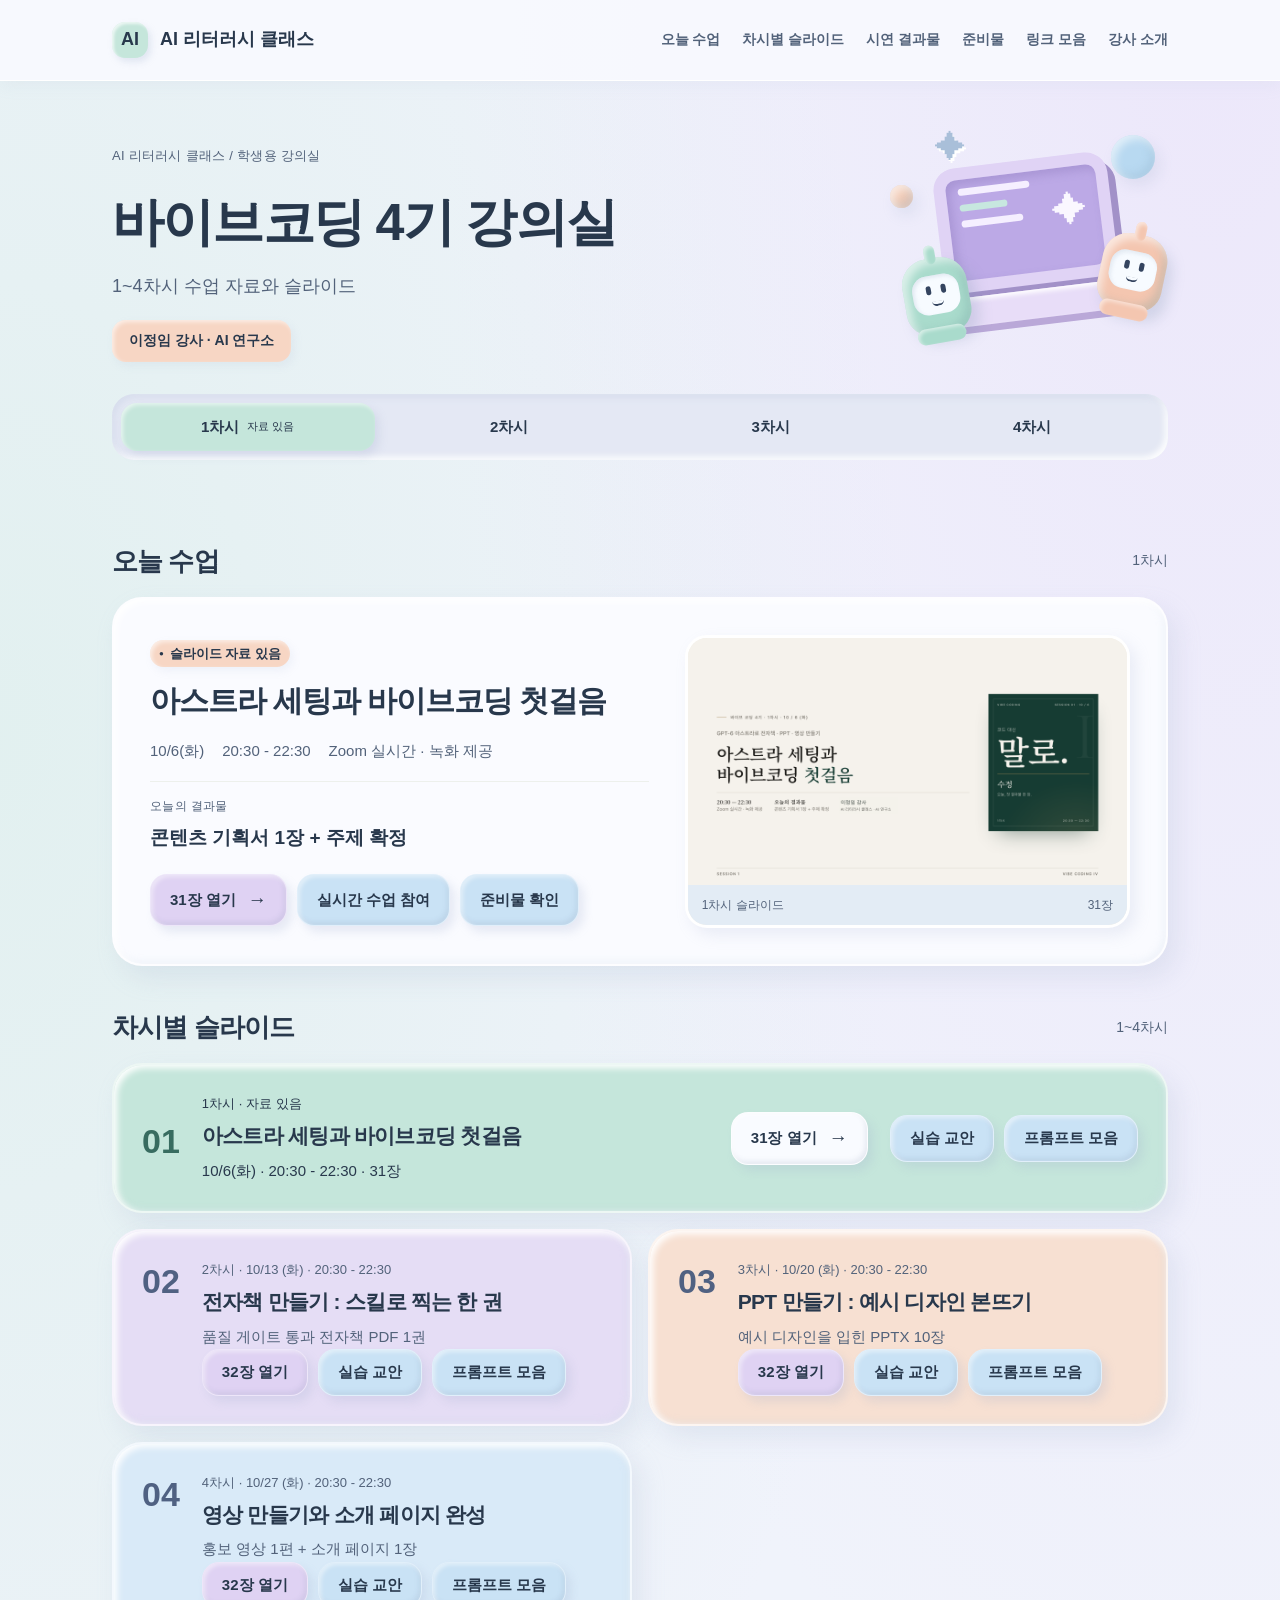
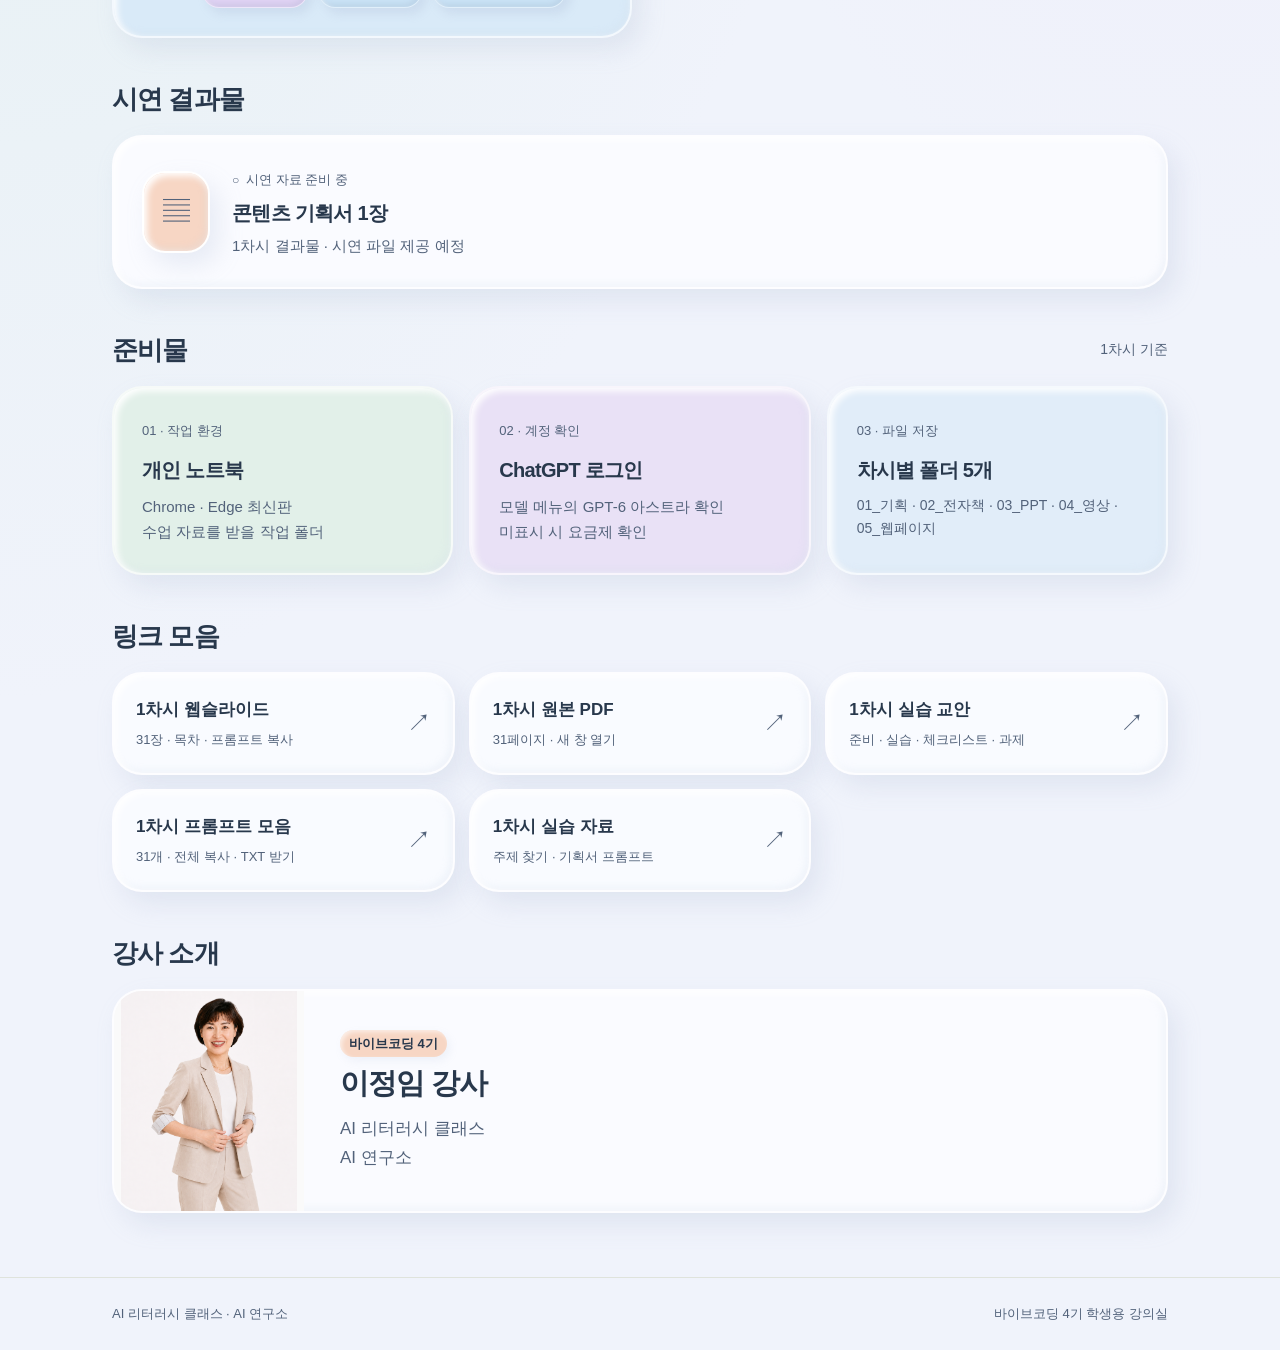
<file: index.html>
<!doctype html>
<html lang="ko">
<head>
<meta charset="utf-8">
<meta name="viewport" content="width=device-width,initial-scale=1">
<title>바이브코딩 4기 강의실 · 이정임 강사</title>
<meta name="description" content="바이브코딩 4기 학생용 강의실. 1차시 아스트라 세팅과 바이브코딩 첫걸음 31장과 수업 자료. 이정임 강사 · AI 리터러시 클래스 · AI 연구소.">
<meta property="og:title" content="바이브코딩 4기 강의실">
<meta property="og:description" content="1차시 31장 슬라이드와 수업 자료 · 이정임 강사 · AI 리터러시 클래스 · AI 연구소">
<meta property="og:type" content="website">
<meta name="theme-color" content="#173c33">
<style>
:root{--ink:#173c33;--body:#303c37;--muted:#61716a;--paper:#f5f3ee;--white:#fff;--soft:#e8eee9;--gold:#c4a56c;--radius:18px;--shadow:0 7px 30px #173c3308}
*{box-sizing:border-box}html{scroll-behavior:smooth;scroll-padding-top:100px}body{margin:0;color:var(--body);background:var(--paper);font:17px/1.7 'Pretendard Variable',Pretendard,'Malgun Gothic',sans-serif;word-break:keep-all;overflow-wrap:anywhere}h1,h2,h3,p,figure{margin:0}h1,h2,h3{color:var(--ink);line-height:1.35;letter-spacing:-.045em;text-wrap:balance}p,li{text-wrap:pretty}a{color:inherit;text-decoration:none}button{font:inherit;cursor:pointer}a:focus-visible,button:focus-visible{outline:3px solid #a37a35;outline-offset:4px}img{display:block;max-width:100%;height:auto}button,a.btn{min-height:44px}button[hidden],[hidden]{display:none!important}.wrap{max-width:1120px;margin:auto;padding:0 32px}.topbar{position:sticky;top:0;z-index:20;background:#ffffffed;backdrop-filter:blur(16px);border-bottom:1px solid #dde3de}.nav-wrap{display:flex;align-items:center;gap:24px;min-height:80px}.brand{font-size:18px;line-height:1.3;font-weight:800;color:var(--ink);display:flex;align-items:center;gap:12px;white-space:nowrap}.brand-mark{width:36px;height:36px;display:grid;place-items:center;background:var(--ink);color:white;border-radius:10px;font-size:18px}.nav{margin-left:auto;display:flex;align-items:center;gap:22px}.nav a{display:flex;align-items:center;min-height:44px;font-size:14px;font-weight:700;color:var(--muted)}.nav a:hover{color:var(--ink)}.menu-toggle{display:none;background:none;border:1px solid #cad5ce;border-radius:8px;color:var(--ink);padding:6px 12px;margin-left:auto}.hero{padding:64px 0 40px}.breadcrumb{font-size:13px;color:var(--muted);letter-spacing:.02em;margin-bottom:20px}.hero-line{display:flex;align-items:flex-end;justify-content:space-between;gap:24px}h1{font-size:clamp(32px,4.3vw,52px);font-weight:800}.hero-sub{margin-top:14px;color:var(--muted);font-size:18px}.course-tag{background:var(--soft);color:var(--ink);padding:9px 17px;border-radius:100px;font-size:14px;font-weight:700;white-space:nowrap}.session-strip{display:flex;align-items:center;gap:0;margin-top:32px;background:#e9e8e1;padding:7px;border-radius:12px}.session-strip a{flex:1;text-align:center;min-height:48px;display:flex;align-items:center;justify-content:center;gap:8px;font-weight:700;font-size:15px;color:#627269;border-radius:8px}.session-strip a.current{background:white;color:var(--ink);box-shadow:0 3px 10px #00000009}.session-strip small{font-size:11px;font-weight:500}.content{padding-bottom:64px}.section{margin-top:44px}.section-head{display:flex;align-items:center;justify-content:space-between;gap:20px;margin-bottom:18px}.section-head h2{font-size:26px;font-weight:800}.section-head p{color:var(--muted);font-size:14px}.card{background:var(--white);border-radius:var(--radius);box-shadow:var(--shadow);padding:28px}.today{display:grid;grid-template-columns:minmax(0,1.12fr) minmax(0,1fr);gap:36px;align-items:center;padding:36px}.badge{display:inline-flex;align-items:center;gap:6px;line-height:1.5;border-radius:5px;background:var(--soft);color:var(--ink);padding:4px 9px;font-size:13px;font-weight:700}.badge.ready::before{content:'●';font-size:8px}.today h3{margin-top:14px;font-size:30px}.meta{display:flex;gap:8px 18px;flex-wrap:wrap;margin:16px 0;font-size:15px;color:var(--muted)}.meta span{display:inline-flex;align-items:center;gap:7px}.goal{padding:14px 0 20px;border-top:1px solid #edf0ec;margin-top:18px}.goal small{display:block;font-size:12px;letter-spacing:.025em;color:var(--muted);margin-bottom:5px}.goal strong{font-size:19px;color:var(--ink)}.actions{display:flex;gap:10px;flex-wrap:wrap}.btn{display:inline-flex;align-items:center;justify-content:center;gap:12px;padding:11px 19px;line-height:1.5;background:var(--ink);color:white;border-radius:9px;font-weight:700;font-size:15px}.btn.secondary{background:var(--soft);color:var(--ink)}.btn .arrow{font-size:19px}.slide-preview{border-radius:10px;overflow:hidden;background:#f4f1e9;box-shadow:0 8px 30px #173c3310}.slide-preview figcaption{padding:10px 14px;background:#e8eee9;font-size:12px;color:var(--muted);display:flex;justify-content:space-between}.lesson-grid{display:grid;grid-template-columns:repeat(2,minmax(0,1fr));gap:16px}.lesson{display:flex;gap:22px;align-items:flex-start}.lesson.available{grid-column:1/-1;align-items:center;background:var(--ink);color:#e6ede8}.lesson.available h3{color:white}.lesson-number{flex:none;font-size:34px;line-height:1;font-weight:700;color:#b7c9bd;padding-top:5px}.lesson.available .lesson-number{color:var(--gold)}.lesson-copy{flex:1;min-width:0}.lesson h3{font-size:21px;margin:7px 0}.lesson .lesson-label{font-size:13px;color:var(--muted)}.lesson.available .lesson-label,.lesson.available .lesson-description{color:#c7d5cd}.lesson-description{font-size:15px;color:var(--muted)}.lesson.available .btn{background:#fff;color:var(--ink);flex:none}.pending{display:inline-flex;align-items:center;gap:7px;font-size:13px;color:var(--muted)}.pending::before{content:'○';font-size:12px}.pending-card .placeholder{margin-top:20px;height:3px;background:#edf0ec;width:45%;border-radius:10px}.two-cols{display:grid;grid-template-columns:repeat(2,minmax(0,1fr));gap:18px}.demo-card{display:flex;align-items:center;gap:22px}.demo-symbol{flex:none;width:68px;height:82px;border:1px solid #d9e1d9;border-radius:8px;background:var(--paper);display:grid;place-items:center;font-size:27px;color:var(--muted)}.demo-card h3{font-size:20px;margin:6px 0}.demo-card p{color:var(--muted);font-size:15px}.prep-grid{display:grid;grid-template-columns:repeat(3,minmax(0,1fr));gap:16px}.prep h3{font-size:20px;margin:12px 0 10px}.prep .prep-num{font-size:13px;color:var(--muted)}.prep p{font-size:15px;color:var(--muted)}.folder-list{font-size:14px!important}.link-list{display:grid;grid-template-columns:repeat(3,minmax(0,1fr));gap:14px}.resource-link{display:flex;align-items:center;justify-content:space-between;gap:14px;padding:22px}.resource-link strong{display:block;font-size:17px;color:var(--ink)}.resource-link small{display:block;color:var(--muted);font-size:13px;margin-top:4px}.resource-link .arrow{font-size:24px;color:var(--muted)}.resource-link:hover{box-shadow:0 5px 22px #173c3315}.instructor{display:grid;grid-template-columns:190px 1fr;gap:36px;align-items:center;padding:0;overflow:hidden}.instructor-photo{height:220px;background:#fafafa}.instructor-photo img{width:100%;height:100%;object-fit:contain}.instructor-copy{padding:28px 28px 28px 0}.instructor h3{font-size:29px;margin:6px 0 12px}.instructor-copy p{font-size:17px;color:var(--muted)}footer{border-top:1px solid #dfe3dc;padding:25px 0;color:var(--muted);font-size:13px}.footer-inner{display:flex;justify-content:space-between;gap:20px}.skip{position:absolute;left:10px;top:-100px;padding:10px;background:white;z-index:99}.skip:focus{top:8px}
@media(max-width:1050px){.nav{gap:12px}.nav a{font-size:12px}.nav-wrap{gap:14px}.brand{font-size:15px}.wrap{padding:0 24px}}
@media(max-width:760px){html{scroll-padding-top:85px}.wrap{padding:0 20px}.nav-wrap{min-height:68px;flex-wrap:wrap;gap:0}.brand{font-size:16px}.menu-toggle{display:block}.nav{display:none;order:3;flex-basis:100%;margin:0;padding:8px 0 16px;flex-wrap:wrap;gap:2px 20px}.nav.open{display:flex}.nav a{font-size:15px}.hero{padding:36px 0 28px}.hero-line{display:block}.hero-sub{font-size:16px}.course-tag{display:inline-block;margin-top:18px}.session-strip{margin-top:24px}.session-strip a{font-size:13px;gap:0}.session-strip small{display:none}.section{margin-top:30px}.section-head{align-items:flex-start}.section-head h2{font-size:23px}.section-head p{font-size:12px}.card{padding:22px}.today{grid-template-columns:1fr;padding:24px;gap:24px}.today h3{font-size:26px}.meta{font-size:14px;gap:6px 14px}.lesson-grid,.two-cols,.prep-grid,.link-list{grid-template-columns:1fr}.lesson.available{grid-column:auto;flex-wrap:wrap;gap:16px}.lesson-number{font-size:28px}.lesson h3{font-size:20px}.lesson.available .lesson-copy{flex-basis:calc(100% - 44px)}.lesson.available .btn{margin-left:44px}.lesson{gap:16px}.instructor{grid-template-columns:115px 1fr;gap:18px;padding:0}.instructor-photo{height:190px}.instructor-copy{padding:20px 16px 20px 0}.instructor h3{font-size:23px}.instructor-copy p{font-size:14px}.footer-inner{display:block}.footer-inner p+p{margin-top:5px}}
@media(prefers-reduced-motion:reduce){html{scroll-behavior:auto}.topbar{backdrop-filter:none}}
</style>
<link rel="stylesheet" href="clay-theme.css"></head>
<body>
<a class="skip" href="#main">본문 바로가기</a>
<header class="topbar"><div class="wrap nav-wrap">
<a class="brand" href="#classroom"><span class="brand-mark" aria-hidden="true">AI</span>AI 리터러시 클래스</a>
<button class="menu-toggle" type="button" aria-expanded="false" aria-controls="topnav">메뉴</button>
<nav class="nav" id="topnav" aria-label="강의실 메뉴"><a href="#today">오늘 수업</a><a href="#lessons">차시별 슬라이드</a><a href="#demo">시연 결과물</a><a href="#prepare">준비물</a><a href="#links">링크 모음</a><a href="#instructor">강사 소개</a></nav>
</div></header>
<main id="main"><div class="wrap">
<section class="hero" id="classroom" aria-labelledby="classroomTitle">
<p class="breadcrumb">AI 리터러시 클래스 / 학생용 강의실</p>
<div class="hero-line"><div><h1 id="classroomTitle">바이브코딩 4기 강의실</h1><p class="hero-sub">1~4차시 수업 자료와 슬라이드</p></div><span class="course-tag">이정임 강사 · AI 연구소</span></div>
<div class="clay-scene" aria-hidden="true"><div class="clay-orbit orbit-one"></div><div class="clay-orbit orbit-two"></div><div class="clay-laptop"><div class="clay-screen"><span class="clay-code">✦</span><i></i><i></i><i></i></div><div class="clay-keyboard"></div></div><div class="clay-bot bot-mint"><div class="clay-face"><i></i><i></i><b></b></div></div><div class="clay-bot bot-peach"><div class="clay-face"><i></i><i></i><b></b></div></div><div class="clay-star">✦</div></div><nav class="session-strip" aria-label="차시 바로가기"><a class="current" href="#lesson-1" aria-label="1차시 자료 있음">1차시 <small>자료 있음</small></a><a href="#lesson-2" aria-label="2차시 자료 있음">2차시</a><a href="#lesson-3" aria-label="3차시 자료 있음">3차시</a><a href="#lesson-4" aria-label="4차시 자료 있음">4차시</a></nav>
</section>
<div class="content">
<section class="section" id="today" aria-labelledby="todayTitle"><div class="section-head"><h2 id="todayTitle">오늘 수업</h2><p>1차시</p></div>
<div class="card today"><div><span class="badge ready">슬라이드 자료 있음</span><h3>아스트라 세팅과 바이브코딩 첫걸음</h3><div class="meta"><span>10/6(화)</span><span>20:30 - 22:30</span><span>Zoom 실시간 · 녹화 제공</span></div><div class="goal"><small>오늘의 결과물</small><strong>콘텐츠 기획서 1장 + 주제 확정</strong></div><div class="actions"><a class="btn" href="lessons/01/slides.html?slide=1&mode=study">31장 열기 <span class="arrow" aria-hidden="true">→</span></a><a class="btn secondary" href="lessons/01/slides.html?slide=1" aria-label="강사 화면을 따라가는 실시간 수업 참여">실시간 수업 참여</a><a class="btn secondary" href="#prepare">준비물 확인</a></div></div>
<figure class="slide-preview"><img src="lessons/01/assets/page-01.png" alt="1차시 아스트라 세팅과 바이브코딩 첫걸음 표지" width="1920" height="1080"><figcaption><span>1차시 슬라이드</span><span>31장</span></figcaption></figure></div></section>
<section class="section" id="lessons" aria-labelledby="lessonsTitle"><div class="section-head"><h2 id="lessonsTitle">차시별 슬라이드</h2><p>1~4차시</p></div><div class="lesson-grid">
<article class="card lesson available" id="lesson-1"><span class="lesson-number" aria-hidden="true">01</span><div class="lesson-copy"><p class="lesson-label">1차시 · 자료 있음</p><h3>아스트라 세팅과 바이브코딩 첫걸음</h3><p class="lesson-description">10/6(화) · 20:30 - 22:30 · 31장</p></div><a class="btn" href="lessons/01/slides.html?slide=1&mode=study" aria-label="1차시 슬라이드 31장 열기">31장 열기 <span class="arrow" aria-hidden="true">→</span></a><div class="actions"><a class="btn secondary" href="lessons/01/practice.html">실습 교안</a><a class="btn secondary" href="lessons/01/prompts.html">프롬프트 모음</a></div></article>
<article class="card lesson" id="lesson-2"><span class="lesson-number">02</span><div class="lesson-copy"><p class="lesson-label">2차시 · 10/13 (화) · 20:30 - 22:30</p><h3>전자책 만들기 : 스킬로 찍는 한 권</h3><p class="lesson-description">품질 게이트 통과 전자책 PDF 1권</p><div class="actions"><a class="btn" href="lessons/02/slides.html?slide=1&mode=study">32장 열기</a><a class="btn secondary" href="lessons/02/practice.html">실습 교안</a><a class="btn secondary" href="lessons/02/prompts.html">프롬프트 모음</a></div></div></article>
<article class="card lesson" id="lesson-3"><span class="lesson-number">03</span><div class="lesson-copy"><p class="lesson-label">3차시 · 10/20 (화) · 20:30 - 22:30</p><h3>PPT 만들기 : 예시 디자인 본뜨기</h3><p class="lesson-description">예시 디자인을 입힌 PPTX 10장</p><div class="actions"><a class="btn" href="lessons/03/slides.html?slide=1&mode=study">32장 열기</a><a class="btn secondary" href="lessons/03/practice.html">실습 교안</a><a class="btn secondary" href="lessons/03/prompts.html">프롬프트 모음</a></div></div></article>
<article class="card lesson" id="lesson-4"><span class="lesson-number">04</span><div class="lesson-copy"><p class="lesson-label">4차시 · 10/27 (화) · 20:30 - 22:30</p><h3>영상 만들기와 소개 페이지 완성</h3><p class="lesson-description">홍보 영상 1편 + 소개 페이지 1장</p><div class="actions"><a class="btn" href="lessons/04/slides.html?slide=1&mode=study">32장 열기</a><a class="btn secondary" href="lessons/04/practice.html">실습 교안</a><a class="btn secondary" href="lessons/04/prompts.html">프롬프트 모음</a></div></div></article>

</div></section>
<section class="section" id="demo" aria-labelledby="demoTitle"><div class="section-head"><h2 id="demoTitle">시연 결과물</h2></div><div class="card demo-card"><div class="demo-symbol" aria-hidden="true">▤</div><div><span class="pending">시연 자료 준비 중</span><h3>콘텐츠 기획서 1장</h3><p>1차시 결과물 · 시연 파일 제공 예정</p></div></div></section>
<section class="section" id="prepare" aria-labelledby="prepareTitle"><div class="section-head"><h2 id="prepareTitle">준비물</h2><p>1차시 기준</p></div><div class="prep-grid">
<article class="card prep"><span class="prep-num">01 · 작업 환경</span><h3>개인 노트북</h3><p>Chrome · Edge 최신판</p><p>수업 자료를 받을 작업 폴더</p></article>
<article class="card prep"><span class="prep-num">02 · 계정 확인</span><h3>ChatGPT 로그인</h3><p>모델 메뉴의 GPT-6 아스트라 확인</p><p>미표시 시 요금제 확인</p></article>
<article class="card prep"><span class="prep-num">03 · 파일 저장</span><h3>차시별 폴더 5개</h3><p class="folder-list">01_기획 · 02_전자책 · 03_PPT · 04_영상 · 05_웹페이지</p></article>
</div></section>
<section class="section" id="links" aria-labelledby="linksTitle"><div class="section-head"><h2 id="linksTitle">링크 모음</h2></div><div class="link-list">
<a class="card resource-link" href="lessons/01/slides.html?slide=1&mode=study"><span><strong>1차시 웹슬라이드</strong><small>31장 · 목차 · 프롬프트 복사</small></span><span class="arrow" aria-hidden="true">↗</span></a>
<a class="card resource-link" href="pdf/lesson01.pdf" target="_blank" rel="noopener"><span><strong>1차시 원본 PDF</strong><small>31페이지 · 새 창 열기</small></span><span class="arrow" aria-hidden="true">↗</span></a>
<a class="card resource-link" href="lessons/01/practice.html"><span><strong>1차시 실습 교안</strong><small>준비 · 실습 · 체크리스트 · 과제</small></span><span class="arrow" aria-hidden="true">↗</span></a>
<a class="card resource-link" href="lessons/01/prompts.html"><span><strong>1차시 프롬프트 모음</strong><small>31개 · 전체 복사 · TXT 받기</small></span><span class="arrow" aria-hidden="true">↗</span></a>
<a class="card resource-link" href="lessons/01/slides.html?slide=23&mode=study"><span><strong>1차시 실습 자료</strong><small>주제 찾기 · 기획서 프롬프트</small></span><span class="arrow" aria-hidden="true">↗</span></a>
</div></section>
<section class="section" id="instructor" aria-labelledby="instructorTitle"><div class="section-head"><h2 id="instructorTitle">강사 소개</h2></div><div class="card instructor"><figure class="instructor-photo"><img src="assets/instructor.png" alt="이정임 강사" width="1122" height="1402" loading="lazy"></figure><div class="instructor-copy"><span class="badge">바이브코딩 4기</span><h3>이정임 강사</h3><p>AI 리터러시 클래스</p><p>AI 연구소</p></div></div></section>
</div></div></main>
<footer><div class="wrap footer-inner"><p>AI 리터러시 클래스 · AI 연구소</p><p>바이브코딩 4기 학생용 강의실</p></div></footer>
<script>
const menu=document.querySelector('.menu-toggle'),nav=document.getElementById('topnav');
menu.addEventListener('click',()=>{const open=menu.getAttribute('aria-expanded')!=='true';menu.setAttribute('aria-expanded',String(open));nav.classList.toggle('open',open);menu.textContent=open?'닫기':'메뉴';});
nav.querySelectorAll('a').forEach(a=>a.addEventListener('click',()=>{nav.classList.remove('open');menu.setAttribute('aria-expanded','false');menu.textContent='메뉴';}));
document.addEventListener('keydown',e=>{if(e.key==='Escape'&&menu.getAttribute('aria-expanded')==='true'){nav.classList.remove('open');menu.setAttribute('aria-expanded','false');menu.textContent='메뉴';menu.focus();}});
</script>
</body></html>
</file>
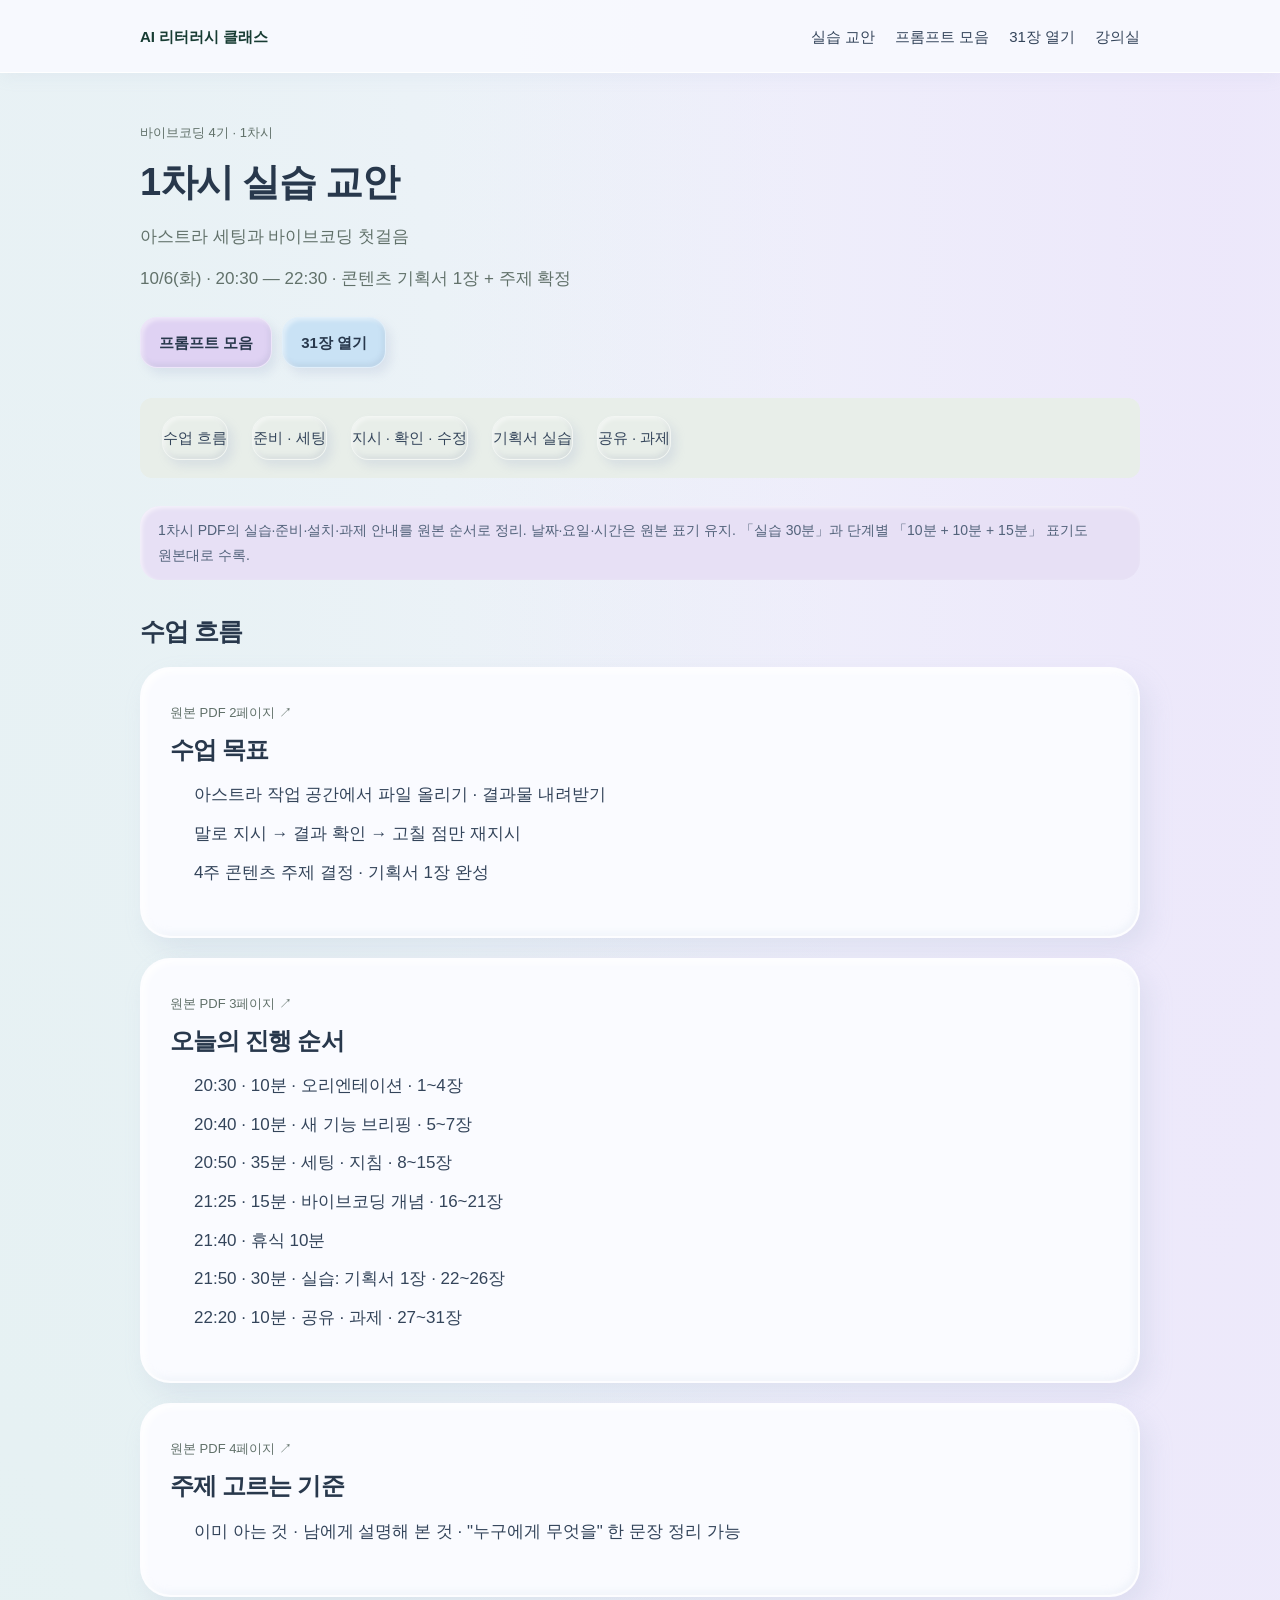
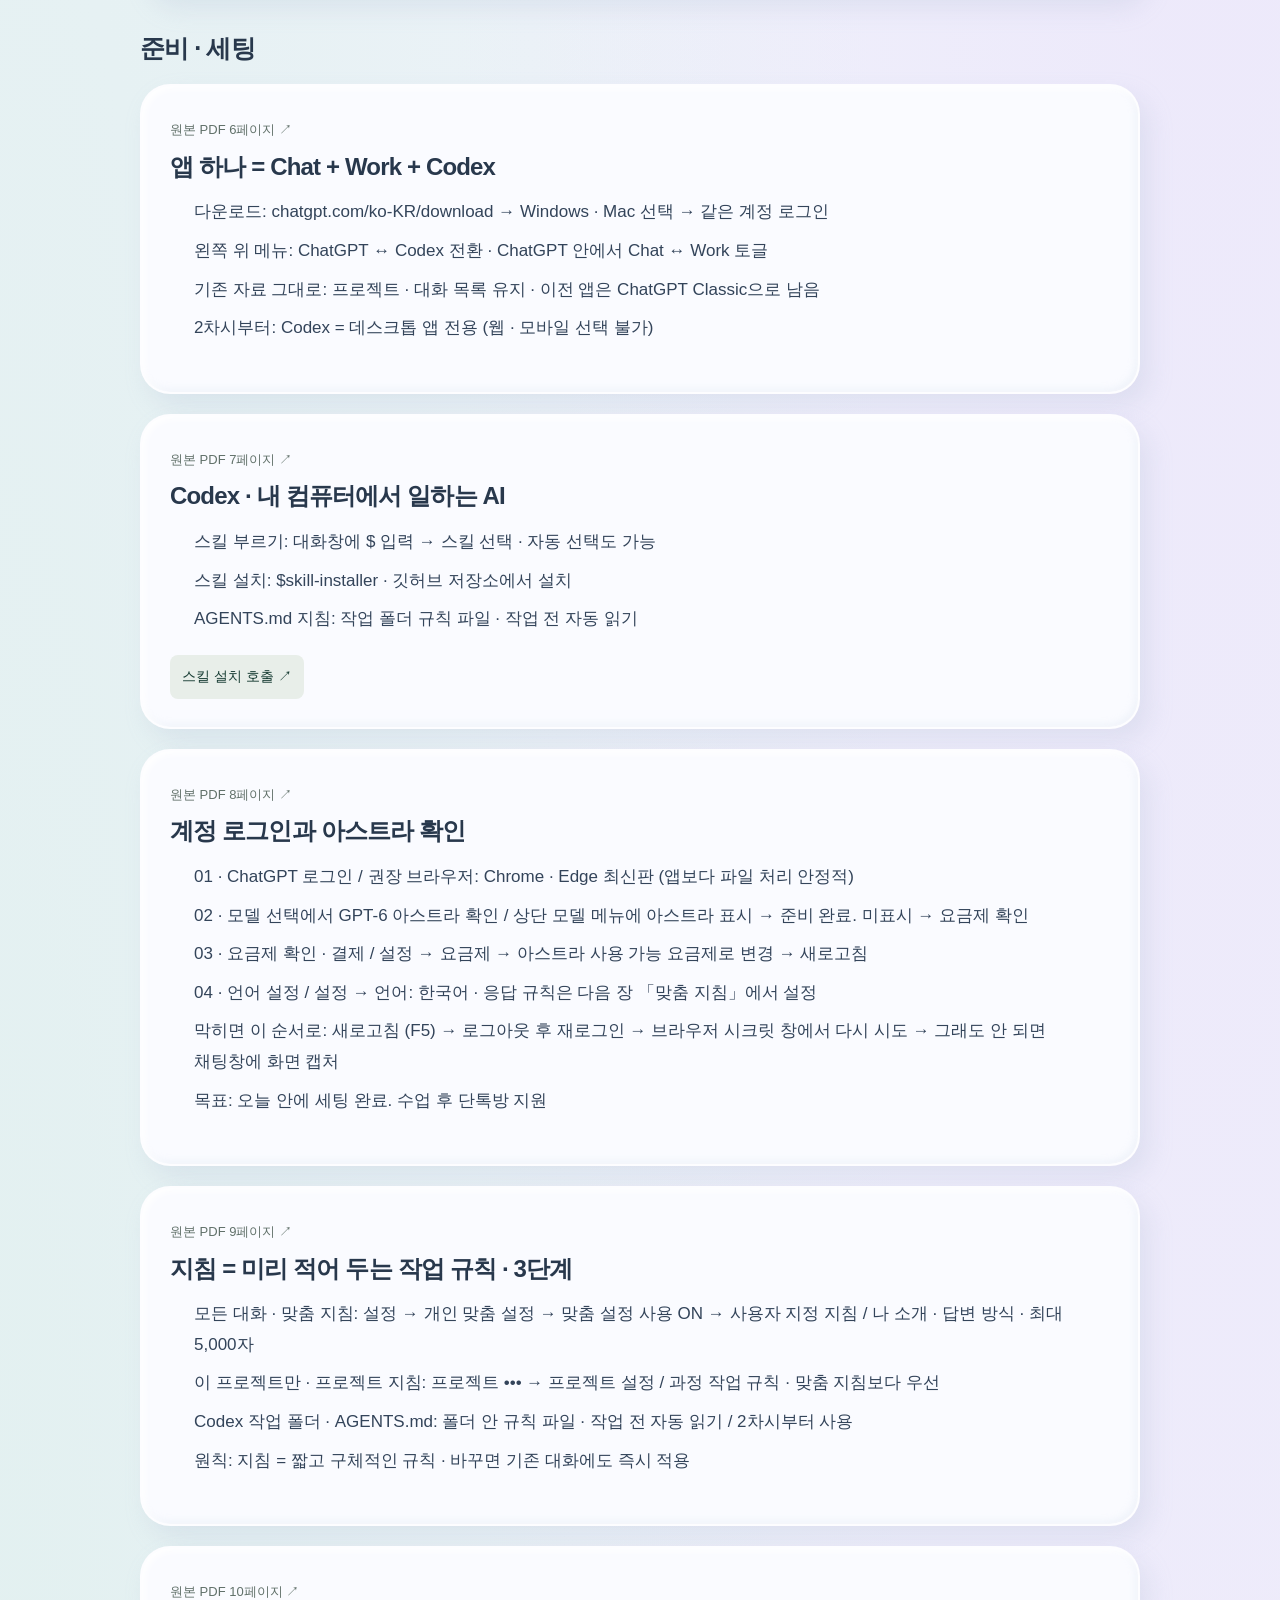
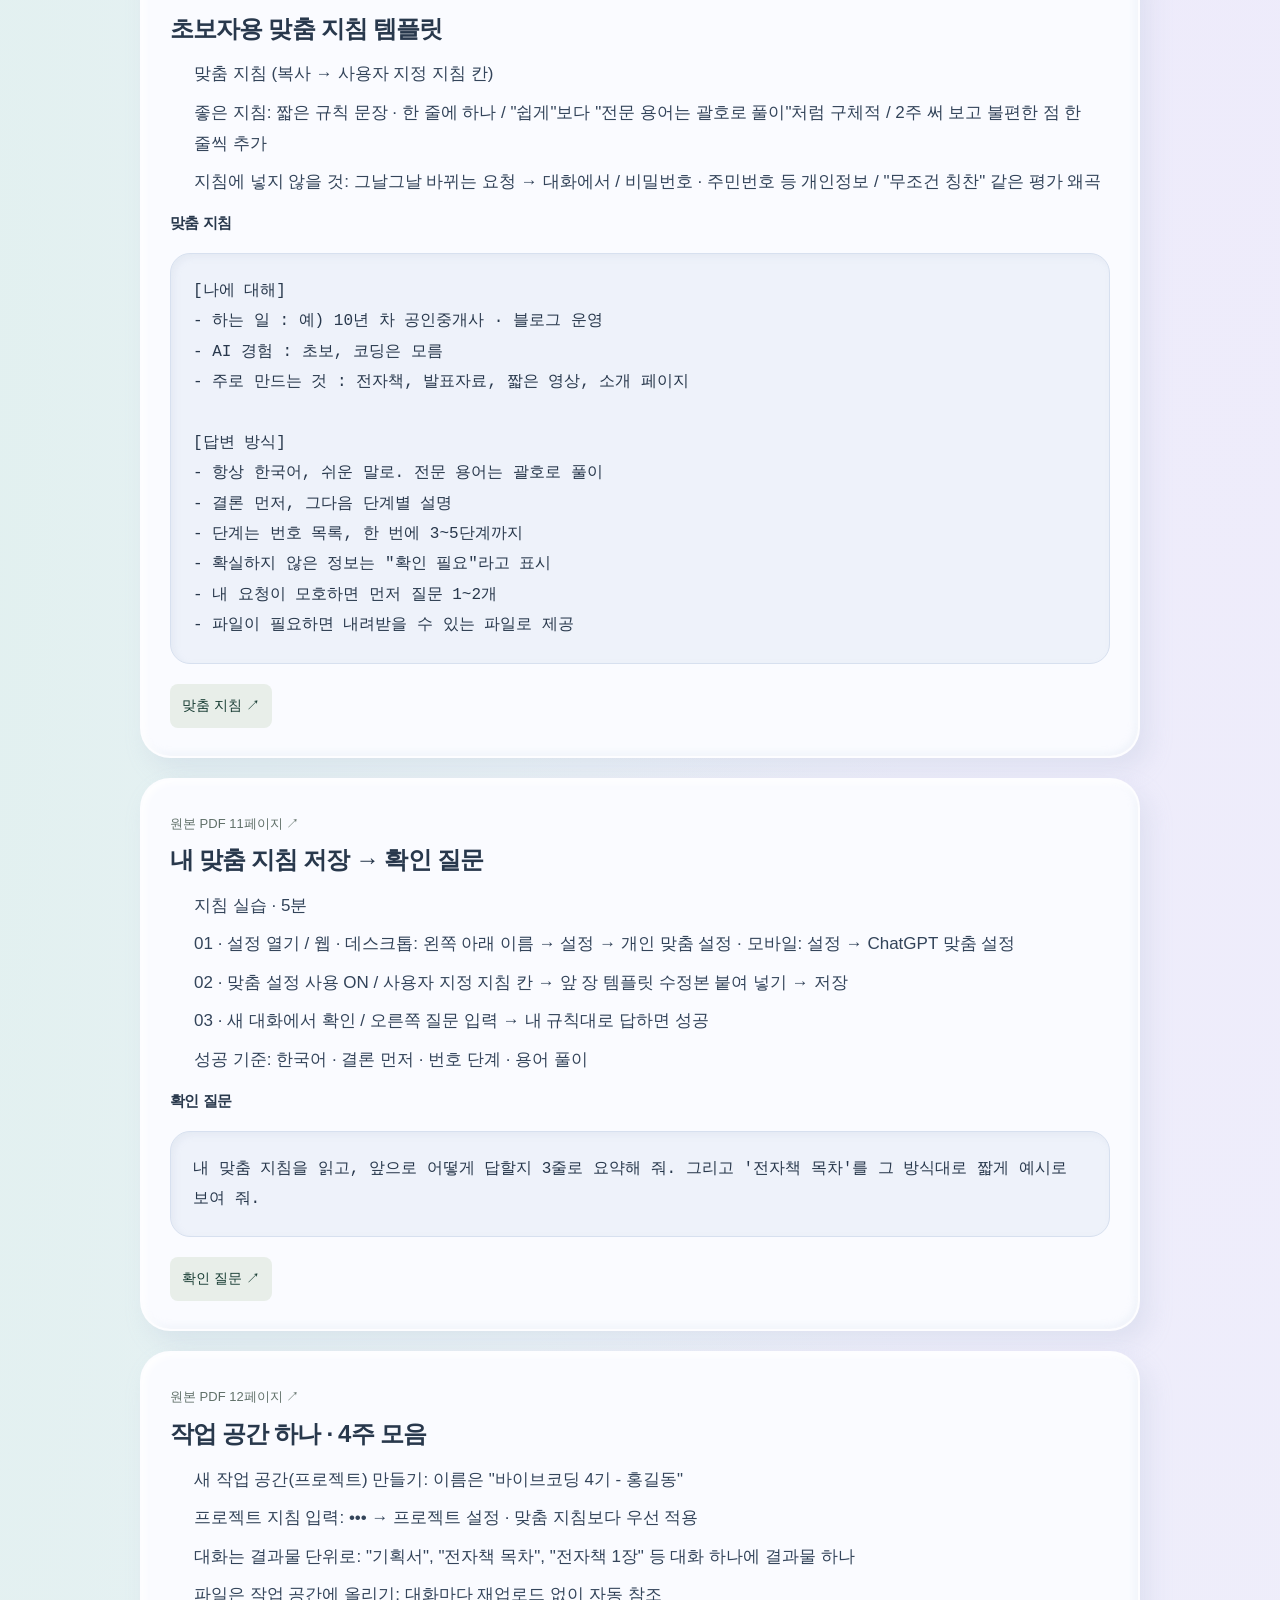
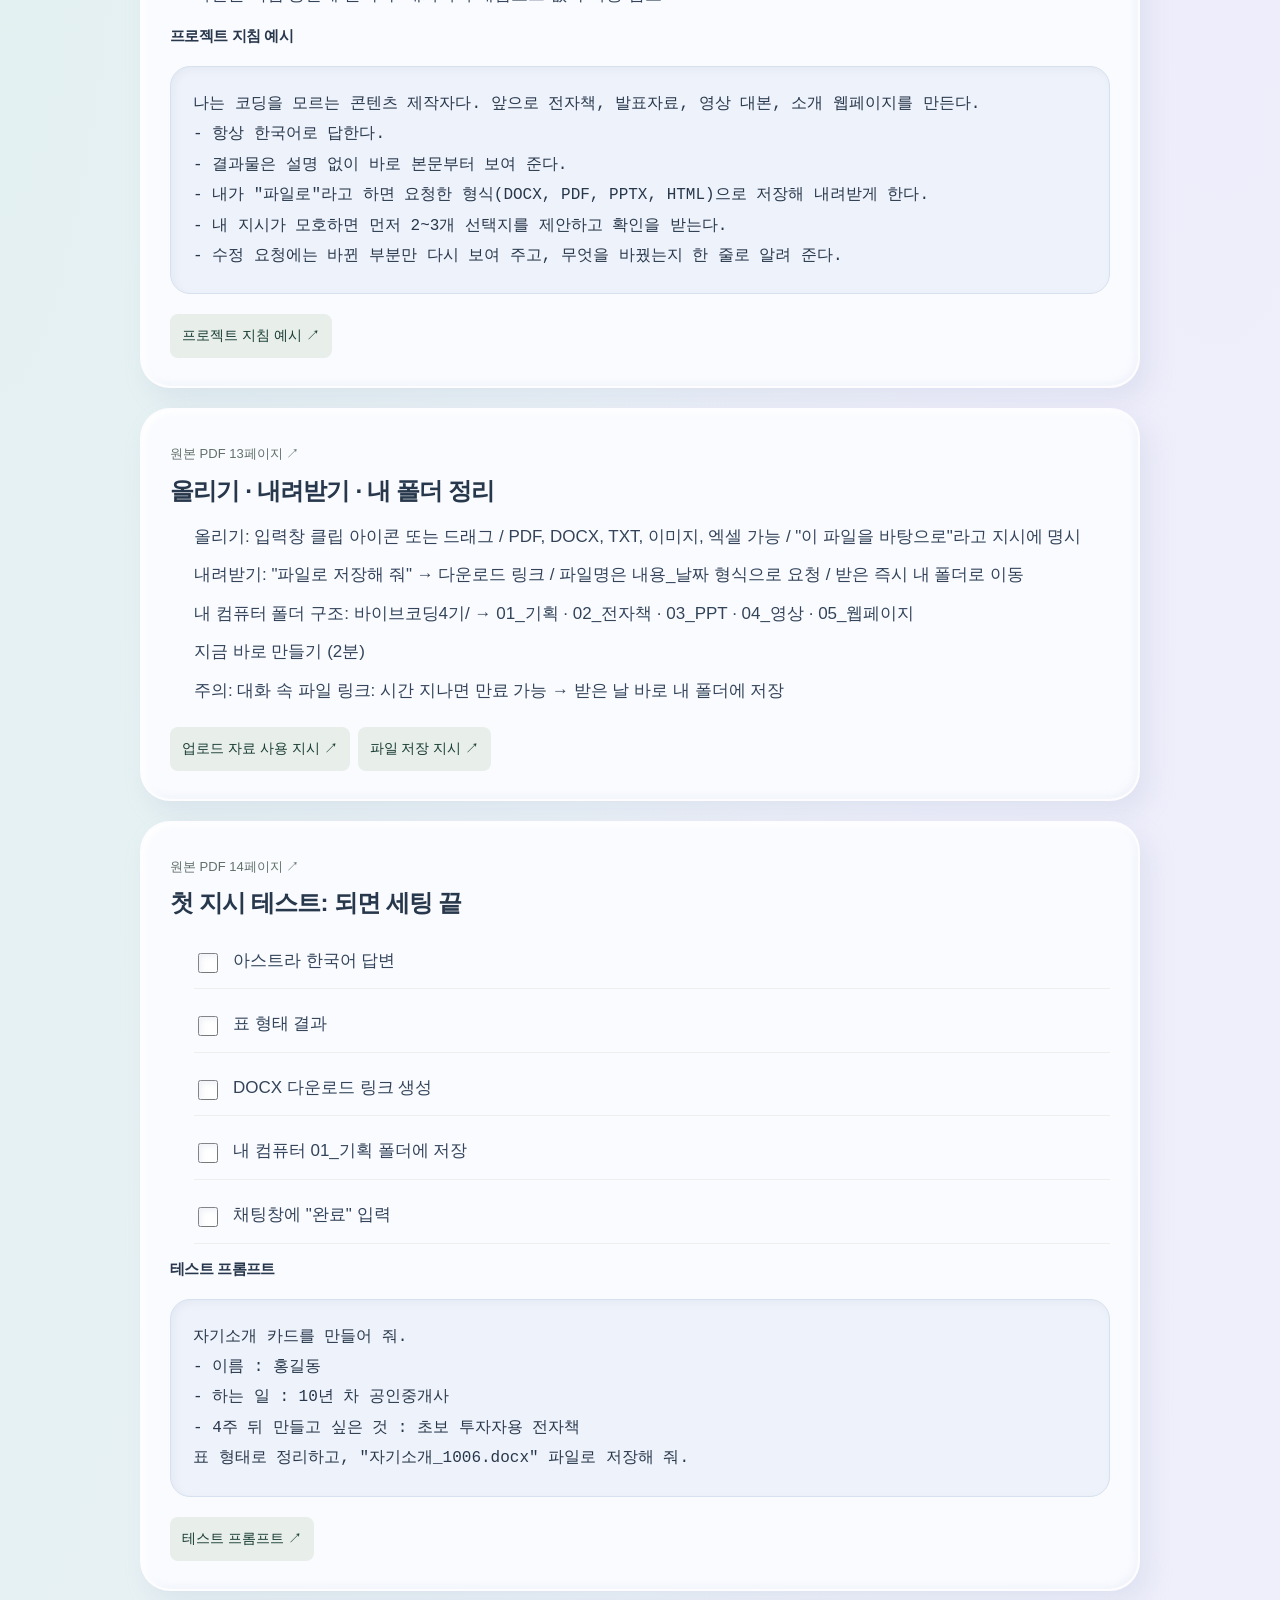
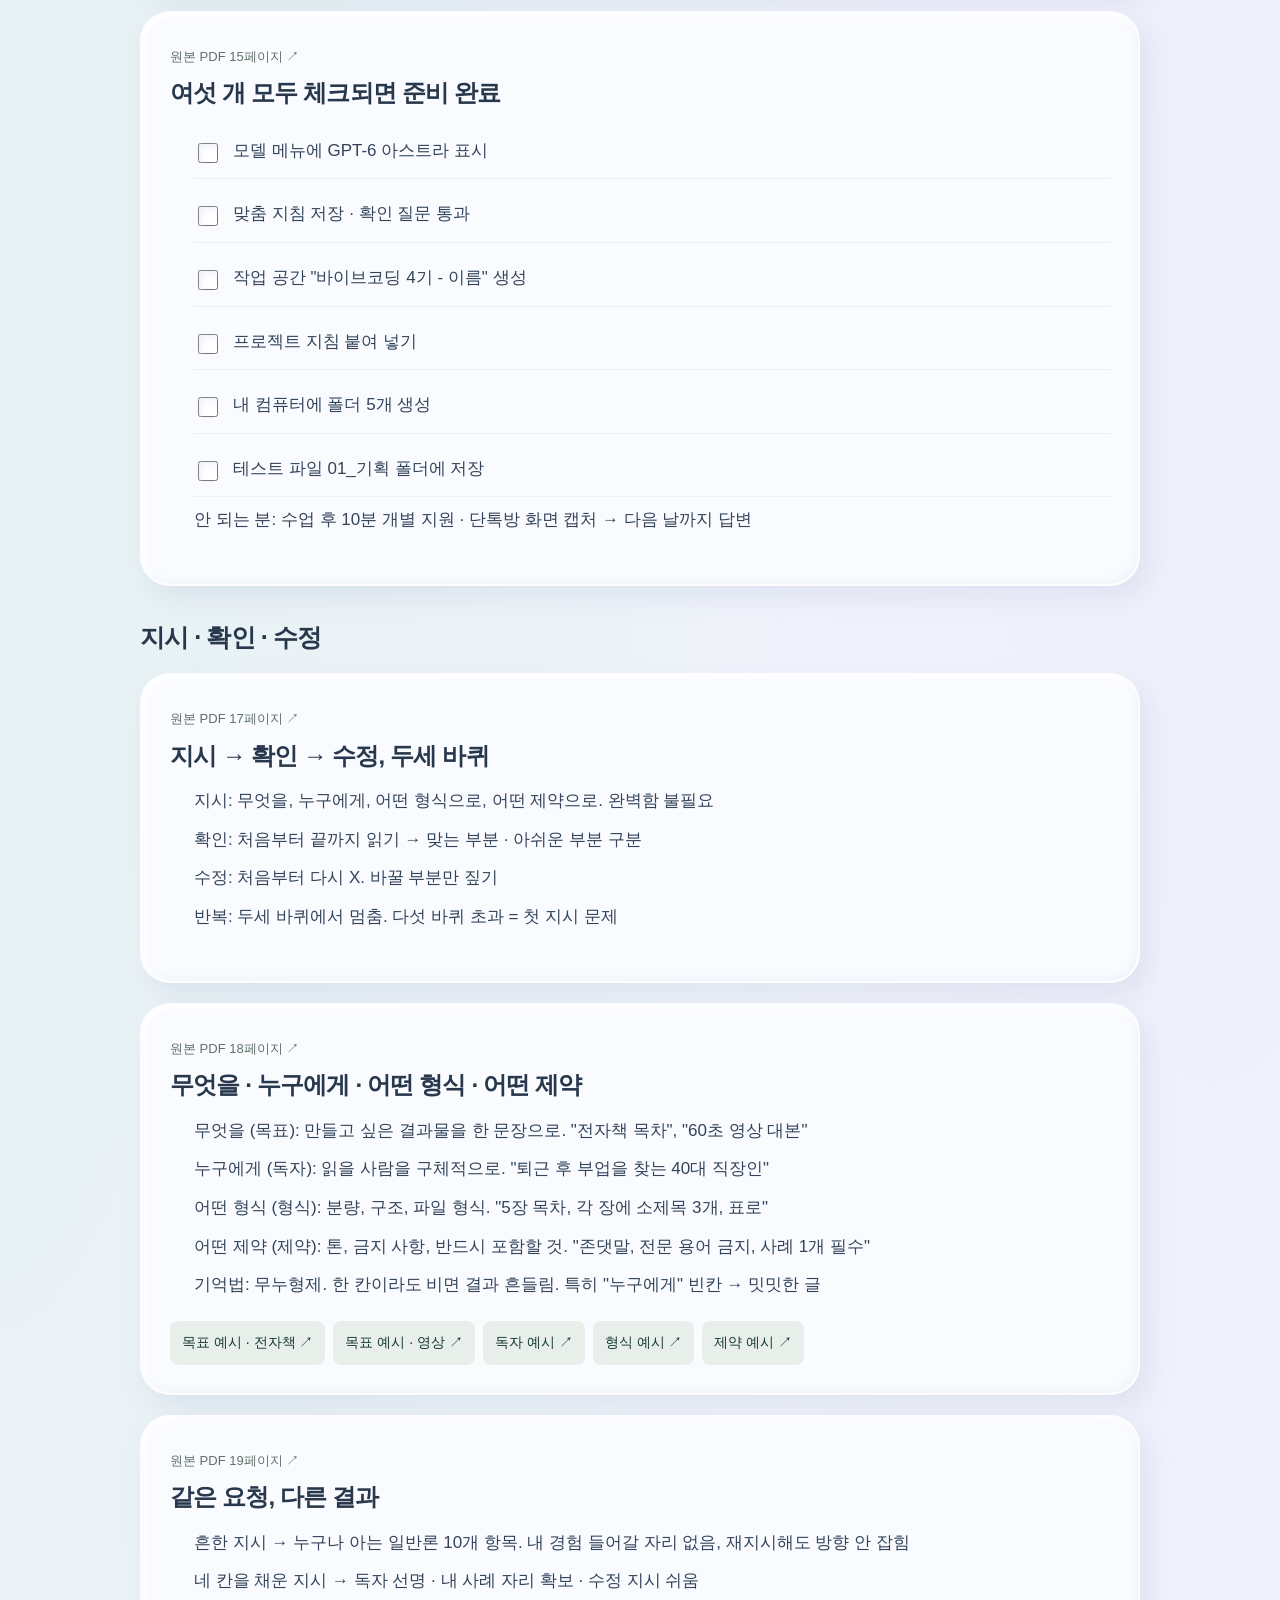
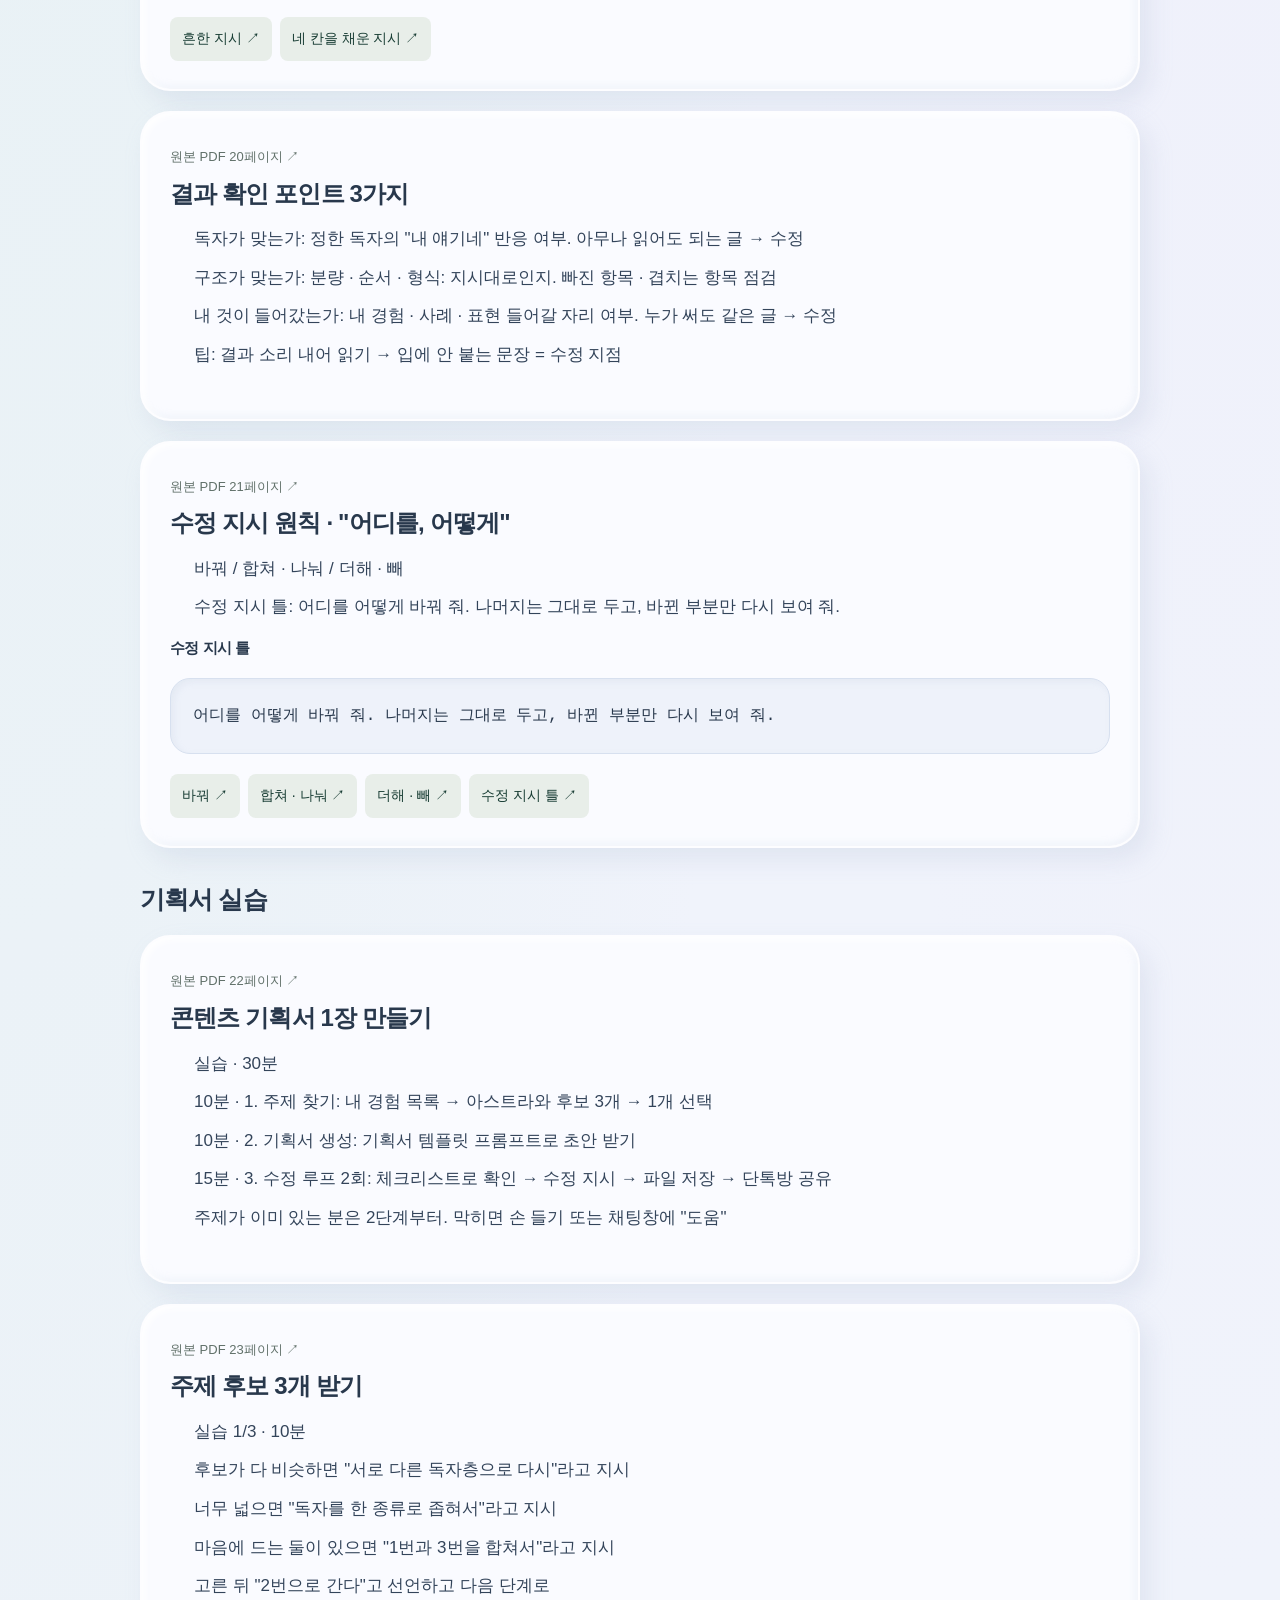
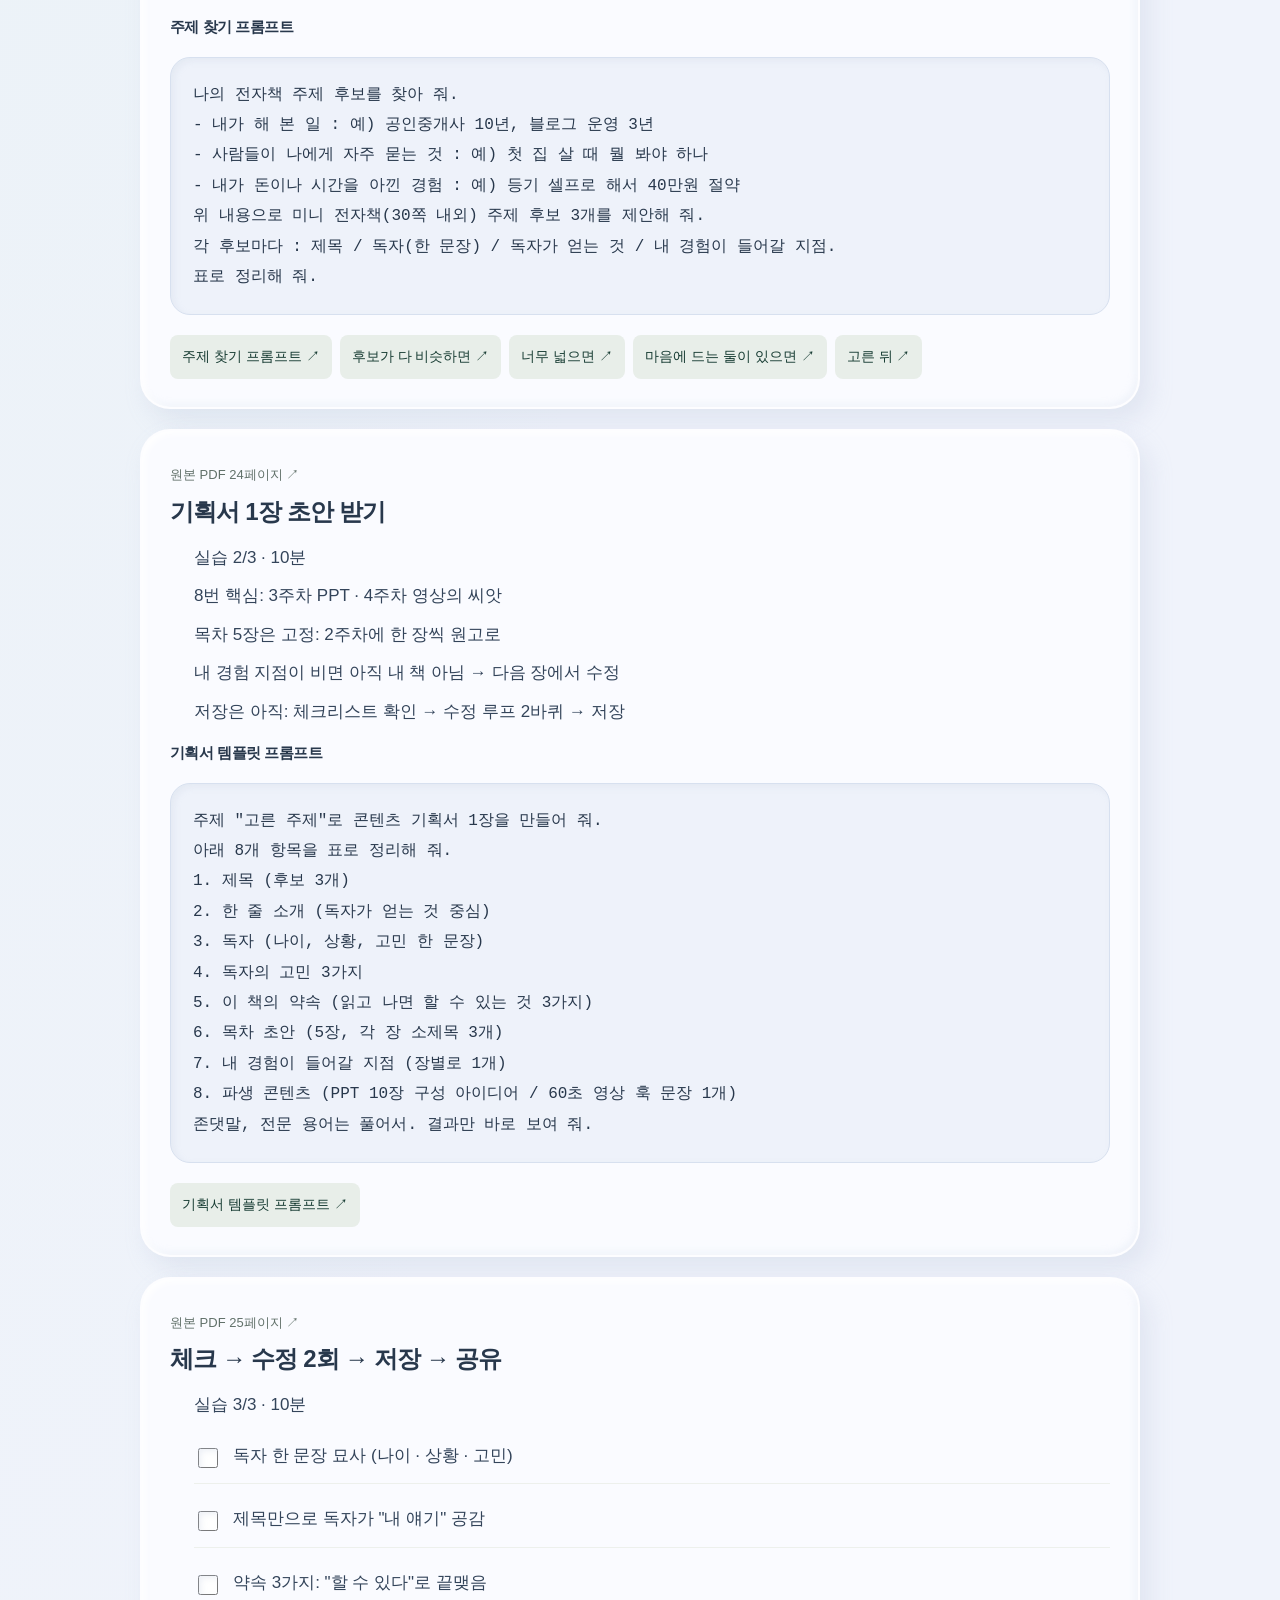
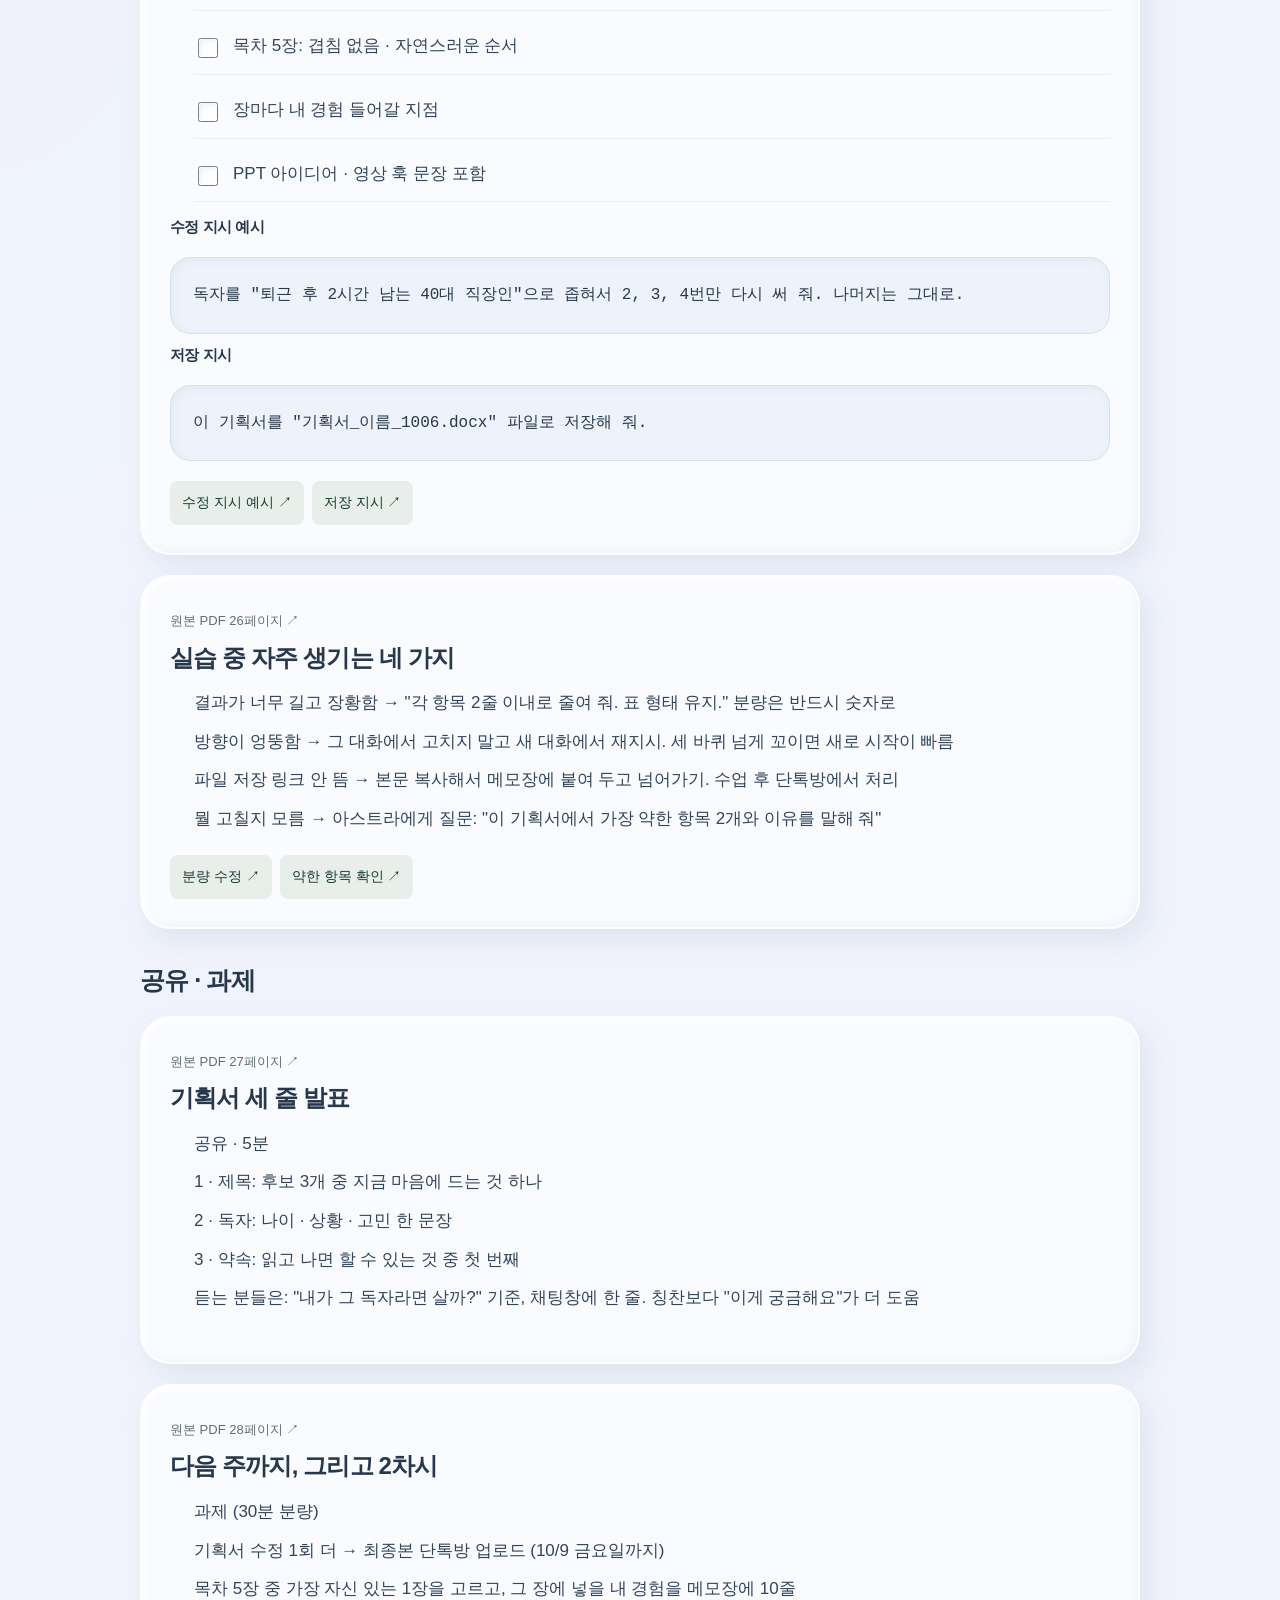
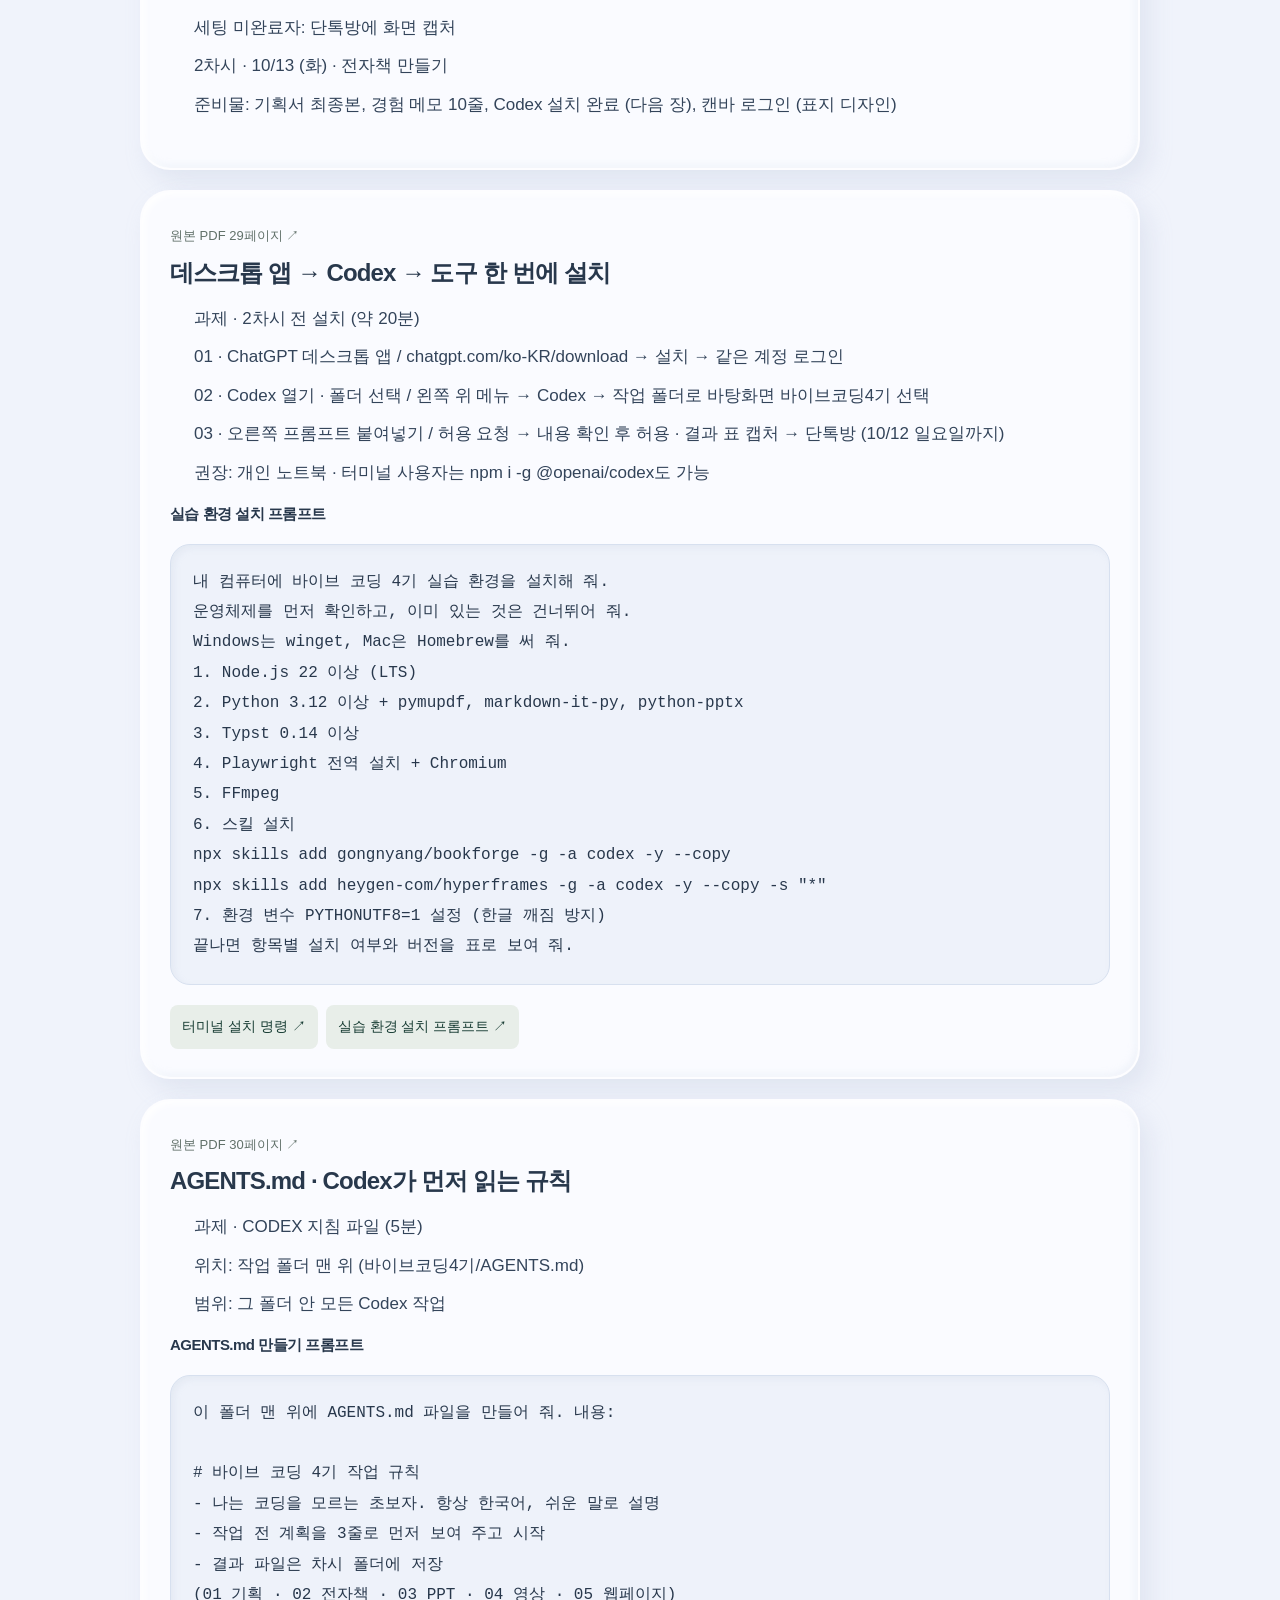
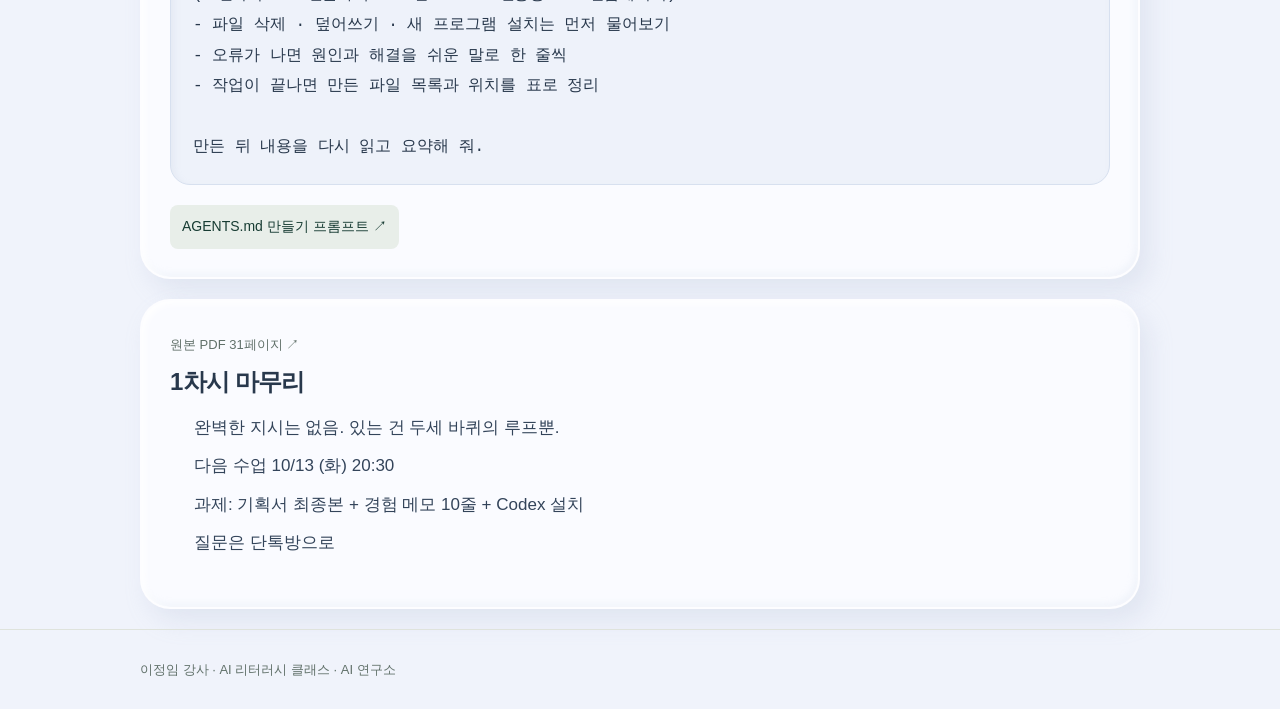
<file: lessons/01/practice.html>
<!doctype html><html lang="ko"><head><meta charset="utf-8"><meta name="viewport" content="width=device-width,initial-scale=1"><title>1차시 실습 교안 · 바이브코딩 4기</title><style>*{box-sizing:border-box}html{scroll-behavior:smooth;scroll-padding-top:90px}body{margin:0;background:#f5f3ee;color:#303c37;font:17px/1.8 Pretendard,"Malgun Gothic",sans-serif;word-break:keep-all;overflow-wrap:anywhere}a{color:inherit;text-decoration:none}button{font:inherit;cursor:pointer}a:focus-visible,button:focus-visible,input:focus-visible{outline:3px solid #a37a35;outline-offset:4px}h1,h2,h3,p{margin:0}h1,h2,h3{line-height:1.4;letter-spacing:-.04em;color:#173c33}header{background:#ffffffed;border-bottom:1px solid #dde3de;position:sticky;top:0;z-index:10}.wrap{max-width:1060px;margin:auto;padding:0 30px}.top{min-height:72px;display:flex;align-items:center;justify-content:space-between;gap:20px}.brand{font-weight:800;color:#173c33}.top nav{display:flex;gap:20px;flex-wrap:wrap}.top a{min-height:44px;display:inline-flex;align-items:center;font-size:15px}.hero{padding:48px 0 30px}.eyebrow,.source{font-size:13px;color:#61716a}.eyebrow{margin-bottom:12px}h1{font-size:38px}.lead{margin-top:12px;color:#61716a}.toolbar{display:flex;gap:10px;flex-wrap:wrap;margin-top:22px}.btn{border:0;border-radius:9px;background:#173c33;color:white;padding:11px 18px;min-height:44px;font-weight:700;font-size:15px;display:inline-flex;align-items:center;justify-content:center}.btn.secondary{background:#e8eee9;color:#173c33}.index{background:#e8eee9;border-radius:12px;padding:18px 22px;display:flex;gap:10px 24px;flex-wrap:wrap;margin:0 0 28px}.index a{font-size:15px;min-height:44px;display:inline-flex;align-items:center}.card{background:white;border-radius:18px;padding:28px;margin-bottom:20px;box-shadow:0 7px 30px #173c3308}.card-head{display:flex;align-items:flex-start;justify-content:space-between;gap:16px}.card h2{font-size:24px;margin-top:5px}.purpose{color:#61716a;font-size:15px;margin-top:10px}.prompt-text{white-space:pre-wrap;overflow-wrap:anywhere;word-break:normal;font:16px/1.9 Pretendard,"Malgun Gothic",sans-serif;margin:20px 0 0;background:#f5f3ee;border:1px solid #e4e7df;border-radius:10px;padding:22px;user-select:text}.number{font-size:13px;font-weight:700;color:#61716a}.guide-text p{margin:13px 0}.guide-text ul,.guide-text ol{padding-left:24px;margin:14px 0}.guide-text li{margin:8px 0}.checklist{padding:0;list-style:none}.checklist label{display:flex;align-items:flex-start;gap:12px;padding:12px 0;border-bottom:1px solid #edf0ec;cursor:pointer}.checklist input{margin-top:7px;width:20px;height:20px;flex:none;accent-color:#173c33}.inline-prompts{display:flex;flex-wrap:wrap;gap:8px;margin-top:20px}.inline-prompts a{padding:9px 12px;border-radius:8px;background:#e8eee9;font-size:14px;min-height:44px;color:#173c33}.notice{border-left:3px solid #c4a56c;padding:12px 18px;background:#ecebe2;color:#61716a;font-size:14px;margin:16px 0 26px}.step-heading{margin:34px 0 18px;font-size:25px}footer{padding:28px 0;border-top:1px solid #dfe3dc;color:#61716a;font-size:13px}.status{font-size:14px;color:#173c33;margin-top:12px;min-height:24px}details{margin-bottom:24px}summary{cursor:pointer;min-height:44px;color:#173c33;font-weight:700}.toc-list{display:grid;grid-template-columns:1fr 1fr;gap:8px 20px;list-style:none;padding:0}.toc-list a{display:block;padding:7px 0;font-size:14px;min-height:44px}.skip{position:absolute;top:-100px;background:white;padding:10px;z-index:99}.skip:focus{top:0}@media(max-width:760px){.wrap{padding:0 20px}.top{align-items:flex-start;flex-direction:column;gap:0;padding:12px 0}.top nav{gap:14px}.top a{font-size:13px;min-height:36px}.hero{padding:30px 0 22px}h1{font-size:30px}.card{padding:22px}.card h2{font-size:22px}.card-head{gap:10px}.card-head .btn{flex:none;padding:9px 12px;font-size:13px}.prompt-text{padding:16px;font-size:15px}.toc-list{grid-template-columns:1fr}.index{padding:12px 16px;gap:2px 15px}html{scroll-padding-top:125px}}@media(prefers-reduced-motion:reduce){html{scroll-behavior:auto}}</style><link rel="stylesheet" href="../../clay-theme.css"></head><body><a class="skip" href="#main">본문 바로가기</a><header><div class="wrap top"><a class="brand" href="../../index.html">AI 리터러시 클래스</a><nav aria-label="수업 자료"><a href="practice.html">실습 교안</a><a href="prompts.html">프롬프트 모음</a><a href="slides.html?slide=1&mode=study">31장 열기</a><a href="../../index.html">강의실</a></nav></div></header><main class="wrap" id="main"><section class="hero"><p class="eyebrow">바이브코딩 4기 · 1차시</p><h1>1차시 실습 교안</h1><p class="lead">아스트라 세팅과 바이브코딩 첫걸음</p><p class="lead">10/6(화) · 20:30 — 22:30 · 콘텐츠 기획서 1장 + 주제 확정</p><div class="toolbar"><a class="btn" href="prompts.html">프롬프트 모음</a><a class="btn secondary" href="slides.html?slide=1&mode=study">31장 열기</a></div></section><nav class="index" aria-label="실습 교안 목차"><a href="#overview">수업 흐름</a><a href="#setup">준비 · 세팅</a><a href="#loop">지시 · 확인 · 수정</a><a href="#practice">기획서 실습</a><a href="#share">공유 · 과제</a></nav><p class="notice">1차시 PDF의 실습·준비·설치·과제 안내를 원본 순서로 정리. 날짜·요일·시간은 원본 표기 유지. 「실습 30분」과 단계별 「10분 + 10분 + 15분」 표기도 원본대로 수록.</p><h2 class="step-heading" id="overview">수업 흐름</h2><article class="card guide-text" id="page-2"><a class="source" href="slides.html?slide=2&mode=study">원본 PDF 2페이지 ↗</a><h2>수업 목표</h2><ul class="checklist"><li>아스트라 작업 공간에서 파일 올리기 · 결과물 내려받기</li><li>말로 지시 → 결과 확인 → 고칠 점만 재지시</li><li>4주 콘텐츠 주제 결정 · 기획서 1장 완성</li></ul><div class="inline-prompts"></div></article><article class="card guide-text" id="page-3"><a class="source" href="slides.html?slide=3&mode=study">원본 PDF 3페이지 ↗</a><h2>오늘의 진행 순서</h2><ul class="checklist"><li>20:30 · 10분 · 오리엔테이션 · 1~4장</li><li>20:40 · 10분 · 새 기능 브리핑 · 5~7장</li><li>20:50 · 35분 · 세팅 · 지침 · 8~15장</li><li>21:25 · 15분 · 바이브코딩 개념 · 16~21장</li><li>21:40 · 휴식 10분</li><li>21:50 · 30분 · 실습: 기획서 1장 · 22~26장</li><li>22:20 · 10분 · 공유 · 과제 · 27~31장</li></ul><div class="inline-prompts"></div></article><article class="card guide-text" id="page-4"><a class="source" href="slides.html?slide=4&mode=study">원본 PDF 4페이지 ↗</a><h2>주제 고르는 기준</h2><ul class="checklist"><li>이미 아는 것 · 남에게 설명해 본 것 · &quot;누구에게 무엇을&quot; 한 문장 정리 가능</li></ul><div class="inline-prompts"></div></article><h2 class="step-heading" id="setup">준비 · 세팅</h2><article class="card guide-text" id="page-6"><a class="source" href="slides.html?slide=6&mode=study">원본 PDF 6페이지 ↗</a><h2>앱 하나 = Chat + Work + Codex</h2><ul class="checklist"><li>다운로드: chatgpt.com/ko-KR/download → Windows · Mac 선택 → 같은 계정 로그인</li><li>왼쪽 위 메뉴: ChatGPT ↔ Codex 전환 · ChatGPT 안에서 Chat ↔ Work 토글</li><li>기존 자료 그대로: 프로젝트 · 대화 목록 유지 · 이전 앱은 ChatGPT Classic으로 남음</li><li>2차시부터: Codex = 데스크톱 앱 전용 (웹 · 모바일 선택 불가)</li></ul><div class="inline-prompts"></div></article><article class="card guide-text" id="page-7"><a class="source" href="slides.html?slide=7&mode=study">원본 PDF 7페이지 ↗</a><h2>Codex · 내 컴퓨터에서 일하는 AI</h2><ul class="checklist"><li>스킬 부르기: 대화창에 $ 입력 → 스킬 선택 · 자동 선택도 가능</li><li>스킬 설치: $skill-installer · 깃허브 저장소에서 설치</li><li>AGENTS.md 지침: 작업 폴더 규칙 파일 · 작업 전 자동 읽기</li></ul><div class="inline-prompts"><a href="prompts.html#prompt-01">스킬 설치 호출 ↗</a></div></article><article class="card guide-text" id="page-8"><a class="source" href="slides.html?slide=8&mode=study">원본 PDF 8페이지 ↗</a><h2>계정 로그인과 아스트라 확인</h2><ul class="checklist"><li>01 · ChatGPT 로그인 / 권장 브라우저: Chrome · Edge 최신판 (앱보다 파일 처리 안정적)</li><li>02 · 모델 선택에서 GPT-6 아스트라 확인 / 상단 모델 메뉴에 아스트라 표시 → 준비 완료. 미표시 → 요금제 확인</li><li>03 · 요금제 확인 · 결제 / 설정 → 요금제 → 아스트라 사용 가능 요금제로 변경 → 새로고침</li><li>04 · 언어 설정 / 설정 → 언어: 한국어 · 응답 규칙은 다음 장 「맞춤 지침」에서 설정</li><li>막히면 이 순서로: 새로고침 (F5) → 로그아웃 후 재로그인 → 브라우저 시크릿 창에서 다시 시도 → 그래도 안 되면 채팅창에 화면 캡처</li><li>목표: 오늘 안에 세팅 완료. 수업 후 단톡방 지원</li></ul><div class="inline-prompts"></div></article><article class="card guide-text" id="page-9"><a class="source" href="slides.html?slide=9&mode=study">원본 PDF 9페이지 ↗</a><h2>지침 = 미리 적어 두는 작업 규칙 · 3단계</h2><ul class="checklist"><li>모든 대화 · 맞춤 지침: 설정 → 개인 맞춤 설정 → 맞춤 설정 사용 ON → 사용자 지정 지침 / 나 소개 · 답변 방식 · 최대 5,000자</li><li>이 프로젝트만 · 프로젝트 지침: 프로젝트 ••• → 프로젝트 설정 / 과정 작업 규칙 · 맞춤 지침보다 우선</li><li>Codex 작업 폴더 · AGENTS.md: 폴더 안 규칙 파일 · 작업 전 자동 읽기 / 2차시부터 사용</li><li>원칙: 지침 = 짧고 구체적인 규칙 · 바꾸면 기존 대화에도 즉시 적용</li></ul><div class="inline-prompts"></div></article><article class="card guide-text" id="page-10"><a class="source" href="slides.html?slide=10&mode=study">원본 PDF 10페이지 ↗</a><h2>초보자용 맞춤 지침 템플릿</h2><ul class="checklist"><li>맞춤 지침 (복사 → 사용자 지정 지침 칸)</li><li>좋은 지침: 짧은 규칙 문장 · 한 줄에 하나 / &quot;쉽게&quot;보다 &quot;전문 용어는 괄호로 풀이&quot;처럼 구체적 / 2주 써 보고 불편한 점 한 줄씩 추가</li><li>지침에 넣지 않을 것: 그날그날 바뀌는 요청 → 대화에서 / 비밀번호 · 주민번호 등 개인정보 / &quot;무조건 칭찬&quot; 같은 평가 왜곡</li></ul><h3 class="purpose">맞춤 지침</h3><pre class="prompt-text">[나에 대해]
- 하는 일 : 예) 10년 차 공인중개사 · 블로그 운영
- AI 경험 : 초보, 코딩은 모름
- 주로 만드는 것 : 전자책, 발표자료, 짧은 영상, 소개 페이지

[답변 방식]
- 항상 한국어, 쉬운 말로. 전문 용어는 괄호로 풀이
- 결론 먼저, 그다음 단계별 설명
- 단계는 번호 목록, 한 번에 3~5단계까지
- 확실하지 않은 정보는 &quot;확인 필요&quot;라고 표시
- 내 요청이 모호하면 먼저 질문 1~2개
- 파일이 필요하면 내려받을 수 있는 파일로 제공</pre><div class="inline-prompts"><a href="prompts.html#prompt-02">맞춤 지침 ↗</a></div></article><article class="card guide-text" id="page-11"><a class="source" href="slides.html?slide=11&mode=study">원본 PDF 11페이지 ↗</a><h2>내 맞춤 지침 저장 → 확인 질문</h2><ul class="checklist"><li>지침 실습 · 5분</li><li>01 · 설정 열기 / 웹 · 데스크톱: 왼쪽 아래 이름 → 설정 → 개인 맞춤 설정 · 모바일: 설정 → ChatGPT 맞춤 설정</li><li>02 · 맞춤 설정 사용 ON / 사용자 지정 지침 칸 → 앞 장 템플릿 수정본 붙여 넣기 → 저장</li><li>03 · 새 대화에서 확인 / 오른쪽 질문 입력 → 내 규칙대로 답하면 성공</li><li>성공 기준: 한국어 · 결론 먼저 · 번호 단계 · 용어 풀이</li></ul><h3 class="purpose">확인 질문</h3><pre class="prompt-text">내 맞춤 지침을 읽고, 앞으로 어떻게 답할지 3줄로 요약해 줘. 그리고 &#x27;전자책 목차&#x27;를 그 방식대로 짧게 예시로 보여 줘.</pre><div class="inline-prompts"><a href="prompts.html#prompt-03">확인 질문 ↗</a></div></article><article class="card guide-text" id="page-12"><a class="source" href="slides.html?slide=12&mode=study">원본 PDF 12페이지 ↗</a><h2>작업 공간 하나 · 4주 모음</h2><ul class="checklist"><li>새 작업 공간(프로젝트) 만들기: 이름은 &quot;바이브코딩 4기 - 홍길동&quot;</li><li>프로젝트 지침 입력: ••• → 프로젝트 설정 · 맞춤 지침보다 우선 적용</li><li>대화는 결과물 단위로: &quot;기획서&quot;, &quot;전자책 목차&quot;, &quot;전자책 1장&quot; 등 대화 하나에 결과물 하나</li><li>파일은 작업 공간에 올리기: 대화마다 재업로드 없이 자동 참조</li></ul><h3 class="purpose">프로젝트 지침 예시</h3><pre class="prompt-text">나는 코딩을 모르는 콘텐츠 제작자다. 앞으로 전자책, 발표자료, 영상 대본, 소개 웹페이지를 만든다.
- 항상 한국어로 답한다.
- 결과물은 설명 없이 바로 본문부터 보여 준다.
- 내가 &quot;파일로&quot;라고 하면 요청한 형식(DOCX, PDF, PPTX, HTML)으로 저장해 내려받게 한다.
- 내 지시가 모호하면 먼저 2~3개 선택지를 제안하고 확인을 받는다.
- 수정 요청에는 바뀐 부분만 다시 보여 주고, 무엇을 바꿨는지 한 줄로 알려 준다.</pre><div class="inline-prompts"><a href="prompts.html#prompt-04">프로젝트 지침 예시 ↗</a></div></article><article class="card guide-text" id="page-13"><a class="source" href="slides.html?slide=13&mode=study">원본 PDF 13페이지 ↗</a><h2>올리기 · 내려받기 · 내 폴더 정리</h2><ul class="checklist"><li>올리기: 입력창 클립 아이콘 또는 드래그 / PDF, DOCX, TXT, 이미지, 엑셀 가능 / &quot;이 파일을 바탕으로&quot;라고 지시에 명시</li><li>내려받기: &quot;파일로 저장해 줘&quot; → 다운로드 링크 / 파일명은 내용_날짜 형식으로 요청 / 받은 즉시 내 폴더로 이동</li><li>내 컴퓨터 폴더 구조: 바이브코딩4기/ → 01_기획 · 02_전자책 · 03_PPT · 04_영상 · 05_웹페이지</li><li>지금 바로 만들기 (2분)</li><li>주의: 대화 속 파일 링크: 시간 지나면 만료 가능 → 받은 날 바로 내 폴더에 저장</li></ul><div class="inline-prompts"><a href="prompts.html#prompt-05">업로드 자료 사용 지시 ↗</a><a href="prompts.html#prompt-06">파일 저장 지시 ↗</a></div></article><article class="card guide-text" id="page-14"><a class="source" href="slides.html?slide=14&mode=study">원본 PDF 14페이지 ↗</a><h2>첫 지시 테스트: 되면 세팅 끝</h2><ul class="checklist"><li><label><input type="checkbox"><span>아스트라 한국어 답변</span></label></li><li><label><input type="checkbox"><span>표 형태 결과</span></label></li><li><label><input type="checkbox"><span>DOCX 다운로드 링크 생성</span></label></li><li><label><input type="checkbox"><span>내 컴퓨터 01_기획 폴더에 저장</span></label></li><li><label><input type="checkbox"><span>채팅창에 &quot;완료&quot; 입력</span></label></li></ul><h3 class="purpose">테스트 프롬프트</h3><pre class="prompt-text">자기소개 카드를 만들어 줘.
- 이름 : 홍길동
- 하는 일 : 10년 차 공인중개사
- 4주 뒤 만들고 싶은 것 : 초보 투자자용 전자책
표 형태로 정리하고, &quot;자기소개_1006.docx&quot; 파일로 저장해 줘.</pre><div class="inline-prompts"><a href="prompts.html#prompt-07">테스트 프롬프트 ↗</a></div></article><article class="card guide-text" id="page-15"><a class="source" href="slides.html?slide=15&mode=study">원본 PDF 15페이지 ↗</a><h2>여섯 개 모두 체크되면 준비 완료</h2><ul class="checklist"><li><label><input type="checkbox"><span>모델 메뉴에 GPT-6 아스트라 표시</span></label></li><li><label><input type="checkbox"><span>맞춤 지침 저장 · 확인 질문 통과</span></label></li><li><label><input type="checkbox"><span>작업 공간 &quot;바이브코딩 4기 - 이름&quot; 생성</span></label></li><li><label><input type="checkbox"><span>프로젝트 지침 붙여 넣기</span></label></li><li><label><input type="checkbox"><span>내 컴퓨터에 폴더 5개 생성</span></label></li><li><label><input type="checkbox"><span>테스트 파일 01_기획 폴더에 저장</span></label></li><li>안 되는 분: 수업 후 10분 개별 지원 · 단톡방 화면 캡처 → 다음 날까지 답변</li></ul><div class="inline-prompts"></div></article><h2 class="step-heading" id="loop">지시 · 확인 · 수정</h2><article class="card guide-text" id="page-17"><a class="source" href="slides.html?slide=17&mode=study">원본 PDF 17페이지 ↗</a><h2>지시 → 확인 → 수정, 두세 바퀴</h2><ul class="checklist"><li>지시: 무엇을, 누구에게, 어떤 형식으로, 어떤 제약으로. 완벽함 불필요</li><li>확인: 처음부터 끝까지 읽기 → 맞는 부분 · 아쉬운 부분 구분</li><li>수정: 처음부터 다시 X. 바꿀 부분만 짚기</li><li>반복: 두세 바퀴에서 멈춤. 다섯 바퀴 초과 = 첫 지시 문제</li></ul><div class="inline-prompts"></div></article><article class="card guide-text" id="page-18"><a class="source" href="slides.html?slide=18&mode=study">원본 PDF 18페이지 ↗</a><h2>무엇을 · 누구에게 · 어떤 형식 · 어떤 제약</h2><ul class="checklist"><li>무엇을 (목표): 만들고 싶은 결과물을 한 문장으로. &quot;전자책 목차&quot;, &quot;60초 영상 대본&quot;</li><li>누구에게 (독자): 읽을 사람을 구체적으로. &quot;퇴근 후 부업을 찾는 40대 직장인&quot;</li><li>어떤 형식 (형식): 분량, 구조, 파일 형식. &quot;5장 목차, 각 장에 소제목 3개, 표로&quot;</li><li>어떤 제약 (제약): 톤, 금지 사항, 반드시 포함할 것. &quot;존댓말, 전문 용어 금지, 사례 1개 필수&quot;</li><li>기억법: 무누형제. 한 칸이라도 비면 결과 흔들림. 특히 &quot;누구에게&quot; 빈칸 → 밋밋한 글</li></ul><div class="inline-prompts"><a href="prompts.html#prompt-08">목표 예시 · 전자책 ↗</a><a href="prompts.html#prompt-09">목표 예시 · 영상 ↗</a><a href="prompts.html#prompt-10">독자 예시 ↗</a><a href="prompts.html#prompt-11">형식 예시 ↗</a><a href="prompts.html#prompt-12">제약 예시 ↗</a></div></article><article class="card guide-text" id="page-19"><a class="source" href="slides.html?slide=19&mode=study">원본 PDF 19페이지 ↗</a><h2>같은 요청, 다른 결과</h2><ul class="checklist"><li>흔한 지시 → 누구나 아는 일반론 10개 항목. 내 경험 들어갈 자리 없음, 재지시해도 방향 안 잡힘</li><li>네 칸을 채운 지시 → 독자 선명 · 내 사례 자리 확보 · 수정 지시 쉬움</li></ul><div class="inline-prompts"><a href="prompts.html#prompt-13">흔한 지시 ↗</a><a href="prompts.html#prompt-14">네 칸을 채운 지시 ↗</a></div></article><article class="card guide-text" id="page-20"><a class="source" href="slides.html?slide=20&mode=study">원본 PDF 20페이지 ↗</a><h2>결과 확인 포인트 3가지</h2><ul class="checklist"><li>독자가 맞는가: 정한 독자의 &quot;내 얘기네&quot; 반응 여부. 아무나 읽어도 되는 글 → 수정</li><li>구조가 맞는가: 분량 · 순서 · 형식: 지시대로인지. 빠진 항목 · 겹치는 항목 점검</li><li>내 것이 들어갔는가: 내 경험 · 사례 · 표현 들어갈 자리 여부. 누가 써도 같은 글 → 수정</li><li>팁: 결과 소리 내어 읽기 → 입에 안 붙는 문장 = 수정 지점</li></ul><div class="inline-prompts"></div></article><article class="card guide-text" id="page-21"><a class="source" href="slides.html?slide=21&mode=study">원본 PDF 21페이지 ↗</a><h2>수정 지시 원칙 · &quot;어디를, 어떻게&quot;</h2><ul class="checklist"><li>바꿔 / 합쳐 · 나눠 / 더해 · 빼</li><li>수정 지시 틀: 어디를 어떻게 바꿔 줘. 나머지는 그대로 두고, 바뀐 부분만 다시 보여 줘.</li></ul><h3 class="purpose">수정 지시 틀</h3><pre class="prompt-text">어디를 어떻게 바꿔 줘. 나머지는 그대로 두고, 바뀐 부분만 다시 보여 줘.</pre><div class="inline-prompts"><a href="prompts.html#prompt-15">바꿔 ↗</a><a href="prompts.html#prompt-16">합쳐 · 나눠 ↗</a><a href="prompts.html#prompt-17">더해 · 빼 ↗</a><a href="prompts.html#prompt-18">수정 지시 틀 ↗</a></div></article><h2 class="step-heading" id="practice">기획서 실습</h2><article class="card guide-text" id="page-22"><a class="source" href="slides.html?slide=22&mode=study">원본 PDF 22페이지 ↗</a><h2>콘텐츠 기획서 1장 만들기</h2><ul class="checklist"><li>실습 · 30분</li><li>10분 · 1. 주제 찾기: 내 경험 목록 → 아스트라와 후보 3개 → 1개 선택</li><li>10분 · 2. 기획서 생성: 기획서 템플릿 프롬프트로 초안 받기</li><li>15분 · 3. 수정 루프 2회: 체크리스트로 확인 → 수정 지시 → 파일 저장 → 단톡방 공유</li><li>주제가 이미 있는 분은 2단계부터. 막히면 손 들기 또는 채팅창에 &quot;도움&quot;</li></ul><div class="inline-prompts"></div></article><article class="card guide-text" id="page-23"><a class="source" href="slides.html?slide=23&mode=study">원본 PDF 23페이지 ↗</a><h2>주제 후보 3개 받기</h2><ul class="checklist"><li>실습 1/3 · 10분</li><li>후보가 다 비슷하면 &quot;서로 다른 독자층으로 다시&quot;라고 지시</li><li>너무 넓으면 &quot;독자를 한 종류로 좁혀서&quot;라고 지시</li><li>마음에 드는 둘이 있으면 &quot;1번과 3번을 합쳐서&quot;라고 지시</li><li>고른 뒤 &quot;2번으로 간다&quot;고 선언하고 다음 단계로</li></ul><h3 class="purpose">주제 찾기 프롬프트</h3><pre class="prompt-text">나의 전자책 주제 후보를 찾아 줘.
- 내가 해 본 일 : 예) 공인중개사 10년, 블로그 운영 3년
- 사람들이 나에게 자주 묻는 것 : 예) 첫 집 살 때 뭘 봐야 하나
- 내가 돈이나 시간을 아낀 경험 : 예) 등기 셀프로 해서 40만원 절약
위 내용으로 미니 전자책(30쪽 내외) 주제 후보 3개를 제안해 줘.
각 후보마다 : 제목 / 독자(한 문장) / 독자가 얻는 것 / 내 경험이 들어갈 지점.
표로 정리해 줘.</pre><div class="inline-prompts"><a href="prompts.html#prompt-19">주제 찾기 프롬프트 ↗</a><a href="prompts.html#prompt-20">후보가 다 비슷하면 ↗</a><a href="prompts.html#prompt-21">너무 넓으면 ↗</a><a href="prompts.html#prompt-22">마음에 드는 둘이 있으면 ↗</a><a href="prompts.html#prompt-23">고른 뒤 ↗</a></div></article><article class="card guide-text" id="page-24"><a class="source" href="slides.html?slide=24&mode=study">원본 PDF 24페이지 ↗</a><h2>기획서 1장 초안 받기</h2><ul class="checklist"><li>실습 2/3 · 10분</li><li>8번 핵심: 3주차 PPT · 4주차 영상의 씨앗</li><li>목차 5장은 고정: 2주차에 한 장씩 원고로</li><li>내 경험 지점이 비면 아직 내 책 아님 → 다음 장에서 수정</li><li>저장은 아직: 체크리스트 확인 → 수정 루프 2바퀴 → 저장</li></ul><h3 class="purpose">기획서 템플릿 프롬프트</h3><pre class="prompt-text">주제 &quot;고른 주제&quot;로 콘텐츠 기획서 1장을 만들어 줘.
아래 8개 항목을 표로 정리해 줘.
1. 제목 (후보 3개)
2. 한 줄 소개 (독자가 얻는 것 중심)
3. 독자 (나이, 상황, 고민 한 문장)
4. 독자의 고민 3가지
5. 이 책의 약속 (읽고 나면 할 수 있는 것 3가지)
6. 목차 초안 (5장, 각 장 소제목 3개)
7. 내 경험이 들어갈 지점 (장별로 1개)
8. 파생 콘텐츠 (PPT 10장 구성 아이디어 / 60초 영상 훅 문장 1개)
존댓말, 전문 용어는 풀어서. 결과만 바로 보여 줘.</pre><div class="inline-prompts"><a href="prompts.html#prompt-24">기획서 템플릿 프롬프트 ↗</a></div></article><article class="card guide-text" id="page-25"><a class="source" href="slides.html?slide=25&mode=study">원본 PDF 25페이지 ↗</a><h2>체크 → 수정 2회 → 저장 → 공유</h2><ul class="checklist"><li>실습 3/3 · 10분</li><li><label><input type="checkbox"><span>독자 한 문장 묘사 (나이 · 상황 · 고민)</span></label></li><li><label><input type="checkbox"><span>제목만으로 독자가 &quot;내 얘기&quot; 공감</span></label></li><li><label><input type="checkbox"><span>약속 3가지: &quot;할 수 있다&quot;로 끝맺음</span></label></li><li><label><input type="checkbox"><span>목차 5장: 겹침 없음 · 자연스러운 순서</span></label></li><li><label><input type="checkbox"><span>장마다 내 경험 들어갈 지점</span></label></li><li><label><input type="checkbox"><span>PPT 아이디어 · 영상 훅 문장 포함</span></label></li></ul><h3 class="purpose">수정 지시 예시</h3><pre class="prompt-text">독자를 &quot;퇴근 후 2시간 남는 40대 직장인&quot;으로 좁혀서 2, 3, 4번만 다시 써 줘. 나머지는 그대로.</pre><h3 class="purpose">저장 지시</h3><pre class="prompt-text">이 기획서를 &quot;기획서_이름_1006.docx&quot; 파일로 저장해 줘.</pre><div class="inline-prompts"><a href="prompts.html#prompt-25">수정 지시 예시 ↗</a><a href="prompts.html#prompt-26">저장 지시 ↗</a></div></article><article class="card guide-text" id="page-26"><a class="source" href="slides.html?slide=26&mode=study">원본 PDF 26페이지 ↗</a><h2>실습 중 자주 생기는 네 가지</h2><ul class="checklist"><li>결과가 너무 길고 장황함 → &quot;각 항목 2줄 이내로 줄여 줘. 표 형태 유지.&quot; 분량은 반드시 숫자로</li><li>방향이 엉뚱함 → 그 대화에서 고치지 말고 새 대화에서 재지시. 세 바퀴 넘게 꼬이면 새로 시작이 빠름</li><li>파일 저장 링크 안 뜸 → 본문 복사해서 메모장에 붙여 두고 넘어가기. 수업 후 단톡방에서 처리</li><li>뭘 고칠지 모름 → 아스트라에게 질문: &quot;이 기획서에서 가장 약한 항목 2개와 이유를 말해 줘&quot;</li></ul><div class="inline-prompts"><a href="prompts.html#prompt-27">분량 수정 ↗</a><a href="prompts.html#prompt-28">약한 항목 확인 ↗</a></div></article><h2 class="step-heading" id="share">공유 · 과제</h2><article class="card guide-text" id="page-27"><a class="source" href="slides.html?slide=27&mode=study">원본 PDF 27페이지 ↗</a><h2>기획서 세 줄 발표</h2><ul class="checklist"><li>공유 · 5분</li><li>1 · 제목: 후보 3개 중 지금 마음에 드는 것 하나</li><li>2 · 독자: 나이 · 상황 · 고민 한 문장</li><li>3 · 약속: 읽고 나면 할 수 있는 것 중 첫 번째</li><li>듣는 분들은: &quot;내가 그 독자라면 살까?&quot; 기준, 채팅창에 한 줄. 칭찬보다 &quot;이게 궁금해요&quot;가 더 도움</li></ul><div class="inline-prompts"></div></article><article class="card guide-text" id="page-28"><a class="source" href="slides.html?slide=28&mode=study">원본 PDF 28페이지 ↗</a><h2>다음 주까지, 그리고 2차시</h2><ul class="checklist"><li>과제 (30분 분량)</li><li>기획서 수정 1회 더 → 최종본 단톡방 업로드 (10/9 금요일까지)</li><li>목차 5장 중 가장 자신 있는 1장을 고르고, 그 장에 넣을 내 경험을 메모장에 10줄</li><li>세팅 미완료자: 단톡방에 화면 캡처</li><li>2차시 · 10/13 (화) · 전자책 만들기</li><li>준비물: 기획서 최종본, 경험 메모 10줄, Codex 설치 완료 (다음 장), 캔바 로그인 (표지 디자인)</li></ul><div class="inline-prompts"></div></article><article class="card guide-text" id="page-29"><a class="source" href="slides.html?slide=29&mode=study">원본 PDF 29페이지 ↗</a><h2>데스크톱 앱 → Codex → 도구 한 번에 설치</h2><ul class="checklist"><li>과제 · 2차시 전 설치 (약 20분)</li><li>01 · ChatGPT 데스크톱 앱 / chatgpt.com/ko-KR/download → 설치 → 같은 계정 로그인</li><li>02 · Codex 열기 · 폴더 선택 / 왼쪽 위 메뉴 → Codex → 작업 폴더로 바탕화면 바이브코딩4기 선택</li><li>03 · 오른쪽 프롬프트 붙여넣기 / 허용 요청 → 내용 확인 후 허용 · 결과 표 캡처 → 단톡방 (10/12 일요일까지)</li><li>권장: 개인 노트북 · 터미널 사용자는 npm i -g @openai/codex도 가능</li></ul><h3 class="purpose">실습 환경 설치 프롬프트</h3><pre class="prompt-text">내 컴퓨터에 바이브 코딩 4기 실습 환경을 설치해 줘.
운영체제를 먼저 확인하고, 이미 있는 것은 건너뛰어 줘.
Windows는 winget, Mac은 Homebrew를 써 줘.
1. Node.js 22 이상 (LTS)
2. Python 3.12 이상 + pymupdf, markdown-it-py, python-pptx
3. Typst 0.14 이상
4. Playwright 전역 설치 + Chromium
5. FFmpeg
6. 스킬 설치
npx skills add gongnyang/bookforge -g -a codex -y --copy
npx skills add heygen-com/hyperframes -g -a codex -y --copy -s &quot;*&quot;
7. 환경 변수 PYTHONUTF8=1 설정 (한글 깨짐 방지)
끝나면 항목별 설치 여부와 버전을 표로 보여 줘.</pre><div class="inline-prompts"><a href="prompts.html#prompt-29">터미널 설치 명령 ↗</a><a href="prompts.html#prompt-30">실습 환경 설치 프롬프트 ↗</a></div></article><article class="card guide-text" id="page-30"><a class="source" href="slides.html?slide=30&mode=study">원본 PDF 30페이지 ↗</a><h2>AGENTS.md · Codex가 먼저 읽는 규칙</h2><ul class="checklist"><li>과제 · CODEX 지침 파일 (5분)</li><li>위치: 작업 폴더 맨 위 (바이브코딩4기/AGENTS.md)</li><li>범위: 그 폴더 안 모든 Codex 작업</li></ul><h3 class="purpose">AGENTS.md 만들기 프롬프트</h3><pre class="prompt-text">이 폴더 맨 위에 AGENTS.md 파일을 만들어 줘. 내용:

# 바이브 코딩 4기 작업 규칙
- 나는 코딩을 모르는 초보자. 항상 한국어, 쉬운 말로 설명
- 작업 전 계획을 3줄로 먼저 보여 주고 시작
- 결과 파일은 차시 폴더에 저장
(01_기획 · 02_전자책 · 03_PPT · 04_영상 · 05_웹페이지)
- 파일 삭제 · 덮어쓰기 · 새 프로그램 설치는 먼저 물어보기
- 오류가 나면 원인과 해결을 쉬운 말로 한 줄씩
- 작업이 끝나면 만든 파일 목록과 위치를 표로 정리

만든 뒤 내용을 다시 읽고 요약해 줘.</pre><div class="inline-prompts"><a href="prompts.html#prompt-31">AGENTS.md 만들기 프롬프트 ↗</a></div></article><article class="card guide-text" id="page-31"><a class="source" href="slides.html?slide=31&mode=study">원본 PDF 31페이지 ↗</a><h2>1차시 마무리</h2><ul class="checklist"><li>완벽한 지시는 없음. 있는 건 두세 바퀴의 루프뿐.</li><li>다음 수업 10/13 (화) 20:30</li><li>과제: 기획서 최종본 + 경험 메모 10줄 + Codex 설치</li><li>질문은 단톡방으로</li></ul><div class="inline-prompts"></div></article></main><footer><div class="wrap">이정임 강사 · AI 리터러시 클래스 · AI 연구소</div></footer></body></html>
</file>
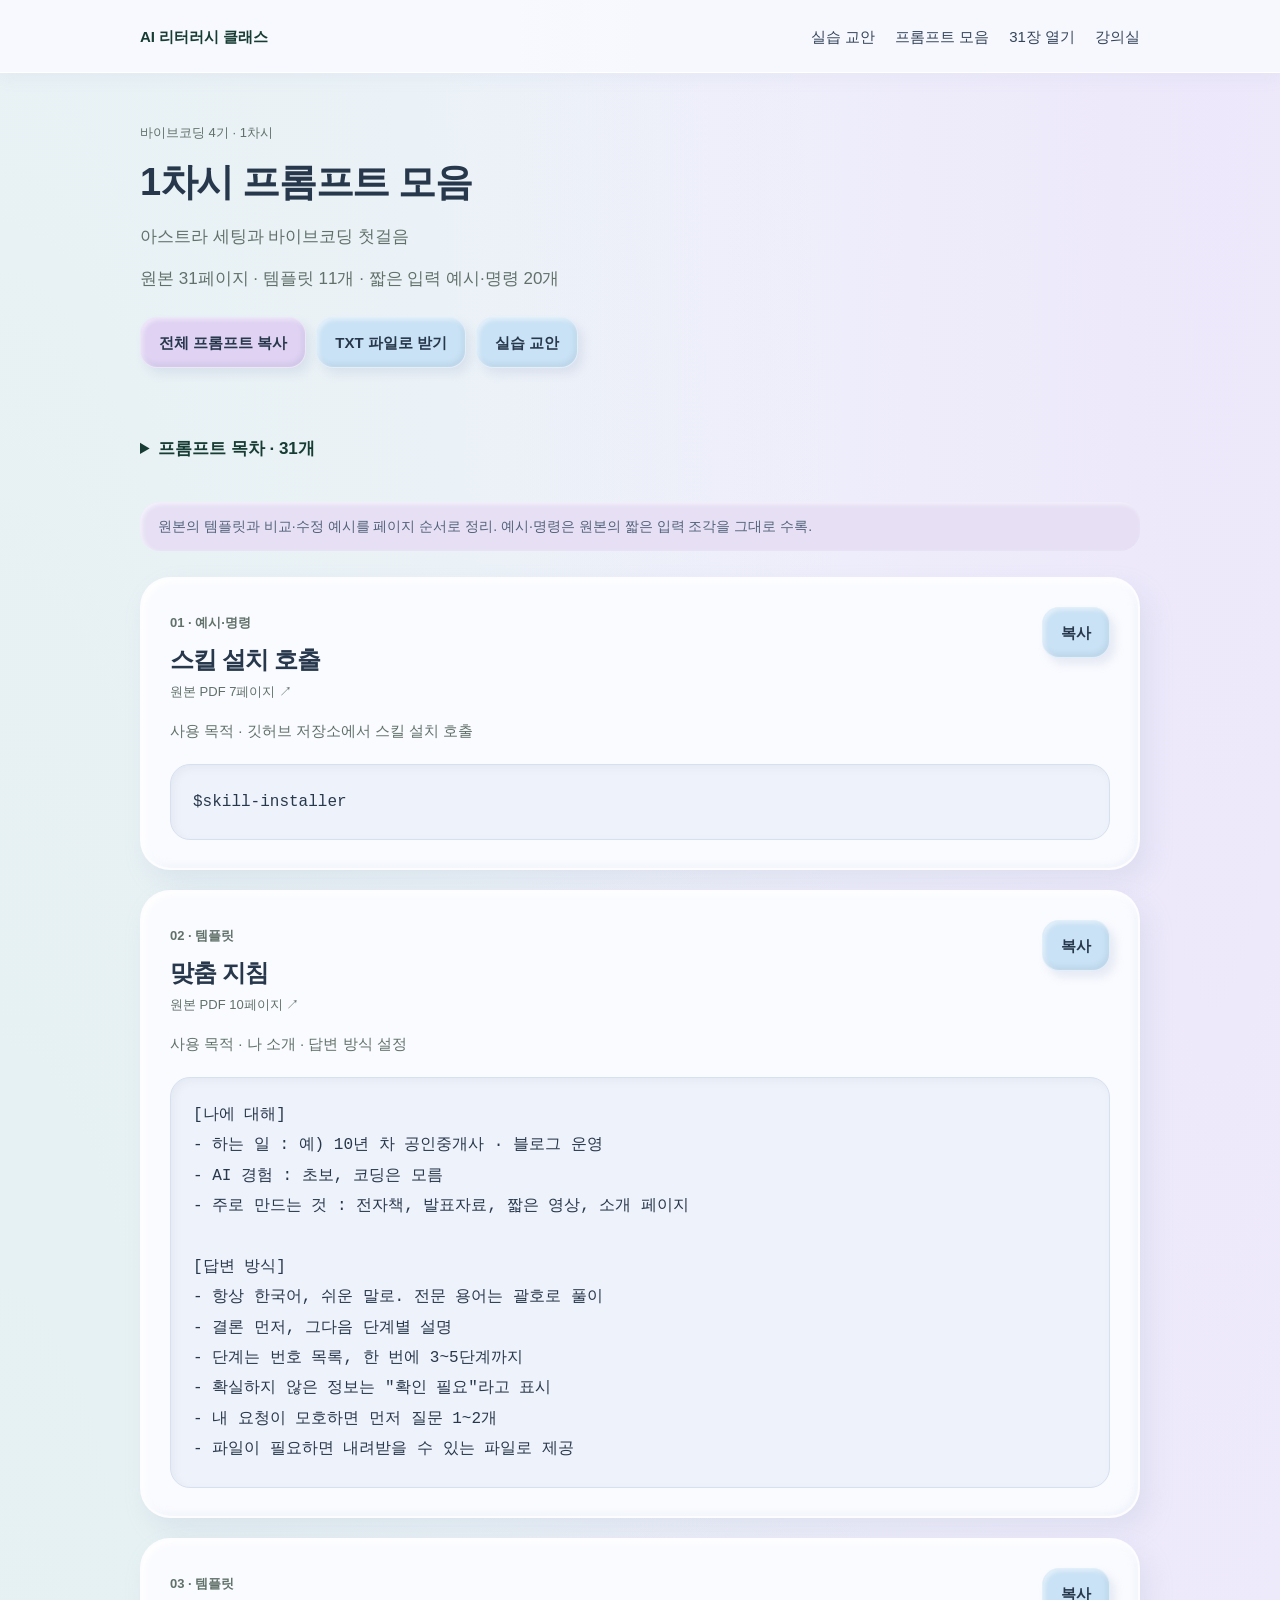
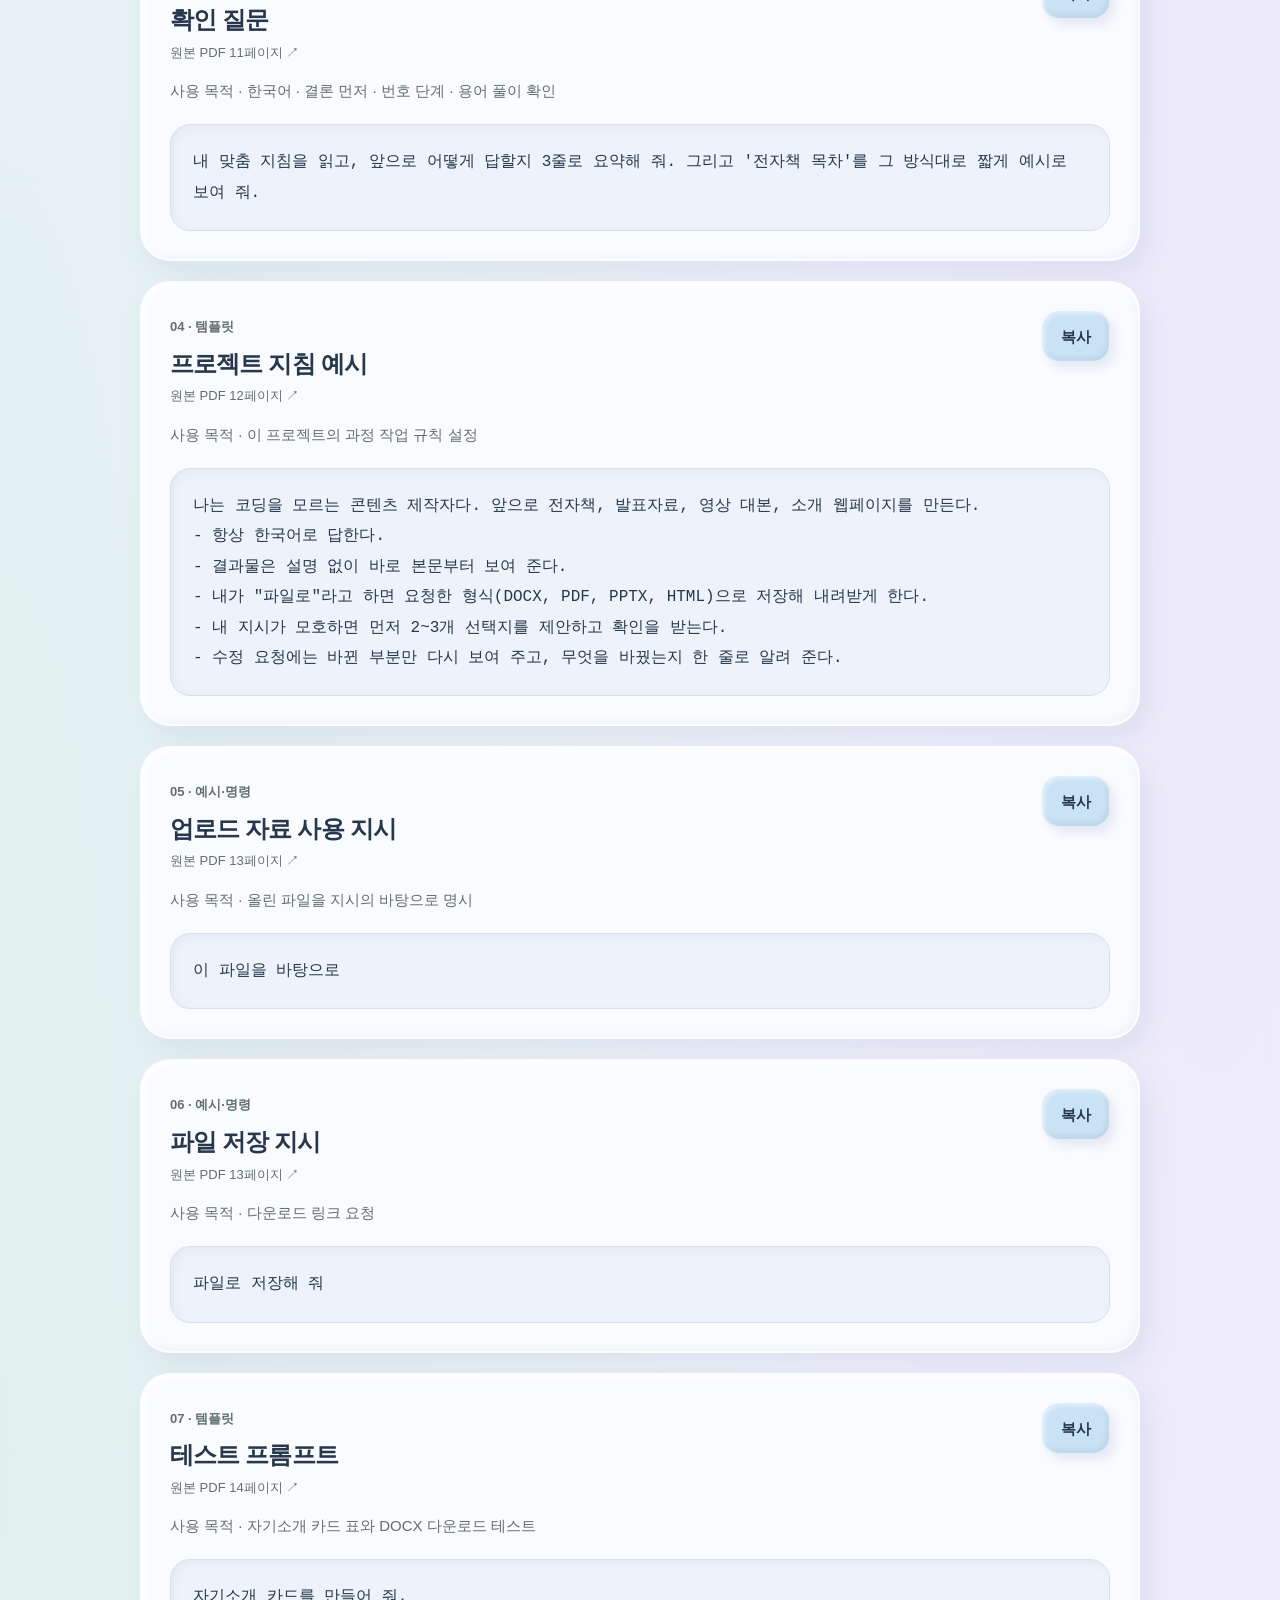
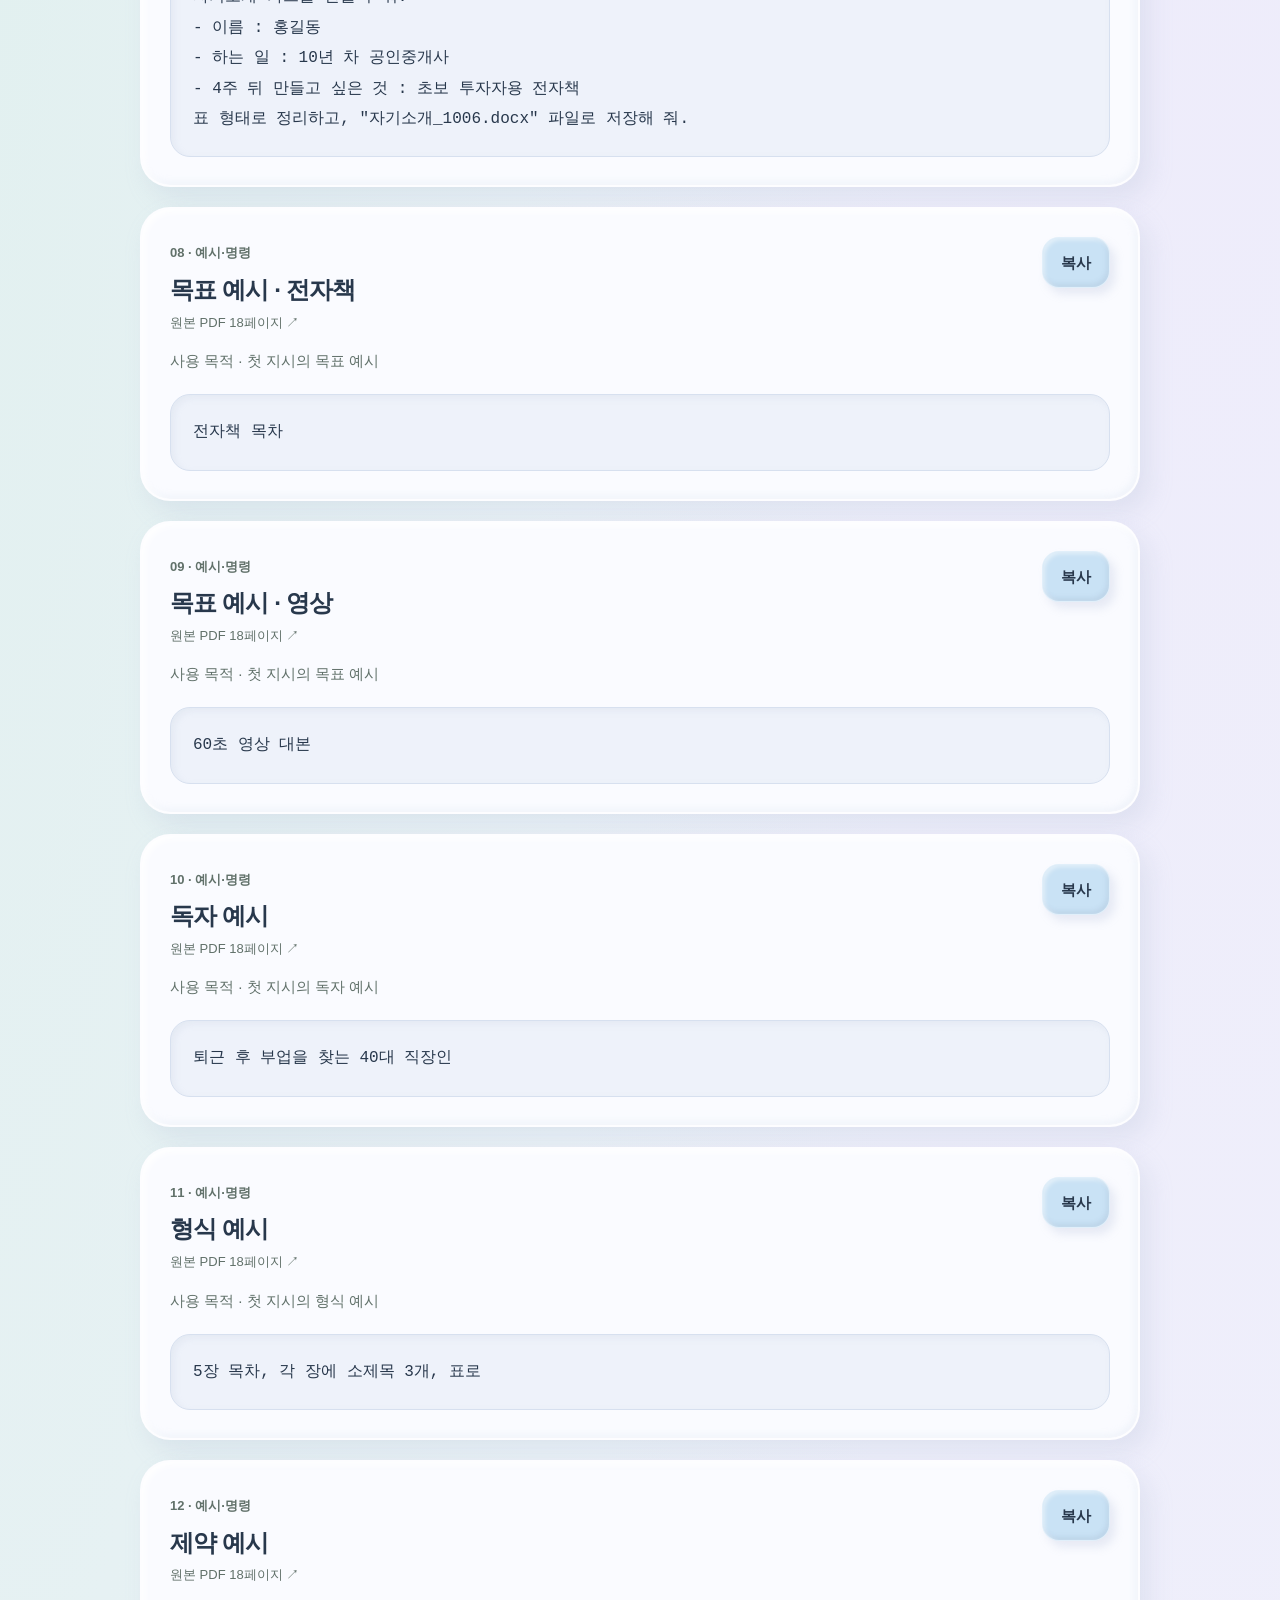
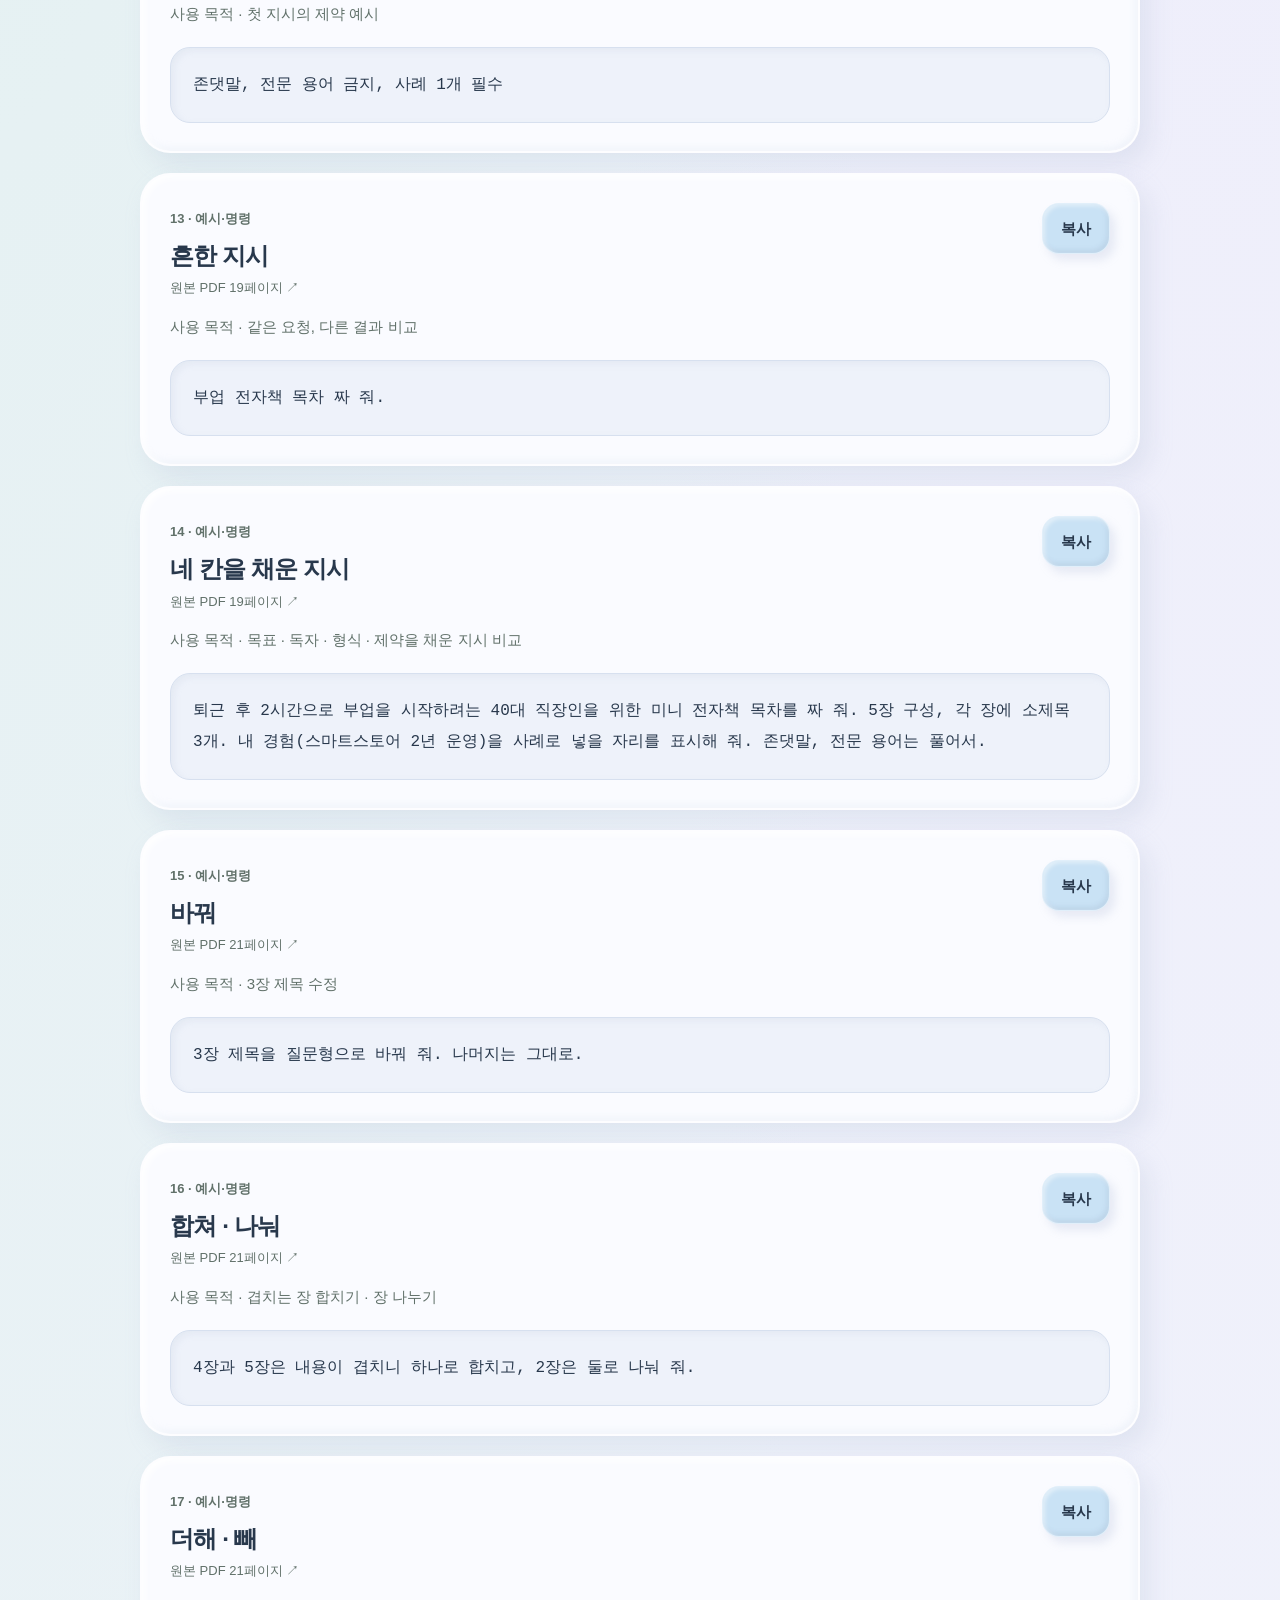
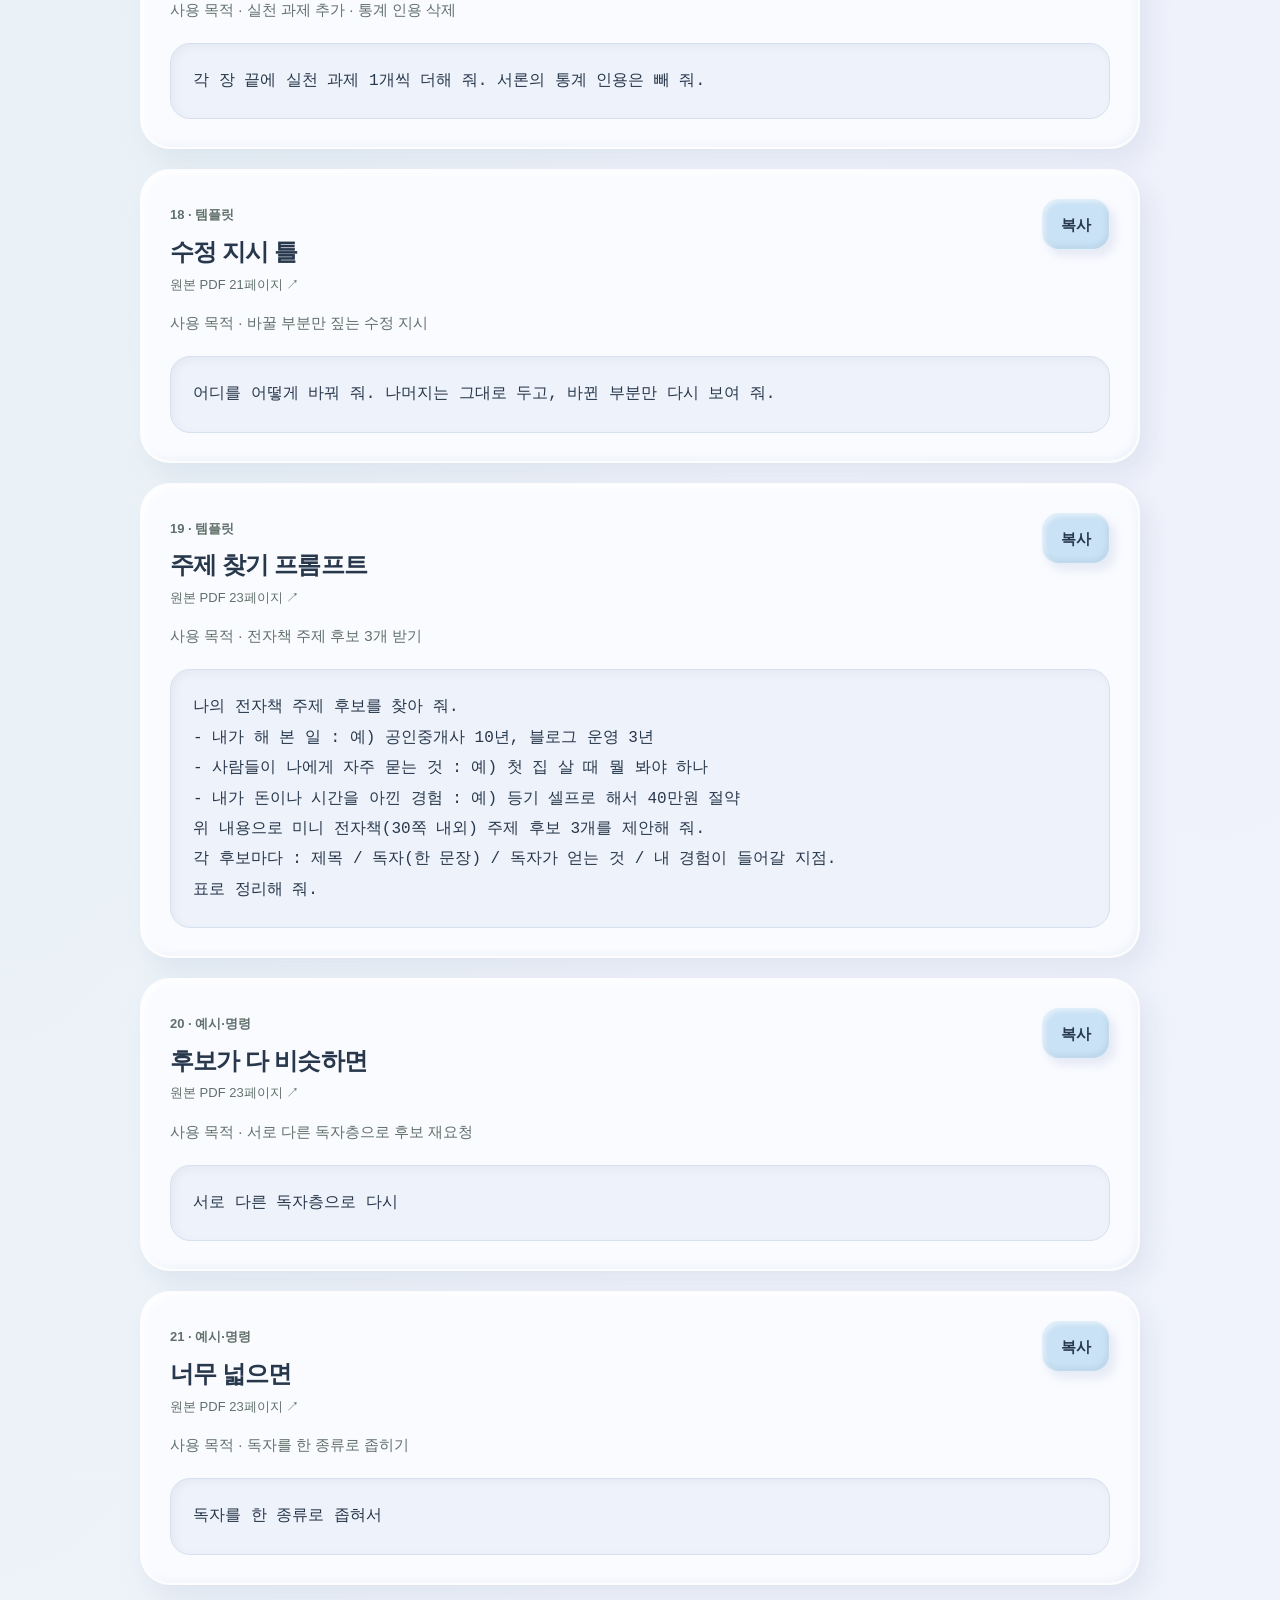
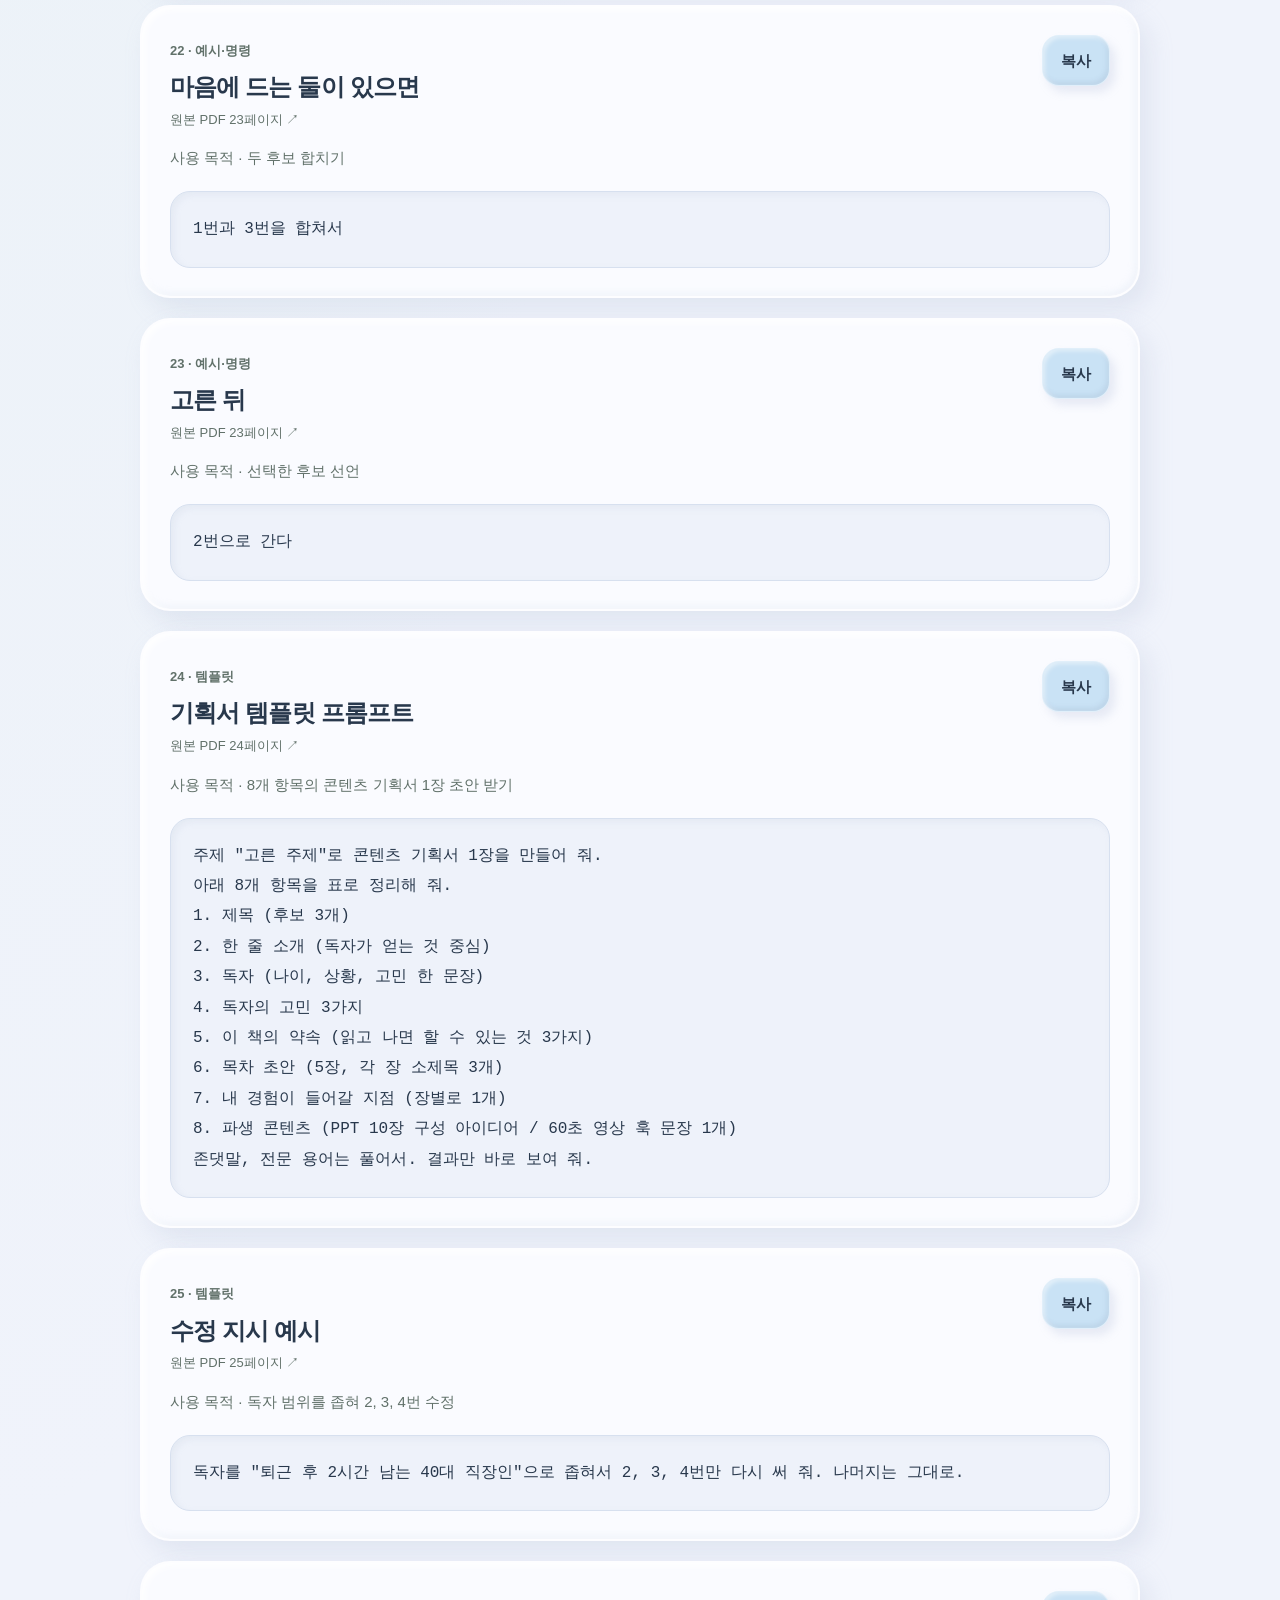
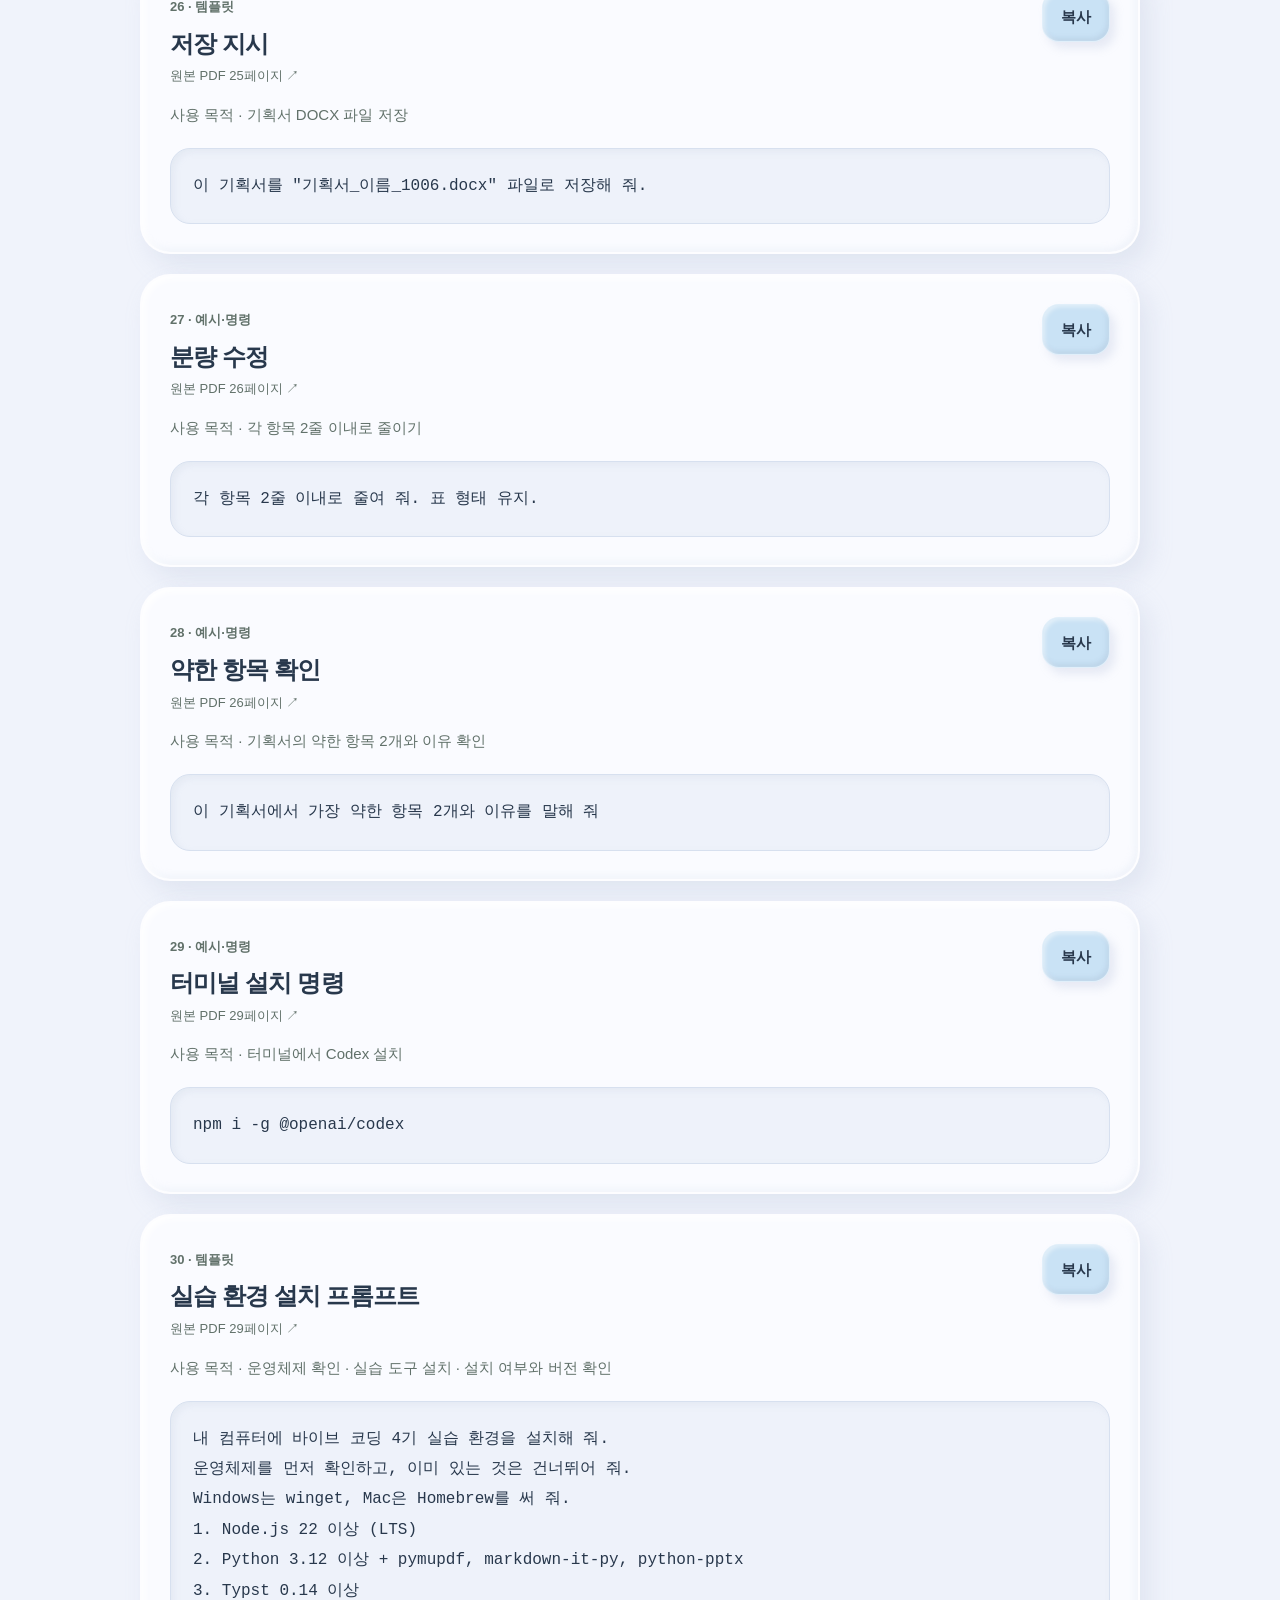
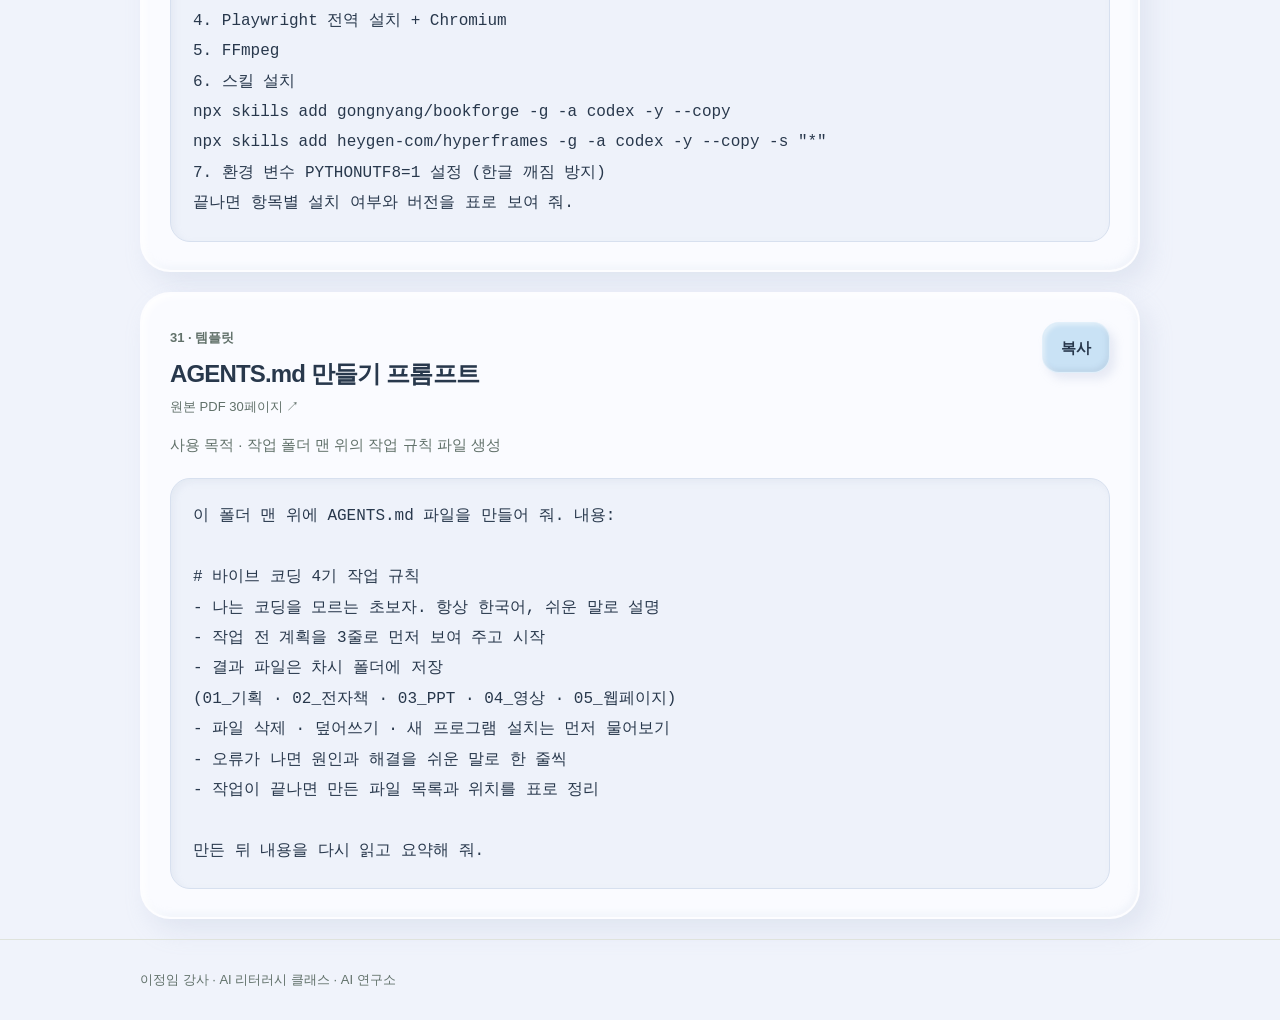
<file: lessons/01/prompts.html>
<!doctype html><html lang="ko"><head><meta charset="utf-8"><meta name="viewport" content="width=device-width,initial-scale=1"><title>1차시 프롬프트 모음 · 바이브코딩 4기</title><style>*{box-sizing:border-box}html{scroll-behavior:smooth;scroll-padding-top:90px}body{margin:0;background:#f5f3ee;color:#303c37;font:17px/1.8 Pretendard,"Malgun Gothic",sans-serif;word-break:keep-all;overflow-wrap:anywhere}a{color:inherit;text-decoration:none}button{font:inherit;cursor:pointer}a:focus-visible,button:focus-visible,input:focus-visible{outline:3px solid #a37a35;outline-offset:4px}h1,h2,h3,p{margin:0}h1,h2,h3{line-height:1.4;letter-spacing:-.04em;color:#173c33}header{background:#ffffffed;border-bottom:1px solid #dde3de;position:sticky;top:0;z-index:10}.wrap{max-width:1060px;margin:auto;padding:0 30px}.top{min-height:72px;display:flex;align-items:center;justify-content:space-between;gap:20px}.brand{font-weight:800;color:#173c33}.top nav{display:flex;gap:20px;flex-wrap:wrap}.top a{min-height:44px;display:inline-flex;align-items:center;font-size:15px}.hero{padding:48px 0 30px}.eyebrow,.source{font-size:13px;color:#61716a}.eyebrow{margin-bottom:12px}h1{font-size:38px}.lead{margin-top:12px;color:#61716a}.toolbar{display:flex;gap:10px;flex-wrap:wrap;margin-top:22px}.btn{border:0;border-radius:9px;background:#173c33;color:white;padding:11px 18px;min-height:44px;font-weight:700;font-size:15px;display:inline-flex;align-items:center;justify-content:center}.btn.secondary{background:#e8eee9;color:#173c33}.index{background:#e8eee9;border-radius:12px;padding:18px 22px;display:flex;gap:10px 24px;flex-wrap:wrap;margin:0 0 28px}.index a{font-size:15px;min-height:44px;display:inline-flex;align-items:center}.card{background:white;border-radius:18px;padding:28px;margin-bottom:20px;box-shadow:0 7px 30px #173c3308}.card-head{display:flex;align-items:flex-start;justify-content:space-between;gap:16px}.card h2{font-size:24px;margin-top:5px}.purpose{color:#61716a;font-size:15px;margin-top:10px}.prompt-text{white-space:pre-wrap;overflow-wrap:anywhere;word-break:normal;font:16px/1.9 Pretendard,"Malgun Gothic",sans-serif;margin:20px 0 0;background:#f5f3ee;border:1px solid #e4e7df;border-radius:10px;padding:22px;user-select:text}.number{font-size:13px;font-weight:700;color:#61716a}.guide-text p{margin:13px 0}.guide-text ul,.guide-text ol{padding-left:24px;margin:14px 0}.guide-text li{margin:8px 0}.checklist{padding:0;list-style:none}.checklist label{display:flex;align-items:flex-start;gap:12px;padding:12px 0;border-bottom:1px solid #edf0ec;cursor:pointer}.checklist input{margin-top:7px;width:20px;height:20px;flex:none;accent-color:#173c33}.inline-prompts{display:flex;flex-wrap:wrap;gap:8px;margin-top:20px}.inline-prompts a{padding:9px 12px;border-radius:8px;background:#e8eee9;font-size:14px;min-height:44px;color:#173c33}.notice{border-left:3px solid #c4a56c;padding:12px 18px;background:#ecebe2;color:#61716a;font-size:14px;margin:16px 0 26px}.step-heading{margin:34px 0 18px;font-size:25px}footer{padding:28px 0;border-top:1px solid #dfe3dc;color:#61716a;font-size:13px}.status{font-size:14px;color:#173c33;margin-top:12px;min-height:24px}details{margin-bottom:24px}summary{cursor:pointer;min-height:44px;color:#173c33;font-weight:700}.toc-list{display:grid;grid-template-columns:1fr 1fr;gap:8px 20px;list-style:none;padding:0}.toc-list a{display:block;padding:7px 0;font-size:14px;min-height:44px}.skip{position:absolute;top:-100px;background:white;padding:10px;z-index:99}.skip:focus{top:0}@media(max-width:760px){.wrap{padding:0 20px}.top{align-items:flex-start;flex-direction:column;gap:0;padding:12px 0}.top nav{gap:14px}.top a{font-size:13px;min-height:36px}.hero{padding:30px 0 22px}h1{font-size:30px}.card{padding:22px}.card h2{font-size:22px}.card-head{gap:10px}.card-head .btn{flex:none;padding:9px 12px;font-size:13px}.prompt-text{padding:16px;font-size:15px}.toc-list{grid-template-columns:1fr}.index{padding:12px 16px;gap:2px 15px}html{scroll-padding-top:125px}}@media(prefers-reduced-motion:reduce){html{scroll-behavior:auto}}</style><link rel="stylesheet" href="../../clay-theme.css"></head><body><a class="skip" href="#main">본문 바로가기</a><header><div class="wrap top"><a class="brand" href="../../index.html">AI 리터러시 클래스</a><nav aria-label="수업 자료"><a href="practice.html">실습 교안</a><a href="prompts.html">프롬프트 모음</a><a href="slides.html?slide=1&mode=study">31장 열기</a><a href="../../index.html">강의실</a></nav></div></header><main class="wrap" id="main"><section class="hero"><p class="eyebrow">바이브코딩 4기 · 1차시</p><h1>1차시 프롬프트 모음</h1><p class="lead">아스트라 세팅과 바이브코딩 첫걸음</p><p class="lead">원본 31페이지 · 템플릿 11개 · 짧은 입력 예시·명령 20개</p><div class="toolbar"><button class="btn" id="copyAll">전체 프롬프트 복사</button><button class="btn secondary" id="downloadTxt">TXT 파일로 받기</button><a class="btn secondary" href="practice.html">실습 교안</a></div><p class="status" id="copyStatus" role="status" aria-live="polite"></p></section><details><summary>프롬프트 목차 · 31개</summary><ol class="toc-list"><li><a href="#prompt-01">01 · 스킬 설치 호출 <span class="source">p.7</span></a></li><li><a href="#prompt-02">02 · 맞춤 지침 <span class="source">p.10</span></a></li><li><a href="#prompt-03">03 · 확인 질문 <span class="source">p.11</span></a></li><li><a href="#prompt-04">04 · 프로젝트 지침 예시 <span class="source">p.12</span></a></li><li><a href="#prompt-05">05 · 업로드 자료 사용 지시 <span class="source">p.13</span></a></li><li><a href="#prompt-06">06 · 파일 저장 지시 <span class="source">p.13</span></a></li><li><a href="#prompt-07">07 · 테스트 프롬프트 <span class="source">p.14</span></a></li><li><a href="#prompt-08">08 · 목표 예시 · 전자책 <span class="source">p.18</span></a></li><li><a href="#prompt-09">09 · 목표 예시 · 영상 <span class="source">p.18</span></a></li><li><a href="#prompt-10">10 · 독자 예시 <span class="source">p.18</span></a></li><li><a href="#prompt-11">11 · 형식 예시 <span class="source">p.18</span></a></li><li><a href="#prompt-12">12 · 제약 예시 <span class="source">p.18</span></a></li><li><a href="#prompt-13">13 · 흔한 지시 <span class="source">p.19</span></a></li><li><a href="#prompt-14">14 · 네 칸을 채운 지시 <span class="source">p.19</span></a></li><li><a href="#prompt-15">15 · 바꿔 <span class="source">p.21</span></a></li><li><a href="#prompt-16">16 · 합쳐 · 나눠 <span class="source">p.21</span></a></li><li><a href="#prompt-17">17 · 더해 · 빼 <span class="source">p.21</span></a></li><li><a href="#prompt-18">18 · 수정 지시 틀 <span class="source">p.21</span></a></li><li><a href="#prompt-19">19 · 주제 찾기 프롬프트 <span class="source">p.23</span></a></li><li><a href="#prompt-20">20 · 후보가 다 비슷하면 <span class="source">p.23</span></a></li><li><a href="#prompt-21">21 · 너무 넓으면 <span class="source">p.23</span></a></li><li><a href="#prompt-22">22 · 마음에 드는 둘이 있으면 <span class="source">p.23</span></a></li><li><a href="#prompt-23">23 · 고른 뒤 <span class="source">p.23</span></a></li><li><a href="#prompt-24">24 · 기획서 템플릿 프롬프트 <span class="source">p.24</span></a></li><li><a href="#prompt-25">25 · 수정 지시 예시 <span class="source">p.25</span></a></li><li><a href="#prompt-26">26 · 저장 지시 <span class="source">p.25</span></a></li><li><a href="#prompt-27">27 · 분량 수정 <span class="source">p.26</span></a></li><li><a href="#prompt-28">28 · 약한 항목 확인 <span class="source">p.26</span></a></li><li><a href="#prompt-29">29 · 터미널 설치 명령 <span class="source">p.29</span></a></li><li><a href="#prompt-30">30 · 실습 환경 설치 프롬프트 <span class="source">p.29</span></a></li><li><a href="#prompt-31">31 · AGENTS.md 만들기 프롬프트 <span class="source">p.30</span></a></li></ol></details><p class="notice">원본의 템플릿과 비교·수정 예시를 페이지 순서로 정리. 예시·명령은 원본의 짧은 입력 조각을 그대로 수록.</p><article class="card" id="prompt-01"><div class="card-head"><div><span class="number">01 · 예시·명령</span><h2>스킬 설치 호출</h2><a class="source" href="slides.html?slide=7&mode=study">원본 PDF 7페이지 ↗</a></div><button class="btn secondary" type="button" data-copy="prompt-01" aria-label="01 스킬 설치 호출 복사">복사</button></div><p class="purpose">사용 목적 · 깃허브 저장소에서 스킬 설치 호출</p><pre class="prompt-text">$skill-installer</pre></article><article class="card" id="prompt-02"><div class="card-head"><div><span class="number">02 · 템플릿</span><h2>맞춤 지침</h2><a class="source" href="slides.html?slide=10&mode=study">원본 PDF 10페이지 ↗</a></div><button class="btn secondary" type="button" data-copy="prompt-02" aria-label="02 맞춤 지침 복사">복사</button></div><p class="purpose">사용 목적 · 나 소개 · 답변 방식 설정</p><pre class="prompt-text">[나에 대해]
- 하는 일 : 예) 10년 차 공인중개사 · 블로그 운영
- AI 경험 : 초보, 코딩은 모름
- 주로 만드는 것 : 전자책, 발표자료, 짧은 영상, 소개 페이지

[답변 방식]
- 항상 한국어, 쉬운 말로. 전문 용어는 괄호로 풀이
- 결론 먼저, 그다음 단계별 설명
- 단계는 번호 목록, 한 번에 3~5단계까지
- 확실하지 않은 정보는 &quot;확인 필요&quot;라고 표시
- 내 요청이 모호하면 먼저 질문 1~2개
- 파일이 필요하면 내려받을 수 있는 파일로 제공</pre></article><article class="card" id="prompt-03"><div class="card-head"><div><span class="number">03 · 템플릿</span><h2>확인 질문</h2><a class="source" href="slides.html?slide=11&mode=study">원본 PDF 11페이지 ↗</a></div><button class="btn secondary" type="button" data-copy="prompt-03" aria-label="03 확인 질문 복사">복사</button></div><p class="purpose">사용 목적 · 한국어 · 결론 먼저 · 번호 단계 · 용어 풀이 확인</p><pre class="prompt-text">내 맞춤 지침을 읽고, 앞으로 어떻게 답할지 3줄로 요약해 줘. 그리고 &#x27;전자책 목차&#x27;를 그 방식대로 짧게 예시로 보여 줘.</pre></article><article class="card" id="prompt-04"><div class="card-head"><div><span class="number">04 · 템플릿</span><h2>프로젝트 지침 예시</h2><a class="source" href="slides.html?slide=12&mode=study">원본 PDF 12페이지 ↗</a></div><button class="btn secondary" type="button" data-copy="prompt-04" aria-label="04 프로젝트 지침 예시 복사">복사</button></div><p class="purpose">사용 목적 · 이 프로젝트의 과정 작업 규칙 설정</p><pre class="prompt-text">나는 코딩을 모르는 콘텐츠 제작자다. 앞으로 전자책, 발표자료, 영상 대본, 소개 웹페이지를 만든다.
- 항상 한국어로 답한다.
- 결과물은 설명 없이 바로 본문부터 보여 준다.
- 내가 &quot;파일로&quot;라고 하면 요청한 형식(DOCX, PDF, PPTX, HTML)으로 저장해 내려받게 한다.
- 내 지시가 모호하면 먼저 2~3개 선택지를 제안하고 확인을 받는다.
- 수정 요청에는 바뀐 부분만 다시 보여 주고, 무엇을 바꿨는지 한 줄로 알려 준다.</pre></article><article class="card" id="prompt-05"><div class="card-head"><div><span class="number">05 · 예시·명령</span><h2>업로드 자료 사용 지시</h2><a class="source" href="slides.html?slide=13&mode=study">원본 PDF 13페이지 ↗</a></div><button class="btn secondary" type="button" data-copy="prompt-05" aria-label="05 업로드 자료 사용 지시 복사">복사</button></div><p class="purpose">사용 목적 · 올린 파일을 지시의 바탕으로 명시</p><pre class="prompt-text">이 파일을 바탕으로</pre></article><article class="card" id="prompt-06"><div class="card-head"><div><span class="number">06 · 예시·명령</span><h2>파일 저장 지시</h2><a class="source" href="slides.html?slide=13&mode=study">원본 PDF 13페이지 ↗</a></div><button class="btn secondary" type="button" data-copy="prompt-06" aria-label="06 파일 저장 지시 복사">복사</button></div><p class="purpose">사용 목적 · 다운로드 링크 요청</p><pre class="prompt-text">파일로 저장해 줘</pre></article><article class="card" id="prompt-07"><div class="card-head"><div><span class="number">07 · 템플릿</span><h2>테스트 프롬프트</h2><a class="source" href="slides.html?slide=14&mode=study">원본 PDF 14페이지 ↗</a></div><button class="btn secondary" type="button" data-copy="prompt-07" aria-label="07 테스트 프롬프트 복사">복사</button></div><p class="purpose">사용 목적 · 자기소개 카드 표와 DOCX 다운로드 테스트</p><pre class="prompt-text">자기소개 카드를 만들어 줘.
- 이름 : 홍길동
- 하는 일 : 10년 차 공인중개사
- 4주 뒤 만들고 싶은 것 : 초보 투자자용 전자책
표 형태로 정리하고, &quot;자기소개_1006.docx&quot; 파일로 저장해 줘.</pre></article><article class="card" id="prompt-08"><div class="card-head"><div><span class="number">08 · 예시·명령</span><h2>목표 예시 · 전자책</h2><a class="source" href="slides.html?slide=18&mode=study">원본 PDF 18페이지 ↗</a></div><button class="btn secondary" type="button" data-copy="prompt-08" aria-label="08 목표 예시 · 전자책 복사">복사</button></div><p class="purpose">사용 목적 · 첫 지시의 목표 예시</p><pre class="prompt-text">전자책 목차</pre></article><article class="card" id="prompt-09"><div class="card-head"><div><span class="number">09 · 예시·명령</span><h2>목표 예시 · 영상</h2><a class="source" href="slides.html?slide=18&mode=study">원본 PDF 18페이지 ↗</a></div><button class="btn secondary" type="button" data-copy="prompt-09" aria-label="09 목표 예시 · 영상 복사">복사</button></div><p class="purpose">사용 목적 · 첫 지시의 목표 예시</p><pre class="prompt-text">60초 영상 대본</pre></article><article class="card" id="prompt-10"><div class="card-head"><div><span class="number">10 · 예시·명령</span><h2>독자 예시</h2><a class="source" href="slides.html?slide=18&mode=study">원본 PDF 18페이지 ↗</a></div><button class="btn secondary" type="button" data-copy="prompt-10" aria-label="10 독자 예시 복사">복사</button></div><p class="purpose">사용 목적 · 첫 지시의 독자 예시</p><pre class="prompt-text">퇴근 후 부업을 찾는 40대 직장인</pre></article><article class="card" id="prompt-11"><div class="card-head"><div><span class="number">11 · 예시·명령</span><h2>형식 예시</h2><a class="source" href="slides.html?slide=18&mode=study">원본 PDF 18페이지 ↗</a></div><button class="btn secondary" type="button" data-copy="prompt-11" aria-label="11 형식 예시 복사">복사</button></div><p class="purpose">사용 목적 · 첫 지시의 형식 예시</p><pre class="prompt-text">5장 목차, 각 장에 소제목 3개, 표로</pre></article><article class="card" id="prompt-12"><div class="card-head"><div><span class="number">12 · 예시·명령</span><h2>제약 예시</h2><a class="source" href="slides.html?slide=18&mode=study">원본 PDF 18페이지 ↗</a></div><button class="btn secondary" type="button" data-copy="prompt-12" aria-label="12 제약 예시 복사">복사</button></div><p class="purpose">사용 목적 · 첫 지시의 제약 예시</p><pre class="prompt-text">존댓말, 전문 용어 금지, 사례 1개 필수</pre></article><article class="card" id="prompt-13"><div class="card-head"><div><span class="number">13 · 예시·명령</span><h2>흔한 지시</h2><a class="source" href="slides.html?slide=19&mode=study">원본 PDF 19페이지 ↗</a></div><button class="btn secondary" type="button" data-copy="prompt-13" aria-label="13 흔한 지시 복사">복사</button></div><p class="purpose">사용 목적 · 같은 요청, 다른 결과 비교</p><pre class="prompt-text">부업 전자책 목차 짜 줘.</pre></article><article class="card" id="prompt-14"><div class="card-head"><div><span class="number">14 · 예시·명령</span><h2>네 칸을 채운 지시</h2><a class="source" href="slides.html?slide=19&mode=study">원본 PDF 19페이지 ↗</a></div><button class="btn secondary" type="button" data-copy="prompt-14" aria-label="14 네 칸을 채운 지시 복사">복사</button></div><p class="purpose">사용 목적 · 목표 · 독자 · 형식 · 제약을 채운 지시 비교</p><pre class="prompt-text">퇴근 후 2시간으로 부업을 시작하려는 40대 직장인을 위한 미니 전자책 목차를 짜 줘. 5장 구성, 각 장에 소제목 3개. 내 경험(스마트스토어 2년 운영)을 사례로 넣을 자리를 표시해 줘. 존댓말, 전문 용어는 풀어서.</pre></article><article class="card" id="prompt-15"><div class="card-head"><div><span class="number">15 · 예시·명령</span><h2>바꿔</h2><a class="source" href="slides.html?slide=21&mode=study">원본 PDF 21페이지 ↗</a></div><button class="btn secondary" type="button" data-copy="prompt-15" aria-label="15 바꿔 복사">복사</button></div><p class="purpose">사용 목적 · 3장 제목 수정</p><pre class="prompt-text">3장 제목을 질문형으로 바꿔 줘. 나머지는 그대로.</pre></article><article class="card" id="prompt-16"><div class="card-head"><div><span class="number">16 · 예시·명령</span><h2>합쳐 · 나눠</h2><a class="source" href="slides.html?slide=21&mode=study">원본 PDF 21페이지 ↗</a></div><button class="btn secondary" type="button" data-copy="prompt-16" aria-label="16 합쳐 · 나눠 복사">복사</button></div><p class="purpose">사용 목적 · 겹치는 장 합치기 · 장 나누기</p><pre class="prompt-text">4장과 5장은 내용이 겹치니 하나로 합치고, 2장은 둘로 나눠 줘.</pre></article><article class="card" id="prompt-17"><div class="card-head"><div><span class="number">17 · 예시·명령</span><h2>더해 · 빼</h2><a class="source" href="slides.html?slide=21&mode=study">원본 PDF 21페이지 ↗</a></div><button class="btn secondary" type="button" data-copy="prompt-17" aria-label="17 더해 · 빼 복사">복사</button></div><p class="purpose">사용 목적 · 실천 과제 추가 · 통계 인용 삭제</p><pre class="prompt-text">각 장 끝에 실천 과제 1개씩 더해 줘. 서론의 통계 인용은 빼 줘.</pre></article><article class="card" id="prompt-18"><div class="card-head"><div><span class="number">18 · 템플릿</span><h2>수정 지시 틀</h2><a class="source" href="slides.html?slide=21&mode=study">원본 PDF 21페이지 ↗</a></div><button class="btn secondary" type="button" data-copy="prompt-18" aria-label="18 수정 지시 틀 복사">복사</button></div><p class="purpose">사용 목적 · 바꿀 부분만 짚는 수정 지시</p><pre class="prompt-text">어디를 어떻게 바꿔 줘. 나머지는 그대로 두고, 바뀐 부분만 다시 보여 줘.</pre></article><article class="card" id="prompt-19"><div class="card-head"><div><span class="number">19 · 템플릿</span><h2>주제 찾기 프롬프트</h2><a class="source" href="slides.html?slide=23&mode=study">원본 PDF 23페이지 ↗</a></div><button class="btn secondary" type="button" data-copy="prompt-19" aria-label="19 주제 찾기 프롬프트 복사">복사</button></div><p class="purpose">사용 목적 · 전자책 주제 후보 3개 받기</p><pre class="prompt-text">나의 전자책 주제 후보를 찾아 줘.
- 내가 해 본 일 : 예) 공인중개사 10년, 블로그 운영 3년
- 사람들이 나에게 자주 묻는 것 : 예) 첫 집 살 때 뭘 봐야 하나
- 내가 돈이나 시간을 아낀 경험 : 예) 등기 셀프로 해서 40만원 절약
위 내용으로 미니 전자책(30쪽 내외) 주제 후보 3개를 제안해 줘.
각 후보마다 : 제목 / 독자(한 문장) / 독자가 얻는 것 / 내 경험이 들어갈 지점.
표로 정리해 줘.</pre></article><article class="card" id="prompt-20"><div class="card-head"><div><span class="number">20 · 예시·명령</span><h2>후보가 다 비슷하면</h2><a class="source" href="slides.html?slide=23&mode=study">원본 PDF 23페이지 ↗</a></div><button class="btn secondary" type="button" data-copy="prompt-20" aria-label="20 후보가 다 비슷하면 복사">복사</button></div><p class="purpose">사용 목적 · 서로 다른 독자층으로 후보 재요청</p><pre class="prompt-text">서로 다른 독자층으로 다시</pre></article><article class="card" id="prompt-21"><div class="card-head"><div><span class="number">21 · 예시·명령</span><h2>너무 넓으면</h2><a class="source" href="slides.html?slide=23&mode=study">원본 PDF 23페이지 ↗</a></div><button class="btn secondary" type="button" data-copy="prompt-21" aria-label="21 너무 넓으면 복사">복사</button></div><p class="purpose">사용 목적 · 독자를 한 종류로 좁히기</p><pre class="prompt-text">독자를 한 종류로 좁혀서</pre></article><article class="card" id="prompt-22"><div class="card-head"><div><span class="number">22 · 예시·명령</span><h2>마음에 드는 둘이 있으면</h2><a class="source" href="slides.html?slide=23&mode=study">원본 PDF 23페이지 ↗</a></div><button class="btn secondary" type="button" data-copy="prompt-22" aria-label="22 마음에 드는 둘이 있으면 복사">복사</button></div><p class="purpose">사용 목적 · 두 후보 합치기</p><pre class="prompt-text">1번과 3번을 합쳐서</pre></article><article class="card" id="prompt-23"><div class="card-head"><div><span class="number">23 · 예시·명령</span><h2>고른 뒤</h2><a class="source" href="slides.html?slide=23&mode=study">원본 PDF 23페이지 ↗</a></div><button class="btn secondary" type="button" data-copy="prompt-23" aria-label="23 고른 뒤 복사">복사</button></div><p class="purpose">사용 목적 · 선택한 후보 선언</p><pre class="prompt-text">2번으로 간다</pre></article><article class="card" id="prompt-24"><div class="card-head"><div><span class="number">24 · 템플릿</span><h2>기획서 템플릿 프롬프트</h2><a class="source" href="slides.html?slide=24&mode=study">원본 PDF 24페이지 ↗</a></div><button class="btn secondary" type="button" data-copy="prompt-24" aria-label="24 기획서 템플릿 프롬프트 복사">복사</button></div><p class="purpose">사용 목적 · 8개 항목의 콘텐츠 기획서 1장 초안 받기</p><pre class="prompt-text">주제 &quot;고른 주제&quot;로 콘텐츠 기획서 1장을 만들어 줘.
아래 8개 항목을 표로 정리해 줘.
1. 제목 (후보 3개)
2. 한 줄 소개 (독자가 얻는 것 중심)
3. 독자 (나이, 상황, 고민 한 문장)
4. 독자의 고민 3가지
5. 이 책의 약속 (읽고 나면 할 수 있는 것 3가지)
6. 목차 초안 (5장, 각 장 소제목 3개)
7. 내 경험이 들어갈 지점 (장별로 1개)
8. 파생 콘텐츠 (PPT 10장 구성 아이디어 / 60초 영상 훅 문장 1개)
존댓말, 전문 용어는 풀어서. 결과만 바로 보여 줘.</pre></article><article class="card" id="prompt-25"><div class="card-head"><div><span class="number">25 · 템플릿</span><h2>수정 지시 예시</h2><a class="source" href="slides.html?slide=25&mode=study">원본 PDF 25페이지 ↗</a></div><button class="btn secondary" type="button" data-copy="prompt-25" aria-label="25 수정 지시 예시 복사">복사</button></div><p class="purpose">사용 목적 · 독자 범위를 좁혀 2, 3, 4번 수정</p><pre class="prompt-text">독자를 &quot;퇴근 후 2시간 남는 40대 직장인&quot;으로 좁혀서 2, 3, 4번만 다시 써 줘. 나머지는 그대로.</pre></article><article class="card" id="prompt-26"><div class="card-head"><div><span class="number">26 · 템플릿</span><h2>저장 지시</h2><a class="source" href="slides.html?slide=25&mode=study">원본 PDF 25페이지 ↗</a></div><button class="btn secondary" type="button" data-copy="prompt-26" aria-label="26 저장 지시 복사">복사</button></div><p class="purpose">사용 목적 · 기획서 DOCX 파일 저장</p><pre class="prompt-text">이 기획서를 &quot;기획서_이름_1006.docx&quot; 파일로 저장해 줘.</pre></article><article class="card" id="prompt-27"><div class="card-head"><div><span class="number">27 · 예시·명령</span><h2>분량 수정</h2><a class="source" href="slides.html?slide=26&mode=study">원본 PDF 26페이지 ↗</a></div><button class="btn secondary" type="button" data-copy="prompt-27" aria-label="27 분량 수정 복사">복사</button></div><p class="purpose">사용 목적 · 각 항목 2줄 이내로 줄이기</p><pre class="prompt-text">각 항목 2줄 이내로 줄여 줘. 표 형태 유지.</pre></article><article class="card" id="prompt-28"><div class="card-head"><div><span class="number">28 · 예시·명령</span><h2>약한 항목 확인</h2><a class="source" href="slides.html?slide=26&mode=study">원본 PDF 26페이지 ↗</a></div><button class="btn secondary" type="button" data-copy="prompt-28" aria-label="28 약한 항목 확인 복사">복사</button></div><p class="purpose">사용 목적 · 기획서의 약한 항목 2개와 이유 확인</p><pre class="prompt-text">이 기획서에서 가장 약한 항목 2개와 이유를 말해 줘</pre></article><article class="card" id="prompt-29"><div class="card-head"><div><span class="number">29 · 예시·명령</span><h2>터미널 설치 명령</h2><a class="source" href="slides.html?slide=29&mode=study">원본 PDF 29페이지 ↗</a></div><button class="btn secondary" type="button" data-copy="prompt-29" aria-label="29 터미널 설치 명령 복사">복사</button></div><p class="purpose">사용 목적 · 터미널에서 Codex 설치</p><pre class="prompt-text">npm i -g @openai/codex</pre></article><article class="card" id="prompt-30"><div class="card-head"><div><span class="number">30 · 템플릿</span><h2>실습 환경 설치 프롬프트</h2><a class="source" href="slides.html?slide=29&mode=study">원본 PDF 29페이지 ↗</a></div><button class="btn secondary" type="button" data-copy="prompt-30" aria-label="30 실습 환경 설치 프롬프트 복사">복사</button></div><p class="purpose">사용 목적 · 운영체제 확인 · 실습 도구 설치 · 설치 여부와 버전 확인</p><pre class="prompt-text">내 컴퓨터에 바이브 코딩 4기 실습 환경을 설치해 줘.
운영체제를 먼저 확인하고, 이미 있는 것은 건너뛰어 줘.
Windows는 winget, Mac은 Homebrew를 써 줘.
1. Node.js 22 이상 (LTS)
2. Python 3.12 이상 + pymupdf, markdown-it-py, python-pptx
3. Typst 0.14 이상
4. Playwright 전역 설치 + Chromium
5. FFmpeg
6. 스킬 설치
npx skills add gongnyang/bookforge -g -a codex -y --copy
npx skills add heygen-com/hyperframes -g -a codex -y --copy -s &quot;*&quot;
7. 환경 변수 PYTHONUTF8=1 설정 (한글 깨짐 방지)
끝나면 항목별 설치 여부와 버전을 표로 보여 줘.</pre></article><article class="card" id="prompt-31"><div class="card-head"><div><span class="number">31 · 템플릿</span><h2>AGENTS.md 만들기 프롬프트</h2><a class="source" href="slides.html?slide=30&mode=study">원본 PDF 30페이지 ↗</a></div><button class="btn secondary" type="button" data-copy="prompt-31" aria-label="31 AGENTS.md 만들기 프롬프트 복사">복사</button></div><p class="purpose">사용 목적 · 작업 폴더 맨 위의 작업 규칙 파일 생성</p><pre class="prompt-text">이 폴더 맨 위에 AGENTS.md 파일을 만들어 줘. 내용:

# 바이브 코딩 4기 작업 규칙
- 나는 코딩을 모르는 초보자. 항상 한국어, 쉬운 말로 설명
- 작업 전 계획을 3줄로 먼저 보여 주고 시작
- 결과 파일은 차시 폴더에 저장
(01_기획 · 02_전자책 · 03_PPT · 04_영상 · 05_웹페이지)
- 파일 삭제 · 덮어쓰기 · 새 프로그램 설치는 먼저 물어보기
- 오류가 나면 원인과 해결을 쉬운 말로 한 줄씩
- 작업이 끝나면 만든 파일 목록과 위치를 표로 정리

만든 뒤 내용을 다시 읽고 요약해 줘.</pre></article></main><footer><div class="wrap">이정임 강사 · AI 리터러시 클래스 · AI 연구소</div></footer><script>
const articles=[...document.querySelectorAll('article.card')];
const allText=()=>articles.map((a,i)=>`${String(i+1).padStart(2,'0')}. ${a.querySelector('h2').textContent}\n사용 목적: ${a.querySelector('.purpose').textContent.replace('사용 목적 · ','')}\n${a.querySelector('.source').textContent.replace(' ↗','')} · ${a.querySelector('.number').textContent.split(' · ').slice(1).join(' · ')}\n\n${a.querySelector('pre').textContent}`).join('\n\n')+'\n';
async function copy(text,button){try{if(navigator.clipboard&&window.isSecureContext){await navigator.clipboard.writeText(text)}else{const t=document.createElement('textarea');t.value=text;t.style.position='fixed';t.style.left='-9999px';document.body.append(t);t.select();const ok=document.execCommand('copy');t.remove();if(!ok)throw Error('copy failed')}button.textContent='✓ 복사 완료';document.getElementById('copyStatus').textContent='✓ 복사 완료'}catch(e){document.getElementById('copyStatus').textContent='복사 실패 · 원문을 선택해 복사해 주세요'}}
document.querySelectorAll('[data-copy]').forEach(b=>b.addEventListener('click',()=>copy(document.getElementById(b.dataset.copy).querySelector('pre').textContent,b)));
document.getElementById('copyAll').addEventListener('click',e=>copy(allText(),e.currentTarget));
document.getElementById('downloadTxt').addEventListener('click',()=>{const url=URL.createObjectURL(new Blob([allText()],{type:'text/plain;charset=utf-8'}));const a=document.createElement('a');a.href=url;a.download='lesson01-prompts-v2.txt';a.click();setTimeout(()=>URL.revokeObjectURL(url),1000)});
</script></body></html>
</file>
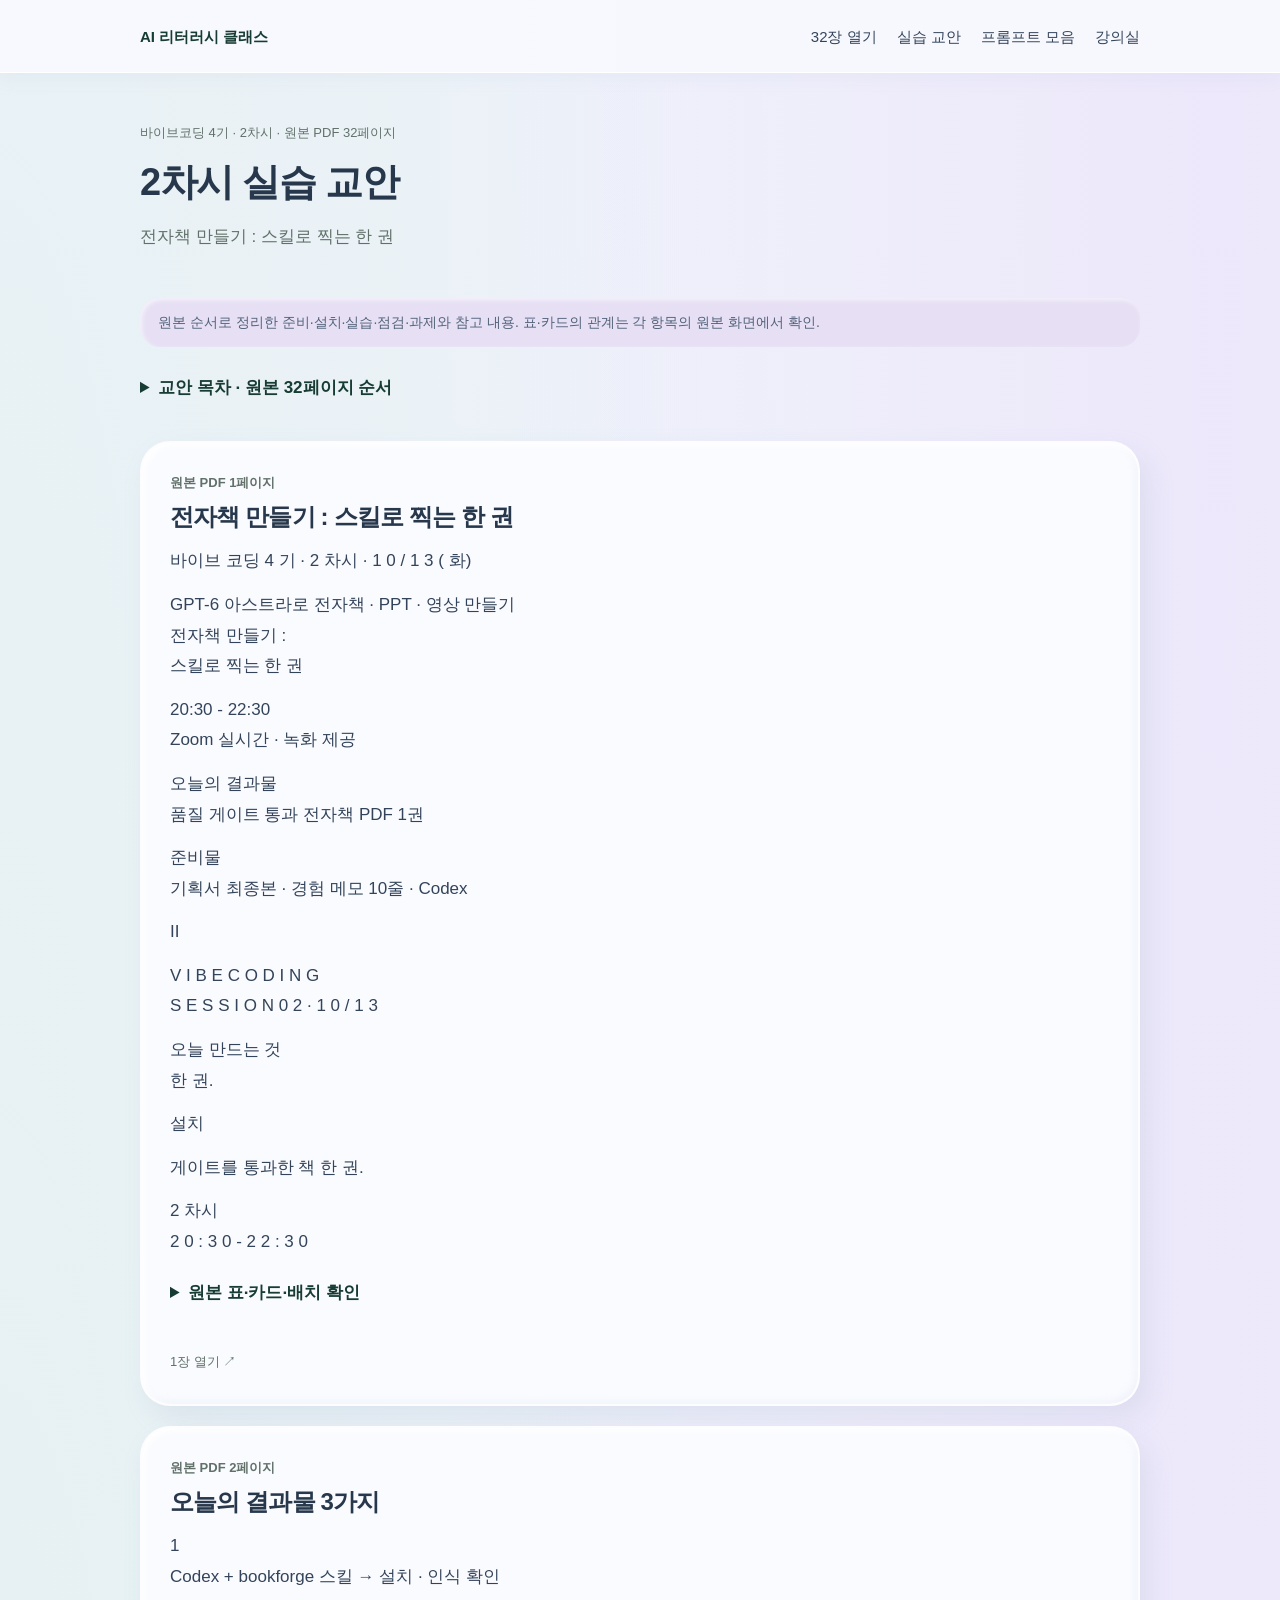
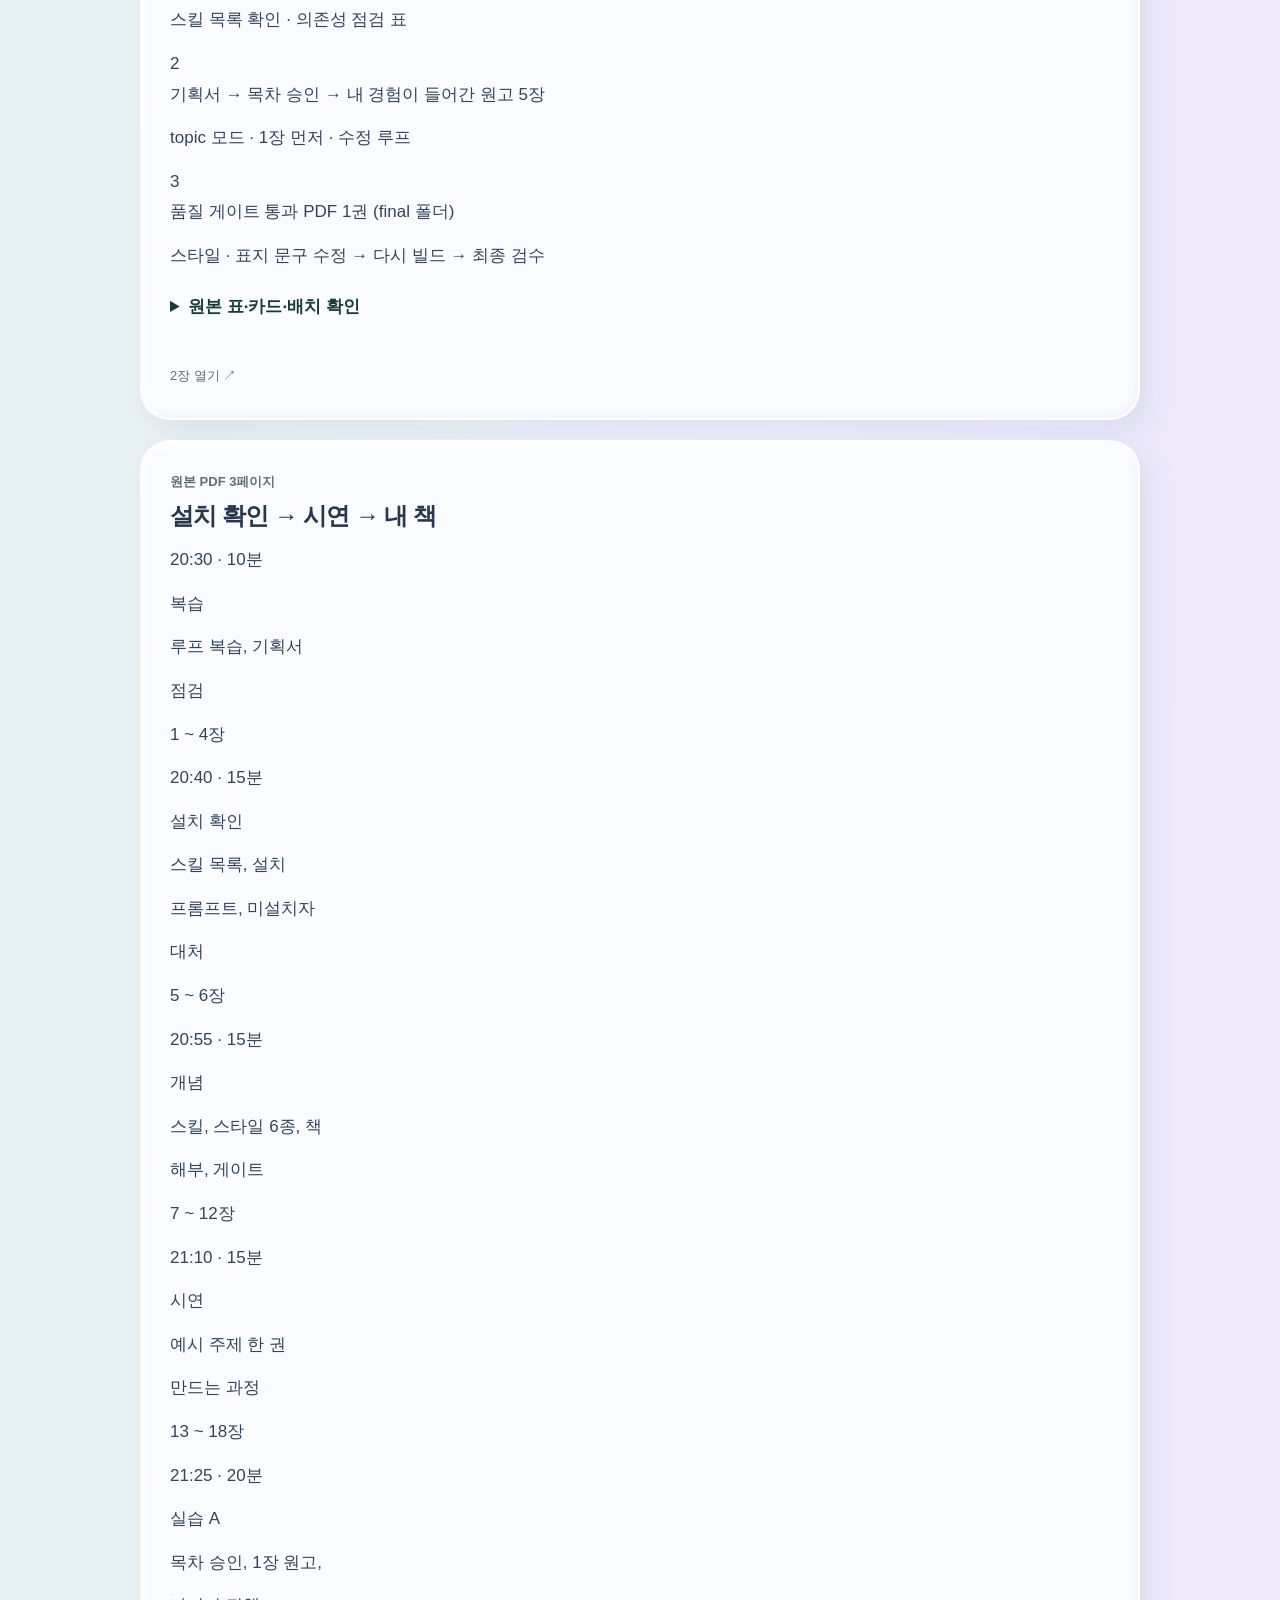
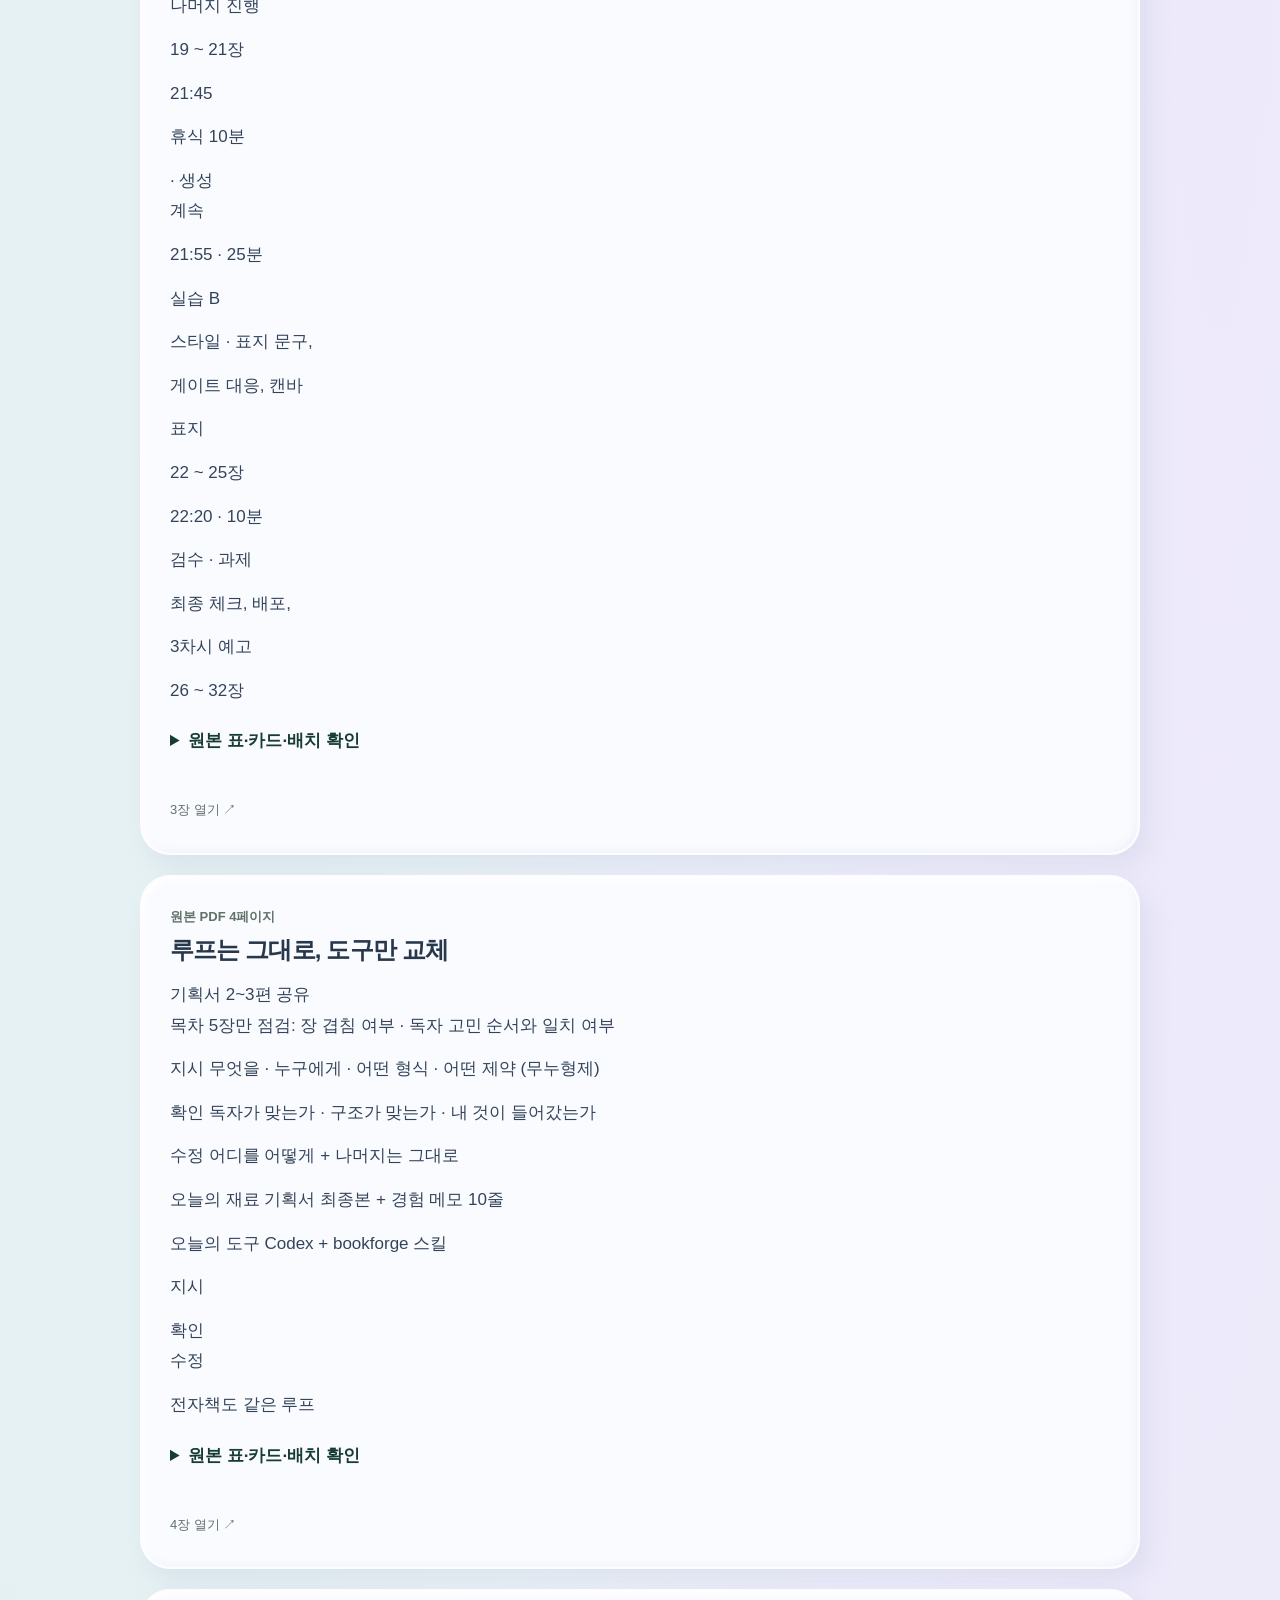
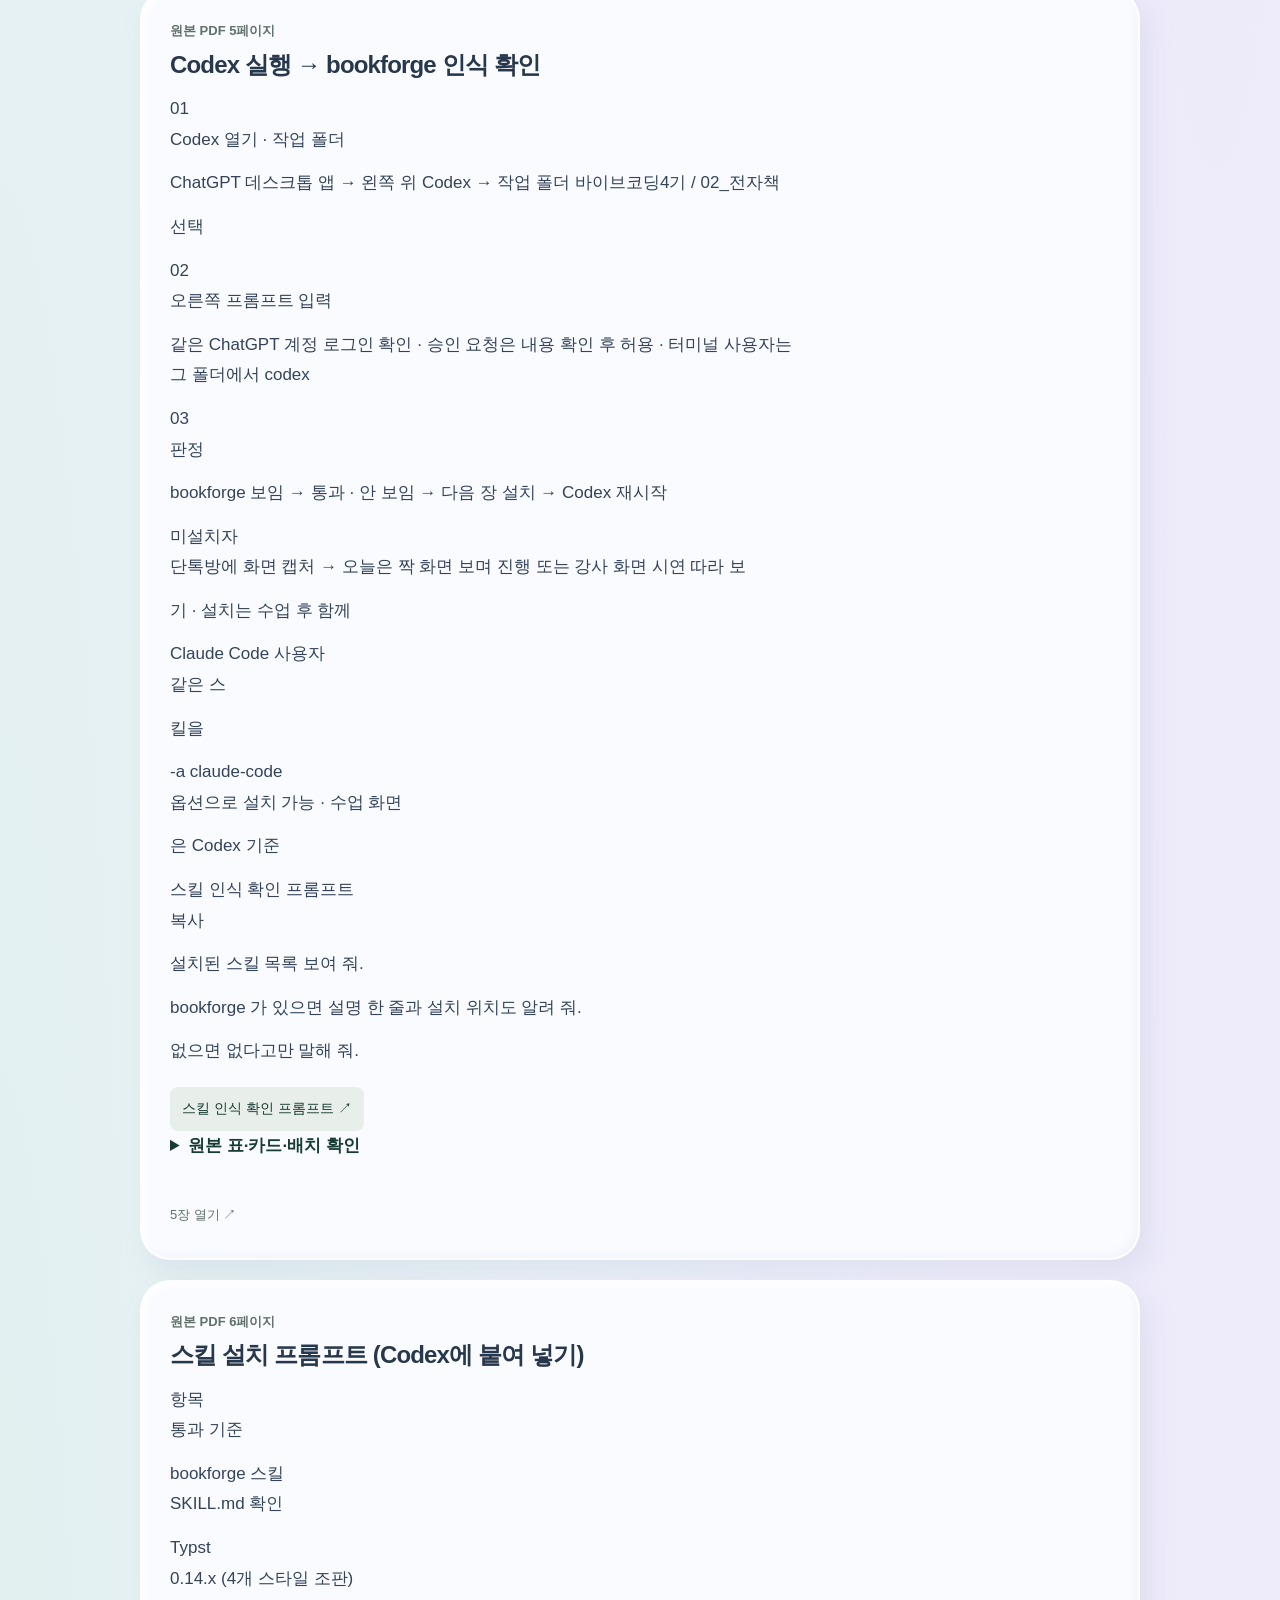
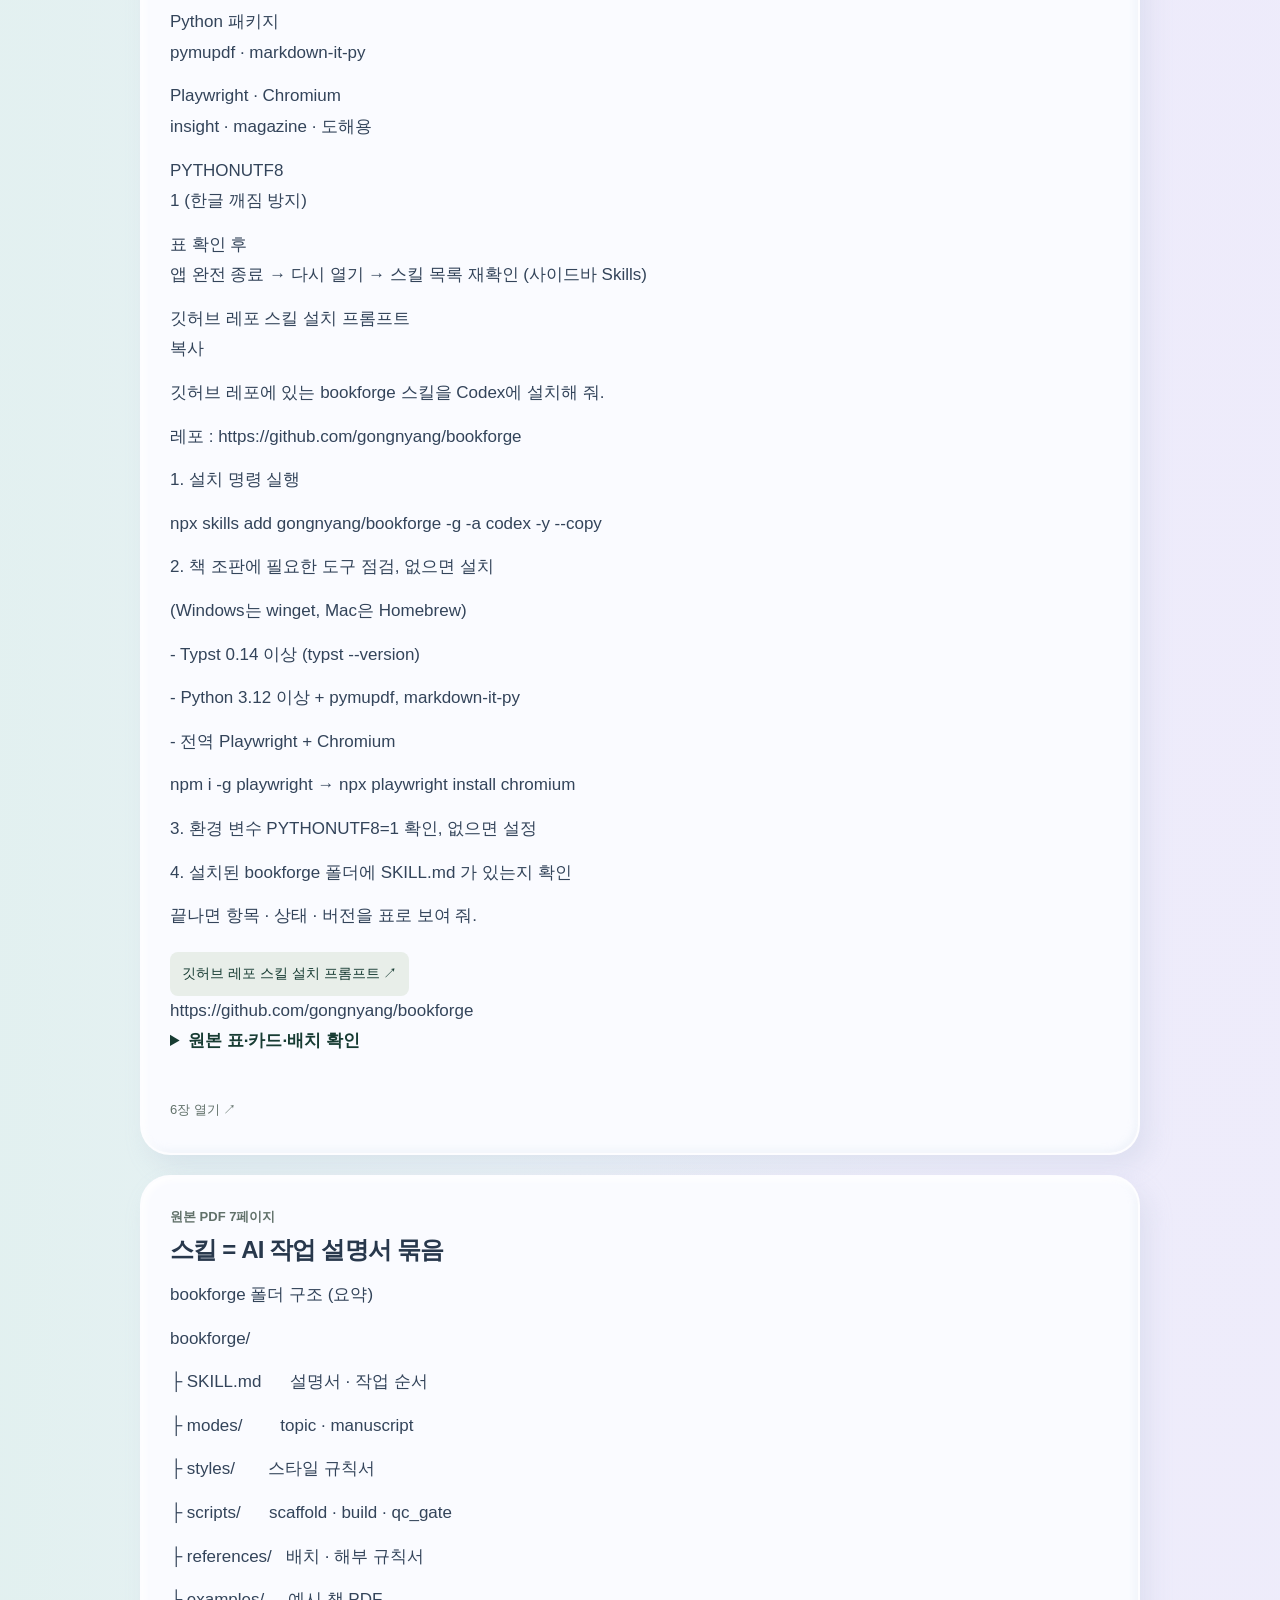
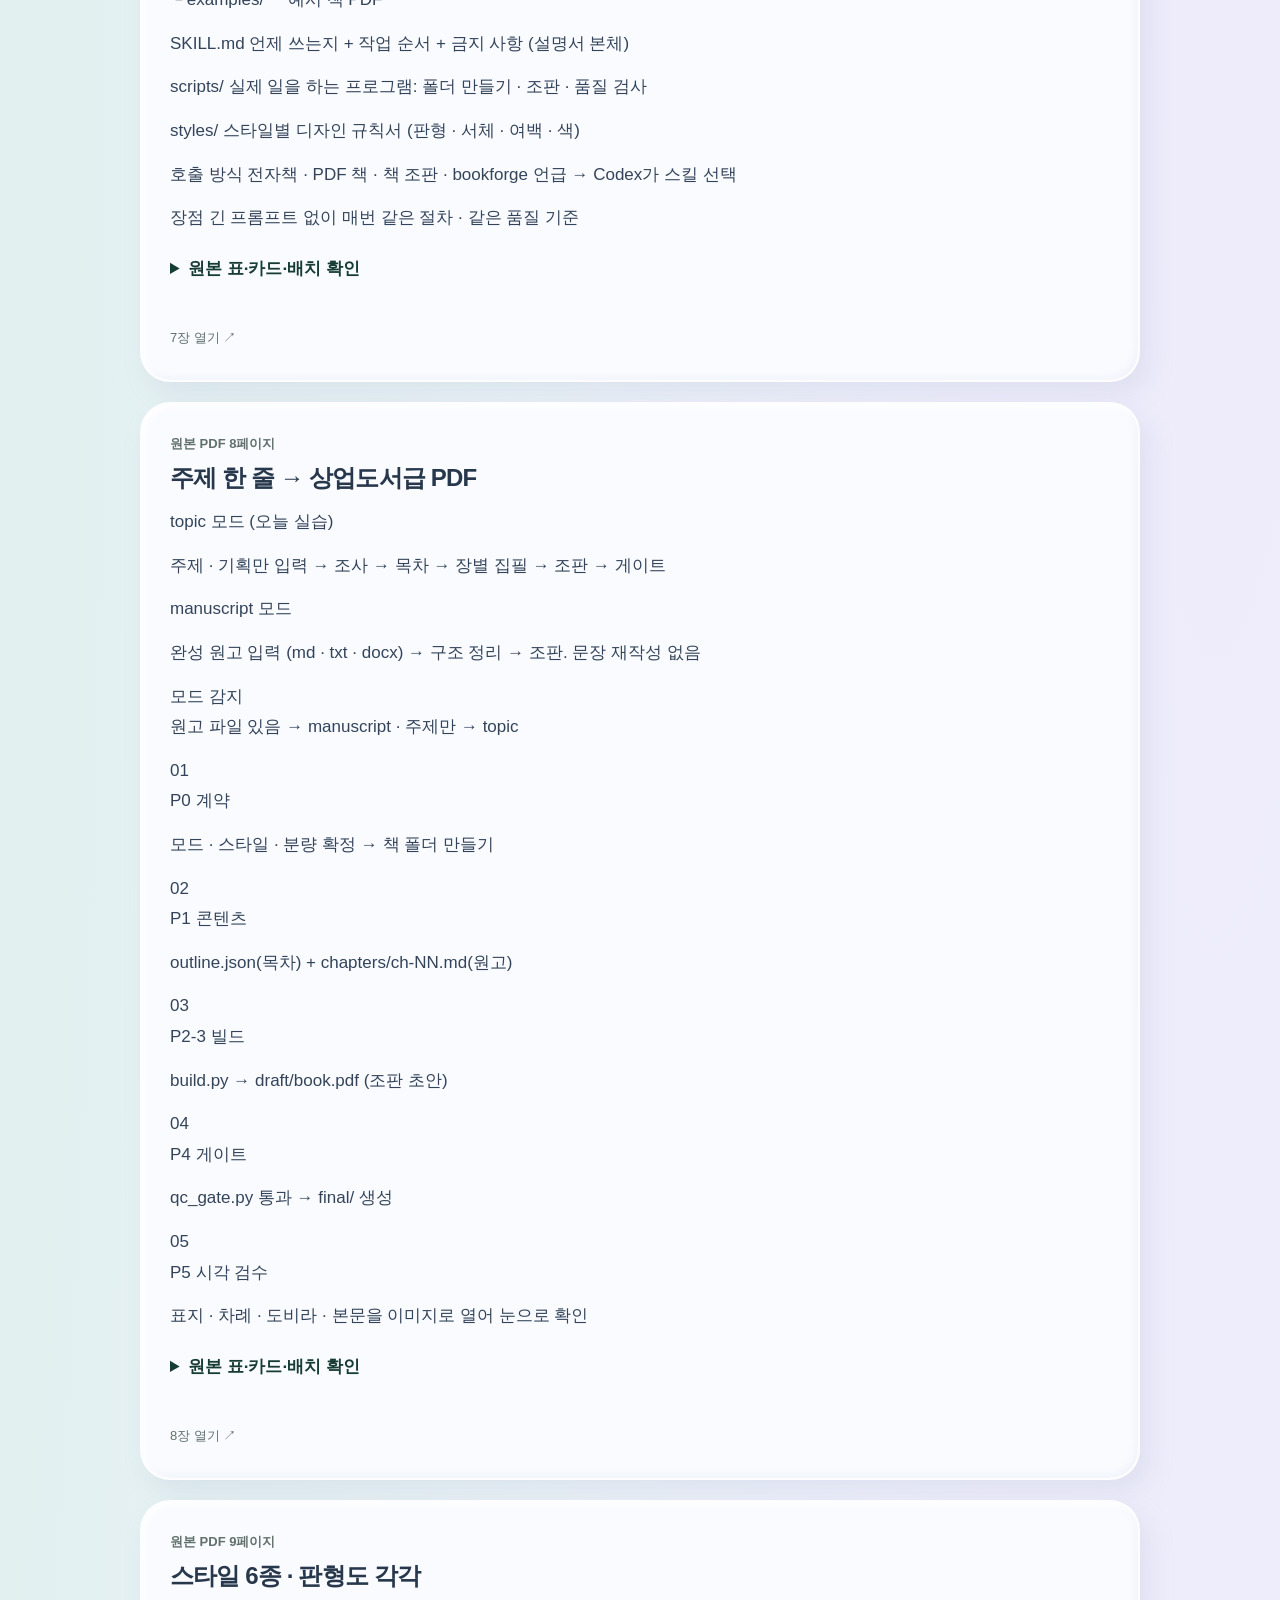
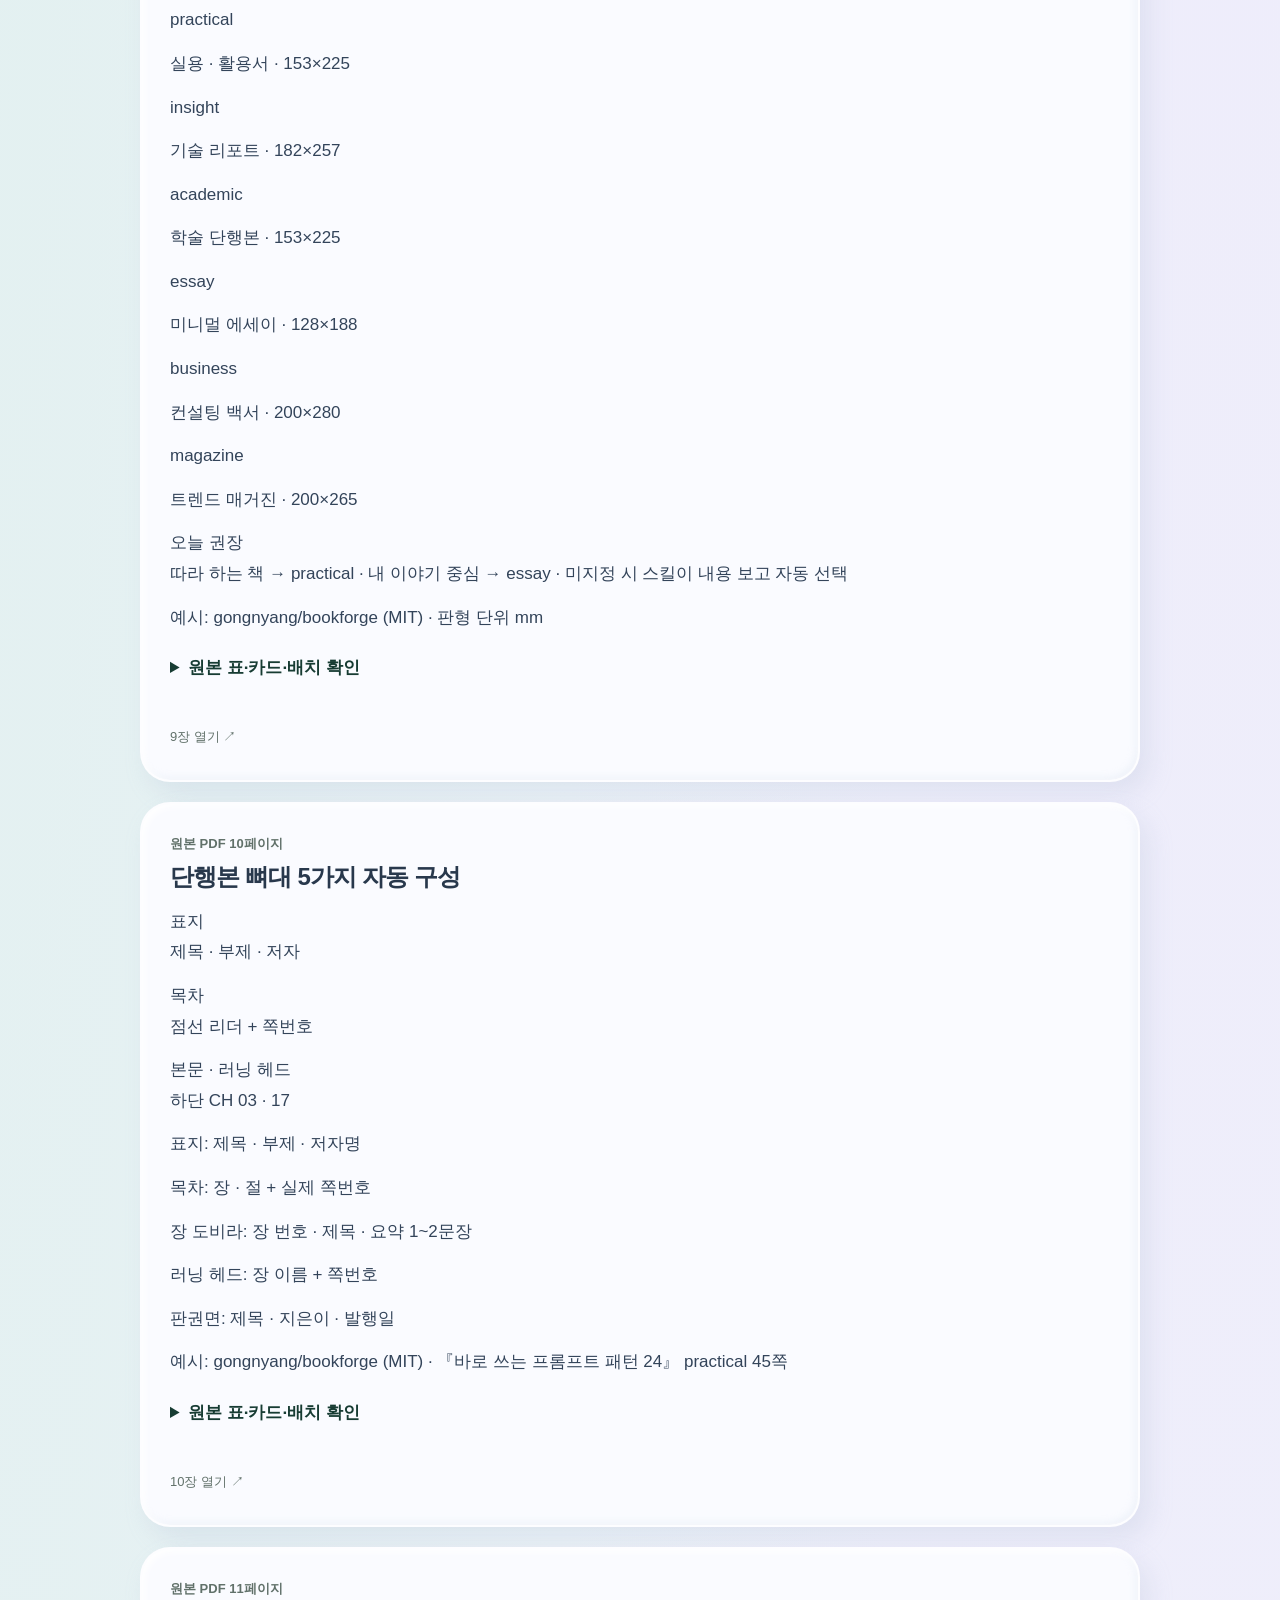
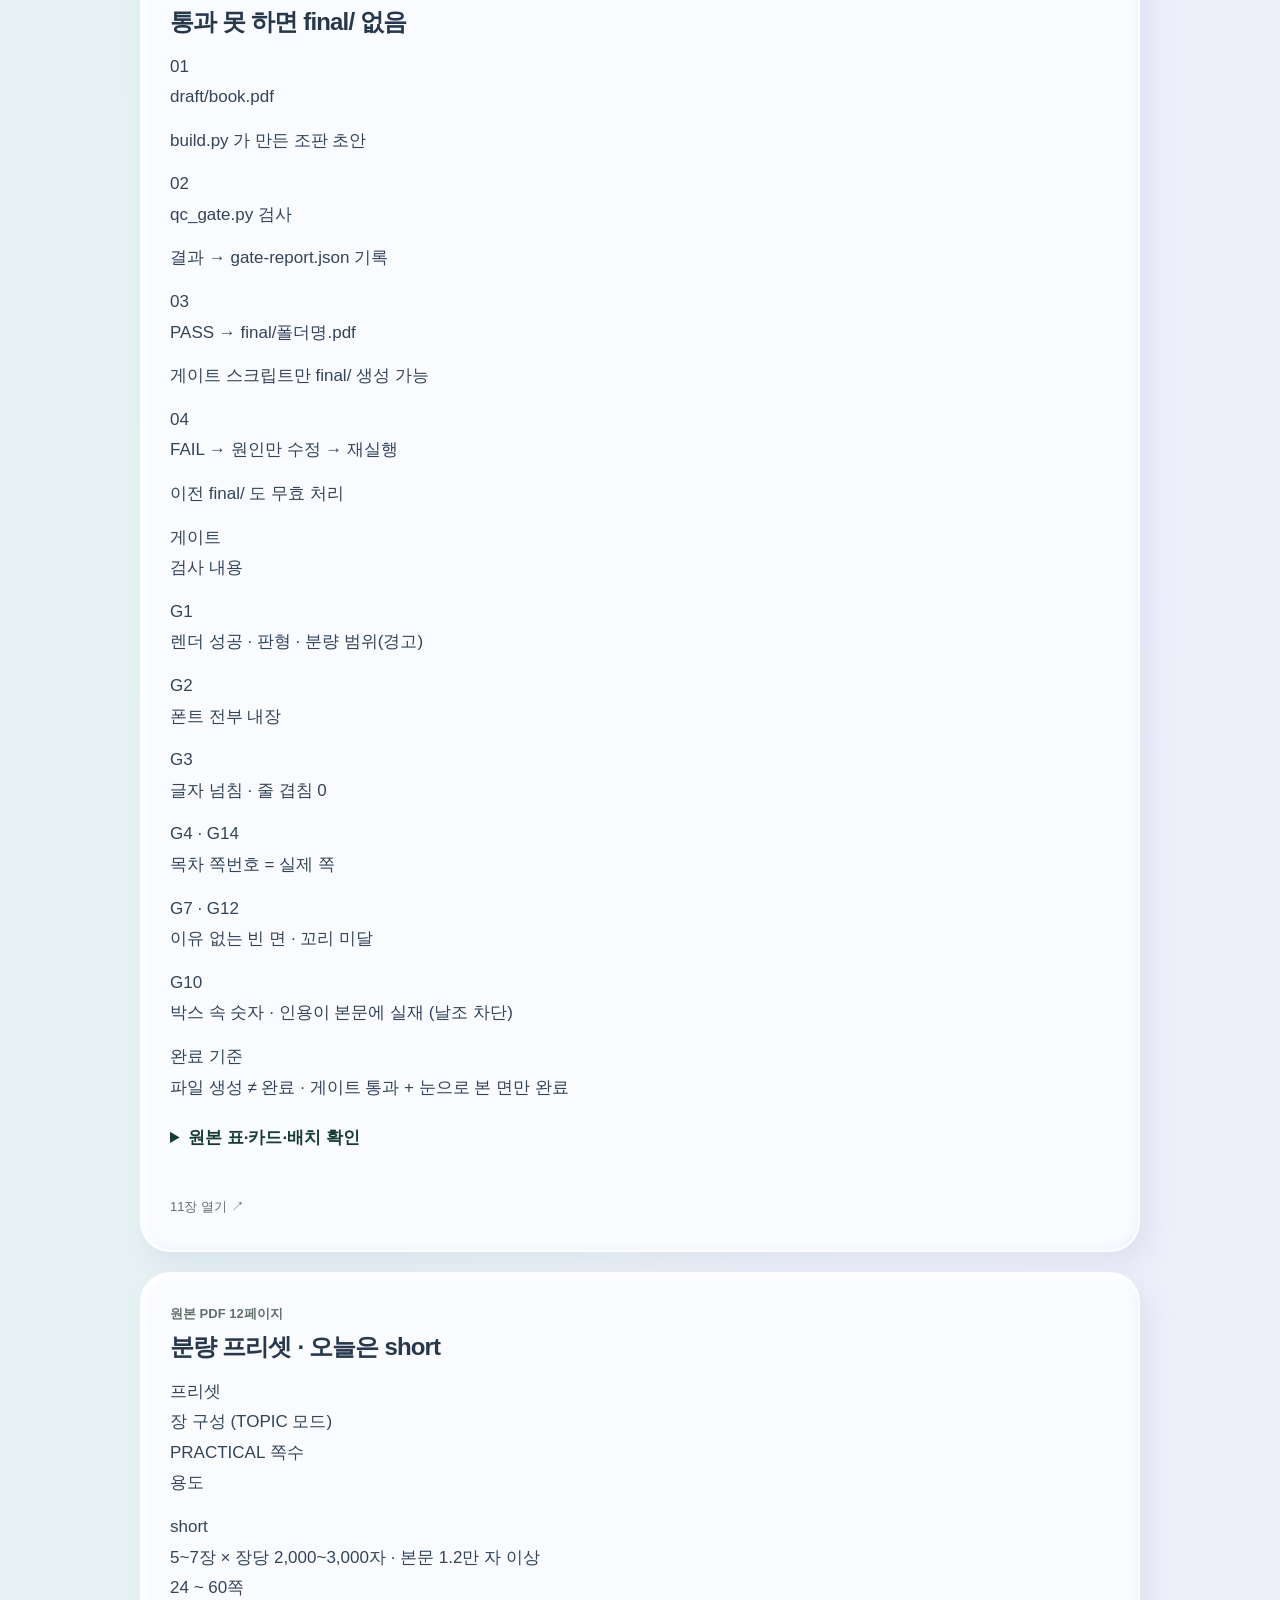
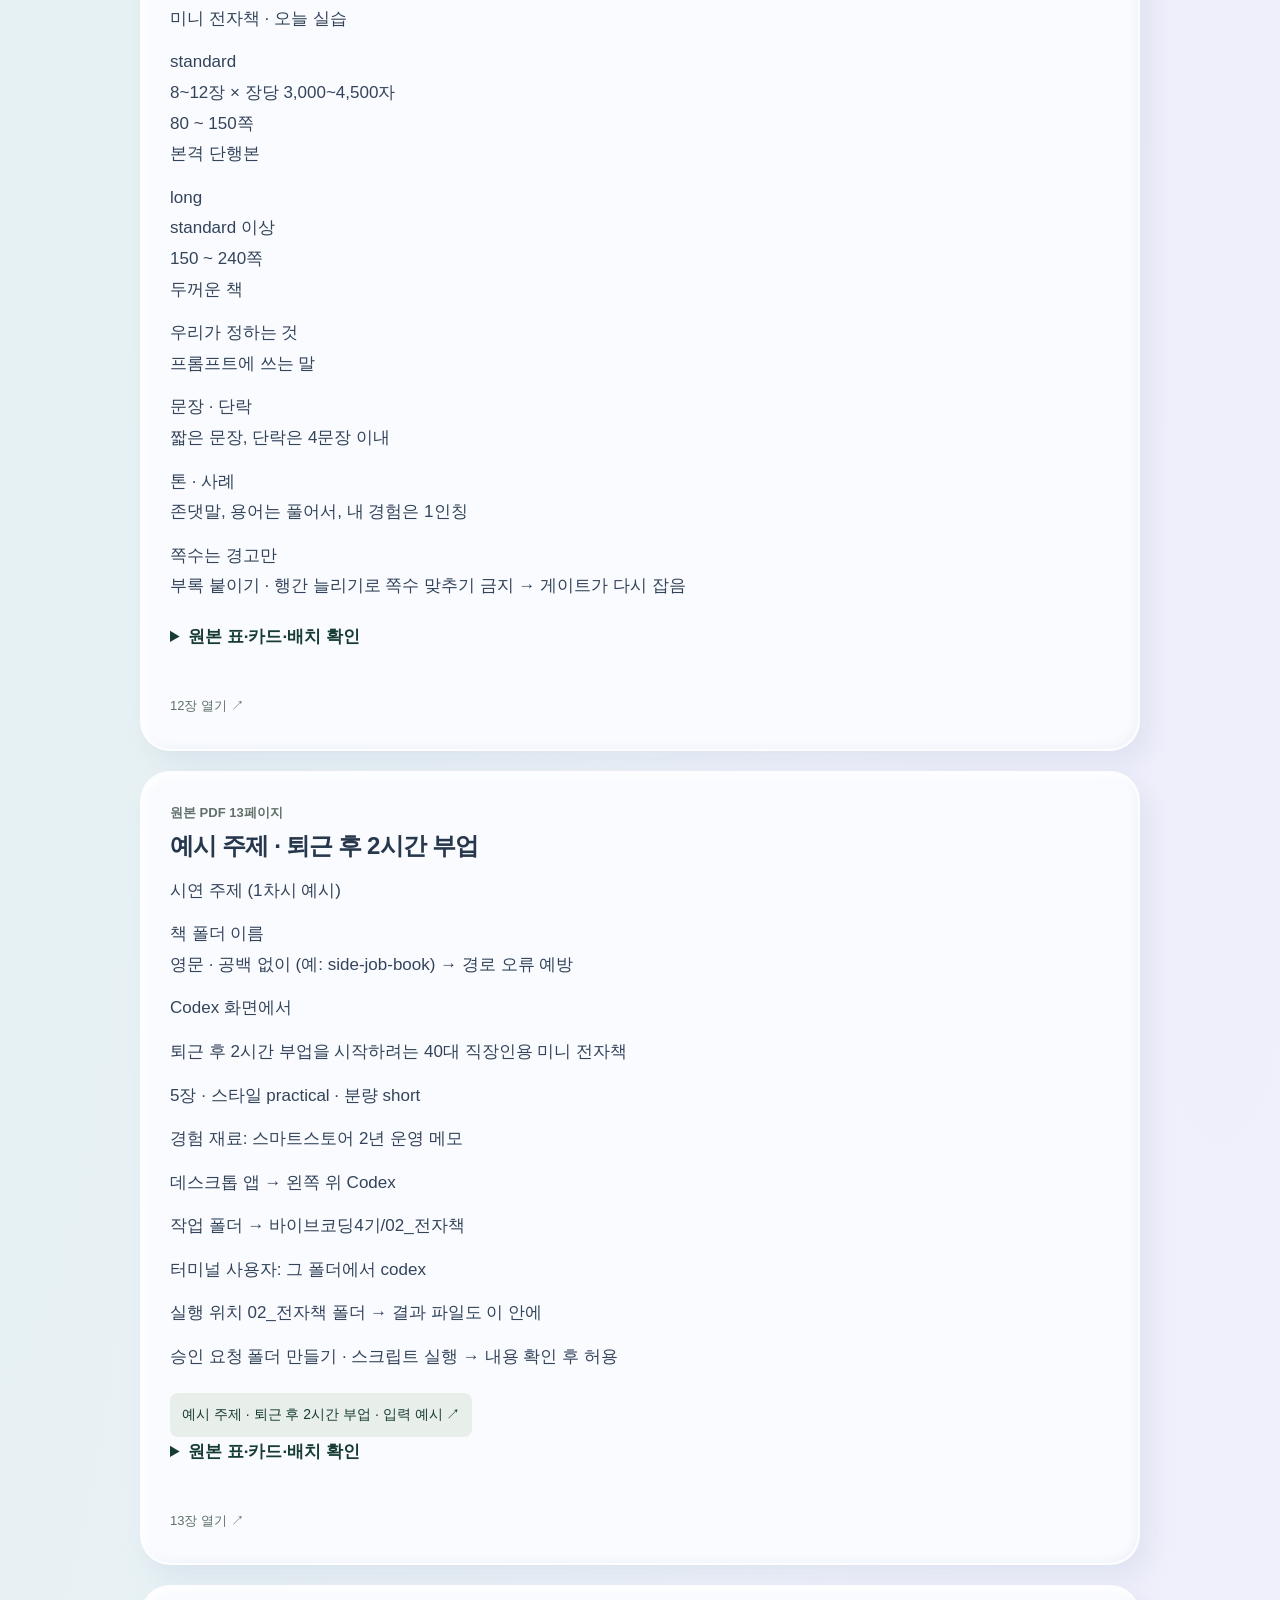
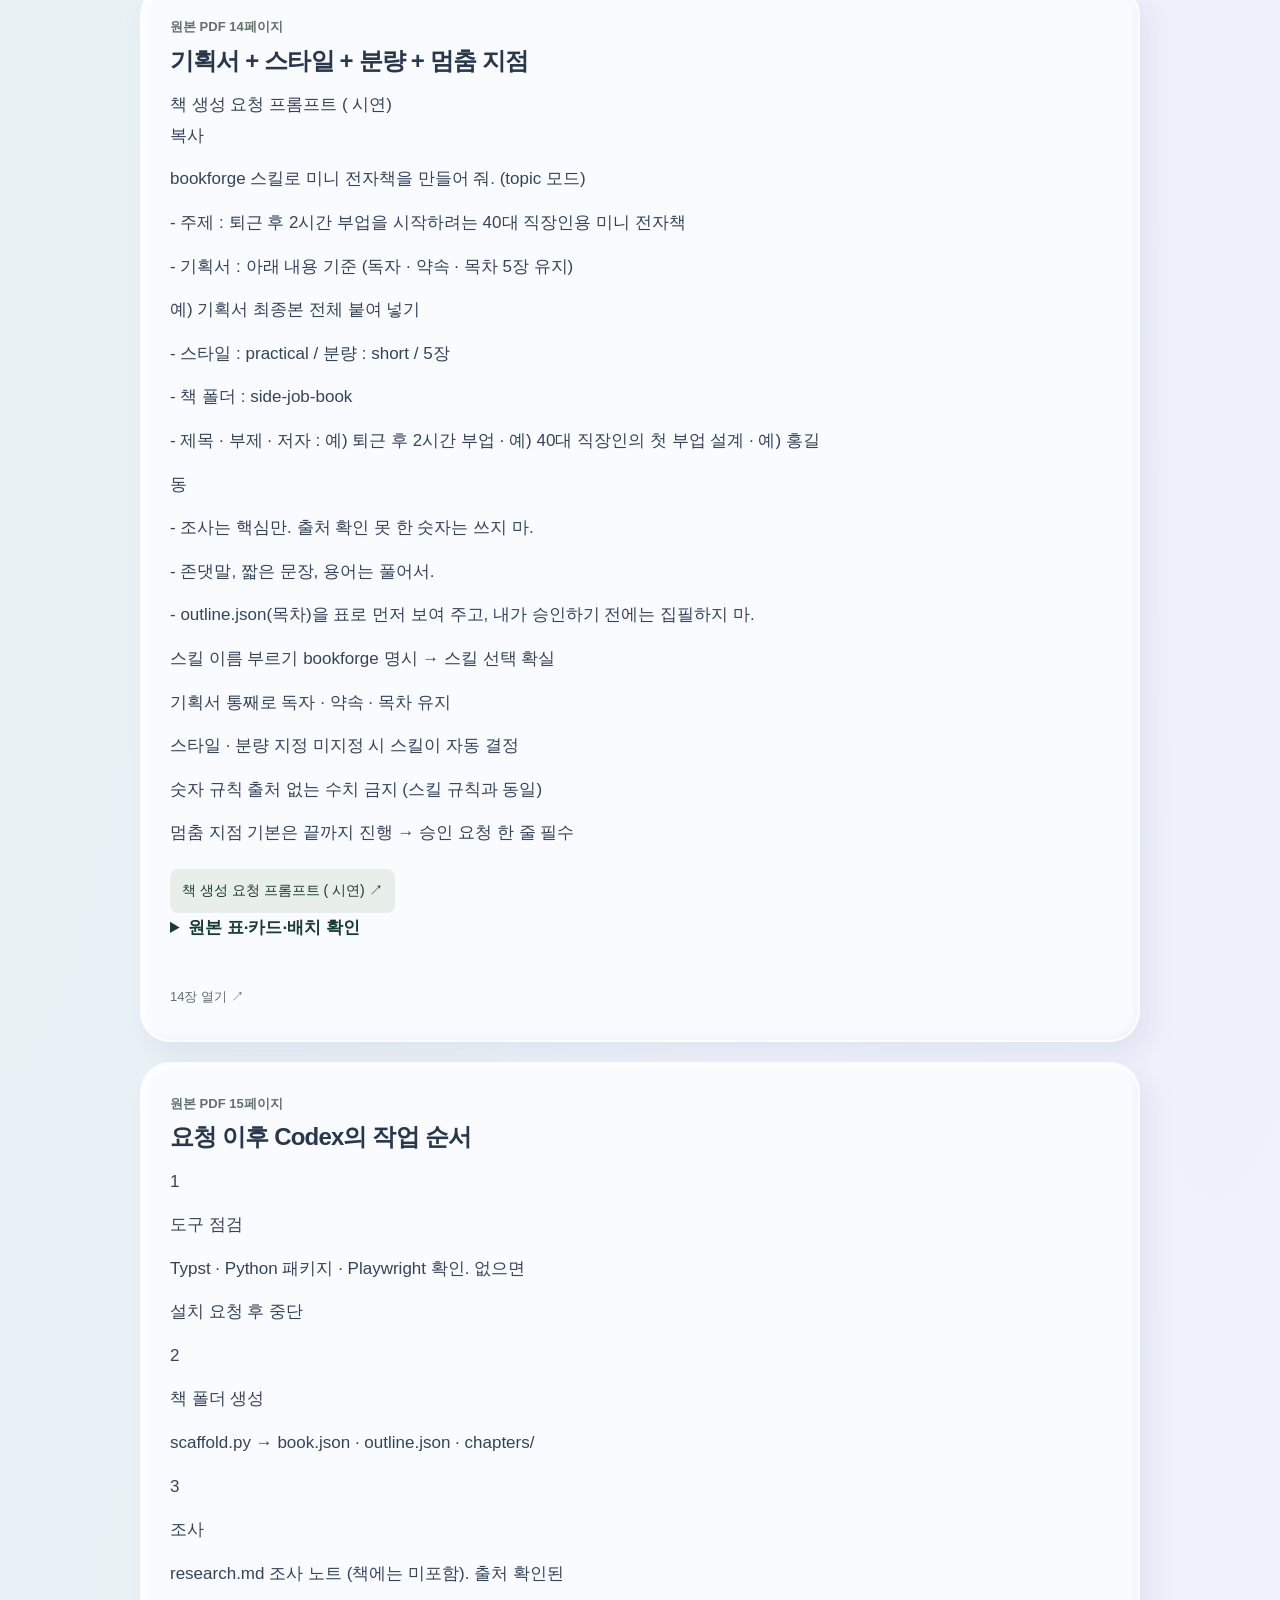
<file: lessons/02/practice.html>
<!doctype html><html lang="ko"><head><meta charset="utf-8"><meta name="viewport" content="width=device-width,initial-scale=1"><title>2차시 실습 교안 · 바이브코딩 4기</title><style>*{box-sizing:border-box}html{scroll-behavior:smooth;scroll-padding-top:90px}body{margin:0;background:#f5f3ee;color:#303c37;font:17px/1.8 Pretendard,"Malgun Gothic",sans-serif;word-break:keep-all;overflow-wrap:anywhere}a{color:inherit;text-decoration:none}button{font:inherit;cursor:pointer}a:focus-visible,button:focus-visible,input:focus-visible{outline:3px solid #a37a35;outline-offset:4px}h1,h2,h3,p{margin:0}h1,h2,h3{line-height:1.4;letter-spacing:-.04em;color:#173c33}header{background:#ffffffed;border-bottom:1px solid #dde3de;position:sticky;top:0;z-index:10}.wrap{max-width:1060px;margin:auto;padding:0 30px}.top{min-height:72px;display:flex;align-items:center;justify-content:space-between;gap:20px}.brand{font-weight:800;color:#173c33}.top nav{display:flex;gap:20px;flex-wrap:wrap}.top a{min-height:44px;display:inline-flex;align-items:center;font-size:15px}.hero{padding:48px 0 30px}.eyebrow,.source{font-size:13px;color:#61716a}.eyebrow{margin-bottom:12px}h1{font-size:38px}.lead{margin-top:12px;color:#61716a}.toolbar{display:flex;gap:10px;flex-wrap:wrap;margin-top:22px}.btn{border:0;border-radius:9px;background:#173c33;color:white;padding:11px 18px;min-height:44px;font-weight:700;font-size:15px;display:inline-flex;align-items:center;justify-content:center}.btn.secondary{background:#e8eee9;color:#173c33}.index{background:#e8eee9;border-radius:12px;padding:18px 22px;display:flex;gap:10px 24px;flex-wrap:wrap;margin:0 0 28px}.index a{font-size:15px;min-height:44px;display:inline-flex;align-items:center}.card{background:white;border-radius:18px;padding:28px;margin-bottom:20px;box-shadow:0 7px 30px #173c3308}.card-head{display:flex;align-items:flex-start;justify-content:space-between;gap:16px}.card h2{font-size:24px;margin-top:5px}.purpose{color:#61716a;font-size:15px;margin-top:10px}.prompt-text{white-space:pre-wrap;overflow-wrap:anywhere;word-break:normal;font:16px/1.9 Pretendard,"Malgun Gothic",sans-serif;margin:20px 0 0;background:#f5f3ee;border:1px solid #e4e7df;border-radius:10px;padding:22px;user-select:text}.number{font-size:13px;font-weight:700;color:#61716a}.guide-text p{margin:13px 0}.guide-text ul,.guide-text ol{padding-left:24px;margin:14px 0}.guide-text li{margin:8px 0}.checklist{padding:0;list-style:none}.checklist label{display:flex;align-items:flex-start;gap:12px;padding:12px 0;border-bottom:1px solid #edf0ec;cursor:pointer}.checklist input{margin-top:7px;width:20px;height:20px;flex:none;accent-color:#173c33}.inline-prompts{display:flex;flex-wrap:wrap;gap:8px;margin-top:20px}.inline-prompts a{padding:9px 12px;border-radius:8px;background:#e8eee9;font-size:14px;min-height:44px;color:#173c33}.notice{border-left:3px solid #c4a56c;padding:12px 18px;background:#ecebe2;color:#61716a;font-size:14px;margin:16px 0 26px}.step-heading{margin:34px 0 18px;font-size:25px}footer{padding:28px 0;border-top:1px solid #dfe3dc;color:#61716a;font-size:13px}.status{font-size:14px;color:#173c33;margin-top:12px;min-height:24px}details{margin-bottom:24px}summary{cursor:pointer;min-height:44px;color:#173c33;font-weight:700}.toc-list{display:grid;grid-template-columns:1fr 1fr;gap:8px 20px;list-style:none;padding:0}.toc-list a{display:block;padding:7px 0;font-size:14px;min-height:44px}.skip{position:absolute;top:-100px;background:white;padding:10px;z-index:99}.skip:focus{top:0}@media(max-width:760px){.wrap{padding:0 20px}.top{align-items:flex-start;flex-direction:column;gap:0;padding:12px 0}.top nav{gap:14px}.top a{font-size:13px;min-height:36px}.hero{padding:30px 0 22px}h1{font-size:30px}.card{padding:22px}.card h2{font-size:22px}.card-head{gap:10px}.card-head .btn{flex:none;padding:9px 12px;font-size:13px}.prompt-text{padding:16px;font-size:15px}.toc-list{grid-template-columns:1fr}.index{padding:12px 16px;gap:2px 15px}html{scroll-padding-top:125px}}@media(prefers-reduced-motion:reduce){html{scroll-behavior:auto}}details img{max-width:100%;height:auto}.source-block{white-space:pre-wrap;margin:12px 0}.source-table{width:100%;border-collapse:collapse}.source-table td{vertical-align:top;padding:10px;border-bottom:1px solid #eee}</style><link rel="stylesheet" href="../../clay-theme.css"></head><body><header><div class="wrap top"><a class="brand" href="../../index.html">AI 리터러시 클래스</a><nav><a href="slides.html?slide=1&mode=study">32장 열기</a><a href="practice.html">실습 교안</a><a href="prompts.html">프롬프트 모음</a><a href="../../index.html">강의실</a></nav></div></header><main class="wrap"><section class="hero"><p class="eyebrow">바이브코딩 4기 · 2차시 · 원본 PDF 32페이지</p><h1>2차시 실습 교안</h1><p class="lead">전자책 만들기 : 스킬로 찍는 한 권</p></section><p class="notice">원본 순서로 정리한 준비·설치·실습·점검·과제와 참고 내용. 표·카드의 관계는 각 항목의 원본 화면에서 확인.</p><details><summary>교안 목차 · 원본 32페이지 순서</summary><ol class="toc-list"><li><a href="#page-1">1. 전자책 만들기 : 스킬로 찍는 한 권</a></li><li><a href="#page-2">2. 오늘의 결과물 3가지</a></li><li><a href="#page-3">3. 설치 확인 → 시연 → 내 책</a></li><li><a href="#page-4">4. 루프는 그대로, 도구만 교체</a></li><li><a href="#page-5">5. Codex 실행 → bookforge 인식 확인</a></li><li><a href="#page-6">6. 스킬 설치 프롬프트 (Codex에 붙여 넣기)</a></li><li><a href="#page-7">7. 스킬 = AI 작업 설명서 묶음</a></li><li><a href="#page-8">8. 주제 한 줄 → 상업도서급 PDF</a></li><li><a href="#page-9">9. 스타일 6종 · 판형도 각각</a></li><li><a href="#page-10">10. 단행본 뼈대 5가지 자동 구성</a></li><li><a href="#page-11">11. 통과 못 하면 final/ 없음</a></li><li><a href="#page-12">12. 분량 프리셋 · 오늘은 short</a></li><li><a href="#page-13">13. 예시 주제 · 퇴근 후 2시간 부업</a></li><li><a href="#page-14">14. 기획서 + 스타일 + 분량 + 멈춤 지점</a></li><li><a href="#page-15">15. 요청 이후 Codex의 작업 순서</a></li><li><a href="#page-16">16. 목차 승인 = 가장 싼 수정 시점</a></li><li><a href="#page-17">17. 책 폴더 안 · 고칠 곳과 볼 곳</a></li><li><a href="#page-18">18. 결과 PDF · practical 본문 예시</a></li><li><a href="#page-19">19. 내 기획서 → 목차 표</a></li><li><a href="#page-20">20. 목차 승인 + 1장만 먼저</a></li><li><a href="#page-21">21. 1장 확정 → 나머지 걸어 두고 휴식</a></li><li><a href="#page-22">22. final PDF 확인 → 스타일 바꿔 보기</a></li><li><a href="#page-23">23. 표지 문구 · 저자 소개 → 다시 빌드</a></li><li><a href="#page-24">24. FAIL → 보고서 읽기 → 원인만 고치기</a></li><li><a href="#page-25">25. 캔바로 표지 디자인 → 판매용 PDF</a></li><li><a href="#page-26">26. 판매 전 여덟 가지</a></li><li><a href="#page-27">27. 이미 쓴 원고 → 조판만</a></li><li><a href="#page-28">28. 배포 채널 3갈래 중 택 1</a></li><li><a href="#page-29">29. 자주 생기는 문제 6가지</a></li><li><a href="#page-30">30. 공유 범위: 표지 · 차례</a></li><li><a href="#page-31">31. 다음 주까지, 그리고 3차시</a></li><li><a href="#page-32">32. 게이트를 통과한 한 권, 미완성 백 쪽보다 우선.</a></li></ol></details><article class="card" id="page-1"><p class="number">원본 PDF 1페이지</p><h2>전자책 만들기 : 스킬로 찍는 한 권</h2><div class="guide-text"><p class="source-block">바이브 코딩 4 기 · 2 차시 · 1 0 / 1 3 ( 화)</p><p class="source-block">GPT-6 아스트라로 전자책 · PPT · 영상 만들기
전자책 만들기 :
스킬로 찍는 한 권</p><p class="source-block">20:30 - 22:30
Zoom 실시간 · 녹화 제공</p><p class="source-block">오늘의 결과물
품질 게이트 통과 전자책 PDF 1권</p><p class="source-block">준비물
기획서 최종본 · 경험 메모 10줄 · Codex</p><p class="source-block">II</p><p class="source-block">V I B E C O D I N G
S E S S I O N 0 2 · 1 0 / 1 3</p><p class="source-block">오늘 만드는 것
한 권.</p><p class="source-block">설치</p><p class="source-block">게이트를 통과한 책 한 권.</p><p class="source-block">2 차시
2 0 : 3 0 - 2 2 : 3 0</p></div><div class="inline-prompts"></div><details><summary>원본 표·카드·배치 확인</summary><img loading="lazy" src="assets/page-01.png" alt="원본 1페이지"></details><a class="source" href="slides.html?slide=1&mode=study">1장 열기 ↗</a></article><article class="card" id="page-2"><p class="number">원본 PDF 2페이지</p><h2>오늘의 결과물 3가지</h2><div class="guide-text"><p class="source-block">1
Codex + bookforge 스킬 → 설치 · 인식 확인</p><p class="source-block">스킬 목록 확인 · 의존성 점검 표</p><p class="source-block">2
기획서 → 목차 승인 → 내 경험이 들어간 원고 5장</p><p class="source-block">topic 모드 · 1장 먼저 · 수정 루프</p><p class="source-block">3
품질 게이트 통과 PDF 1권 (final 폴더)</p><p class="source-block">스타일 · 표지 문구 수정 → 다시 빌드 → 최종 검수</p></div><div class="inline-prompts"></div><details><summary>원본 표·카드·배치 확인</summary><img loading="lazy" src="assets/page-02.png" alt="원본 2페이지"></details><a class="source" href="slides.html?slide=2&mode=study">2장 열기 ↗</a></article><article class="card" id="page-3"><p class="number">원본 PDF 3페이지</p><h2>설치 확인 → 시연 → 내 책</h2><div class="guide-text"><p class="source-block">20:30 · 10분</p><p class="source-block">복습</p><p class="source-block">루프 복습, 기획서</p><p class="source-block">점검</p><p class="source-block">1 ~ 4장</p><p class="source-block">20:40 · 15분</p><p class="source-block">설치 확인</p><p class="source-block">스킬 목록, 설치</p><p class="source-block">프롬프트, 미설치자</p><p class="source-block">대처</p><p class="source-block">5 ~ 6장</p><p class="source-block">20:55 · 15분</p><p class="source-block">개념</p><p class="source-block">스킬, 스타일 6종, 책</p><p class="source-block">해부, 게이트</p><p class="source-block">7 ~ 12장</p><p class="source-block">21:10 · 15분</p><p class="source-block">시연</p><p class="source-block">예시 주제 한 권</p><p class="source-block">만드는 과정</p><p class="source-block">13 ~ 18장</p><p class="source-block">21:25 · 20분</p><p class="source-block">실습 A</p><p class="source-block">목차 승인, 1장 원고,</p><p class="source-block">나머지 진행</p><p class="source-block">19 ~ 21장</p><p class="source-block">21:45</p><p class="source-block">휴식 10분</p><p class="source-block">· 생성
계속</p><p class="source-block">21:55 · 25분</p><p class="source-block">실습 B</p><p class="source-block">스타일 · 표지 문구,</p><p class="source-block">게이트 대응, 캔바</p><p class="source-block">표지</p><p class="source-block">22 ~ 25장</p><p class="source-block">22:20 · 10분</p><p class="source-block">검수 · 과제</p><p class="source-block">최종 체크, 배포,</p><p class="source-block">3차시 예고</p><p class="source-block">26 ~ 32장</p></div><div class="inline-prompts"></div><details><summary>원본 표·카드·배치 확인</summary><img loading="lazy" src="assets/page-03.png" alt="원본 3페이지"></details><a class="source" href="slides.html?slide=3&mode=study">3장 열기 ↗</a></article><article class="card" id="page-4"><p class="number">원본 PDF 4페이지</p><h2>루프는 그대로, 도구만 교체</h2><div class="guide-text"><p class="source-block">기획서 2~3편 공유
목차 5장만 점검: 장 겹침 여부 · 독자 고민 순서와 일치 여부</p><p class="source-block">지시 무엇을 · 누구에게 · 어떤 형식 · 어떤 제약 (무누형제)</p><p class="source-block">확인 독자가 맞는가 · 구조가 맞는가 · 내 것이 들어갔는가</p><p class="source-block">수정 어디를 어떻게 + 나머지는 그대로</p><p class="source-block">오늘의 재료 기획서 최종본 + 경험 메모 10줄</p><p class="source-block">오늘의 도구 Codex + bookforge 스킬</p><p class="source-block">지시</p><p class="source-block">확인
수정</p><p class="source-block">전자책도 같은 루프</p></div><div class="inline-prompts"></div><details><summary>원본 표·카드·배치 확인</summary><img loading="lazy" src="assets/page-04.png" alt="원본 4페이지"></details><a class="source" href="slides.html?slide=4&mode=study">4장 열기 ↗</a></article><article class="card" id="page-5"><p class="number">원본 PDF 5페이지</p><h2>Codex 실행 → bookforge 인식 확인</h2><div class="guide-text"><p class="source-block">01
Codex 열기 · 작업 폴더</p><p class="source-block">ChatGPT 데스크톱 앱 → 왼쪽 위 Codex → 작업 폴더 바이브코딩4기 / 02_전자책</p><p class="source-block">선택</p><p class="source-block">02
오른쪽 프롬프트 입력</p><p class="source-block">같은 ChatGPT 계정 로그인 확인 · 승인 요청은 내용 확인 후 허용 · 터미널 사용자는
그 폴더에서 codex</p><p class="source-block">03
판정</p><p class="source-block">bookforge 보임 → 통과 · 안 보임 → 다음 장 설치 → Codex 재시작</p><p class="source-block">미설치자
단톡방에 화면 캡처 → 오늘은 짝 화면 보며 진행 또는 강사 화면 시연 따라 보</p><p class="source-block">기 · 설치는 수업 후 함께</p><p class="source-block">Claude Code 사용자
같은 스</p><p class="source-block">킬을</p><p class="source-block">-a claude-code
옵션으로 설치 가능 · 수업 화면</p><p class="source-block">은 Codex 기준</p><p class="source-block">스킬 인식 확인 프롬프트
복사</p><p class="source-block">설치된 스킬 목록 보여 줘.</p><p class="source-block">bookforge 가 있으면 설명 한 줄과 설치 위치도 알려 줘.</p><p class="source-block">없으면 없다고만 말해 줘.</p></div><div class="inline-prompts"><a href="prompts.html#prompt-1">스킬 인식 확인 프롬프트 ↗</a></div><details><summary>원본 표·카드·배치 확인</summary><img loading="lazy" src="assets/page-05.png" alt="원본 5페이지"></details><a class="source" href="slides.html?slide=5&mode=study">5장 열기 ↗</a></article><article class="card" id="page-6"><p class="number">원본 PDF 6페이지</p><h2>스킬 설치 프롬프트 (Codex에 붙여 넣기)</h2><div class="guide-text"><p class="source-block">항목
통과 기준</p><p class="source-block">bookforge 스킬
SKILL.md 확인</p><p class="source-block">Typst
0.14.x (4개 스타일 조판)</p><p class="source-block">Python 패키지
pymupdf · markdown-it-py</p><p class="source-block">Playwright · Chromium
insight · magazine · 도해용</p><p class="source-block">PYTHONUTF8
1 (한글 깨짐 방지)</p><p class="source-block">표 확인 후
앱 완전 종료 → 다시 열기 → 스킬 목록 재확인 (사이드바 Skills)</p><p class="source-block">깃허브 레포 스킬 설치 프롬프트
복사</p><p class="source-block">깃허브 레포에 있는 bookforge 스킬을 Codex에 설치해 줘.</p><p class="source-block">레포 : https://github.com/gongnyang/bookforge</p><p class="source-block">1. 설치 명령 실행</p><p class="source-block">npx skills add gongnyang/bookforge -g -a codex -y --copy</p><p class="source-block">2. 책 조판에 필요한 도구 점검, 없으면 설치</p><p class="source-block">(Windows는 winget, Mac은 Homebrew)</p><p class="source-block">- Typst 0.14 이상 (typst --version)</p><p class="source-block">- Python 3.12 이상 + pymupdf, markdown-it-py</p><p class="source-block">- 전역 Playwright + Chromium</p><p class="source-block">npm i -g playwright → npx playwright install chromium</p><p class="source-block">3. 환경 변수 PYTHONUTF8=1 확인, 없으면 설정</p><p class="source-block">4. 설치된 bookforge 폴더에 SKILL.md 가 있는지 확인</p><p class="source-block">끝나면 항목 · 상태 · 버전을 표로 보여 줘.</p></div><div class="inline-prompts"><a href="prompts.html#prompt-2">깃허브 레포 스킬 설치 프롬프트 ↗</a></div><p><a href="https://github.com/gongnyang/bookforge" target="_blank" rel="noopener">https://github.com/gongnyang/bookforge</a></p><details><summary>원본 표·카드·배치 확인</summary><img loading="lazy" src="assets/page-06.png" alt="원본 6페이지"></details><a class="source" href="slides.html?slide=6&mode=study">6장 열기 ↗</a></article><article class="card" id="page-7"><p class="number">원본 PDF 7페이지</p><h2>스킬 = AI 작업 설명서 묶음</h2><div class="guide-text"><p class="source-block">bookforge 폴더 구조 (요약)</p><p class="source-block">bookforge/</p><p class="source-block">├ SKILL.md      설명서 · 작업 순서</p><p class="source-block">├ modes/        topic · manuscript</p><p class="source-block">├ styles/       스타일 규칙서</p><p class="source-block">├ scripts/      scaffold · build · qc_gate</p><p class="source-block">├ references/   배치 · 해부 규칙서</p><p class="source-block">└ examples/     예시 책 PDF</p><p class="source-block">SKILL.md 언제 쓰는지 + 작업 순서 + 금지 사항 (설명서 본체)</p><p class="source-block">scripts/ 실제 일을 하는 프로그램: 폴더 만들기 · 조판 · 품질 검사</p><p class="source-block">styles/ 스타일별 디자인 규칙서 (판형 · 서체 · 여백 · 색)</p><p class="source-block">호출 방식 전자책 · PDF 책 · 책 조판 · bookforge 언급 → Codex가 스킬 선택</p><p class="source-block">장점 긴 프롬프트 없이 매번 같은 절차 · 같은 품질 기준</p></div><div class="inline-prompts"></div><details><summary>원본 표·카드·배치 확인</summary><img loading="lazy" src="assets/page-07.png" alt="원본 7페이지"></details><a class="source" href="slides.html?slide=7&mode=study">7장 열기 ↗</a></article><article class="card" id="page-8"><p class="number">원본 PDF 8페이지</p><h2>주제 한 줄 → 상업도서급 PDF</h2><div class="guide-text"><p class="source-block">topic 모드 (오늘 실습)</p><p class="source-block">주제 · 기획만 입력 → 조사 → 목차 → 장별 집필 → 조판 → 게이트</p><p class="source-block">manuscript 모드</p><p class="source-block">완성 원고 입력 (md · txt · docx) → 구조 정리 → 조판. 문장 재작성 없음</p><p class="source-block">모드 감지
원고 파일 있음 → manuscript · 주제만 → topic</p><p class="source-block">01
P0 계약</p><p class="source-block">모드 · 스타일 · 분량 확정 → 책 폴더 만들기</p><p class="source-block">02
P1 콘텐츠</p><p class="source-block">outline.json(목차) + chapters/ch-NN.md(원고)</p><p class="source-block">03
P2-3 빌드</p><p class="source-block">build.py → draft/book.pdf (조판 초안)</p><p class="source-block">04
P4 게이트</p><p class="source-block">qc_gate.py 통과 → final/ 생성</p><p class="source-block">05
P5 시각 검수</p><p class="source-block">표지 · 차례 · 도비라 · 본문을 이미지로 열어 눈으로 확인</p></div><div class="inline-prompts"></div><details><summary>원본 표·카드·배치 확인</summary><img loading="lazy" src="assets/page-08.png" alt="원본 8페이지"></details><a class="source" href="slides.html?slide=8&mode=study">8장 열기 ↗</a></article><article class="card" id="page-9"><p class="number">원본 PDF 9페이지</p><h2>스타일 6종 · 판형도 각각</h2><div class="guide-text"><p class="source-block">practical</p><p class="source-block">실용 · 활용서 · 153×225</p><p class="source-block">insight</p><p class="source-block">기술 리포트 · 182×257</p><p class="source-block">academic</p><p class="source-block">학술 단행본 · 153×225</p><p class="source-block">essay</p><p class="source-block">미니멀 에세이 · 128×188</p><p class="source-block">business</p><p class="source-block">컨설팅 백서 · 200×280</p><p class="source-block">magazine</p><p class="source-block">트렌드 매거진 · 200×265</p><p class="source-block">오늘 권장
따라 하는 책 → practical · 내 이야기 중심 → essay · 미지정 시 스킬이 내용 보고 자동 선택</p><p class="source-block">예시: gongnyang/bookforge (MIT) · 판형 단위 mm</p></div><div class="inline-prompts"></div><details><summary>원본 표·카드·배치 확인</summary><img loading="lazy" src="assets/page-09.png" alt="원본 9페이지"></details><a class="source" href="slides.html?slide=9&mode=study">9장 열기 ↗</a></article><article class="card" id="page-10"><p class="number">원본 PDF 10페이지</p><h2>단행본 뼈대 5가지 자동 구성</h2><div class="guide-text"><p class="source-block">표지
제목 · 부제 · 저자</p><p class="source-block">목차
점선 리더 + 쪽번호</p><p class="source-block">본문 · 러닝 헤드
하단 CH 03 · 17</p><p class="source-block">표지: 제목 · 부제 · 저자명</p><p class="source-block">목차: 장 · 절 + 실제 쪽번호</p><p class="source-block">장 도비라: 장 번호 · 제목 · 요약 1~2문장</p><p class="source-block">러닝 헤드: 장 이름 + 쪽번호</p><p class="source-block">판권면: 제목 · 지은이 · 발행일</p><p class="source-block">예시: gongnyang/bookforge (MIT) · 『바로 쓰는 프롬프트 패턴 24』 practical 45쪽</p></div><div class="inline-prompts"></div><details><summary>원본 표·카드·배치 확인</summary><img loading="lazy" src="assets/page-10.png" alt="원본 10페이지"></details><a class="source" href="slides.html?slide=10&mode=study">10장 열기 ↗</a></article><article class="card" id="page-11"><p class="number">원본 PDF 11페이지</p><h2>통과 못 하면 final/ 없음</h2><div class="guide-text"><p class="source-block">01
draft/book.pdf</p><p class="source-block">build.py 가 만든 조판 초안</p><p class="source-block">02
qc_gate.py 검사</p><p class="source-block">결과 → gate-report.json 기록</p><p class="source-block">03
PASS → final/폴더명.pdf</p><p class="source-block">게이트 스크립트만 final/ 생성 가능</p><p class="source-block">04
FAIL → 원인만 수정 → 재실행</p><p class="source-block">이전 final/ 도 무효 처리</p><p class="source-block">게이트
검사 내용</p><p class="source-block">G1
렌더 성공 · 판형 · 분량 범위(경고)</p><p class="source-block">G2
폰트 전부 내장</p><p class="source-block">G3
글자 넘침 · 줄 겹침 0</p><p class="source-block">G4 · G14
목차 쪽번호 = 실제 쪽</p><p class="source-block">G7 · G12
이유 없는 빈 면 · 꼬리 미달</p><p class="source-block">G10
박스 속 숫자 · 인용이 본문에 실재 (날조 차단)</p><p class="source-block">완료 기준
파일 생성 ≠ 완료 · 게이트 통과 + 눈으로 본 면만 완료</p></div><div class="inline-prompts"></div><details><summary>원본 표·카드·배치 확인</summary><img loading="lazy" src="assets/page-11.png" alt="원본 11페이지"></details><a class="source" href="slides.html?slide=11&mode=study">11장 열기 ↗</a></article><article class="card" id="page-12"><p class="number">원본 PDF 12페이지</p><h2>분량 프리셋 · 오늘은 short</h2><div class="guide-text"><p class="source-block">프리셋
장 구성 (TOPIC 모드)
PRACTICAL 쪽수
용도</p><p class="source-block">short
5~7장 × 장당 2,000~3,000자 · 본문 1.2만 자 이상
24 ~ 60쪽
미니 전자책 · 오늘 실습</p><p class="source-block">standard
8~12장 × 장당 3,000~4,500자
80 ~ 150쪽
본격 단행본</p><p class="source-block">long
standard 이상
150 ~ 240쪽
두꺼운 책</p><p class="source-block">우리가 정하는 것
프롬프트에 쓰는 말</p><p class="source-block">문장 · 단락
짧은 문장, 단락은 4문장 이내</p><p class="source-block">톤 · 사례
존댓말, 용어는 풀어서, 내 경험은 1인칭</p><p class="source-block">쪽수는 경고만
부록 붙이기 · 행간 늘리기로 쪽수 맞추기 금지 → 게이트가 다시 잡음</p></div><div class="inline-prompts"></div><details><summary>원본 표·카드·배치 확인</summary><img loading="lazy" src="assets/page-12.png" alt="원본 12페이지"></details><a class="source" href="slides.html?slide=12&mode=study">12장 열기 ↗</a></article><article class="card" id="page-13"><p class="number">원본 PDF 13페이지</p><h2>예시 주제 · 퇴근 후 2시간 부업</h2><div class="guide-text"><p class="source-block">시연 주제 (1차시 예시)</p><p class="source-block">책 폴더 이름
영문 · 공백 없이 (예: side-job-book) → 경로 오류 예방</p><p class="source-block">Codex 화면에서</p><p class="source-block">퇴근 후 2시간 부업을 시작하려는 40대 직장인용 미니 전자책</p><p class="source-block">5장 · 스타일 practical · 분량 short</p><p class="source-block">경험 재료: 스마트스토어 2년 운영 메모</p><p class="source-block">데스크톱 앱 → 왼쪽 위 Codex</p><p class="source-block">작업 폴더 → 바이브코딩4기/02_전자책</p><p class="source-block">터미널 사용자: 그 폴더에서 codex</p><p class="source-block">실행 위치 02_전자책 폴더 → 결과 파일도 이 안에</p><p class="source-block">승인 요청 폴더 만들기 · 스크립트 실행 → 내용 확인 후 허용</p></div><div class="inline-prompts"><a href="prompts.html#prompt-3">예시 주제 · 퇴근 후 2시간 부업 · 입력 예시 ↗</a></div><details><summary>원본 표·카드·배치 확인</summary><img loading="lazy" src="assets/page-13.png" alt="원본 13페이지"></details><a class="source" href="slides.html?slide=13&mode=study">13장 열기 ↗</a></article><article class="card" id="page-14"><p class="number">원본 PDF 14페이지</p><h2>기획서 + 스타일 + 분량 + 멈춤 지점</h2><div class="guide-text"><p class="source-block">책 생성 요청 프롬프트 ( 시연)
복사</p><p class="source-block">bookforge 스킬로 미니 전자책을 만들어 줘. (topic 모드)</p><p class="source-block">- 주제 : 퇴근 후 2시간 부업을 시작하려는 40대 직장인용 미니 전자책</p><p class="source-block">- 기획서 : 아래 내용 기준 (독자 · 약속 · 목차 5장 유지)</p><p class="source-block">예) 기획서 최종본 전체 붙여 넣기</p><p class="source-block">- 스타일 : practical / 분량 : short / 5장</p><p class="source-block">- 책 폴더 : side-job-book</p><p class="source-block">- 제목 · 부제 · 저자 : 예) 퇴근 후 2시간 부업 · 예) 40대 직장인의 첫 부업 설계 · 예) 홍길</p><p class="source-block">동</p><p class="source-block">- 조사는 핵심만. 출처 확인 못 한 숫자는 쓰지 마.</p><p class="source-block">- 존댓말, 짧은 문장, 용어는 풀어서.</p><p class="source-block">- outline.json(목차)을 표로 먼저 보여 주고, 내가 승인하기 전에는 집필하지 마.</p><p class="source-block">스킬 이름 부르기 bookforge 명시 → 스킬 선택 확실</p><p class="source-block">기획서 통째로 독자 · 약속 · 목차 유지</p><p class="source-block">스타일 · 분량 지정 미지정 시 스킬이 자동 결정</p><p class="source-block">숫자 규칙 출처 없는 수치 금지 (스킬 규칙과 동일)</p><p class="source-block">멈춤 지점 기본은 끝까지 진행 → 승인 요청 한 줄 필수</p></div><div class="inline-prompts"><a href="prompts.html#prompt-4">책 생성 요청 프롬프트 ( 시연) ↗</a></div><details><summary>원본 표·카드·배치 확인</summary><img loading="lazy" src="assets/page-14.png" alt="원본 14페이지"></details><a class="source" href="slides.html?slide=14&mode=study">14장 열기 ↗</a></article><article class="card" id="page-15"><p class="number">원본 PDF 15페이지</p><h2>요청 이후 Codex의 작업 순서</h2><div class="guide-text"><p class="source-block">1</p><p class="source-block">도구 점검</p><p class="source-block">Typst · Python 패키지 · Playwright 확인. 없으면</p><p class="source-block">설치 요청 후 중단</p><p class="source-block">2</p><p class="source-block">책 폴더 생성</p><p class="source-block">scaffold.py → book.json · outline.json · chapters/</p><p class="source-block">3</p><p class="source-block">조사</p><p class="source-block">research.md 조사 노트 (책에는 미포함). 출처 확인된</p><p class="source-block">수치만 본문 사용</p><p class="source-block">4</p><p class="source-block">목차 → 승인 대기</p><p class="source-block">outline.json: 장별 제목 · 요약 · 목차 문구</p><p class="source-block">5</p><p class="source-block">장별 집필</p><p class="source-block">chapters/ch-01.md ~ ch-05.md. 표 · 리스트 · 팁</p><p class="source-block">박스 장당 2개 이상</p><p class="source-block">6</p><p class="source-block">조판 · 게이트 · 검수</p><p class="source-block">build.py → qc_gate.py → final/ → 페이지 이미지</p><p class="source-block">확인</p></div><div class="inline-prompts"></div><details><summary>원본 표·카드·배치 확인</summary><img loading="lazy" src="assets/page-15.png" alt="원본 15페이지"></details><a class="source" href="slides.html?slide=15&mode=study">15장 열기 ↗</a></article><article class="card" id="page-16"><p class="number">원본 PDF 16페이지</p><h2>목차 승인 = 가장 싼 수정 시점</h2><div class="guide-text"><p class="source-block">장
제목 · 요약 (시연 예시)</p><p class="source-block">1
왜 퇴근 후 2시간인가 · 시간 확보가 첫 관문인 이유</p><p class="source-block">2
내 경력에서 부업 재료 찾기 · 이미 가진 것 목록화</p><p class="source-block">3
첫 상품 하나 정하기 · 작게 팔아 보는 기준</p><p class="source-block">4
2시간 루틴 설계 · 평일 · 주말 시간표</p><p class="source-block">5
첫 수익 이후 · 계속할지 판단하는 기준</p><p class="source-block">장 제목 5개 이어 읽기 → 하나의 이야기</p><p class="source-block">요약 = 그 장이 답하는 질문 (도비라에 실림)</p><p class="source-block">장마다 내 경험 들어갈 자리</p><p class="source-block">수정 또는 승인
복사</p><p class="source-block">3장과 4장 순서 바꾸고, 5장 요약을 질문형으로. 나머지는 그대로. 다시 보여 줘.</p><p class="source-block">목차 승인. 집필 시작해 줘.</p></div><div class="inline-prompts"><a href="prompts.html#prompt-5">수정 또는 승인 ↗</a></div><details><summary>원본 표·카드·배치 확인</summary><img loading="lazy" src="assets/page-16.png" alt="원본 16페이지"></details><a class="source" href="slides.html?slide=16&mode=study">16장 열기 ↗</a></article><article class="card" id="page-17"><p class="number">원본 PDF 17페이지</p><h2>책 폴더 안 · 고칠 곳과 볼 곳</h2><div class="guide-text"><p class="source-block">side-job-book/</p><p class="source-block">├ book.json         제목 · 부제 · 저자 · 스타일 · 분량</p><p class="source-block">├ outline.json      목차: 장별 제목 · 요약</p><p class="source-block">├ research.md       조사 노트 (책에는 미포함)</p><p class="source-block">├ chapters/         ch-01.md ~ ch-05.md 원고</p><p class="source-block">├ assets/ diagrams/ 이미지 · 도해</p><p class="source-block">├ draft/book.pdf    조판 초안</p><p class="source-block">├ gate-report.json  게이트 결과 · 실패 원인</p><p class="source-block">├ qc/               검수용 페이지 이미지</p><p class="source-block">└ final/side-job-book.pdf  통과본만</p><p class="source-block">글 수정 chapters/ch-NN.md</p><p class="source-block">표지 문구 book.json</p><p class="source-block">목차 · 도비라 요약 outline.json</p><p class="source-block">완성본 final/ 폴더의 PDF</p><p class="source-block">final/ 비어 있음 게이트 미통과 → gate-report.json</p></div><div class="inline-prompts"></div><details><summary>원본 표·카드·배치 확인</summary><img loading="lazy" src="assets/page-17.png" alt="원본 17페이지"></details><a class="source" href="slides.html?slide=17&mode=study">17장 열기 ↗</a></article><article class="card" id="page-18"><p class="number">원본 PDF 18페이지</p><h2>결과 PDF · practical 본문 예시</h2><div class="guide-text"><p class="source-block">본문 · 박스
경고 박스 · 적용 예</p><p class="source-block">도해 면
스킬이 그린 벡터 도해 + 캡션</p><p class="source-block">표지: 제목 · 부제 · 저자명 정확</p><p class="source-block">목차 쪽번호 = 실제 장 시작 쪽</p><p class="source-block">장 도비라 요약 = 승인한 문장</p><p class="source-block">본문: 글자 겹침 · 빈 면 없음</p><p class="source-block">시연 책
5장 · practical · short → final/side-job-book.pdf</p><p class="source-block">예시: gongnyang/bookforge (MIT) · 『바로 쓰는 프롬프트 패턴 24』 · 『나만의 홈 서버』</p></div><div class="inline-prompts"></div><details><summary>원본 표·카드·배치 확인</summary><img loading="lazy" src="assets/page-18.png" alt="원본 18페이지"></details><a class="source" href="slides.html?slide=18&mode=study">18장 열기 ↗</a></article><article class="card" id="page-19"><p class="number">원본 PDF 19페이지</p><h2>내 기획서 → 목차 표</h2><div class="guide-text"><p class="source-block">장 제목 5개 이어 읽기 → 하나의 이야기</p><p class="source-block">1장 가장 쉬운 성공 · 5장 다음 단계</p><p class="source-block">요약: 그 장이 답하는 질문</p><p class="source-block">장마다 [경험] 자리 1곳</p><p class="source-block">내 책 요청 프롬프트
복사</p><p class="source-block">bookforge 스킬로 내 기획서를 미니 전자책으로 만들어 줘. (topic 모드)</p><p class="source-block">- 기획서 : 아래 내용 기준 (독자 · 약속 · 목차 5장 유지)</p><p class="source-block">예) 기획서 최종본 전체 붙여 넣기</p><p class="source-block">- 스타일 : 예) practical / 분량 : short / 5장</p><p class="source-block">- 책 폴더 : 예) my-book (영문, 공백 없이)</p><p class="source-block">- 제목 · 부제 · 저자 : 예) 제목 · 예) 부제 · 예) 내 이름</p><p class="source-block">- 조사는 핵심만. 출처 확인 못 한 숫자는 쓰지 마.</p><p class="source-block">- 장마다 내 경험이 들어갈 자리를 요약 옆에 표시해 줘.</p><p class="source-block">- outline.json(목차)을 표로 먼저 보여 주고, 내가 승인하기 전에는 집필하지 마.</p><p class="source-block">수정 예시
복사</p><p class="source-block">2장과 3장 순서 바꾸고, 4장 제목을 질문형으로. 나머지는 그대로. 다시 보여 줘.</p></div><div class="inline-prompts"><a href="prompts.html#prompt-6">내 책 요청 프롬프트 ↗</a><a href="prompts.html#prompt-7">수정 예시 ↗</a></div><details><summary>원본 표·카드·배치 확인</summary><img loading="lazy" src="assets/page-19.png" alt="원본 19페이지"></details><a class="source" href="slides.html?slide=19&mode=study">19장 열기 ↗</a></article><article class="card" id="page-20"><p class="number">원본 PDF 20페이지</p><h2>목차 승인 + 1장만 먼저</h2><div class="guide-text"><p class="source-block">승인 + 1 장 원고 프롬프트
복사</p><p class="source-block">목차 승인. 1장(chapters/ch-01.md)만 먼저 쓰고 멈춰 줘.</p><p class="source-block">- 사례 자리에 아래 내 경험 메모를 1인칭 &#x27;저는&#x27;으로 녹여 줘.</p><p class="source-block">꾸미지 말고 메모에 있는 사실만.</p><p class="source-block">예) 경험 메모 10줄 붙여 넣기</p><p class="source-block">- 메모에 없는 숫자 · 사례는 넣지 마.</p><p class="source-block">- 장 분량 2,000~3,000자, 표 · 리스트 · 팁 박스 섞어서.</p><p class="source-block">다 쓰면 ch-01.md 내용을 그대로 보여 줘.</p><p class="source-block">메모가 거칠어도 그대로 붙이기. 다듬기는 Codex 몫</p><p class="source-block">1장만 먼저 기준 장 확정 → 나머지 장 품질 안정</p><p class="source-block">사례가 지어낸 것 같으면 메모에 있는 사실만 + 없는 숫자 금지 재지시</p><p class="source-block">교과서 같으면 독자 옆에서 말하듯, 첫 문장은 장면으로</p></div><div class="inline-prompts"><a href="prompts.html#prompt-8">승인 + 1 장 원고 프롬프트 ↗</a></div><details><summary>원본 표·카드·배치 확인</summary><img loading="lazy" src="assets/page-20.png" alt="원본 20페이지"></details><a class="source" href="slides.html?slide=20&mode=study">20장 열기 ↗</a></article><article class="card" id="page-21"><p class="number">원본 PDF 21페이지</p><h2>1장 확정 → 나머지 걸어 두고 휴식</h2><div class="guide-text"><p class="source-block">첫 문장: 독자의 장면으로 시작</p><p class="source-block">사례: 메모에 없는 숫자 · 사실 없음</p><p class="source-block">내 경험 비율: 사례 절 대부분이 내 메모</p><p class="source-block">소리 내어 읽기: 막히는 문장 없음</p><p class="source-block">휴식 10분
노트북 덮기 · 절전 금지 · 승인 요청 뜨면 확인 후 허용</p><p class="source-block">수정 예시
복사</p><p class="source-block">사례의 &#x27; 예) 월 300만원&#x27;은 내 메모에 없는 숫자야. 빼고 메모의 &#x27; 예) 첫 달 7만원&#x27;으로 바꿔</p><p class="source-block">줘. 나머지는 그대로.</p><p class="source-block">나머지 진행 프롬프트
복사</p><p class="source-block">1장 확정. 1장과 같은 말투 · 구조로 2~5장을 써 줘.</p><p class="source-block">내 경험 자리는 [경험 : 예) 넣을 경험 안내] 로 비워 둬.</p><p class="source-block">그다음 build.py → qc_gate.py 까지 진행해 줘.</p><p class="source-block">게이트가 실패하면 gate-report.json 의 원인만 고쳐서 다시 돌려 줘.</p><p class="source-block">끝나면 final 경로와 쪽수를 알려 줘.</p></div><div class="inline-prompts"><a href="prompts.html#prompt-9">수정 예시 ↗</a><a href="prompts.html#prompt-10">나머지 진행 프롬프트 ↗</a></div><details><summary>원본 표·카드·배치 확인</summary><img loading="lazy" src="assets/page-21.png" alt="원본 21페이지"></details><a class="source" href="slides.html?slide=21&mode=study">21장 열기 ↗</a></article><article class="card" id="page-22"><p class="number">원본 PDF 22페이지</p><h2>final PDF 확인 → 스타일 바꿔 보기</h2><div class="guide-text"><p class="source-block">01
final/ 폴더 열기</p><p class="source-block">PDF 있음 → 통과 · 비어 있음 → B-3</p><p class="source-block">02
4면 확인</p><p class="source-block">표지 · 차례 · 장 도비라 · 본문</p><p class="source-block">03
스타일 비교본</p><p class="source-block">원래 폴더 유지 → 새 폴더에 다른 스타일</p><p class="source-block">진행 중 · 미설치
단톡방 시연 샘플 폴더로 함께 보기</p><p class="source-block">참고
insight · magazine → Playwright · Chromium 필요 · 나머지 4종은 도해 없으</p><p class="source-block">면 Typst만</p><p class="source-block">스타일 비교본 프롬프트
복사</p><p class="source-block">같은 원고로 예) essay 스타일 버전도 만들어 줘.</p><p class="source-block">원래 책 폴더는 그대로 두고 예) my-book-essay 폴더에.</p><p class="source-block">빌드와 게이트까지 진행하고 final 경로를 알려 줘.</p></div><div class="inline-prompts"><a href="prompts.html#prompt-11">스타일 비교본 프롬프트 ↗</a></div><details><summary>원본 표·카드·배치 확인</summary><img loading="lazy" src="assets/page-22.png" alt="원본 22페이지"></details><a class="source" href="slides.html?slide=22&mode=study">22장 열기 ↗</a></article><article class="card" id="page-23"><p class="number">원본 PDF 23페이지</p><h2>표지 문구 · 저자 소개 → 다시 빌드</h2><div class="guide-text"><p class="source-block">바꿀 것
위치</p><p class="source-block">제목 · 부제 · 저자명
book.json</p><p class="source-block">발행일 (판권면)
book.json 의 date</p><p class="source-block">표지 모양</p><p class="source-block">(practical)</p><p class="source-block">cover_variant: numeral(기본) · ribbon · block · grid ·</p><p class="source-block">obi</p><p class="source-block">브랜드 색
brand (#색상코드)</p><p class="source-block">저자 소개
전용 면 없음 → 마지막 장 끝 절로 추가</p><p class="source-block">표지 · 저자 소개 수정 프롬프트
복사</p><p class="source-block">book.json 을 고치고 다시 빌드해 줘.</p><p class="source-block">- 부제 : 예) 40대 직장인의 첫 부업 설계</p><p class="source-block">- 저자 : 예) 내 이름 / 발행일 : 2026-10</p><p class="source-block">- 표지 : cover_variant 를 예) ribbon 으로</p><p class="source-block">5장 끝에 &#x27;저자 소개&#x27; 절을 5줄로 추가해 줘.</p><p class="source-block">예) 경력 한 줄 · 연락처 이메일</p><p class="source-block">build.py → qc_gate.py 까지 다시 돌리고 결과 알려 줘.</p></div><div class="inline-prompts"><a href="prompts.html#prompt-12">표지 · 저자 소개 수정 프롬프트 ↗</a></div><details><summary>원본 표·카드·배치 확인</summary><img loading="lazy" src="assets/page-23.png" alt="원본 23페이지"></details><a class="source" href="slides.html?slide=23&mode=study">23장 열기 ↗</a></article><article class="card" id="page-24"><p class="number">원본 PDF 24페이지</p><h2>FAIL → 보고서 읽기 → 원인만 고치기</h2><div class="guide-text"><p class="source-block">3회 연속 실패
Codex가 멈추고 원인 보고 → 강사 호출</p><p class="source-block">자주 보는 실패
대응</p><p class="source-block">G7 꼬리 미달 (장 끝 면 빈약)
refit.py 자간 미세조정 → 문단 1~2개 증감</p><p class="source-block">G10 박스 숫자 본문에 없음
본문에 근거 추가 또는 숫자 삭제</p><p class="source-block">G3 넘침 · 겹침
표 · 긴 단어 위치 조정</p><p class="source-block">G16 빌드 즉시 중단
보고서 없음 → Codex 화면의 오류 메시지 읽기</p><p class="source-block">PASS
final/ PDF → 휴대폰으로 열어 읽기</p><p class="source-block">게이트 실패 대응 프롬프트
복사</p><p class="source-block">gate-report.json 을 쉬운 말로 설명해 줘.</p><p class="source-block">실패한 게이트, 원인이 된 쪽, 고칠 방법 순서로.</p><p class="source-block">그다음 원인만 고쳐서 build.py → qc_gate.py 다시 돌려 줘.</p><p class="source-block">쪽수 맞추려고 부록 추가 · 행간 늘리기는 하지 마.</p></div><div class="inline-prompts"><a href="prompts.html#prompt-13">게이트 실패 대응 프롬프트 ↗</a></div><details><summary>원본 표·카드·배치 확인</summary><img loading="lazy" src="assets/page-24.png" alt="원본 24페이지"></details><a class="source" href="slides.html?slide=24&mode=study">24장 열기 ↗</a></article><article class="card" id="page-25"><p class="number">원본 PDF 25페이지</p><h2>캔바로 표지 디자인 → 판매용 PDF</h2><div class="guide-text"><p class="source-block">01
캔바 새 디자인</p><p class="source-block">사용자 지정 크기 153 × 225 mm (practical 판형) · 템플릿 검색 「전자책 표지」</p><p class="source-block">02
표지 구성</p><p class="source-block">제목 · 부제 · 저자명 · 이미지 1장 · 기획서 독자 한 줄</p><p class="source-block">03
내려받기 2종</p><p class="source-block">PDF 인쇄용 → 책 폴더 assets/ · PNG → 판매 썸네일 · 4차시 랜딩</p><p class="source-block">원칙
final/ 원본은 그대로 · 표지 교체본은 별도 파일</p><p class="source-block">표지 교체 프롬프트
복사</p><p class="source-block">캔바에서 만든 표지 PDF로 판매용 책을 만들어 줘.</p><p class="source-block">- 표지 파일 : assets/ 예) canva-cover.pdf</p><p class="source-block">- 원본 : final/ 안의 완성 PDF (원본은 수정하지 마)</p><p class="source-block">- 할 일 : 원본 1쪽(기본 표지)을 캔바 표지로 바꾼</p><p class="source-block">새 파일을 final/ 예) 내책_판매용.pdf 로 저장</p><p class="source-block">- 크기가 다르면 원본 쪽 크기에 맞춰 줘 (pymupdf 사용)</p><p class="source-block">끝나면 1~3쪽 미리보기 이미지를 보여 줘.</p></div><div class="inline-prompts"><a href="prompts.html#prompt-14">표지 교체 프롬프트 ↗</a></div><details><summary>원본 표·카드·배치 확인</summary><img loading="lazy" src="assets/page-25.png" alt="원본 25페이지"></details><a class="source" href="slides.html?slide=25&mode=study">25장 열기 ↗</a></article><article class="card" id="page-26"><p class="number">원본 PDF 26페이지</p><h2>판매 전 여덟 가지</h2><div class="guide-text"><p class="source-block">내 경험 비율: 장마다 내 사례 1개 이상
사실 확인: 숫자 · 사례 전부 내가 아는 것</p><p class="source-block">쪽수: practical short 24 ~ 60쪽 범위
목차 쪽번호 = 실제 장 시작 쪽</p><p class="source-block">표지: 제목 · 부제 · 저자명
판권면: 지은이 · 발행일 · 펴낸곳 문구</p><p class="source-block">본문에 [경험] 표시 잔존 없음
gate-report 통과 + final/ PDF 존재</p></div><div class="inline-prompts"></div><details><summary>원본 표·카드·배치 확인</summary><img loading="lazy" src="assets/page-26.png" alt="원본 26페이지"></details><a class="source" href="slides.html?slide=26&mode=study">26장 열기 ↗</a></article><article class="card" id="page-27"><p class="number">원본 PDF 27페이지</p><h2>이미 쓴 원고 → 조판만</h2><div class="guide-text"><p class="source-block">입력 완성 원고 md · txt · docx</p><p class="source-block">원칙 문장 재작성 없음 · 표기만 정리</p><p class="source-block">docx 제목 1 스타일 = 장 경계 → chapters/ 자동 분할</p><p class="source-block">hwp 미지원 → docx · md 변환 후</p><p class="source-block">분량 자동 판정 본문 2.5만 자 미만 short · 8만 자까지 standard</p><p class="source-block">원고 조판 프롬프트
복사</p><p class="source-block">bookforge 스킬로 이 원고( 예) 원고.docx )를</p><p class="source-block">예) essay 스타일 PDF 로 조판해 줘.</p><p class="source-block">문장은 고치지 말고 표기만 정리해 줘.</p><p class="source-block">책 폴더 : 예) my-essay</p><p class="source-block">게이트 통과까지 진행하고 final 경로를 알려 줘.</p></div><div class="inline-prompts"><a href="prompts.html#prompt-15">원고 조판 프롬프트 ↗</a></div><details><summary>원본 표·카드·배치 확인</summary><img loading="lazy" src="assets/page-27.png" alt="원본 27페이지"></details><a class="source" href="slides.html?slide=27&mode=study">27장 열기 ↗</a></article><article class="card" id="page-28"><p class="number">원본 PDF 28페이지</p><h2>배포 채널 3갈래 중 택 1</h2><div class="guide-text"><p class="source-block">전자책 플랫폼 판매
직접 판매
무료 배포 + 연락처 수집</p><p class="source-block">첫 책 추천: 세 번째
독자 확보 → 두 번째 책 · 강의 판매로 연결. 4차시 소개 페이지가 그 역할</p><p class="source-block">유페이퍼, 교보 · 예스24 전자책 입점 서비스</p><p class="source-block">EPUB 요구 많음 → bookforge는 PDF 전용, EPUB은
별도 변환</p><p class="source-block">장점 : 서점 검색 노출 / 단점 : 수수료, 심사 기간</p><p class="source-block">크몽, 탈잉, 네이버 스마트스토어 (디지털 상품)</p><p class="source-block">final PDF 그대로 판매</p><p class="source-block">장점 : 가격 자유, 빠름 / 단점 : 직접 홍보</p><p class="source-block">블로그 · SNS에 소개 페이지 링크 (4차시 제작)</p><p class="source-block">이메일 입력 → PDF 전달</p><p class="source-block">장점 : 독자 확보, 다음 상품 연결 / 첫 책에 추천</p></div><div class="inline-prompts"></div><details><summary>원본 표·카드·배치 확인</summary><img loading="lazy" src="assets/page-28.png" alt="원본 28페이지"></details><a class="source" href="slides.html?slide=28&mode=study">28장 열기 ↗</a></article><article class="card" id="page-29"><p class="number">원본 PDF 29페이지</p><h2>자주 생기는 문제 6가지</h2><div class="guide-text"><p class="source-block">상황
해결</p><p class="source-block">스킬 목록에 bookforge 없음
Codex 완전 종료 후 재실행 (설치 직후 재시작 필요) → 그래도 없으면 설치 프롬프트 재실행</p><p class="source-block">승인 요청이 계속 뜸
폴더 생성 · 설치 · 스크립트 실행 → 내용 확인 후 허용 · 모르는 삭제 명령은 거절 후 질문</p><p class="source-block">한글 깨짐 (물음표 · 기호)
PYTHONUTF8=1 설정 → 앱 완전 종료 후 다시 열기</p><p class="source-block">경로를 못 찾음
폴더 이름의 공백 · 한글 → 책 폴더 영문 이름으로 다시</p><p class="source-block">렌더 실패 (typst · chromium 없음)
typst --version 확인 → 설치 프롬프트 2번 · insight · magazine은 Playwright 필요</p><p class="source-block">수업 중 생성 미완료
창 유지 · 절전 해제 → 다음에 「이어서 진행해 줘」</p></div><div class="inline-prompts"><a href="prompts.html#prompt-16">자주 생기는 문제 6가지 · 입력 예시 ↗</a></div><details><summary>원본 표·카드·배치 확인</summary><img loading="lazy" src="assets/page-29.png" alt="원본 29페이지"></details><a class="source" href="slides.html?slide=29&mode=study">29장 열기 ↗</a></article><article class="card" id="page-30"><p class="number">원본 PDF 30페이지</p><h2>공유 범위: 표지 · 차례</h2><div class="guide-text"><p class="source-block">표지</p><p class="source-block">서점 매대에서 이 표지를 보면 집어 들까?</p><p class="source-block">차례</p><p class="source-block">장 제목만 읽어도 내 고민이 풀릴 것 같은가?</p><p class="source-block">듣는 분들은
채팅창에 한 줄. 표지 글자 크기, 차례 순서처럼 구체적으로</p></div><div class="inline-prompts"></div><details><summary>원본 표·카드·배치 확인</summary><img loading="lazy" src="assets/page-30.png" alt="원본 30페이지"></details><a class="source" href="slides.html?slide=30&mode=study">30장 열기 ↗</a></article><article class="card" id="page-31"><p class="number">원본 PDF 31페이지</p><h2>다음 주까지, 그리고 3차시</h2><div class="guide-text"><p class="source-block">과제 (1시간 분량)
3차시 · 10 / 20 (화) · PPT 만들기
[경험] 자리 전부 내 메모로 채우기 → 다시 빌드 · 게이트</p><p class="source-block">final PDF 단톡방 업로드 (10/17 금요일까지)</p><p class="source-block">선택 : 스타일 비교본 1권</p><p class="source-block">이 책을 발표할 상황 1개 : 강의 / 제안 / 유튜브 설명 중</p><p class="source-block">예시 슬라이드 디자인을 본떠 PPT 만들기</p><p class="source-block">전자책 → 슬라이드 구조 · 화자 스크립트</p><p class="source-block">준비물 : 완성 PDF (final 폴더) · 발표 상황 1개</p></div><div class="inline-prompts"></div><details><summary>원본 표·카드·배치 확인</summary><img loading="lazy" src="assets/page-31.png" alt="원본 31페이지"></details><a class="source" href="slides.html?slide=31&mode=study">31장 열기 ↗</a></article><article class="card" id="page-32"><p class="number">원본 PDF 32페이지</p><h2>게이트를 통과한 한 권, 미완성 백 쪽보다 우선.</h2><div class="guide-text"><p class="source-block">2 차시 마무리
게이트를 통과한 한 권, 미완성 백 쪽보다
우선.</p><p class="source-block">다음 수업 10 / 20 (화) 20:30
과제 : [경험] 채우기 + final PDF 업로드
준비물 : 완성 PDF · 발표 상황 1개</p></div><div class="inline-prompts"></div><details><summary>원본 표·카드·배치 확인</summary><img loading="lazy" src="assets/page-32.png" alt="원본 32페이지"></details><a class="source" href="slides.html?slide=32&mode=study">32장 열기 ↗</a></article></main><footer><div class="wrap">이정임 강사 · AI 리터러시 클래스 · AI 연구소</div></footer></body></html>
</file>
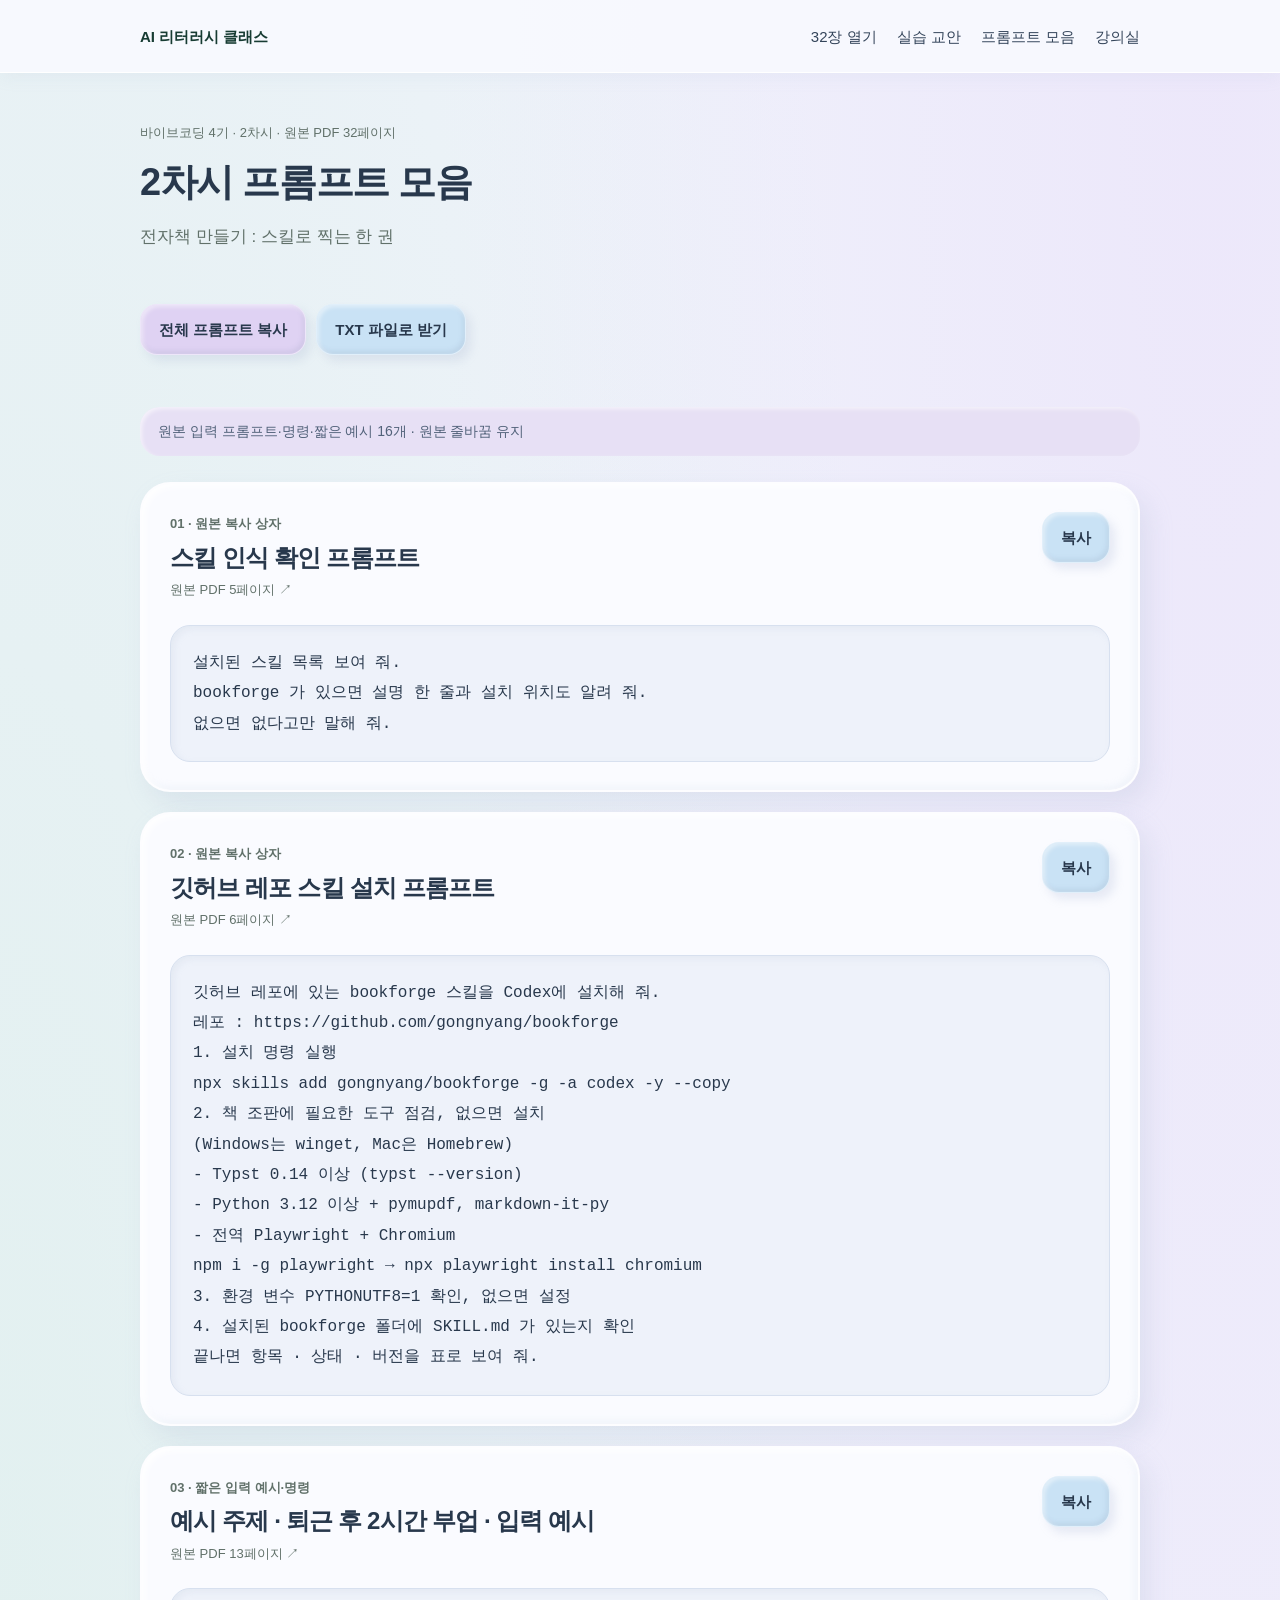
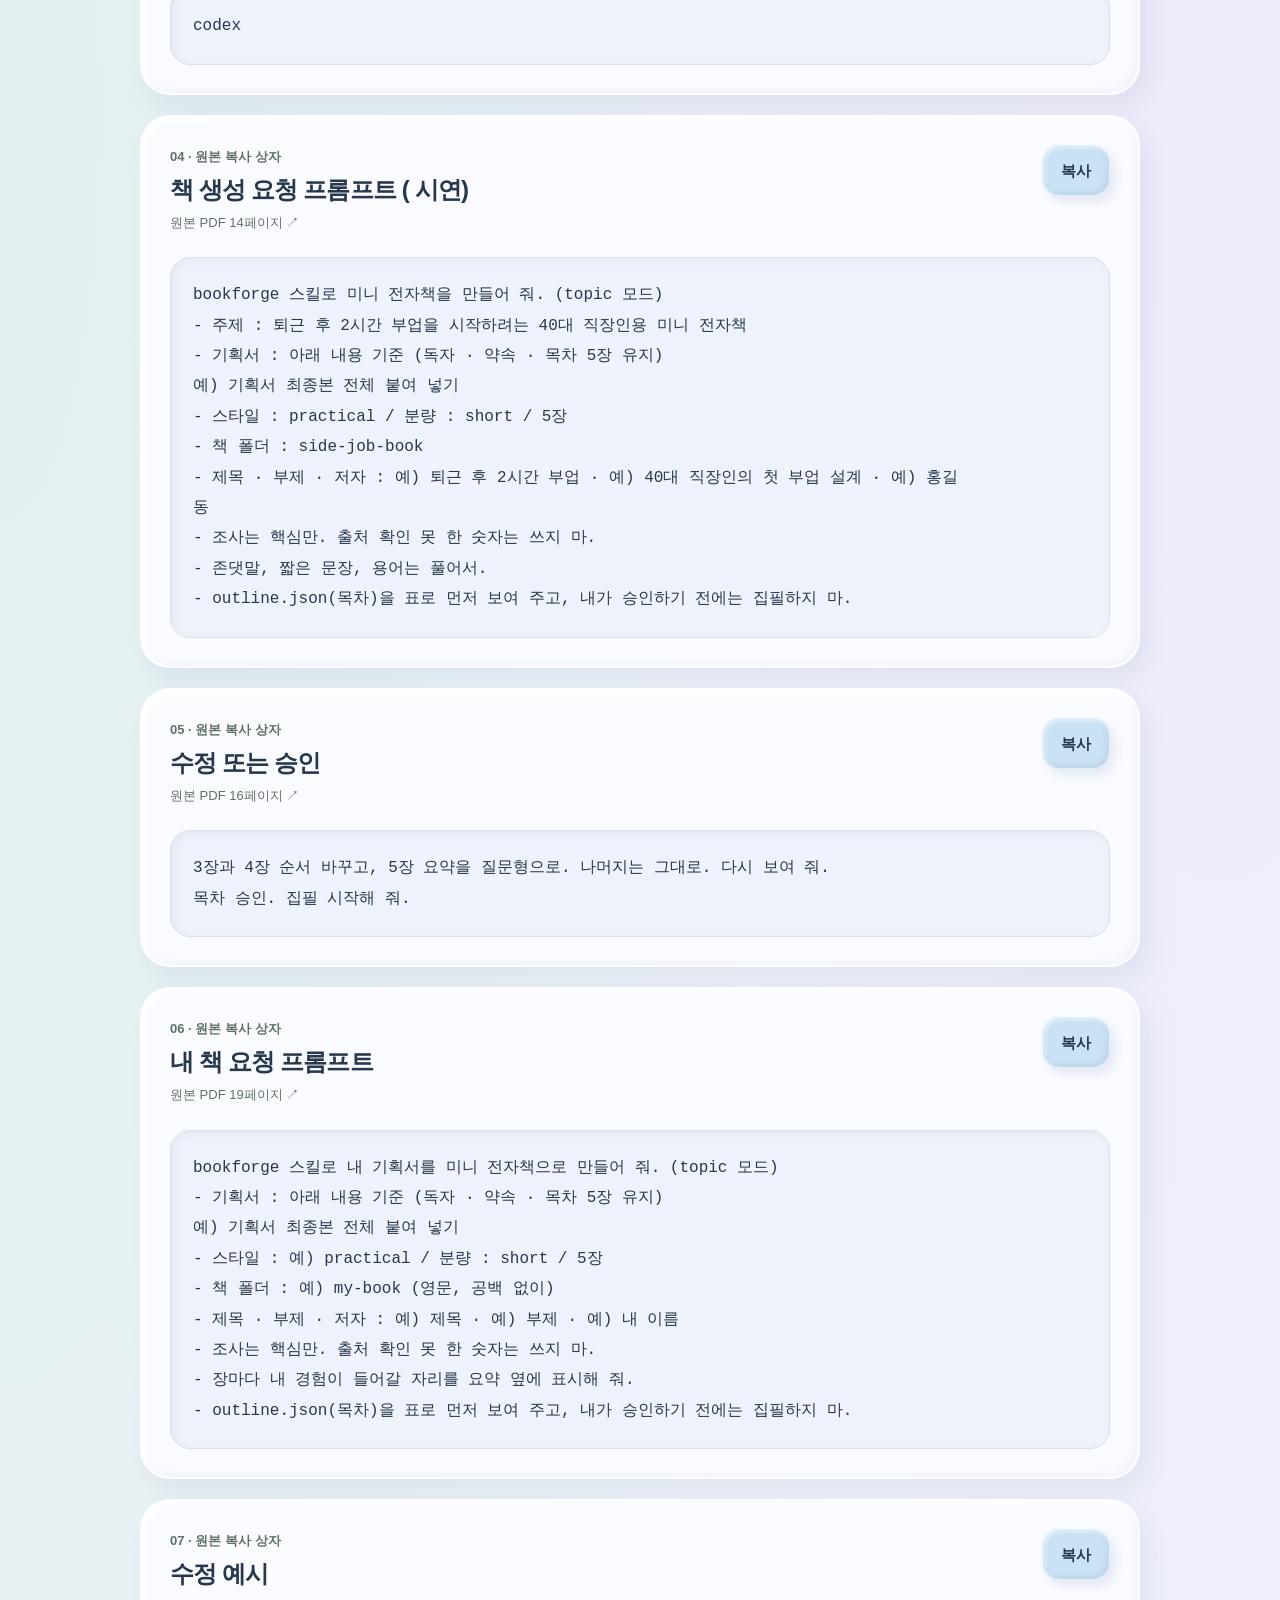
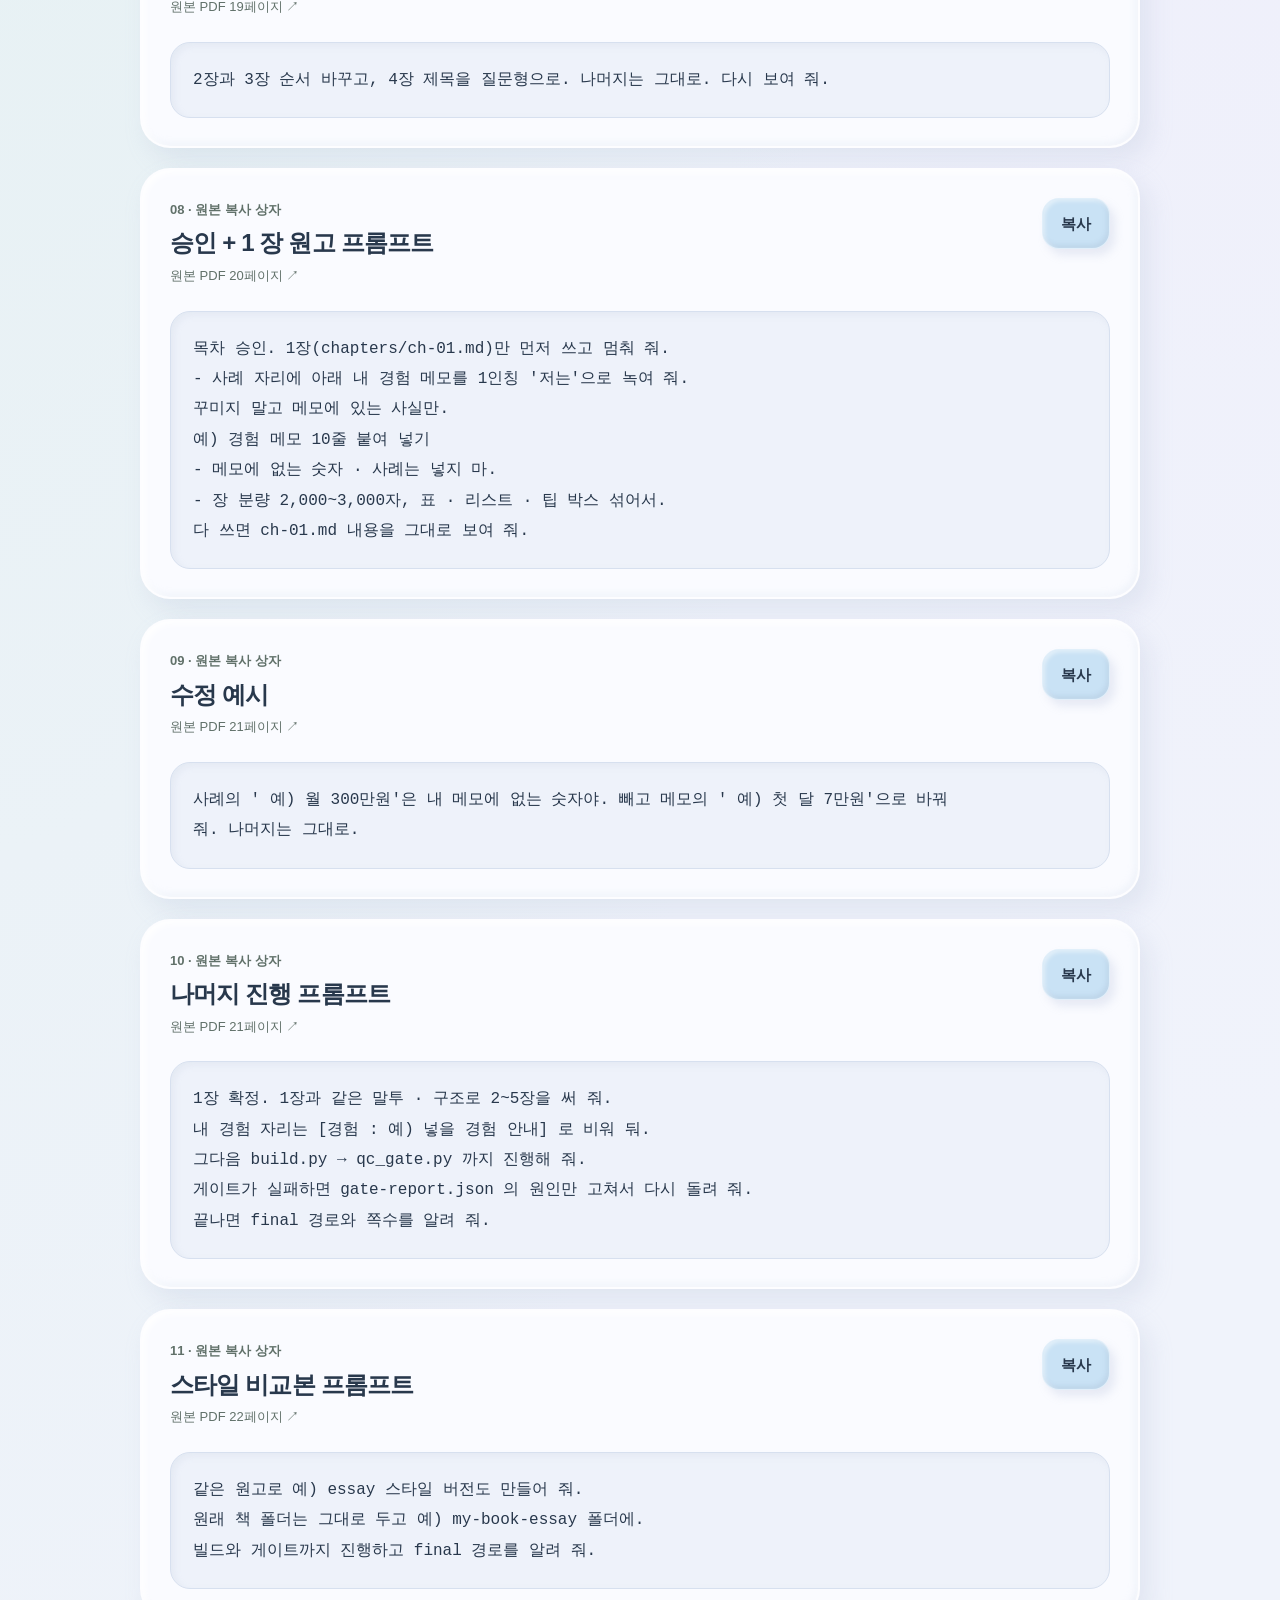
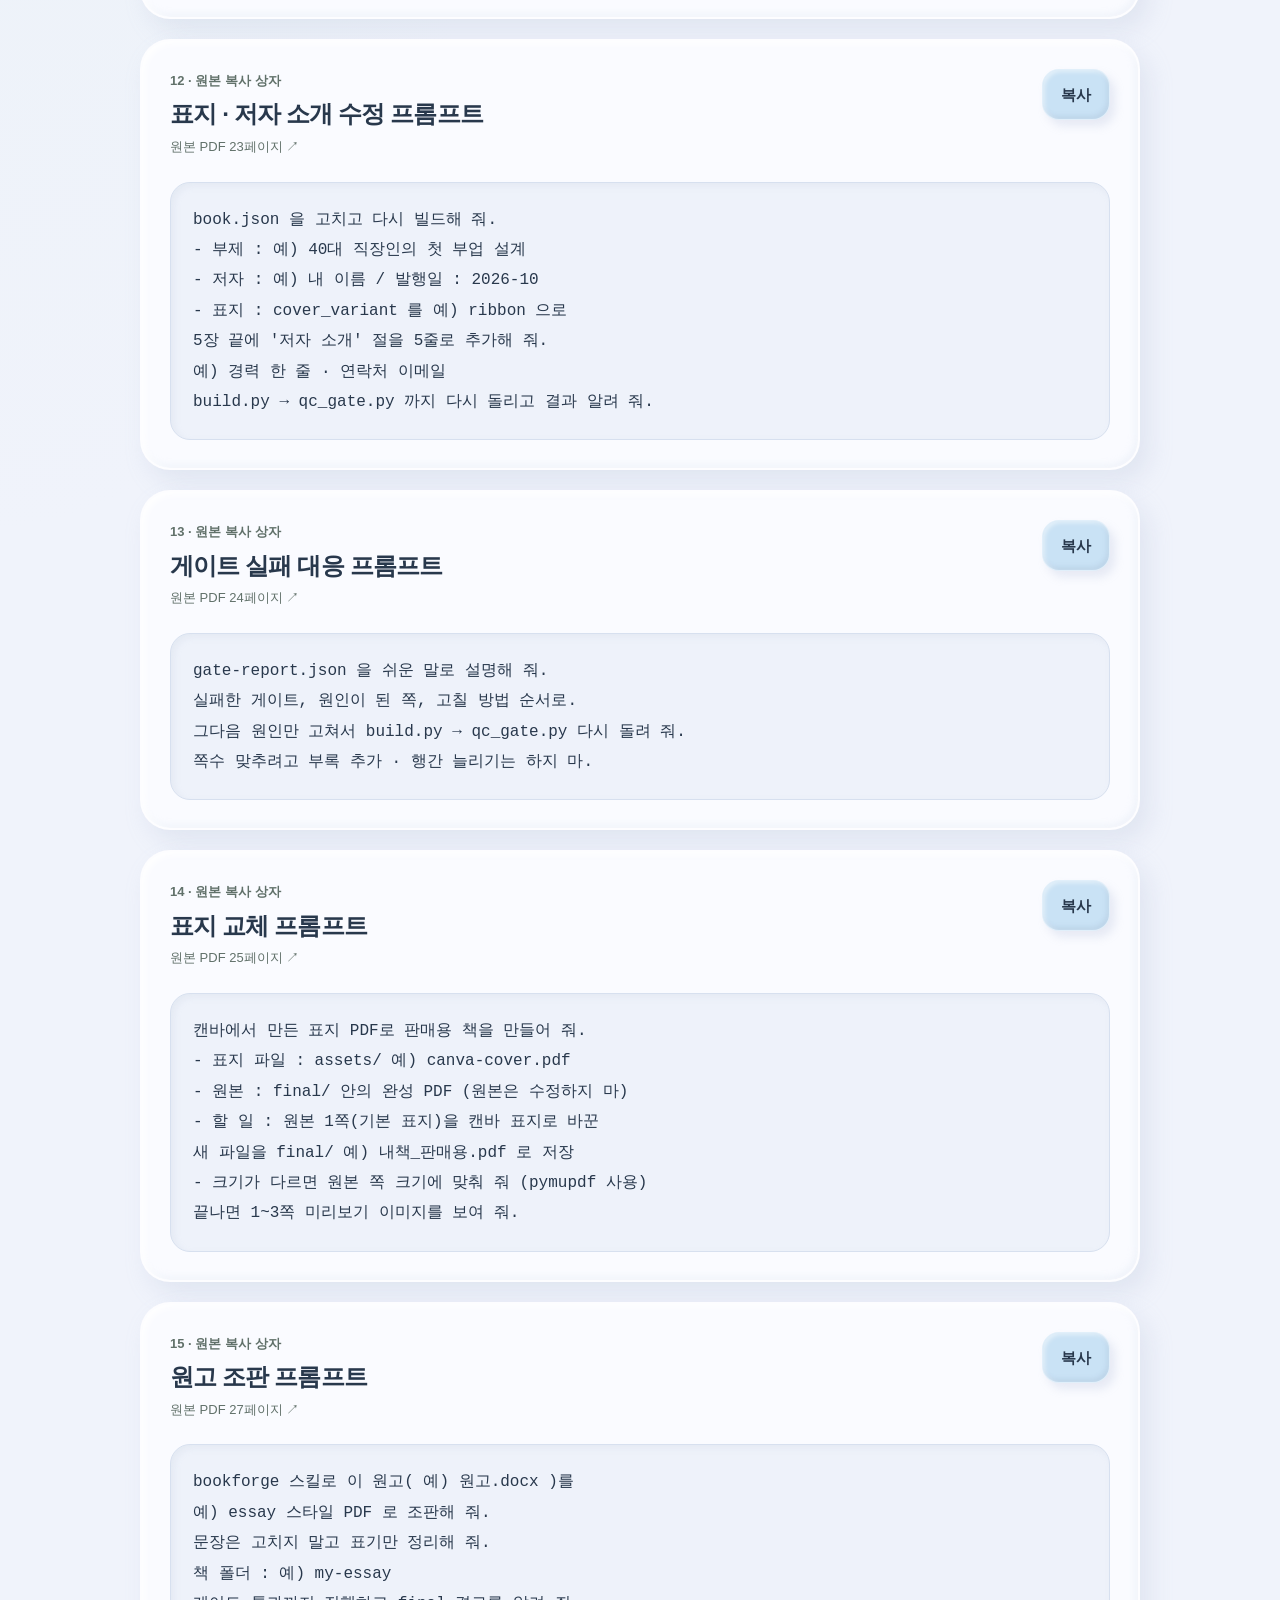
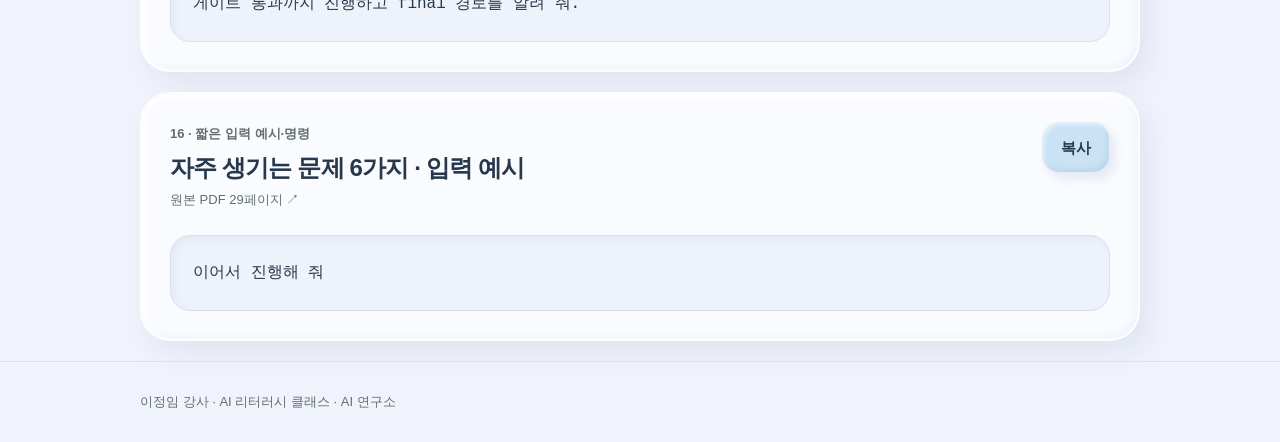
<file: lessons/02/prompts.html>
<!doctype html><html lang="ko"><head><meta charset="utf-8"><meta name="viewport" content="width=device-width,initial-scale=1"><title>2차시 프롬프트 모음 · 바이브코딩 4기</title><style>*{box-sizing:border-box}html{scroll-behavior:smooth;scroll-padding-top:90px}body{margin:0;background:#f5f3ee;color:#303c37;font:17px/1.8 Pretendard,"Malgun Gothic",sans-serif;word-break:keep-all;overflow-wrap:anywhere}a{color:inherit;text-decoration:none}button{font:inherit;cursor:pointer}a:focus-visible,button:focus-visible,input:focus-visible{outline:3px solid #a37a35;outline-offset:4px}h1,h2,h3,p{margin:0}h1,h2,h3{line-height:1.4;letter-spacing:-.04em;color:#173c33}header{background:#ffffffed;border-bottom:1px solid #dde3de;position:sticky;top:0;z-index:10}.wrap{max-width:1060px;margin:auto;padding:0 30px}.top{min-height:72px;display:flex;align-items:center;justify-content:space-between;gap:20px}.brand{font-weight:800;color:#173c33}.top nav{display:flex;gap:20px;flex-wrap:wrap}.top a{min-height:44px;display:inline-flex;align-items:center;font-size:15px}.hero{padding:48px 0 30px}.eyebrow,.source{font-size:13px;color:#61716a}.eyebrow{margin-bottom:12px}h1{font-size:38px}.lead{margin-top:12px;color:#61716a}.toolbar{display:flex;gap:10px;flex-wrap:wrap;margin-top:22px}.btn{border:0;border-radius:9px;background:#173c33;color:white;padding:11px 18px;min-height:44px;font-weight:700;font-size:15px;display:inline-flex;align-items:center;justify-content:center}.btn.secondary{background:#e8eee9;color:#173c33}.index{background:#e8eee9;border-radius:12px;padding:18px 22px;display:flex;gap:10px 24px;flex-wrap:wrap;margin:0 0 28px}.index a{font-size:15px;min-height:44px;display:inline-flex;align-items:center}.card{background:white;border-radius:18px;padding:28px;margin-bottom:20px;box-shadow:0 7px 30px #173c3308}.card-head{display:flex;align-items:flex-start;justify-content:space-between;gap:16px}.card h2{font-size:24px;margin-top:5px}.purpose{color:#61716a;font-size:15px;margin-top:10px}.prompt-text{white-space:pre-wrap;overflow-wrap:anywhere;word-break:normal;font:16px/1.9 Pretendard,"Malgun Gothic",sans-serif;margin:20px 0 0;background:#f5f3ee;border:1px solid #e4e7df;border-radius:10px;padding:22px;user-select:text}.number{font-size:13px;font-weight:700;color:#61716a}.guide-text p{margin:13px 0}.guide-text ul,.guide-text ol{padding-left:24px;margin:14px 0}.guide-text li{margin:8px 0}.checklist{padding:0;list-style:none}.checklist label{display:flex;align-items:flex-start;gap:12px;padding:12px 0;border-bottom:1px solid #edf0ec;cursor:pointer}.checklist input{margin-top:7px;width:20px;height:20px;flex:none;accent-color:#173c33}.inline-prompts{display:flex;flex-wrap:wrap;gap:8px;margin-top:20px}.inline-prompts a{padding:9px 12px;border-radius:8px;background:#e8eee9;font-size:14px;min-height:44px;color:#173c33}.notice{border-left:3px solid #c4a56c;padding:12px 18px;background:#ecebe2;color:#61716a;font-size:14px;margin:16px 0 26px}.step-heading{margin:34px 0 18px;font-size:25px}footer{padding:28px 0;border-top:1px solid #dfe3dc;color:#61716a;font-size:13px}.status{font-size:14px;color:#173c33;margin-top:12px;min-height:24px}details{margin-bottom:24px}summary{cursor:pointer;min-height:44px;color:#173c33;font-weight:700}.toc-list{display:grid;grid-template-columns:1fr 1fr;gap:8px 20px;list-style:none;padding:0}.toc-list a{display:block;padding:7px 0;font-size:14px;min-height:44px}.skip{position:absolute;top:-100px;background:white;padding:10px;z-index:99}.skip:focus{top:0}@media(max-width:760px){.wrap{padding:0 20px}.top{align-items:flex-start;flex-direction:column;gap:0;padding:12px 0}.top nav{gap:14px}.top a{font-size:13px;min-height:36px}.hero{padding:30px 0 22px}h1{font-size:30px}.card{padding:22px}.card h2{font-size:22px}.card-head{gap:10px}.card-head .btn{flex:none;padding:9px 12px;font-size:13px}.prompt-text{padding:16px;font-size:15px}.toc-list{grid-template-columns:1fr}.index{padding:12px 16px;gap:2px 15px}html{scroll-padding-top:125px}}@media(prefers-reduced-motion:reduce){html{scroll-behavior:auto}}details img{max-width:100%;height:auto}.source-block{white-space:pre-wrap;margin:12px 0}.source-table{width:100%;border-collapse:collapse}.source-table td{vertical-align:top;padding:10px;border-bottom:1px solid #eee}</style><link rel="stylesheet" href="../../clay-theme.css"></head><body><header><div class="wrap top"><a class="brand" href="../../index.html">AI 리터러시 클래스</a><nav><a href="slides.html?slide=1&mode=study">32장 열기</a><a href="practice.html">실습 교안</a><a href="prompts.html">프롬프트 모음</a><a href="../../index.html">강의실</a></nav></div></header><main class="wrap"><section class="hero"><p class="eyebrow">바이브코딩 4기 · 2차시 · 원본 PDF 32페이지</p><h1>2차시 프롬프트 모음</h1><p class="lead">전자책 만들기 : 스킬로 찍는 한 권</p></section><div class="toolbar"><button class="btn" id="copyAll">전체 프롬프트 복사</button><button class="btn secondary" id="downloadTxt">TXT 파일로 받기</button></div><p class="status" id="copyStatus" role="status"></p><p class="notice">원본 입력 프롬프트·명령·짧은 예시 16개 · 원본 줄바꿈 유지</p><article class="card" id="prompt-1"><div class="card-head"><div><p class="number">01 · 원본 복사 상자</p><h2>스킬 인식 확인 프롬프트</h2><a class="source" href="slides.html?slide=5&mode=study">원본 PDF 5페이지 ↗</a></div><button class="btn secondary" data-copy="prompt-1">복사</button></div><pre class="prompt-text">설치된 스킬 목록 보여 줘.
bookforge 가 있으면 설명 한 줄과 설치 위치도 알려 줘.
없으면 없다고만 말해 줘.</pre></article><article class="card" id="prompt-2"><div class="card-head"><div><p class="number">02 · 원본 복사 상자</p><h2>깃허브 레포 스킬 설치 프롬프트</h2><a class="source" href="slides.html?slide=6&mode=study">원본 PDF 6페이지 ↗</a></div><button class="btn secondary" data-copy="prompt-2">복사</button></div><pre class="prompt-text">깃허브 레포에 있는 bookforge 스킬을 Codex에 설치해 줘.
레포 : https://github.com/gongnyang/bookforge
1. 설치 명령 실행
npx skills add gongnyang/bookforge -g -a codex -y --copy
2. 책 조판에 필요한 도구 점검, 없으면 설치
(Windows는 winget, Mac은 Homebrew)
- Typst 0.14 이상 (typst --version)
- Python 3.12 이상 + pymupdf, markdown-it-py
- 전역 Playwright + Chromium
npm i -g playwright → npx playwright install chromium
3. 환경 변수 PYTHONUTF8=1 확인, 없으면 설정
4. 설치된 bookforge 폴더에 SKILL.md 가 있는지 확인
끝나면 항목 · 상태 · 버전을 표로 보여 줘.</pre></article><article class="card" id="prompt-3"><div class="card-head"><div><p class="number">03 · 짧은 입력 예시·명령</p><h2>예시 주제 · 퇴근 후 2시간 부업 · 입력 예시</h2><a class="source" href="slides.html?slide=13&mode=study">원본 PDF 13페이지 ↗</a></div><button class="btn secondary" data-copy="prompt-3">복사</button></div><pre class="prompt-text">codex</pre></article><article class="card" id="prompt-4"><div class="card-head"><div><p class="number">04 · 원본 복사 상자</p><h2>책 생성 요청 프롬프트 ( 시연)</h2><a class="source" href="slides.html?slide=14&mode=study">원본 PDF 14페이지 ↗</a></div><button class="btn secondary" data-copy="prompt-4">복사</button></div><pre class="prompt-text">bookforge 스킬로 미니 전자책을 만들어 줘. (topic 모드)
- 주제 : 퇴근 후 2시간 부업을 시작하려는 40대 직장인용 미니 전자책
- 기획서 : 아래 내용 기준 (독자 · 약속 · 목차 5장 유지)
예) 기획서 최종본 전체 붙여 넣기
- 스타일 : practical / 분량 : short / 5장
- 책 폴더 : side-job-book
- 제목 · 부제 · 저자 : 예) 퇴근 후 2시간 부업 · 예) 40대 직장인의 첫 부업 설계 · 예) 홍길
동
- 조사는 핵심만. 출처 확인 못 한 숫자는 쓰지 마.
- 존댓말, 짧은 문장, 용어는 풀어서.
- outline.json(목차)을 표로 먼저 보여 주고, 내가 승인하기 전에는 집필하지 마.</pre></article><article class="card" id="prompt-5"><div class="card-head"><div><p class="number">05 · 원본 복사 상자</p><h2>수정 또는 승인</h2><a class="source" href="slides.html?slide=16&mode=study">원본 PDF 16페이지 ↗</a></div><button class="btn secondary" data-copy="prompt-5">복사</button></div><pre class="prompt-text">3장과 4장 순서 바꾸고, 5장 요약을 질문형으로. 나머지는 그대로. 다시 보여 줘.
목차 승인. 집필 시작해 줘.</pre></article><article class="card" id="prompt-6"><div class="card-head"><div><p class="number">06 · 원본 복사 상자</p><h2>내 책 요청 프롬프트</h2><a class="source" href="slides.html?slide=19&mode=study">원본 PDF 19페이지 ↗</a></div><button class="btn secondary" data-copy="prompt-6">복사</button></div><pre class="prompt-text">bookforge 스킬로 내 기획서를 미니 전자책으로 만들어 줘. (topic 모드)
- 기획서 : 아래 내용 기준 (독자 · 약속 · 목차 5장 유지)
예) 기획서 최종본 전체 붙여 넣기
- 스타일 : 예) practical / 분량 : short / 5장
- 책 폴더 : 예) my-book (영문, 공백 없이)
- 제목 · 부제 · 저자 : 예) 제목 · 예) 부제 · 예) 내 이름
- 조사는 핵심만. 출처 확인 못 한 숫자는 쓰지 마.
- 장마다 내 경험이 들어갈 자리를 요약 옆에 표시해 줘.
- outline.json(목차)을 표로 먼저 보여 주고, 내가 승인하기 전에는 집필하지 마.</pre></article><article class="card" id="prompt-7"><div class="card-head"><div><p class="number">07 · 원본 복사 상자</p><h2>수정 예시</h2><a class="source" href="slides.html?slide=19&mode=study">원본 PDF 19페이지 ↗</a></div><button class="btn secondary" data-copy="prompt-7">복사</button></div><pre class="prompt-text">2장과 3장 순서 바꾸고, 4장 제목을 질문형으로. 나머지는 그대로. 다시 보여 줘.</pre></article><article class="card" id="prompt-8"><div class="card-head"><div><p class="number">08 · 원본 복사 상자</p><h2>승인 + 1 장 원고 프롬프트</h2><a class="source" href="slides.html?slide=20&mode=study">원본 PDF 20페이지 ↗</a></div><button class="btn secondary" data-copy="prompt-8">복사</button></div><pre class="prompt-text">목차 승인. 1장(chapters/ch-01.md)만 먼저 쓰고 멈춰 줘.
- 사례 자리에 아래 내 경험 메모를 1인칭 &#x27;저는&#x27;으로 녹여 줘.
꾸미지 말고 메모에 있는 사실만.
예) 경험 메모 10줄 붙여 넣기
- 메모에 없는 숫자 · 사례는 넣지 마.
- 장 분량 2,000~3,000자, 표 · 리스트 · 팁 박스 섞어서.
다 쓰면 ch-01.md 내용을 그대로 보여 줘.</pre></article><article class="card" id="prompt-9"><div class="card-head"><div><p class="number">09 · 원본 복사 상자</p><h2>수정 예시</h2><a class="source" href="slides.html?slide=21&mode=study">원본 PDF 21페이지 ↗</a></div><button class="btn secondary" data-copy="prompt-9">복사</button></div><pre class="prompt-text">사례의 &#x27; 예) 월 300만원&#x27;은 내 메모에 없는 숫자야. 빼고 메모의 &#x27; 예) 첫 달 7만원&#x27;으로 바꿔
줘. 나머지는 그대로.</pre></article><article class="card" id="prompt-10"><div class="card-head"><div><p class="number">10 · 원본 복사 상자</p><h2>나머지 진행 프롬프트</h2><a class="source" href="slides.html?slide=21&mode=study">원본 PDF 21페이지 ↗</a></div><button class="btn secondary" data-copy="prompt-10">복사</button></div><pre class="prompt-text">1장 확정. 1장과 같은 말투 · 구조로 2~5장을 써 줘.
내 경험 자리는 [경험 : 예) 넣을 경험 안내] 로 비워 둬.
그다음 build.py → qc_gate.py 까지 진행해 줘.
게이트가 실패하면 gate-report.json 의 원인만 고쳐서 다시 돌려 줘.
끝나면 final 경로와 쪽수를 알려 줘.</pre></article><article class="card" id="prompt-11"><div class="card-head"><div><p class="number">11 · 원본 복사 상자</p><h2>스타일 비교본 프롬프트</h2><a class="source" href="slides.html?slide=22&mode=study">원본 PDF 22페이지 ↗</a></div><button class="btn secondary" data-copy="prompt-11">복사</button></div><pre class="prompt-text">같은 원고로 예) essay 스타일 버전도 만들어 줘.
원래 책 폴더는 그대로 두고 예) my-book-essay 폴더에.
빌드와 게이트까지 진행하고 final 경로를 알려 줘.</pre></article><article class="card" id="prompt-12"><div class="card-head"><div><p class="number">12 · 원본 복사 상자</p><h2>표지 · 저자 소개 수정 프롬프트</h2><a class="source" href="slides.html?slide=23&mode=study">원본 PDF 23페이지 ↗</a></div><button class="btn secondary" data-copy="prompt-12">복사</button></div><pre class="prompt-text">book.json 을 고치고 다시 빌드해 줘.
- 부제 : 예) 40대 직장인의 첫 부업 설계
- 저자 : 예) 내 이름 / 발행일 : 2026-10
- 표지 : cover_variant 를 예) ribbon 으로
5장 끝에 &#x27;저자 소개&#x27; 절을 5줄로 추가해 줘.
예) 경력 한 줄 · 연락처 이메일
build.py → qc_gate.py 까지 다시 돌리고 결과 알려 줘.</pre></article><article class="card" id="prompt-13"><div class="card-head"><div><p class="number">13 · 원본 복사 상자</p><h2>게이트 실패 대응 프롬프트</h2><a class="source" href="slides.html?slide=24&mode=study">원본 PDF 24페이지 ↗</a></div><button class="btn secondary" data-copy="prompt-13">복사</button></div><pre class="prompt-text">gate-report.json 을 쉬운 말로 설명해 줘.
실패한 게이트, 원인이 된 쪽, 고칠 방법 순서로.
그다음 원인만 고쳐서 build.py → qc_gate.py 다시 돌려 줘.
쪽수 맞추려고 부록 추가 · 행간 늘리기는 하지 마.</pre></article><article class="card" id="prompt-14"><div class="card-head"><div><p class="number">14 · 원본 복사 상자</p><h2>표지 교체 프롬프트</h2><a class="source" href="slides.html?slide=25&mode=study">원본 PDF 25페이지 ↗</a></div><button class="btn secondary" data-copy="prompt-14">복사</button></div><pre class="prompt-text">캔바에서 만든 표지 PDF로 판매용 책을 만들어 줘.
- 표지 파일 : assets/ 예) canva-cover.pdf
- 원본 : final/ 안의 완성 PDF (원본은 수정하지 마)
- 할 일 : 원본 1쪽(기본 표지)을 캔바 표지로 바꾼
새 파일을 final/ 예) 내책_판매용.pdf 로 저장
- 크기가 다르면 원본 쪽 크기에 맞춰 줘 (pymupdf 사용)
끝나면 1~3쪽 미리보기 이미지를 보여 줘.</pre></article><article class="card" id="prompt-15"><div class="card-head"><div><p class="number">15 · 원본 복사 상자</p><h2>원고 조판 프롬프트</h2><a class="source" href="slides.html?slide=27&mode=study">원본 PDF 27페이지 ↗</a></div><button class="btn secondary" data-copy="prompt-15">복사</button></div><pre class="prompt-text">bookforge 스킬로 이 원고( 예) 원고.docx )를
예) essay 스타일 PDF 로 조판해 줘.
문장은 고치지 말고 표기만 정리해 줘.
책 폴더 : 예) my-essay
게이트 통과까지 진행하고 final 경로를 알려 줘.</pre></article><article class="card" id="prompt-16"><div class="card-head"><div><p class="number">16 · 짧은 입력 예시·명령</p><h2>자주 생기는 문제 6가지 · 입력 예시</h2><a class="source" href="slides.html?slide=29&mode=study">원본 PDF 29페이지 ↗</a></div><button class="btn secondary" data-copy="prompt-16">복사</button></div><pre class="prompt-text">이어서 진행해 줘</pre></article></main><footer><div class="wrap">이정임 강사 · AI 리터러시 클래스 · AI 연구소</div></footer><script>
const allText=()=>[...document.querySelectorAll('.prompt-text')].map(x=>x.textContent).join('\n\n');
async function copy(text,b){try{await navigator.clipboard.writeText(text);b.textContent='✓ 복사 완료';document.getElementById('copyStatus').textContent='✓ 복사 완료';setTimeout(()=>b.textContent=b.id==='copyAll'?'전체 프롬프트 복사':'복사',1800)}catch(e){document.getElementById('copyStatus').textContent='복사 실패 · 텍스트 선택 후 직접 복사'}}
document.querySelectorAll('[data-copy]').forEach(b=>b.onclick=()=>copy(document.getElementById(b.dataset.copy).querySelector('.prompt-text').textContent,b));
document.getElementById('copyAll').onclick=function(){copy(allText(),this)};
document.getElementById('downloadTxt').onclick=()=>{const blob=new Blob([allText()],{type:'text/plain;charset=utf-8'});const u=URL.createObjectURL(blob),a=document.createElement('a');a.href=u;a.download='lesson-2-prompts.txt';a.click();setTimeout(()=>URL.revokeObjectURL(u),1000)};
</script></body></html>
</file>
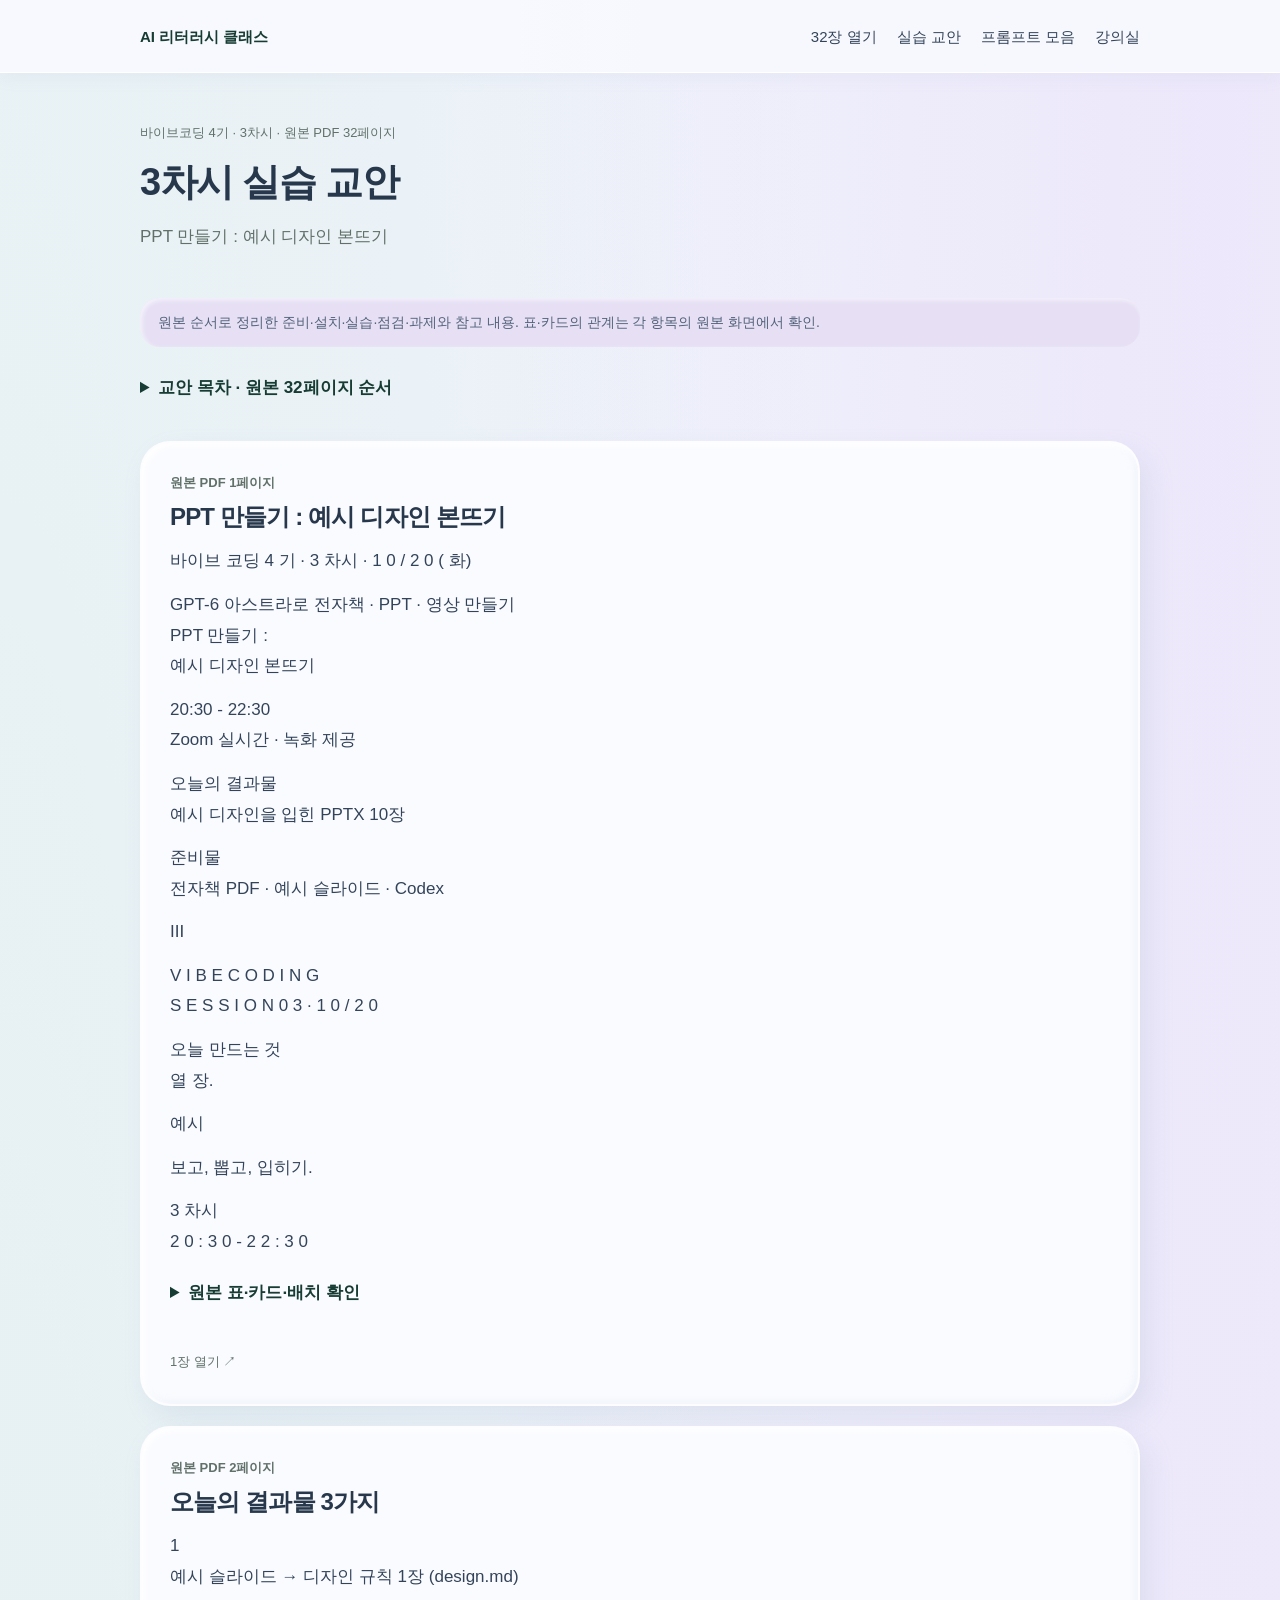
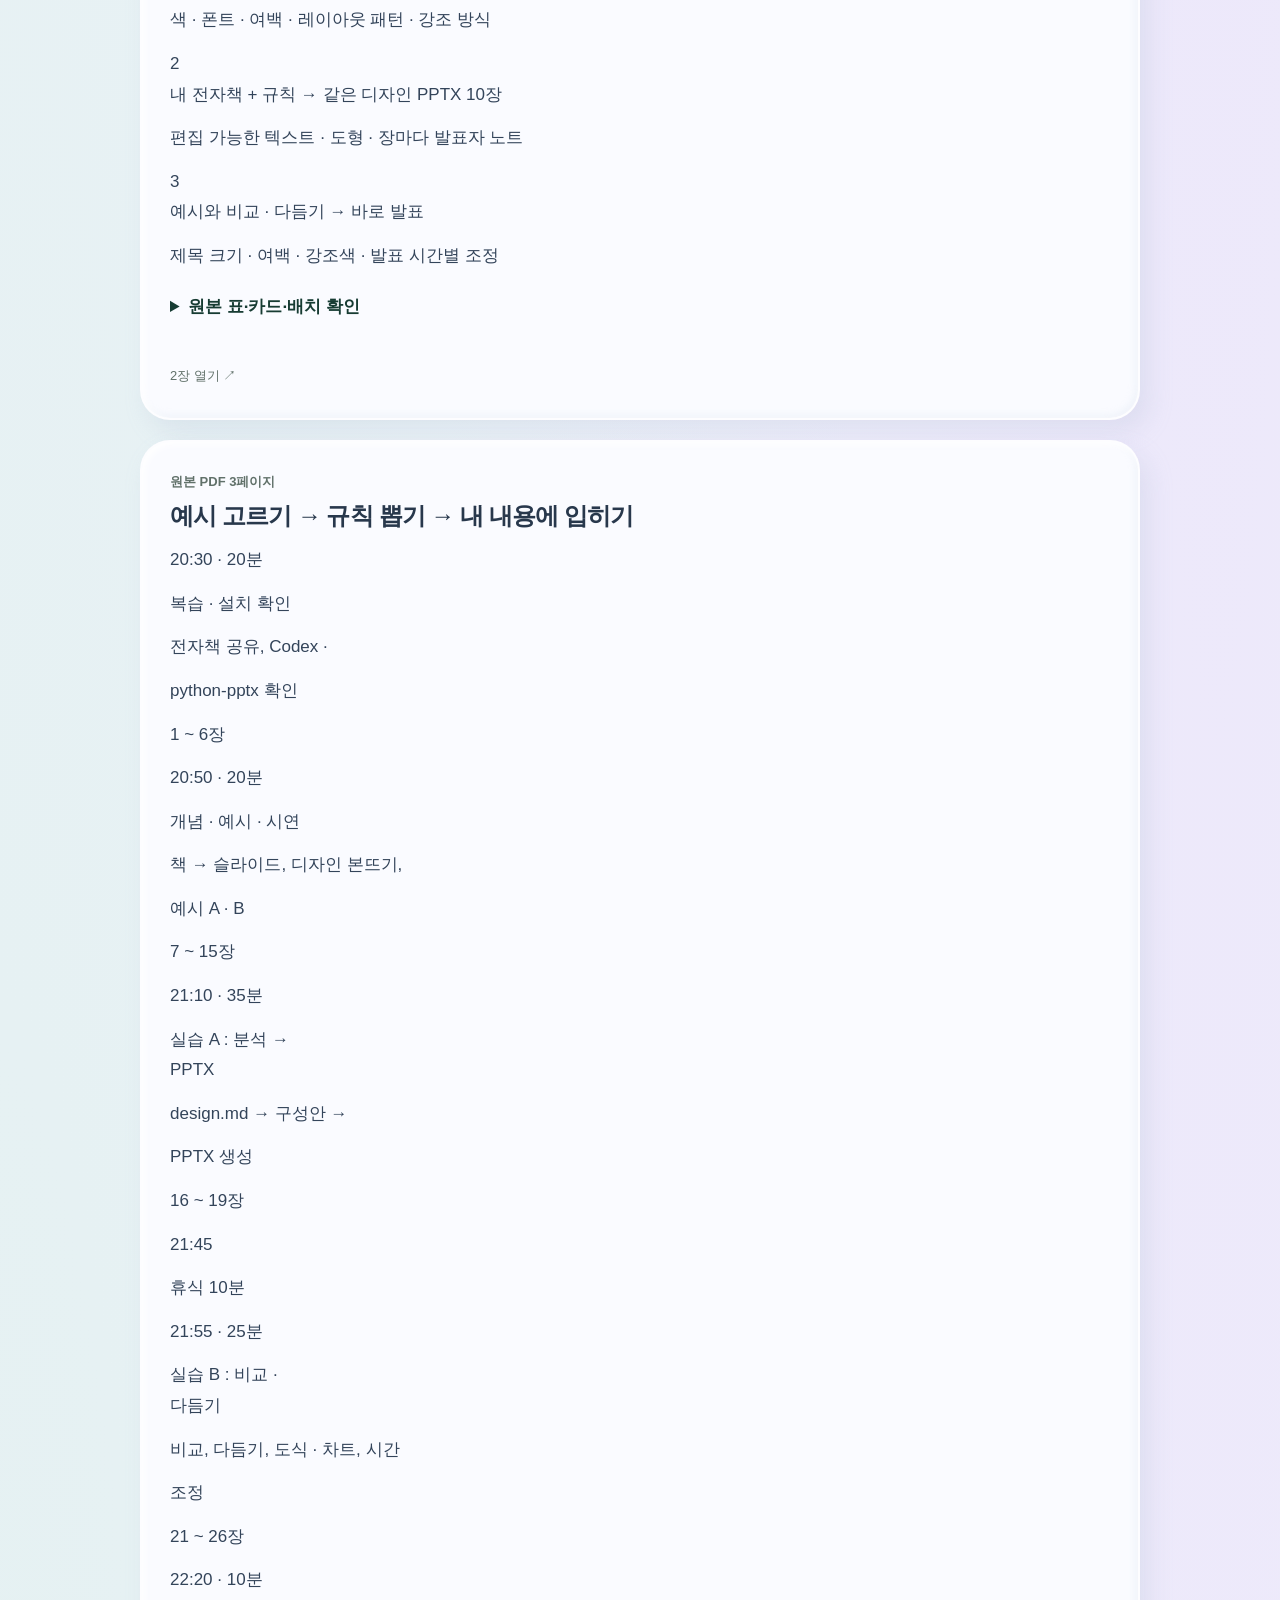
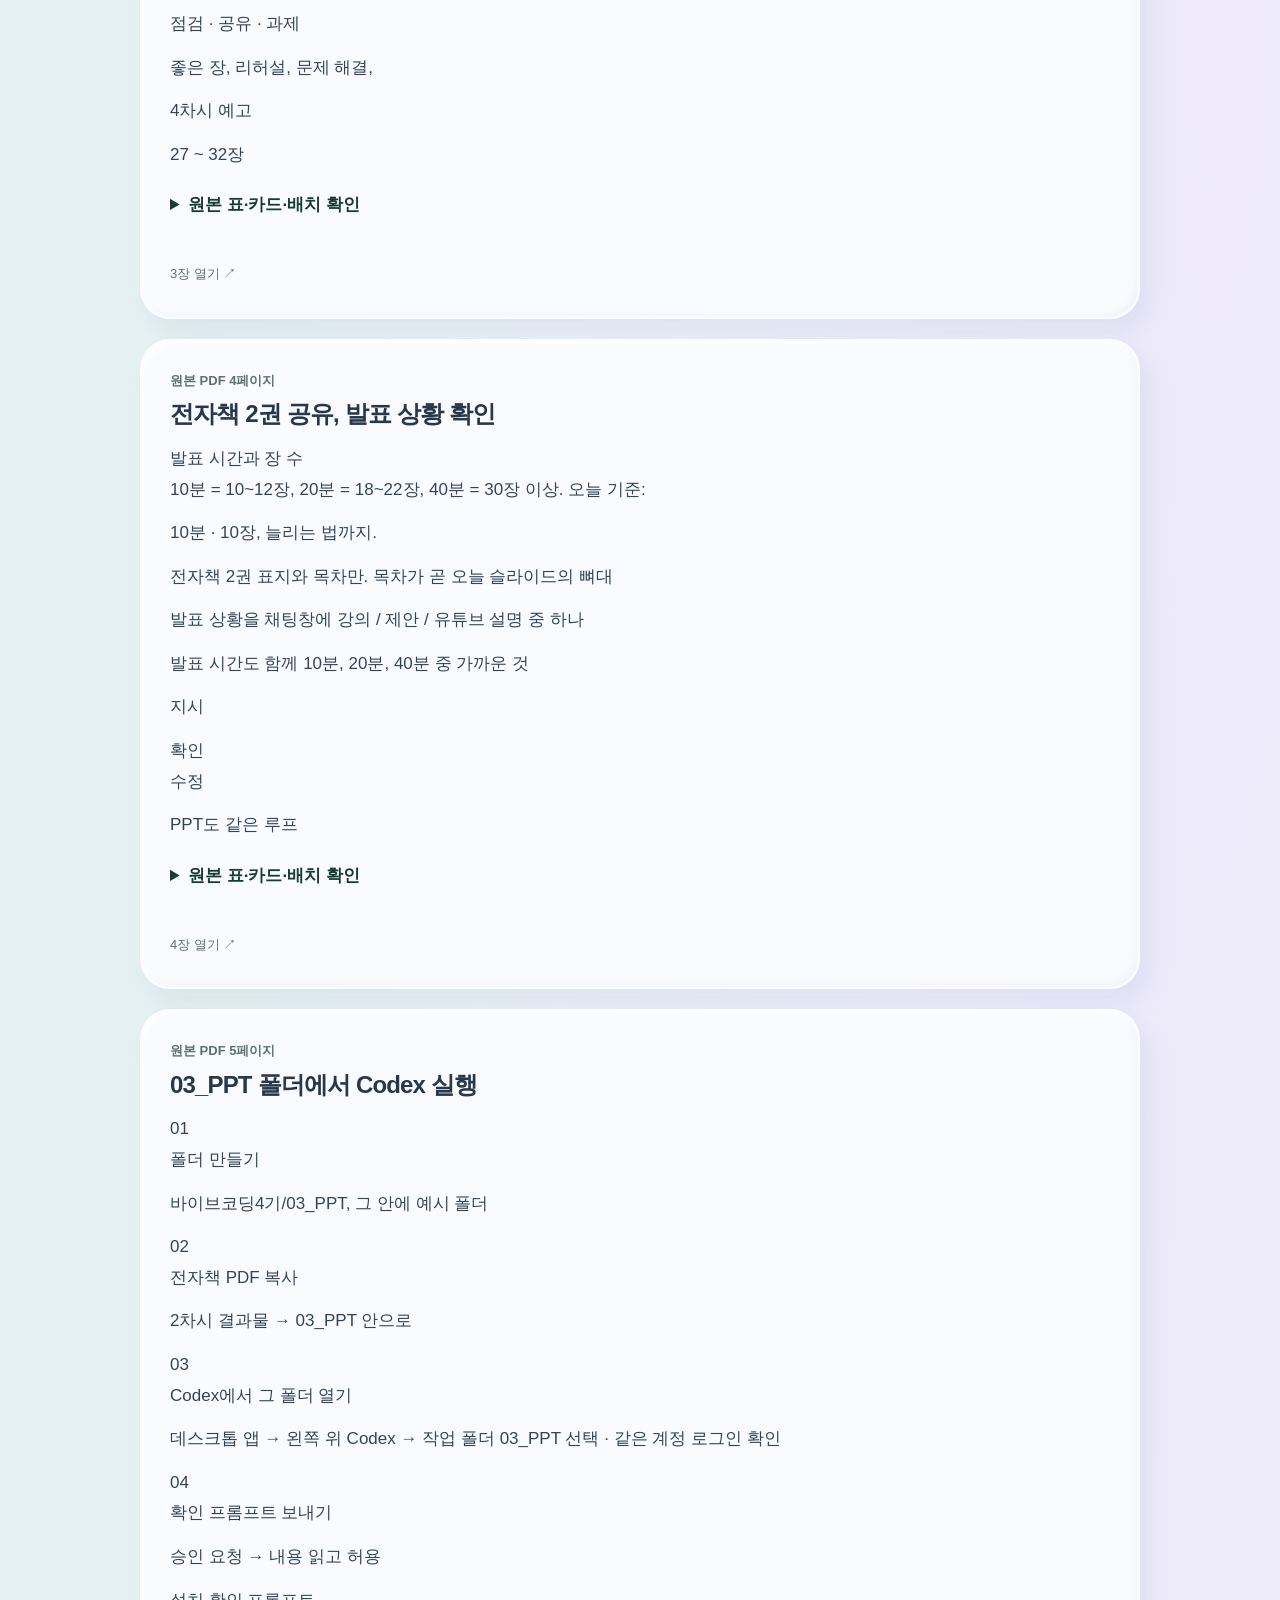
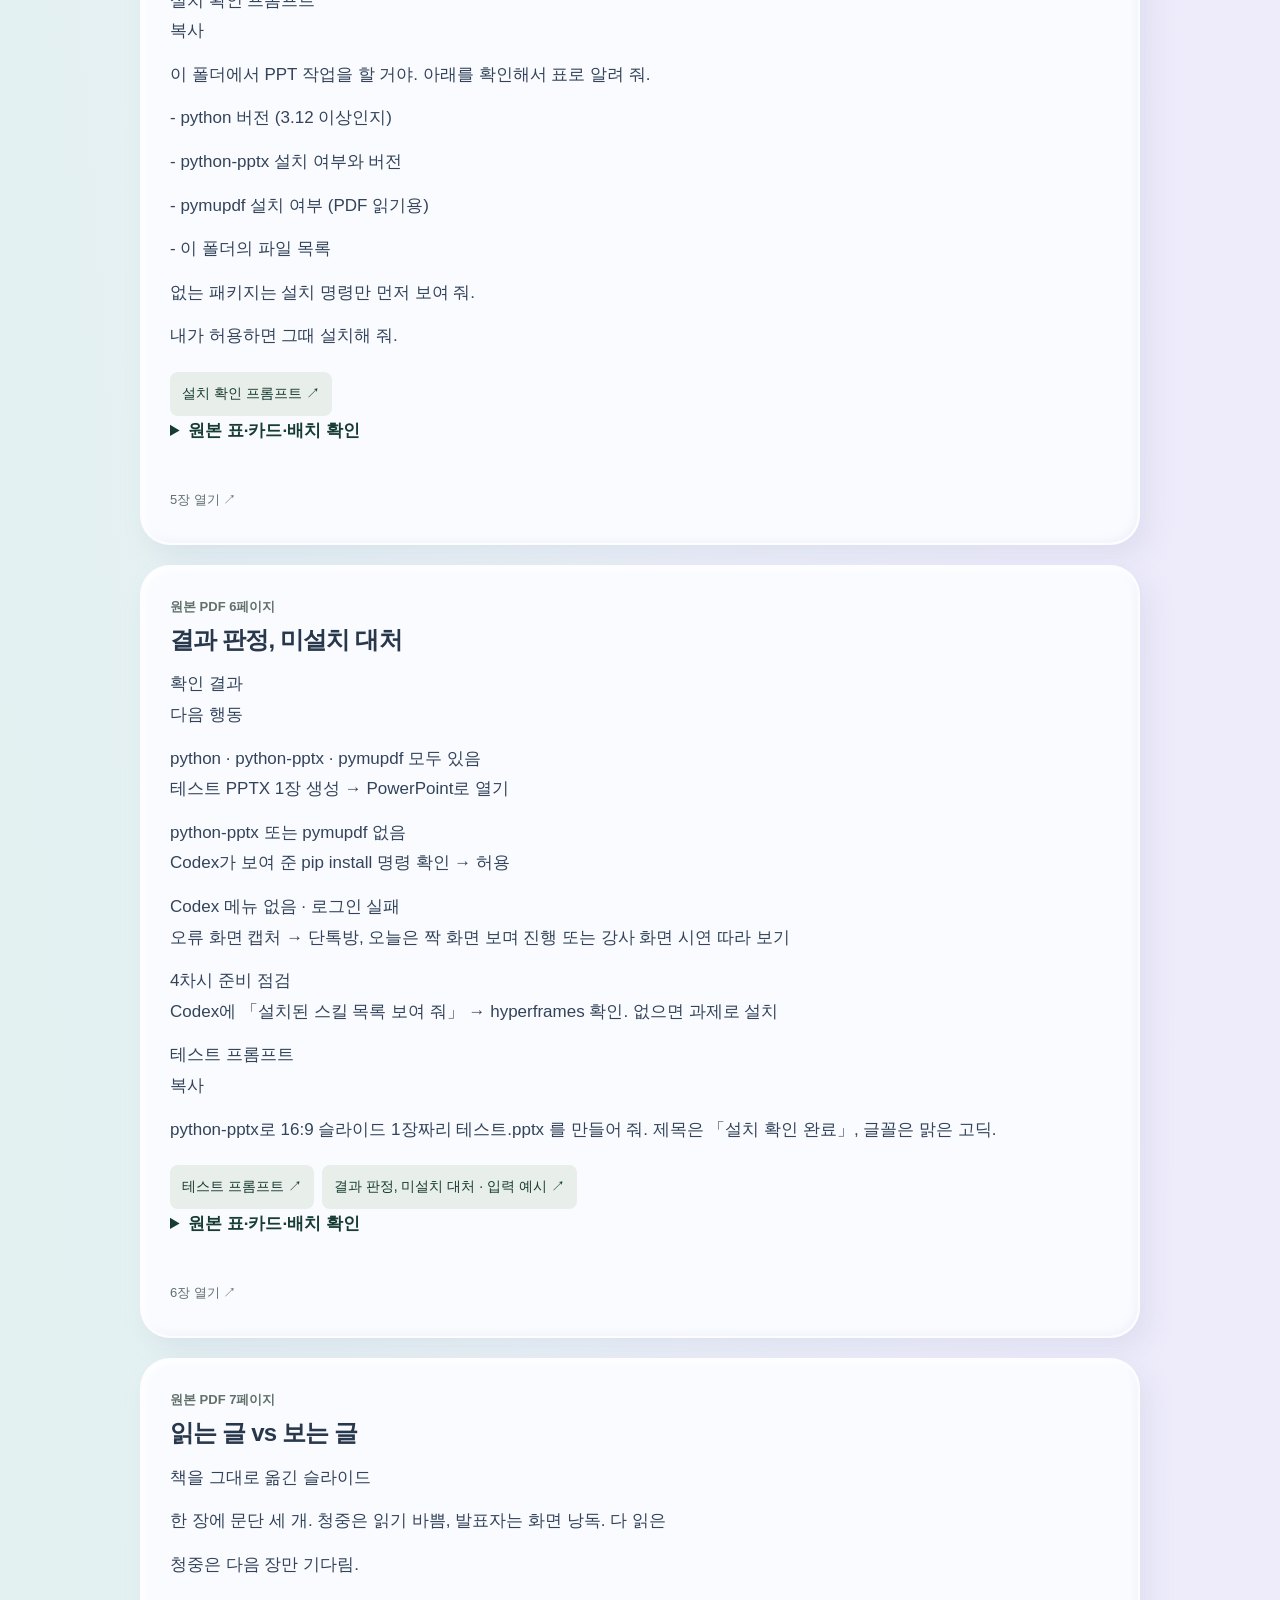
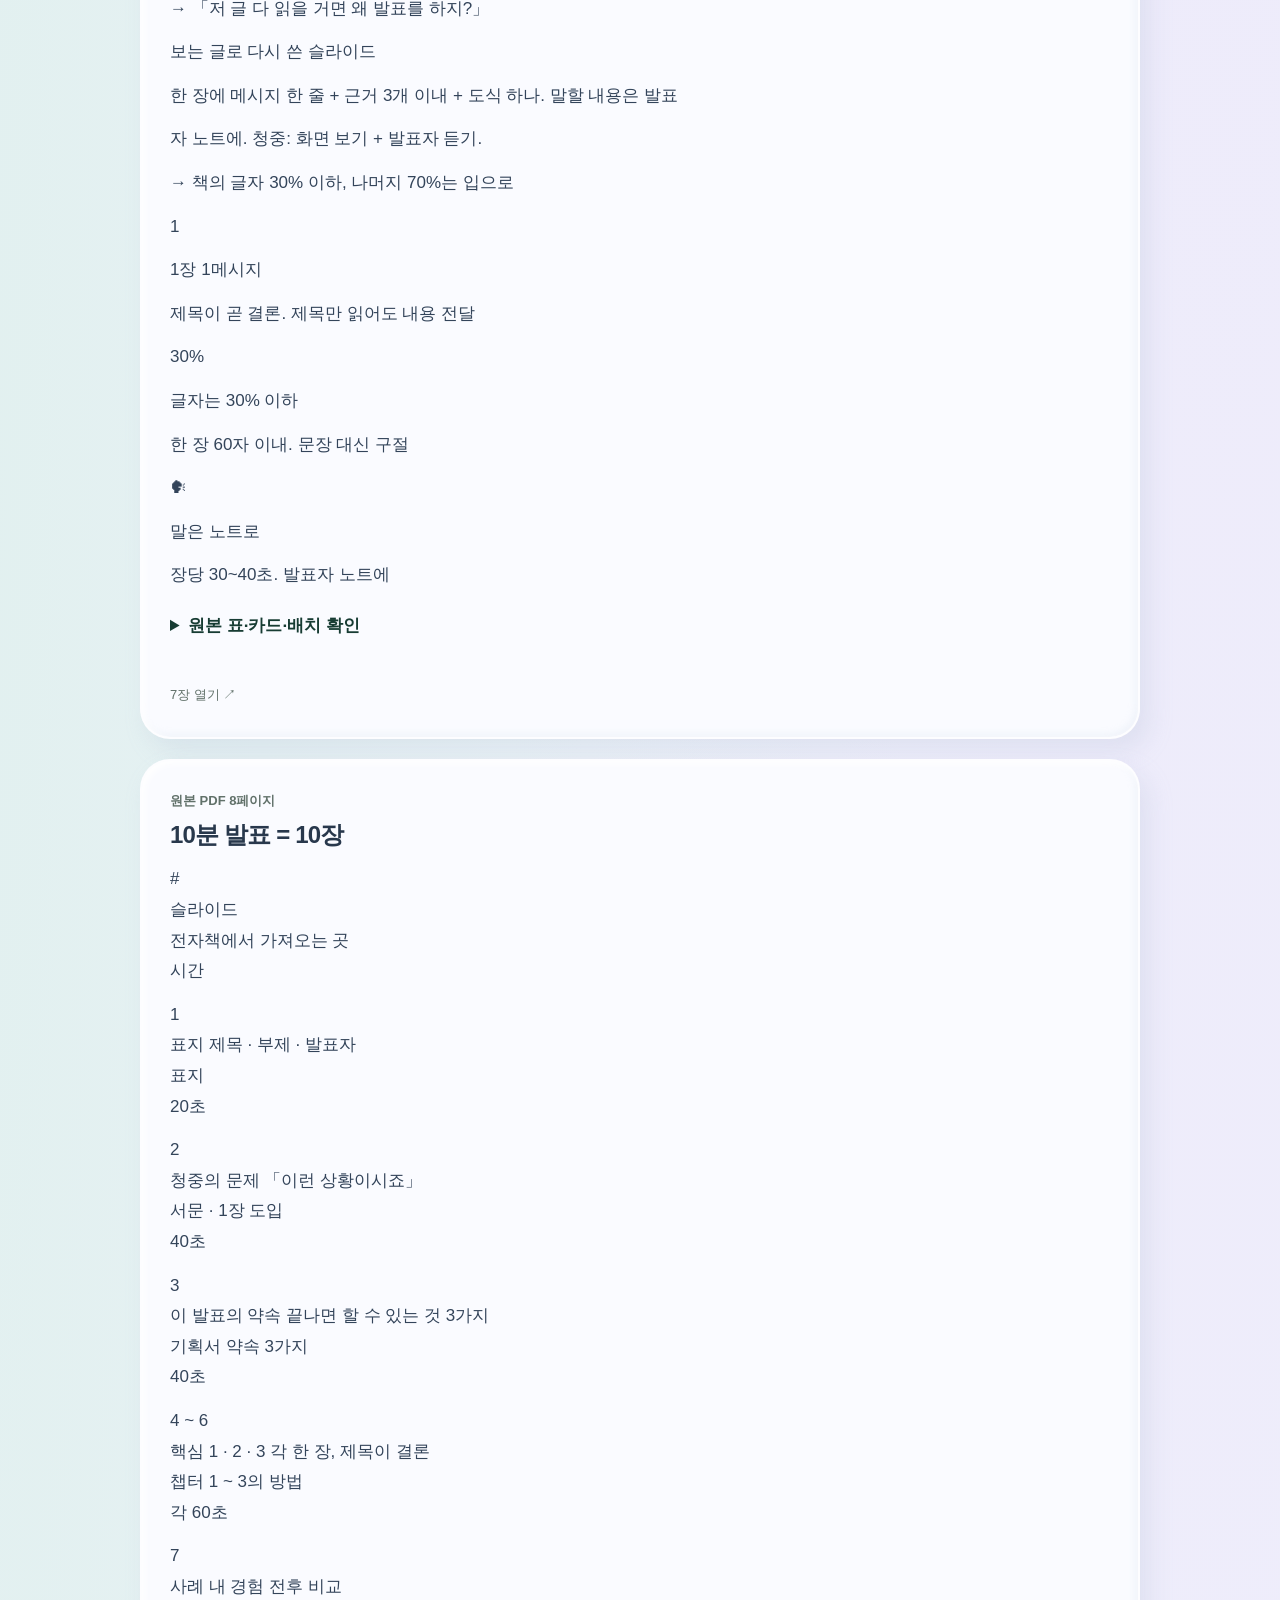
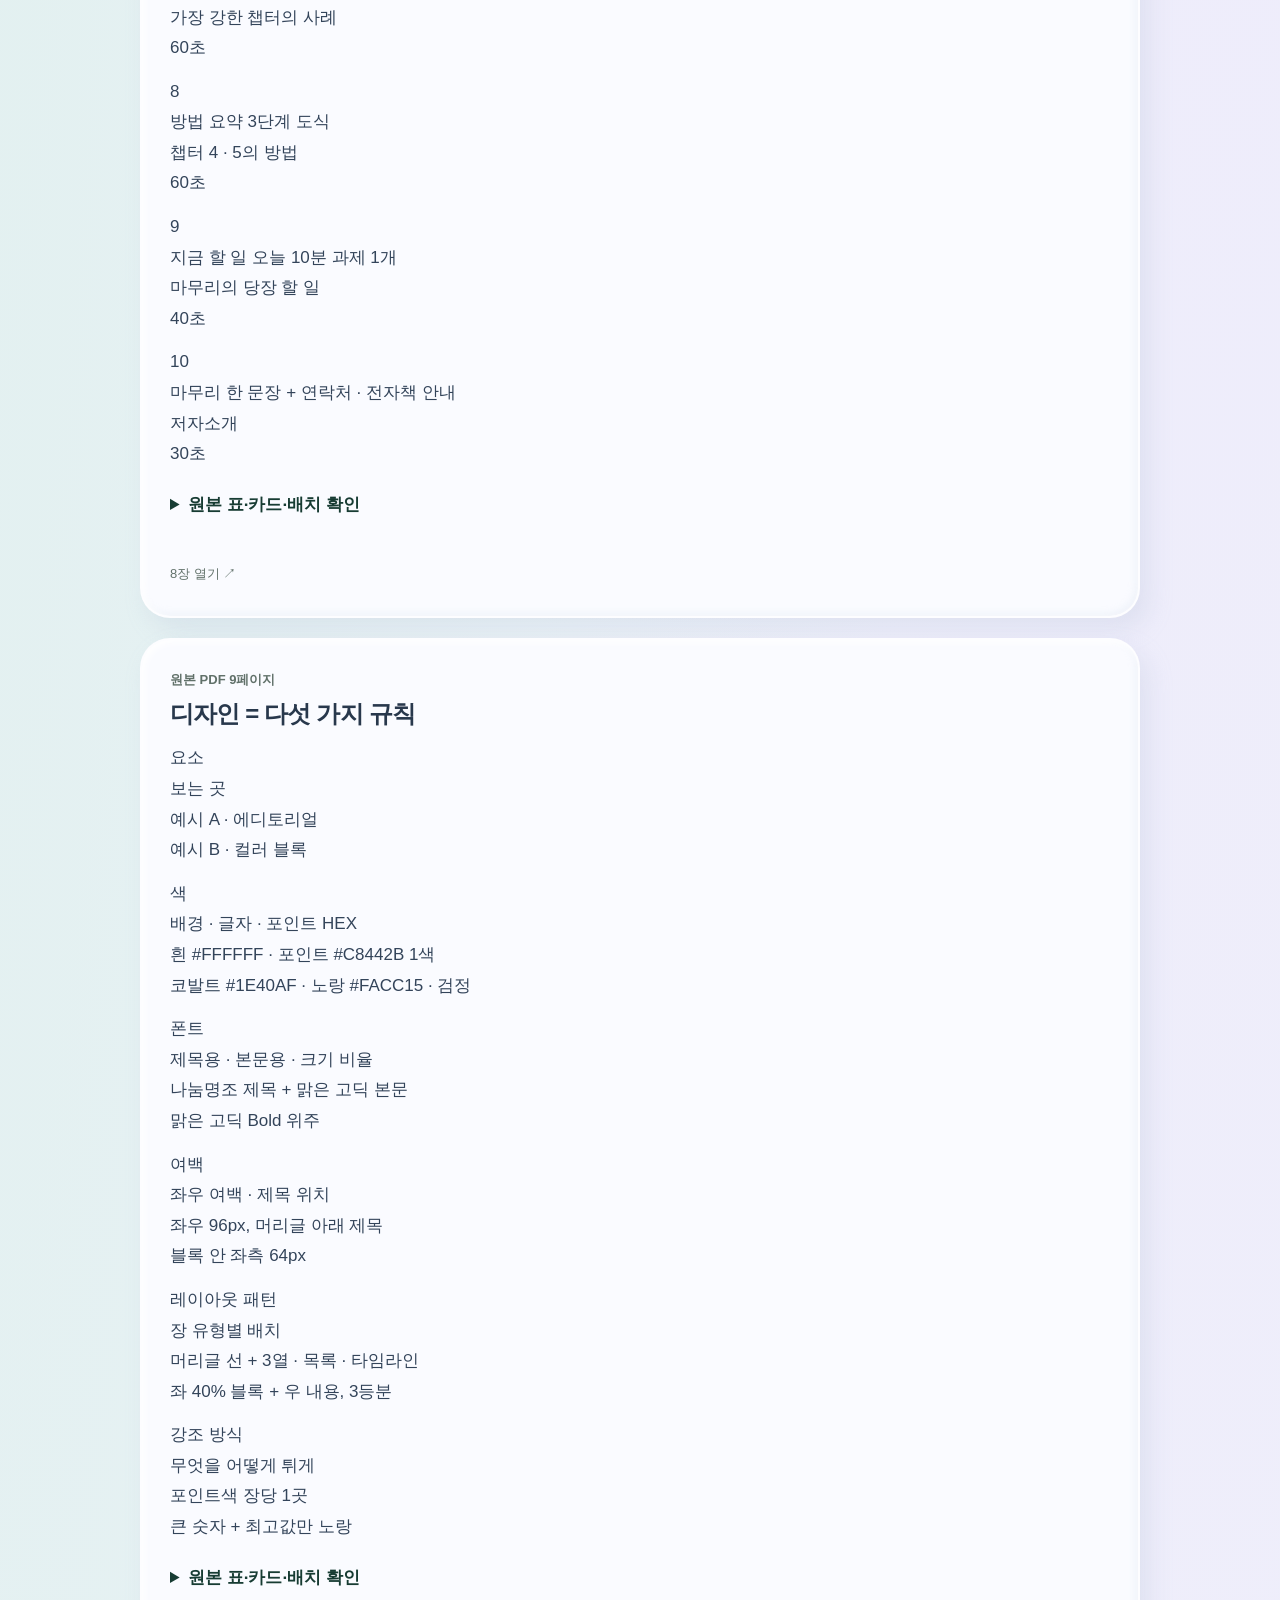
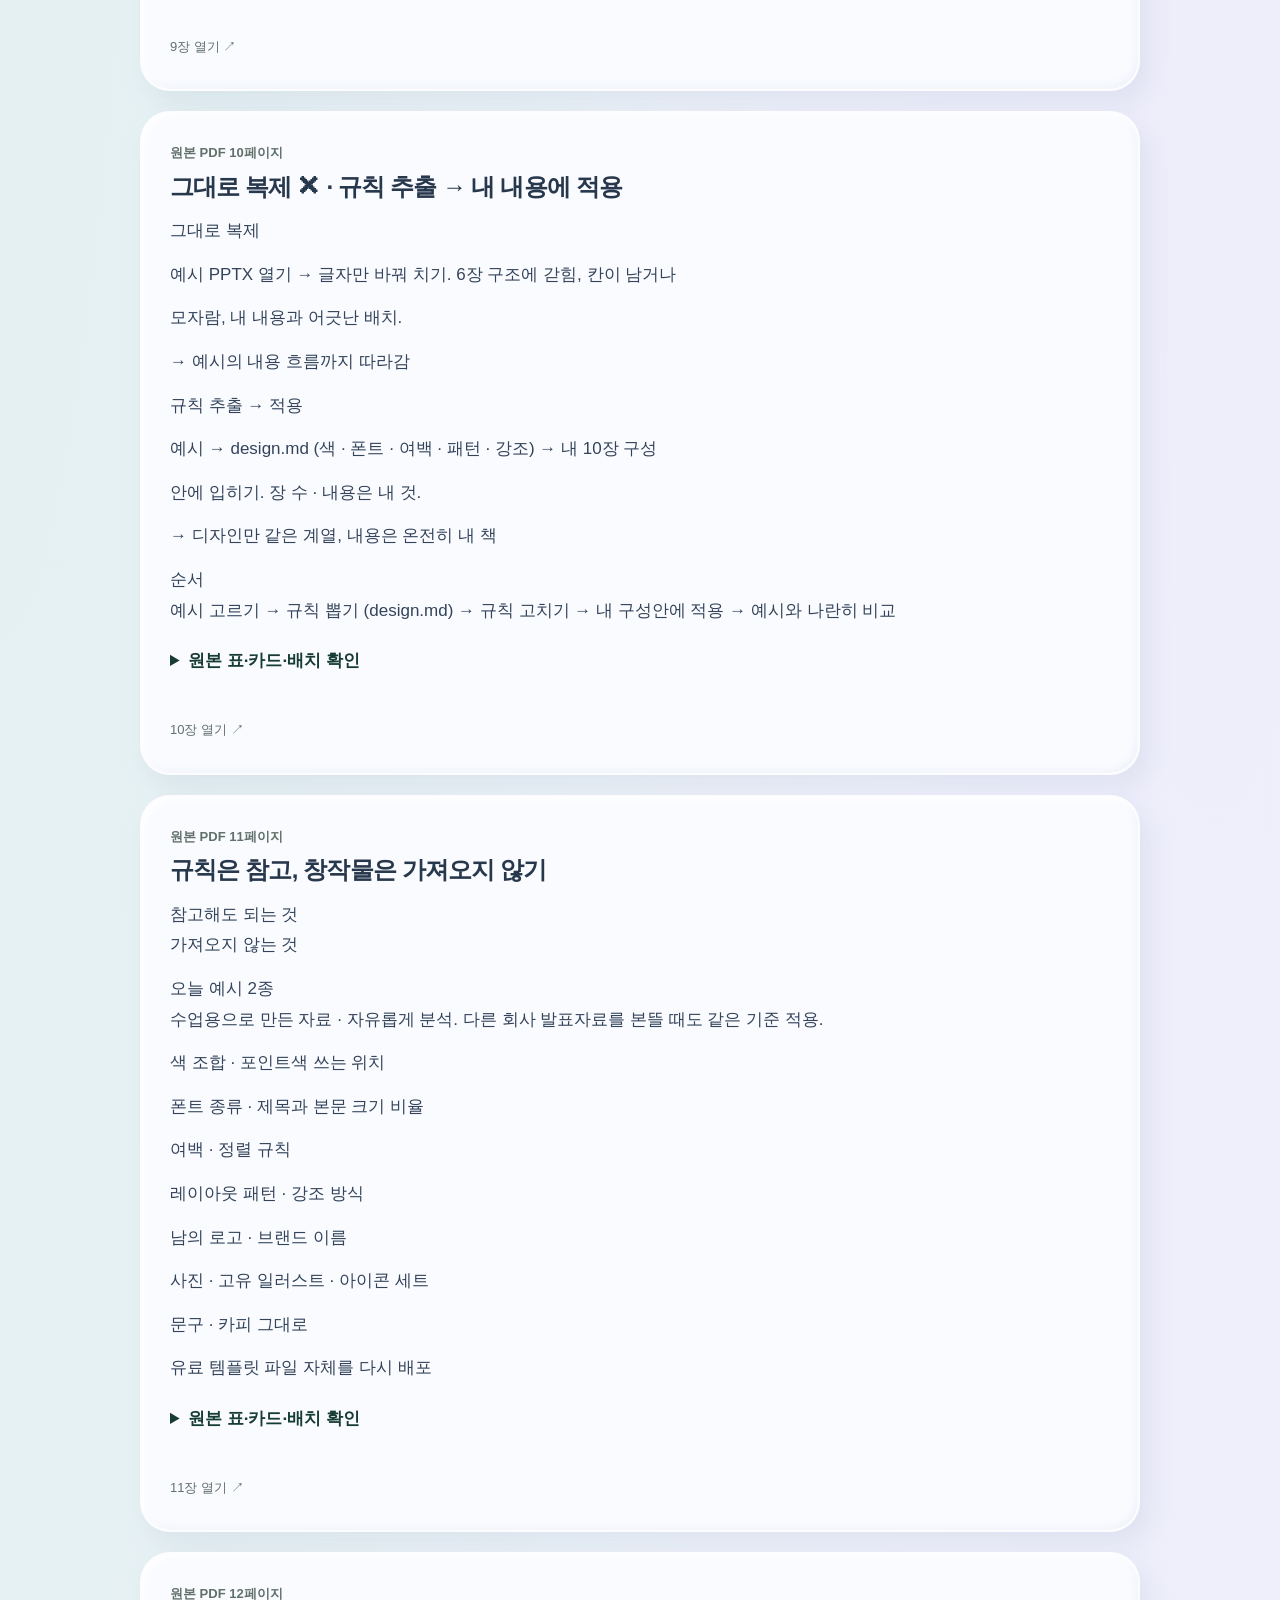
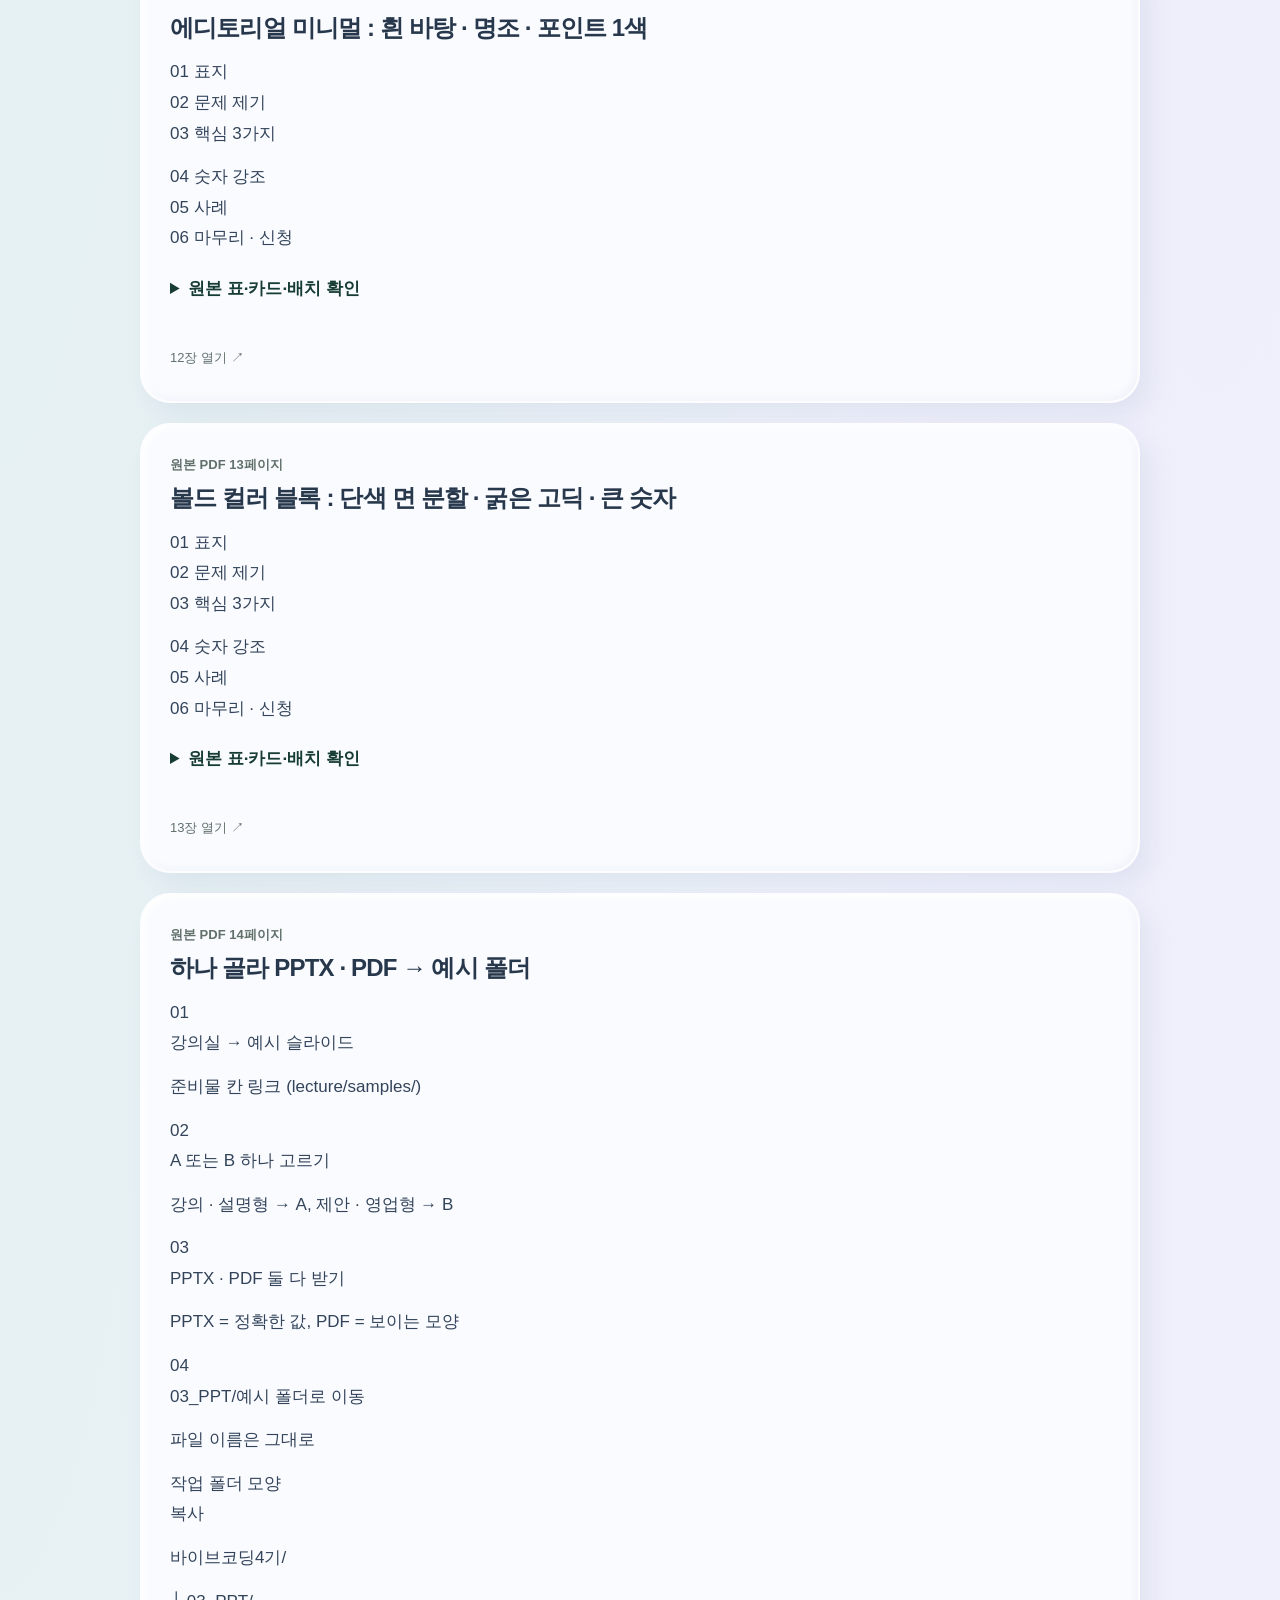
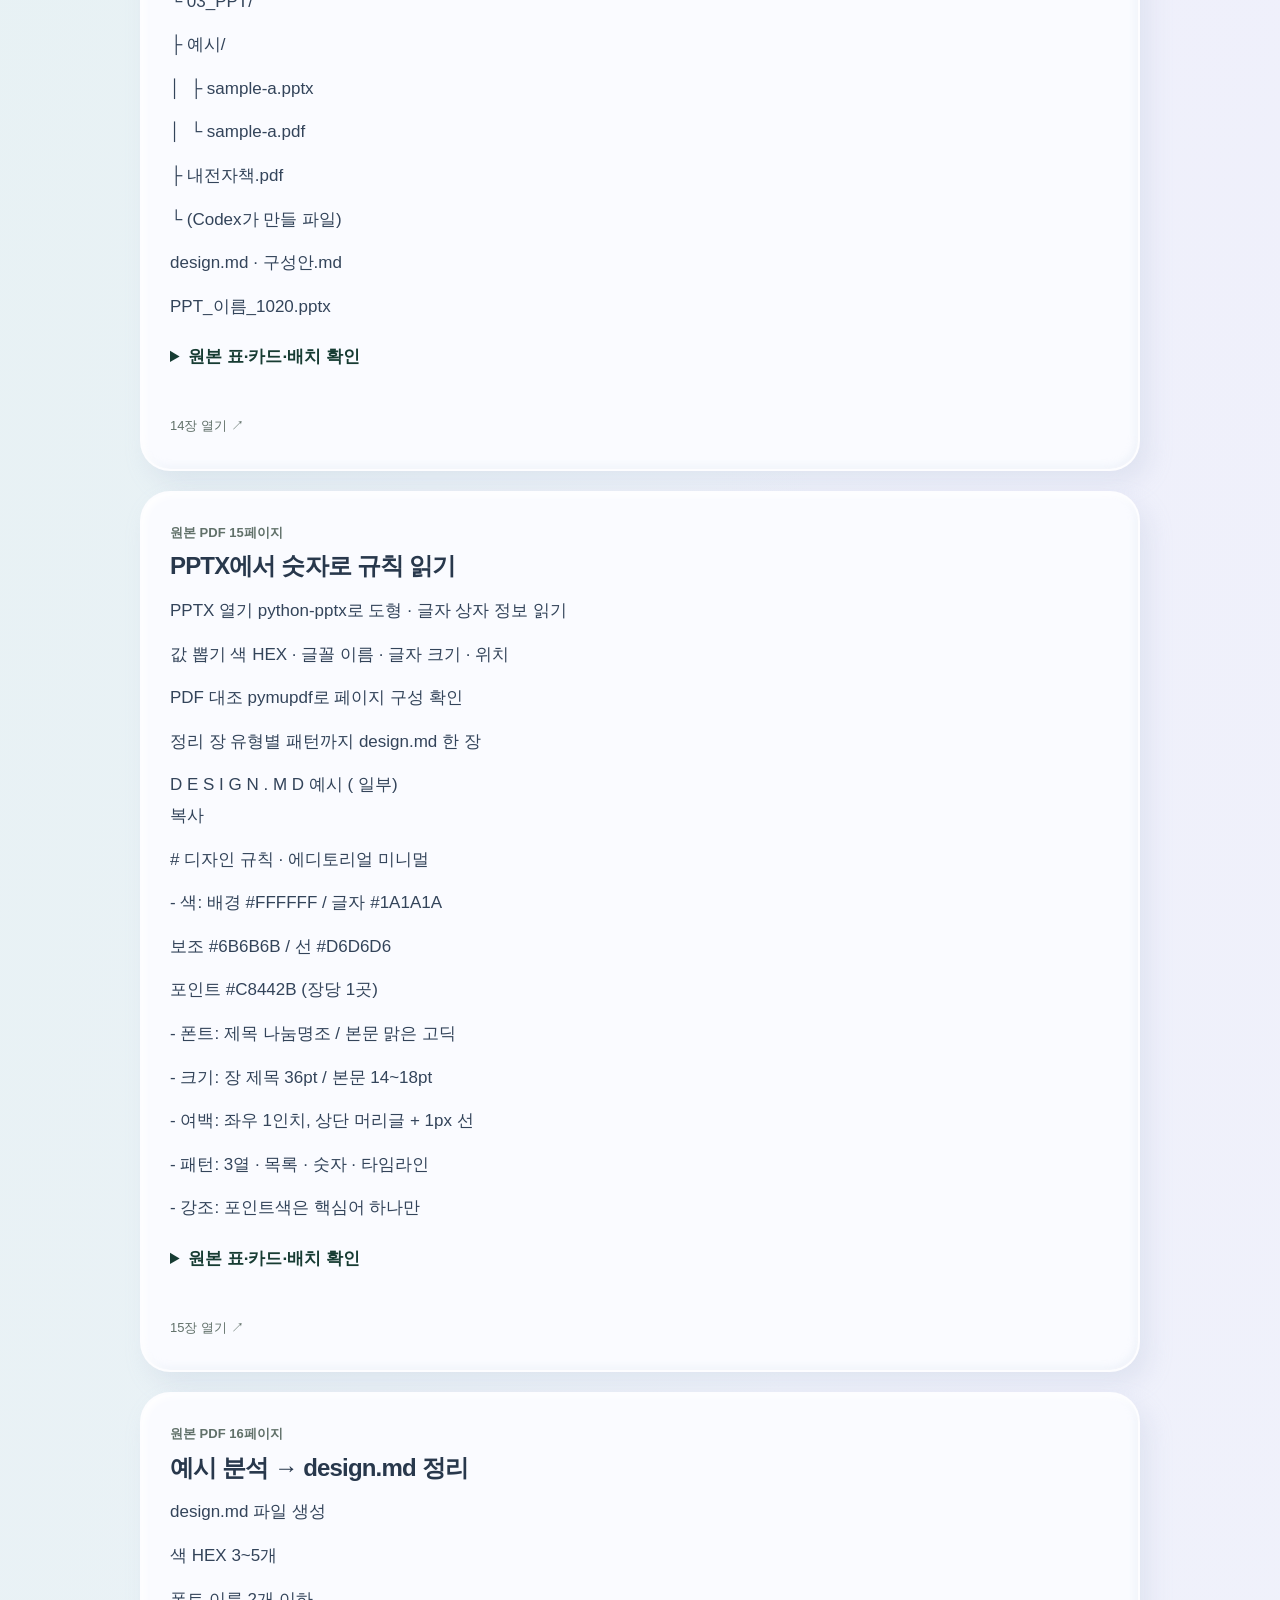
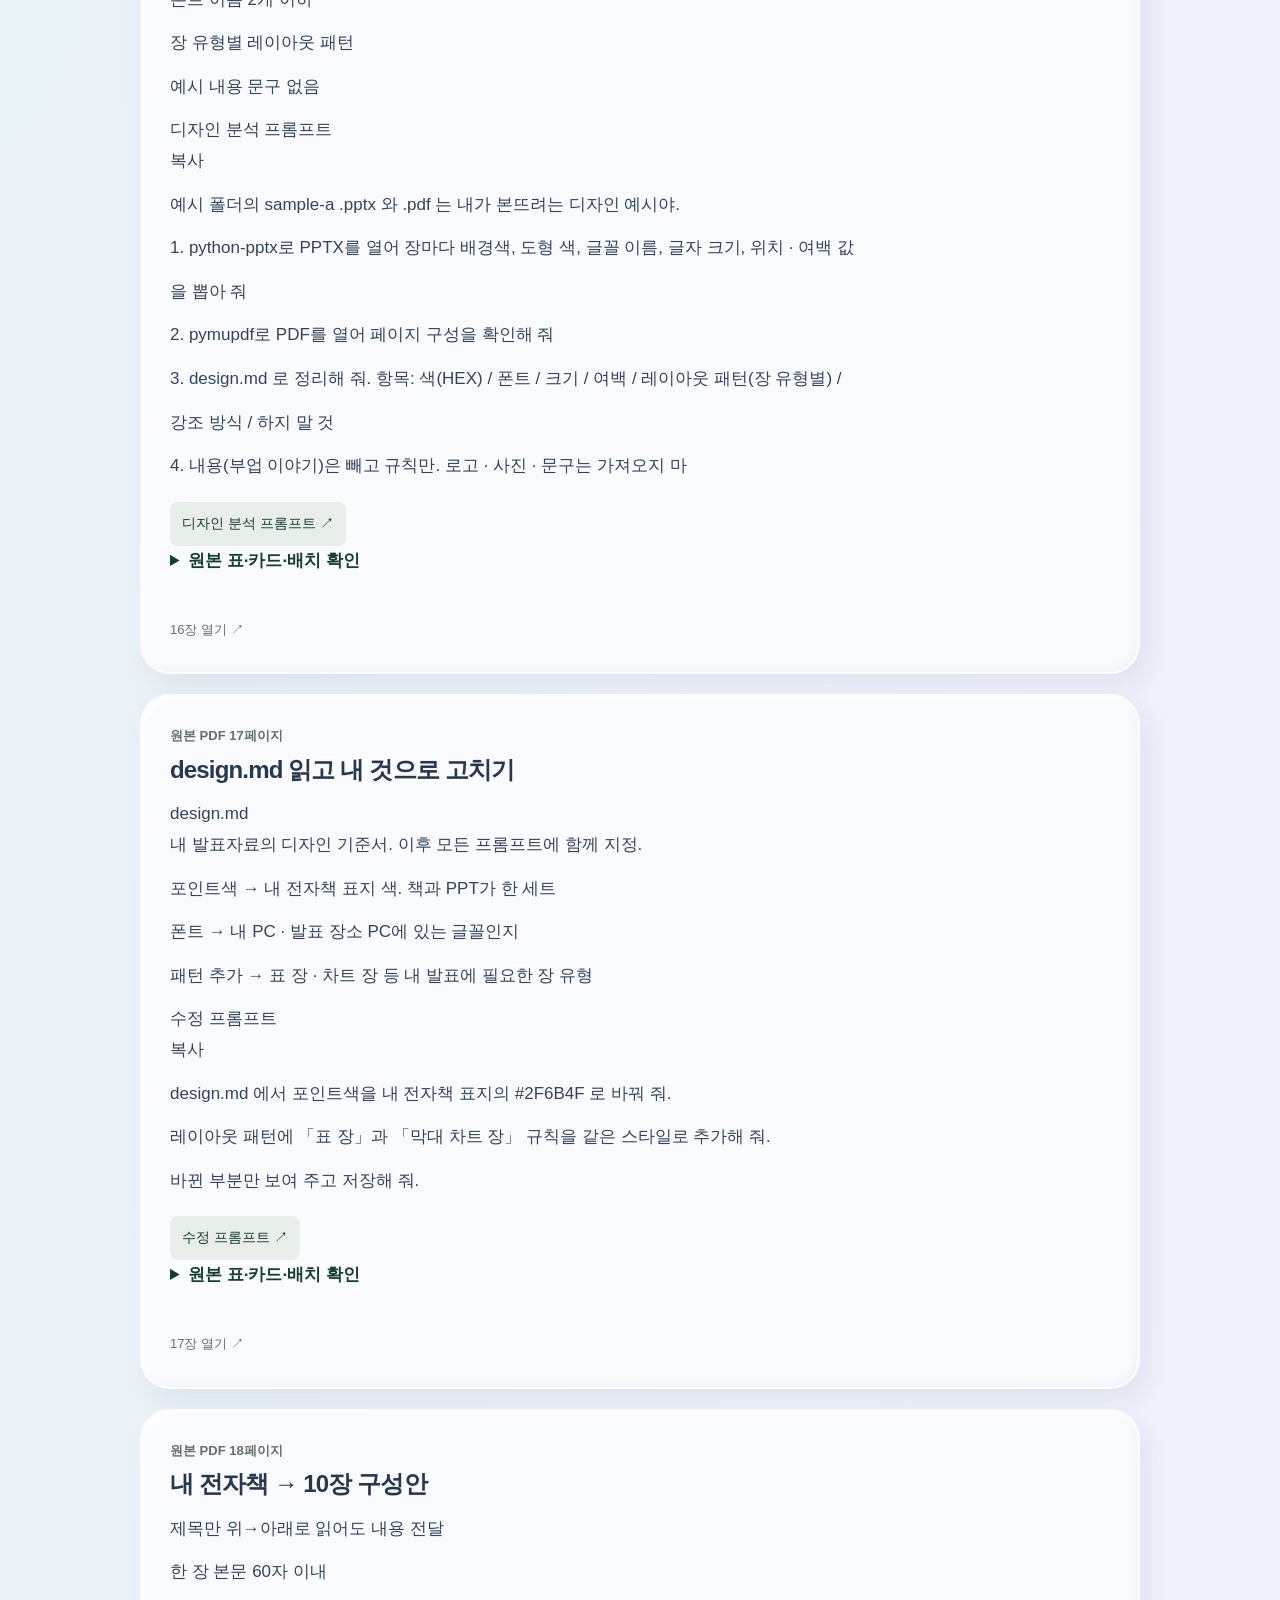
<file: lessons/03/practice.html>
<!doctype html><html lang="ko"><head><meta charset="utf-8"><meta name="viewport" content="width=device-width,initial-scale=1"><title>3차시 실습 교안 · 바이브코딩 4기</title><style>*{box-sizing:border-box}html{scroll-behavior:smooth;scroll-padding-top:90px}body{margin:0;background:#f5f3ee;color:#303c37;font:17px/1.8 Pretendard,"Malgun Gothic",sans-serif;word-break:keep-all;overflow-wrap:anywhere}a{color:inherit;text-decoration:none}button{font:inherit;cursor:pointer}a:focus-visible,button:focus-visible,input:focus-visible{outline:3px solid #a37a35;outline-offset:4px}h1,h2,h3,p{margin:0}h1,h2,h3{line-height:1.4;letter-spacing:-.04em;color:#173c33}header{background:#ffffffed;border-bottom:1px solid #dde3de;position:sticky;top:0;z-index:10}.wrap{max-width:1060px;margin:auto;padding:0 30px}.top{min-height:72px;display:flex;align-items:center;justify-content:space-between;gap:20px}.brand{font-weight:800;color:#173c33}.top nav{display:flex;gap:20px;flex-wrap:wrap}.top a{min-height:44px;display:inline-flex;align-items:center;font-size:15px}.hero{padding:48px 0 30px}.eyebrow,.source{font-size:13px;color:#61716a}.eyebrow{margin-bottom:12px}h1{font-size:38px}.lead{margin-top:12px;color:#61716a}.toolbar{display:flex;gap:10px;flex-wrap:wrap;margin-top:22px}.btn{border:0;border-radius:9px;background:#173c33;color:white;padding:11px 18px;min-height:44px;font-weight:700;font-size:15px;display:inline-flex;align-items:center;justify-content:center}.btn.secondary{background:#e8eee9;color:#173c33}.index{background:#e8eee9;border-radius:12px;padding:18px 22px;display:flex;gap:10px 24px;flex-wrap:wrap;margin:0 0 28px}.index a{font-size:15px;min-height:44px;display:inline-flex;align-items:center}.card{background:white;border-radius:18px;padding:28px;margin-bottom:20px;box-shadow:0 7px 30px #173c3308}.card-head{display:flex;align-items:flex-start;justify-content:space-between;gap:16px}.card h2{font-size:24px;margin-top:5px}.purpose{color:#61716a;font-size:15px;margin-top:10px}.prompt-text{white-space:pre-wrap;overflow-wrap:anywhere;word-break:normal;font:16px/1.9 Pretendard,"Malgun Gothic",sans-serif;margin:20px 0 0;background:#f5f3ee;border:1px solid #e4e7df;border-radius:10px;padding:22px;user-select:text}.number{font-size:13px;font-weight:700;color:#61716a}.guide-text p{margin:13px 0}.guide-text ul,.guide-text ol{padding-left:24px;margin:14px 0}.guide-text li{margin:8px 0}.checklist{padding:0;list-style:none}.checklist label{display:flex;align-items:flex-start;gap:12px;padding:12px 0;border-bottom:1px solid #edf0ec;cursor:pointer}.checklist input{margin-top:7px;width:20px;height:20px;flex:none;accent-color:#173c33}.inline-prompts{display:flex;flex-wrap:wrap;gap:8px;margin-top:20px}.inline-prompts a{padding:9px 12px;border-radius:8px;background:#e8eee9;font-size:14px;min-height:44px;color:#173c33}.notice{border-left:3px solid #c4a56c;padding:12px 18px;background:#ecebe2;color:#61716a;font-size:14px;margin:16px 0 26px}.step-heading{margin:34px 0 18px;font-size:25px}footer{padding:28px 0;border-top:1px solid #dfe3dc;color:#61716a;font-size:13px}.status{font-size:14px;color:#173c33;margin-top:12px;min-height:24px}details{margin-bottom:24px}summary{cursor:pointer;min-height:44px;color:#173c33;font-weight:700}.toc-list{display:grid;grid-template-columns:1fr 1fr;gap:8px 20px;list-style:none;padding:0}.toc-list a{display:block;padding:7px 0;font-size:14px;min-height:44px}.skip{position:absolute;top:-100px;background:white;padding:10px;z-index:99}.skip:focus{top:0}@media(max-width:760px){.wrap{padding:0 20px}.top{align-items:flex-start;flex-direction:column;gap:0;padding:12px 0}.top nav{gap:14px}.top a{font-size:13px;min-height:36px}.hero{padding:30px 0 22px}h1{font-size:30px}.card{padding:22px}.card h2{font-size:22px}.card-head{gap:10px}.card-head .btn{flex:none;padding:9px 12px;font-size:13px}.prompt-text{padding:16px;font-size:15px}.toc-list{grid-template-columns:1fr}.index{padding:12px 16px;gap:2px 15px}html{scroll-padding-top:125px}}@media(prefers-reduced-motion:reduce){html{scroll-behavior:auto}}details img{max-width:100%;height:auto}.source-block{white-space:pre-wrap;margin:12px 0}.source-table{width:100%;border-collapse:collapse}.source-table td{vertical-align:top;padding:10px;border-bottom:1px solid #eee}</style><link rel="stylesheet" href="../../clay-theme.css"></head><body><header><div class="wrap top"><a class="brand" href="../../index.html">AI 리터러시 클래스</a><nav><a href="slides.html?slide=1&mode=study">32장 열기</a><a href="practice.html">실습 교안</a><a href="prompts.html">프롬프트 모음</a><a href="../../index.html">강의실</a></nav></div></header><main class="wrap"><section class="hero"><p class="eyebrow">바이브코딩 4기 · 3차시 · 원본 PDF 32페이지</p><h1>3차시 실습 교안</h1><p class="lead">PPT 만들기 : 예시 디자인 본뜨기</p></section><p class="notice">원본 순서로 정리한 준비·설치·실습·점검·과제와 참고 내용. 표·카드의 관계는 각 항목의 원본 화면에서 확인.</p><details><summary>교안 목차 · 원본 32페이지 순서</summary><ol class="toc-list"><li><a href="#page-1">1. PPT 만들기 : 예시 디자인 본뜨기</a></li><li><a href="#page-2">2. 오늘의 결과물 3가지</a></li><li><a href="#page-3">3. 예시 고르기 → 규칙 뽑기 → 내 내용에 입히기</a></li><li><a href="#page-4">4. 전자책 2권 공유, 발표 상황 확인</a></li><li><a href="#page-5">5. 03_PPT 폴더에서 Codex 실행</a></li><li><a href="#page-6">6. 결과 판정, 미설치 대처</a></li><li><a href="#page-7">7. 읽는 글 vs 보는 글</a></li><li><a href="#page-8">8. 10분 발표 = 10장</a></li><li><a href="#page-9">9. 디자인 = 다섯 가지 규칙</a></li><li><a href="#page-10">10. 그대로 복제 ✕ · 규칙 추출 → 내 내용에 적용</a></li><li><a href="#page-11">11. 규칙은 참고, 창작물은 가져오지 않기</a></li><li><a href="#page-12">12. 에디토리얼 미니멀 : 흰 바탕 · 명조 · 포인트 1색</a></li><li><a href="#page-13">13. 볼드 컬러 블록 : 단색 면 분할 · 굵은 고딕 · 큰 숫자</a></li><li><a href="#page-14">14. 하나 골라 PPTX · PDF → 예시 폴더</a></li><li><a href="#page-15">15. PPTX에서 숫자로 규칙 읽기</a></li><li><a href="#page-16">16. 예시 분석 → design.md 정리</a></li><li><a href="#page-17">17. design.md 읽고 내 것으로 고치기</a></li><li><a href="#page-18">18. 내 전자책 → 10장 구성안</a></li><li><a href="#page-19">19. 구성안 + design.md → PPTX</a></li><li><a href="#page-20">20. 10분 휴식</a></li><li><a href="#page-21">21. 비교 → 다듬기 → 도식 · 차트 → 시간 조정</a></li><li><a href="#page-22">22. 예시 vs 내 결과, 나란히</a></li><li><a href="#page-23">23. 어디를 어떻게 : 한 번에 한 가지</a></li><li><a href="#page-24">24. 내용 유형에 맞는 도식 하나씩</a></li><li><a href="#page-25">25. 발표 시간별 늘리기 · 줄이기</a></li><li><a href="#page-26">26. 발표할 프로그램에서 열어 보기</a></li><li><a href="#page-27">27. 좋은 구성안 위에서만 디자인이 산다</a></li><li><a href="#page-28">28. 소리 내어 리허설 1회</a></li><li><a href="#page-29">29. 자주 생기는 문제 6가지</a></li><li><a href="#page-30">30. 예시와 내 결과, 3장씩 나란히 90초</a></li><li><a href="#page-31">31. 다음 주까지, 그리고 4차시</a></li><li><a href="#page-32">32. 예시는 규칙으로, 내용은 내 것으로.</a></li></ol></details><article class="card" id="page-1"><p class="number">원본 PDF 1페이지</p><h2>PPT 만들기 : 예시 디자인 본뜨기</h2><div class="guide-text"><p class="source-block">바이브 코딩 4 기 · 3 차시 · 1 0 / 2 0 ( 화)</p><p class="source-block">GPT-6 아스트라로 전자책 · PPT · 영상 만들기
PPT 만들기 :
예시 디자인 본뜨기</p><p class="source-block">20:30 - 22:30
Zoom 실시간 · 녹화 제공</p><p class="source-block">오늘의 결과물
예시 디자인을 입힌 PPTX 10장</p><p class="source-block">준비물
전자책 PDF · 예시 슬라이드 · Codex</p><p class="source-block">III</p><p class="source-block">V I B E C O D I N G
S E S S I O N 0 3 · 1 0 / 2 0</p><p class="source-block">오늘 만드는 것
열 장.</p><p class="source-block">예시</p><p class="source-block">보고, 뽑고, 입히기.</p><p class="source-block">3 차시
2 0 : 3 0 - 2 2 : 3 0</p></div><div class="inline-prompts"></div><details><summary>원본 표·카드·배치 확인</summary><img loading="lazy" src="assets/page-01.png" alt="원본 1페이지"></details><a class="source" href="slides.html?slide=1&mode=study">1장 열기 ↗</a></article><article class="card" id="page-2"><p class="number">원본 PDF 2페이지</p><h2>오늘의 결과물 3가지</h2><div class="guide-text"><p class="source-block">1
예시 슬라이드 → 디자인 규칙 1장 (design.md)</p><p class="source-block">색 · 폰트 · 여백 · 레이아웃 패턴 · 강조 방식</p><p class="source-block">2
내 전자책 + 규칙 → 같은 디자인 PPTX 10장</p><p class="source-block">편집 가능한 텍스트 · 도형 · 장마다 발표자 노트</p><p class="source-block">3
예시와 비교 · 다듬기 → 바로 발표</p><p class="source-block">제목 크기 · 여백 · 강조색 · 발표 시간별 조정</p></div><div class="inline-prompts"></div><details><summary>원본 표·카드·배치 확인</summary><img loading="lazy" src="assets/page-02.png" alt="원본 2페이지"></details><a class="source" href="slides.html?slide=2&mode=study">2장 열기 ↗</a></article><article class="card" id="page-3"><p class="number">원본 PDF 3페이지</p><h2>예시 고르기 → 규칙 뽑기 → 내 내용에 입히기</h2><div class="guide-text"><p class="source-block">20:30 · 20분</p><p class="source-block">복습 · 설치 확인</p><p class="source-block">전자책 공유, Codex ·</p><p class="source-block">python-pptx 확인</p><p class="source-block">1 ~ 6장</p><p class="source-block">20:50 · 20분</p><p class="source-block">개념 · 예시 · 시연</p><p class="source-block">책 → 슬라이드, 디자인 본뜨기,</p><p class="source-block">예시 A · B</p><p class="source-block">7 ~ 15장</p><p class="source-block">21:10 · 35분</p><p class="source-block">실습 A : 분석 →
PPTX</p><p class="source-block">design.md → 구성안 →</p><p class="source-block">PPTX 생성</p><p class="source-block">16 ~ 19장</p><p class="source-block">21:45</p><p class="source-block">휴식 10분</p><p class="source-block">21:55 · 25분</p><p class="source-block">실습 B : 비교 ·
다듬기</p><p class="source-block">비교, 다듬기, 도식 · 차트, 시간</p><p class="source-block">조정</p><p class="source-block">21 ~ 26장</p><p class="source-block">22:20 · 10분</p><p class="source-block">점검 · 공유 · 과제</p><p class="source-block">좋은 장, 리허설, 문제 해결,</p><p class="source-block">4차시 예고</p><p class="source-block">27 ~ 32장</p></div><div class="inline-prompts"></div><details><summary>원본 표·카드·배치 확인</summary><img loading="lazy" src="assets/page-03.png" alt="원본 3페이지"></details><a class="source" href="slides.html?slide=3&mode=study">3장 열기 ↗</a></article><article class="card" id="page-4"><p class="number">원본 PDF 4페이지</p><h2>전자책 2권 공유, 발표 상황 확인</h2><div class="guide-text"><p class="source-block">발표 시간과 장 수
10분 = 10~12장, 20분 = 18~22장, 40분 = 30장 이상. 오늘 기준:</p><p class="source-block">10분 · 10장, 늘리는 법까지.</p><p class="source-block">전자책 2권 표지와 목차만. 목차가 곧 오늘 슬라이드의 뼈대</p><p class="source-block">발표 상황을 채팅창에 강의 / 제안 / 유튜브 설명 중 하나</p><p class="source-block">발표 시간도 함께 10분, 20분, 40분 중 가까운 것</p><p class="source-block">지시</p><p class="source-block">확인
수정</p><p class="source-block">PPT도 같은 루프</p></div><div class="inline-prompts"></div><details><summary>원본 표·카드·배치 확인</summary><img loading="lazy" src="assets/page-04.png" alt="원본 4페이지"></details><a class="source" href="slides.html?slide=4&mode=study">4장 열기 ↗</a></article><article class="card" id="page-5"><p class="number">원본 PDF 5페이지</p><h2>03_PPT 폴더에서 Codex 실행</h2><div class="guide-text"><p class="source-block">01
폴더 만들기</p><p class="source-block">바이브코딩4기/03_PPT, 그 안에 예시 폴더</p><p class="source-block">02
전자책 PDF 복사</p><p class="source-block">2차시 결과물 → 03_PPT 안으로</p><p class="source-block">03
Codex에서 그 폴더 열기</p><p class="source-block">데스크톱 앱 → 왼쪽 위 Codex → 작업 폴더 03_PPT 선택 · 같은 계정 로그인 확인</p><p class="source-block">04
확인 프롬프트 보내기</p><p class="source-block">승인 요청 → 내용 읽고 허용</p><p class="source-block">설치 확인 프롬프트
복사</p><p class="source-block">이 폴더에서 PPT 작업을 할 거야. 아래를 확인해서 표로 알려 줘.</p><p class="source-block">- python 버전 (3.12 이상인지)</p><p class="source-block">- python-pptx 설치 여부와 버전</p><p class="source-block">- pymupdf 설치 여부 (PDF 읽기용)</p><p class="source-block">- 이 폴더의 파일 목록</p><p class="source-block">없는 패키지는 설치 명령만 먼저 보여 줘.</p><p class="source-block">내가 허용하면 그때 설치해 줘.</p></div><div class="inline-prompts"><a href="prompts.html#prompt-1">설치 확인 프롬프트 ↗</a></div><details><summary>원본 표·카드·배치 확인</summary><img loading="lazy" src="assets/page-05.png" alt="원본 5페이지"></details><a class="source" href="slides.html?slide=5&mode=study">5장 열기 ↗</a></article><article class="card" id="page-6"><p class="number">원본 PDF 6페이지</p><h2>결과 판정, 미설치 대처</h2><div class="guide-text"><p class="source-block">확인 결과
다음 행동</p><p class="source-block">python · python-pptx · pymupdf 모두 있음
테스트 PPTX 1장 생성 → PowerPoint로 열기</p><p class="source-block">python-pptx 또는 pymupdf 없음
Codex가 보여 준 pip install 명령 확인 → 허용</p><p class="source-block">Codex 메뉴 없음 · 로그인 실패
오류 화면 캡처 → 단톡방, 오늘은 짝 화면 보며 진행 또는 강사 화면 시연 따라 보기</p><p class="source-block">4차시 준비 점검
Codex에 「설치된 스킬 목록 보여 줘」 → hyperframes 확인. 없으면 과제로 설치</p><p class="source-block">테스트 프롬프트
복사</p><p class="source-block">python-pptx로 16:9 슬라이드 1장짜리 테스트.pptx 를 만들어 줘. 제목은 「설치 확인 완료」, 글꼴은 맑은 고딕.</p></div><div class="inline-prompts"><a href="prompts.html#prompt-2">테스트 프롬프트 ↗</a><a href="prompts.html#prompt-3">결과 판정, 미설치 대처 · 입력 예시 ↗</a></div><details><summary>원본 표·카드·배치 확인</summary><img loading="lazy" src="assets/page-06.png" alt="원본 6페이지"></details><a class="source" href="slides.html?slide=6&mode=study">6장 열기 ↗</a></article><article class="card" id="page-7"><p class="number">원본 PDF 7페이지</p><h2>읽는 글 vs 보는 글</h2><div class="guide-text"><p class="source-block">책을 그대로 옮긴 슬라이드</p><p class="source-block">한 장에 문단 세 개. 청중은 읽기 바쁨, 발표자는 화면 낭독. 다 읽은</p><p class="source-block">청중은 다음 장만 기다림.</p><p class="source-block">→ 「저 글 다 읽을 거면 왜 발표를 하지?」</p><p class="source-block">보는 글로 다시 쓴 슬라이드</p><p class="source-block">한 장에 메시지 한 줄 + 근거 3개 이내 + 도식 하나. 말할 내용은 발표</p><p class="source-block">자 노트에. 청중: 화면 보기 + 발표자 듣기.</p><p class="source-block">→ 책의 글자 30% 이하, 나머지 70%는 입으로</p><p class="source-block">1</p><p class="source-block">1장 1메시지</p><p class="source-block">제목이 곧 결론. 제목만 읽어도 내용 전달</p><p class="source-block">30%</p><p class="source-block">글자는 30% 이하</p><p class="source-block">한 장 60자 이내. 문장 대신 구절</p><p class="source-block">🗣</p><p class="source-block">말은 노트로</p><p class="source-block">장당 30~40초. 발표자 노트에</p></div><div class="inline-prompts"></div><details><summary>원본 표·카드·배치 확인</summary><img loading="lazy" src="assets/page-07.png" alt="원본 7페이지"></details><a class="source" href="slides.html?slide=7&mode=study">7장 열기 ↗</a></article><article class="card" id="page-8"><p class="number">원본 PDF 8페이지</p><h2>10분 발표 = 10장</h2><div class="guide-text"><p class="source-block">#
슬라이드
전자책에서 가져오는 곳
시간</p><p class="source-block">1
표지 제목 · 부제 · 발표자
표지
20초</p><p class="source-block">2
청중의 문제 「이런 상황이시죠」
서문 · 1장 도입
40초</p><p class="source-block">3
이 발표의 약속 끝나면 할 수 있는 것 3가지
기획서 약속 3가지
40초</p><p class="source-block">4 ~ 6
핵심 1 · 2 · 3 각 한 장, 제목이 결론
챕터 1 ~ 3의 방법
각 60초</p><p class="source-block">7
사례 내 경험 전후 비교
가장 강한 챕터의 사례
60초</p><p class="source-block">8
방법 요약 3단계 도식
챕터 4 · 5의 방법
60초</p><p class="source-block">9
지금 할 일 오늘 10분 과제 1개
마무리의 당장 할 일
40초</p><p class="source-block">10
마무리 한 문장 + 연락처 · 전자책 안내
저자소개
30초</p></div><div class="inline-prompts"></div><details><summary>원본 표·카드·배치 확인</summary><img loading="lazy" src="assets/page-08.png" alt="원본 8페이지"></details><a class="source" href="slides.html?slide=8&mode=study">8장 열기 ↗</a></article><article class="card" id="page-9"><p class="number">원본 PDF 9페이지</p><h2>디자인 = 다섯 가지 규칙</h2><div class="guide-text"><p class="source-block">요소
보는 곳
예시 A · 에디토리얼
예시 B · 컬러 블록</p><p class="source-block">색
배경 · 글자 · 포인트 HEX
흰 #FFFFFF · 포인트 #C8442B 1색
코발트 #1E40AF · 노랑 #FACC15 · 검정</p><p class="source-block">폰트
제목용 · 본문용 · 크기 비율
나눔명조 제목 + 맑은 고딕 본문
맑은 고딕 Bold 위주</p><p class="source-block">여백
좌우 여백 · 제목 위치
좌우 96px, 머리글 아래 제목
블록 안 좌측 64px</p><p class="source-block">레이아웃 패턴
장 유형별 배치
머리글 선 + 3열 · 목록 · 타임라인
좌 40% 블록 + 우 내용, 3등분</p><p class="source-block">강조 방식
무엇을 어떻게 튀게
포인트색 장당 1곳
큰 숫자 + 최고값만 노랑</p></div><div class="inline-prompts"></div><details><summary>원본 표·카드·배치 확인</summary><img loading="lazy" src="assets/page-09.png" alt="원본 9페이지"></details><a class="source" href="slides.html?slide=9&mode=study">9장 열기 ↗</a></article><article class="card" id="page-10"><p class="number">원본 PDF 10페이지</p><h2>그대로 복제 ✕ · 규칙 추출 → 내 내용에 적용</h2><div class="guide-text"><p class="source-block">그대로 복제</p><p class="source-block">예시 PPTX 열기 → 글자만 바꿔 치기. 6장 구조에 갇힘, 칸이 남거나</p><p class="source-block">모자람, 내 내용과 어긋난 배치.</p><p class="source-block">→ 예시의 내용 흐름까지 따라감</p><p class="source-block">규칙 추출 → 적용</p><p class="source-block">예시 → design.md (색 · 폰트 · 여백 · 패턴 · 강조) → 내 10장 구성</p><p class="source-block">안에 입히기. 장 수 · 내용은 내 것.</p><p class="source-block">→ 디자인만 같은 계열, 내용은 온전히 내 책</p><p class="source-block">순서
예시 고르기 → 규칙 뽑기 (design.md) → 규칙 고치기 → 내 구성안에 적용 → 예시와 나란히 비교</p></div><div class="inline-prompts"></div><details><summary>원본 표·카드·배치 확인</summary><img loading="lazy" src="assets/page-10.png" alt="원본 10페이지"></details><a class="source" href="slides.html?slide=10&mode=study">10장 열기 ↗</a></article><article class="card" id="page-11"><p class="number">원본 PDF 11페이지</p><h2>규칙은 참고, 창작물은 가져오지 않기</h2><div class="guide-text"><p class="source-block">참고해도 되는 것
가져오지 않는 것</p><p class="source-block">오늘 예시 2종
수업용으로 만든 자료 · 자유롭게 분석. 다른 회사 발표자료를 본뜰 때도 같은 기준 적용.</p><p class="source-block">색 조합 · 포인트색 쓰는 위치</p><p class="source-block">폰트 종류 · 제목과 본문 크기 비율</p><p class="source-block">여백 · 정렬 규칙</p><p class="source-block">레이아웃 패턴 · 강조 방식</p><p class="source-block">남의 로고 · 브랜드 이름</p><p class="source-block">사진 · 고유 일러스트 · 아이콘 세트</p><p class="source-block">문구 · 카피 그대로</p><p class="source-block">유료 템플릿 파일 자체를 다시 배포</p></div><div class="inline-prompts"></div><details><summary>원본 표·카드·배치 확인</summary><img loading="lazy" src="assets/page-11.png" alt="원본 11페이지"></details><a class="source" href="slides.html?slide=11&mode=study">11장 열기 ↗</a></article><article class="card" id="page-12"><p class="number">원본 PDF 12페이지</p><h2>에디토리얼 미니멀 : 흰 바탕 · 명조 · 포인트 1색</h2><div class="guide-text"><p class="source-block">01 표지
02 문제 제기
03 핵심 3가지</p><p class="source-block">04 숫자 강조
05 사례
06 마무리 · 신청</p></div><div class="inline-prompts"></div><details><summary>원본 표·카드·배치 확인</summary><img loading="lazy" src="assets/page-12.png" alt="원본 12페이지"></details><a class="source" href="slides.html?slide=12&mode=study">12장 열기 ↗</a></article><article class="card" id="page-13"><p class="number">원본 PDF 13페이지</p><h2>볼드 컬러 블록 : 단색 면 분할 · 굵은 고딕 · 큰 숫자</h2><div class="guide-text"><p class="source-block">01 표지
02 문제 제기
03 핵심 3가지</p><p class="source-block">04 숫자 강조
05 사례
06 마무리 · 신청</p></div><div class="inline-prompts"></div><details><summary>원본 표·카드·배치 확인</summary><img loading="lazy" src="assets/page-13.png" alt="원본 13페이지"></details><a class="source" href="slides.html?slide=13&mode=study">13장 열기 ↗</a></article><article class="card" id="page-14"><p class="number">원본 PDF 14페이지</p><h2>하나 골라 PPTX · PDF → 예시 폴더</h2><div class="guide-text"><p class="source-block">01
강의실 → 예시 슬라이드</p><p class="source-block">준비물 칸 링크 (lecture/samples/)</p><p class="source-block">02
A 또는 B 하나 고르기</p><p class="source-block">강의 · 설명형 → A, 제안 · 영업형 → B</p><p class="source-block">03
PPTX · PDF 둘 다 받기</p><p class="source-block">PPTX = 정확한 값, PDF = 보이는 모양</p><p class="source-block">04
03_PPT/예시 폴더로 이동</p><p class="source-block">파일 이름은 그대로</p><p class="source-block">작업 폴더 모양
복사</p><p class="source-block">바이브코딩4기/</p><p class="source-block">└ 03_PPT/</p><p class="source-block">├ 예시/</p><p class="source-block">│  ├ sample-a.pptx</p><p class="source-block">│  └ sample-a.pdf</p><p class="source-block">├ 내전자책.pdf</p><p class="source-block">└ (Codex가 만들 파일)</p><p class="source-block">design.md · 구성안.md</p><p class="source-block">PPT_이름_1020.pptx</p></div><div class="inline-prompts"></div><details><summary>원본 표·카드·배치 확인</summary><img loading="lazy" src="assets/page-14.png" alt="원본 14페이지"></details><a class="source" href="slides.html?slide=14&mode=study">14장 열기 ↗</a></article><article class="card" id="page-15"><p class="number">원본 PDF 15페이지</p><h2>PPTX에서 숫자로 규칙 읽기</h2><div class="guide-text"><p class="source-block">PPTX 열기 python-pptx로 도형 · 글자 상자 정보 읽기</p><p class="source-block">값 뽑기 색 HEX · 글꼴 이름 · 글자 크기 · 위치</p><p class="source-block">PDF 대조 pymupdf로 페이지 구성 확인</p><p class="source-block">정리 장 유형별 패턴까지 design.md 한 장</p><p class="source-block">D E S I G N . M D 예시 ( 일부)
복사</p><p class="source-block"># 디자인 규칙 · 에디토리얼 미니멀</p><p class="source-block">- 색: 배경 #FFFFFF / 글자 #1A1A1A</p><p class="source-block">보조 #6B6B6B / 선 #D6D6D6</p><p class="source-block">포인트 #C8442B (장당 1곳)</p><p class="source-block">- 폰트: 제목 나눔명조 / 본문 맑은 고딕</p><p class="source-block">- 크기: 장 제목 36pt / 본문 14~18pt</p><p class="source-block">- 여백: 좌우 1인치, 상단 머리글 + 1px 선</p><p class="source-block">- 패턴: 3열 · 목록 · 숫자 · 타임라인</p><p class="source-block">- 강조: 포인트색은 핵심어 하나만</p></div><div class="inline-prompts"></div><details><summary>원본 표·카드·배치 확인</summary><img loading="lazy" src="assets/page-15.png" alt="원본 15페이지"></details><a class="source" href="slides.html?slide=15&mode=study">15장 열기 ↗</a></article><article class="card" id="page-16"><p class="number">원본 PDF 16페이지</p><h2>예시 분석 → design.md 정리</h2><div class="guide-text"><p class="source-block">design.md 파일 생성</p><p class="source-block">색 HEX 3~5개</p><p class="source-block">폰트 이름 2개 이하</p><p class="source-block">장 유형별 레이아웃 패턴</p><p class="source-block">예시 내용 문구 없음</p><p class="source-block">디자인 분석 프롬프트
복사</p><p class="source-block">예시 폴더의 sample-a .pptx 와 .pdf 는 내가 본뜨려는 디자인 예시야.</p><p class="source-block">1. python-pptx로 PPTX를 열어 장마다 배경색, 도형 색, 글꼴 이름, 글자 크기, 위치 · 여백 값</p><p class="source-block">을 뽑아 줘</p><p class="source-block">2. pymupdf로 PDF를 열어 페이지 구성을 확인해 줘</p><p class="source-block">3. design.md 로 정리해 줘. 항목: 색(HEX) / 폰트 / 크기 / 여백 / 레이아웃 패턴(장 유형별) /</p><p class="source-block">강조 방식 / 하지 말 것</p><p class="source-block">4. 내용(부업 이야기)은 빼고 규칙만. 로고 · 사진 · 문구는 가져오지 마</p></div><div class="inline-prompts"><a href="prompts.html#prompt-4">디자인 분석 프롬프트 ↗</a></div><details><summary>원본 표·카드·배치 확인</summary><img loading="lazy" src="assets/page-16.png" alt="원본 16페이지"></details><a class="source" href="slides.html?slide=16&mode=study">16장 열기 ↗</a></article><article class="card" id="page-17"><p class="number">원본 PDF 17페이지</p><h2>design.md 읽고 내 것으로 고치기</h2><div class="guide-text"><p class="source-block">design.md
내 발표자료의 디자인 기준서. 이후 모든 프롬프트에 함께 지정.</p><p class="source-block">포인트색 → 내 전자책 표지 색. 책과 PPT가 한 세트</p><p class="source-block">폰트 → 내 PC · 발표 장소 PC에 있는 글꼴인지</p><p class="source-block">패턴 추가 → 표 장 · 차트 장 등 내 발표에 필요한 장 유형</p><p class="source-block">수정 프롬프트
복사</p><p class="source-block">design.md 에서 포인트색을 내 전자책 표지의 #2F6B4F 로 바꿔 줘.</p><p class="source-block">레이아웃 패턴에 「표 장」과 「막대 차트 장」 규칙을 같은 스타일로 추가해 줘.</p><p class="source-block">바뀐 부분만 보여 주고 저장해 줘.</p></div><div class="inline-prompts"><a href="prompts.html#prompt-5">수정 프롬프트 ↗</a></div><details><summary>원본 표·카드·배치 확인</summary><img loading="lazy" src="assets/page-17.png" alt="원본 17페이지"></details><a class="source" href="slides.html?slide=17&mode=study">17장 열기 ↗</a></article><article class="card" id="page-18"><p class="number">원본 PDF 18페이지</p><h2>내 전자책 → 10장 구성안</h2><div class="guide-text"><p class="source-block">제목만 위→아래로 읽어도 내용 전달</p><p class="source-block">한 장 본문 60자 이내</p><p class="source-block">모든 장에 레이아웃 패턴 이름</p><p class="source-block">사례 장에 전후 비교</p><p class="source-block">마지막 장에 연락처 · 전자책 안내</p><p class="source-block">구성안 프롬프트
복사</p><p class="source-block">내전자책.pdf 를 pymupdf로 읽고 발표자료 구성안을 만들어 줘.</p><p class="source-block">- 발표 상황 : 강의 / 제안 / 유튜브 설명, 발표 시간 : 10분 → 10 장</p><p class="source-block">- 틀 : 표지 → 청중의 문제 → 약속 3가지 → 핵심 3개(각 1장) → 사례 → 방법 요약 → 지금 할</p><p class="source-block">일 → 마무리</p><p class="source-block">- 각 장 : 제목(결론 한 줄, 20자 이내) / 본문(구절 3개 이내, 60자 이내) / 레이아웃 패턴</p><p class="source-block">(design.md 의 패턴 이름) / 시각 요소 / 화자 스크립트(30~40초, 말하듯이)</p><p class="source-block">- 책 문장을 그대로 옮기지 말고 구절로 줄여 줘</p><p class="source-block">구성안.md 로 저장해 줘.</p></div><div class="inline-prompts"><a href="prompts.html#prompt-6">구성안 프롬프트 ↗</a></div><details><summary>원본 표·카드·배치 확인</summary><img loading="lazy" src="assets/page-18.png" alt="원본 18페이지"></details><a class="source" href="slides.html?slide=18&mode=study">18장 열기 ↗</a></article><article class="card" id="page-19"><p class="number">원본 PDF 19페이지</p><h2>구성안 + design.md → PPTX</h2><div class="guide-text"><p class="source-block">01
승인 요청</p><p class="source-block">python 실행 · 파일 쓰기 → 내용 읽고 허용</p><p class="source-block">02
파일 확인</p><p class="source-block">03_PPT 안에 PPTX 생성 여부</p><p class="source-block">03
열어 보기</p><p class="source-block">PowerPoint · Keynote · 구글 슬라이드 중 하나</p><p class="source-block">04
노트 확인</p><p class="source-block">발표자 보기에서 스크립트 표시</p><p class="source-block">P P T X 생성 프롬프트
복사</p><p class="source-block">구성안.md 와 design.md 대로 PPTX 를 만들어 줘.</p><p class="source-block">- python-pptx 사용, 16:9 (13.333 × 7.5 인치)</p><p class="source-block">- 모든 글자는 편집 가능한 텍스트 상자로 (통이미지 금지)</p><p class="source-block">- 글꼴 이름 직접 지정 : 제목 나눔명조 / 본문 맑은 고딕, 한글 글꼴(동아시아 글꼴)까지</p><p class="source-block">- 도식은 도형으로, 숫자 차트는 실제 차트 개체로</p><p class="source-block">- 장마다 발표자 노트에 화자 스크립트</p><p class="source-block">- 제목 20자 · 본문 60자 넘으면 줄여서</p><p class="source-block">PPT_ 이름_1020.pptx 로 저장하고 장별 제목 목록을 보여 줘.</p></div><div class="inline-prompts"><a href="prompts.html#prompt-7">P P T X 생성 프롬프트 ↗</a></div><details><summary>원본 표·카드·배치 확인</summary><img loading="lazy" src="assets/page-19.png" alt="원본 19페이지"></details><a class="source" href="slides.html?slide=19&mode=study">19장 열기 ↗</a></article><article class="card" id="page-20"><p class="number">원본 PDF 20페이지</p><h2>10분 휴식</h2><div class="guide-text"><p class="source-block">휴식
10분 휴식</p><p class="source-block">21:55 실습 B 시작
PPTX 생성 중이면 그대로 두기
설치 문제 → 단톡방 캡처</p></div><div class="inline-prompts"></div><details><summary>원본 표·카드·배치 확인</summary><img loading="lazy" src="assets/page-20.png" alt="원본 20페이지"></details><a class="source" href="slides.html?slide=20&mode=study">20장 열기 ↗</a></article><article class="card" id="page-21"><p class="number">원본 PDF 21페이지</p><h2>비교 → 다듬기 → 도식 · 차트 → 시간 조정</h2><div class="guide-text"><p class="source-block">5분</p><p class="source-block">1. 비교</p><p class="source-block">예시 vs 내 결과, 어긋난 장 찾기</p><p class="source-block">8분</p><p class="source-block">2. 다듬기</p><p class="source-block">제목 크기 · 여백 · 강조색 · 숫자 장</p><p class="source-block">5분</p><p class="source-block">3. 도식 · 차트</p><p class="source-block">내용 유형별 도식, 숫자는 차트 개체</p><p class="source-block">7분</p><p class="source-block">4. 조정 · 확인</p><p class="source-block">발표 시간별 장 수, 프로그램에서 열기</p><p class="source-block">한 번에 한 가지 고치기 → 다시 열어 확인.</p></div><div class="inline-prompts"></div><details><summary>원본 표·카드·배치 확인</summary><img loading="lazy" src="assets/page-21.png" alt="원본 21페이지"></details><a class="source" href="slides.html?slide=21&mode=study">21장 열기 ↗</a></article><article class="card" id="page-22"><p class="number">원본 PDF 22페이지</p><h2>예시 vs 내 결과, 나란히</h2><div class="guide-text"><p class="source-block">배경 · 포인트색 일치</p><p class="source-block">제목 크기 · 글꼴 비슷</p><p class="source-block">좌우 여백 같은 폭</p><p class="source-block">장 유형별 배치 패턴 일치</p><p class="source-block">강조는 장당 한 곳</p><p class="source-block">화면 배치
왼쪽 예시 PDF, 오른쪽 내 PPTX</p><p class="source-block">비교 프롬프트
복사</p><p class="source-block">PPT_ 이름_1020.pptx 를 python-pptx로 열어서 design.md 규칙과 비교해 줘.</p><p class="source-block">색 · 글꼴 · 글자 크기 · 여백 · 글자 수 기준으로 어긋난 장을 표로 정리해 줘.</p><p class="source-block">아직 고치지 말고 목록만 보여 줘.</p></div><div class="inline-prompts"><a href="prompts.html#prompt-8">비교 프롬프트 ↗</a></div><details><summary>원본 표·카드·배치 확인</summary><img loading="lazy" src="assets/page-22.png" alt="원본 22페이지"></details><a class="source" href="slides.html?slide=22&mode=study">22장 열기 ↗</a></article><article class="card" id="page-23"><p class="number">원본 PDF 23페이지</p><h2>어디를 어떻게 : 한 번에 한 가지</h2><div class="guide-text"><p class="source-block">어디
증상
지시 예</p><p class="source-block">제목 크기
장마다 크기 제각각
「모든 장 제목을 36pt로 통일, 두 줄 넘으면 글자 줄이기」</p><p class="source-block">여백
글자가 가장자리에 붙음
「좌우 여백을 design.md 값 1인치로 맞추기」</p><p class="source-block">강조색
포인트색이 여기저기
「포인트색은 장당 한 곳, 나머지는 검정 · 회색」</p><p class="source-block">숫자 장
숫자가 본문에 묻힘
「숫자 하나만 120pt 이상, 설명 한 줄」</p><p class="source-block">루프
지시 1개 → PPTX 다시 열기 → 확인 → 다음 지시. 마음에 든 버전은 파일 이름에 _v2 붙여 따로 저장.</p></div><div class="inline-prompts"><a href="prompts.html#prompt-9">어디를 어떻게 : 한 번에 한 가지 · 입력 예시 ↗</a><a href="prompts.html#prompt-10">어디를 어떻게 : 한 번에 한 가지 · 입력 예시 ↗</a><a href="prompts.html#prompt-11">어디를 어떻게 : 한 번에 한 가지 · 입력 예시 ↗</a><a href="prompts.html#prompt-12">어디를 어떻게 : 한 번에 한 가지 · 입력 예시 ↗</a></div><details><summary>원본 표·카드·배치 확인</summary><img loading="lazy" src="assets/page-23.png" alt="원본 23페이지"></details><a class="source" href="slides.html?slide=23&mode=study">23장 열기 ↗</a></article><article class="card" id="page-24"><p class="number">원본 PDF 24페이지</p><h2>내용 유형에 맞는 도식 하나씩</h2><div class="guide-text"><p class="source-block">내용 유형
도식
예시</p><p class="source-block">순서 · 단계
가로 화살표 3단계
강점 찾기 → 작게 시작 → 한 달 기록</p><p class="source-block">비교 · 선택
좌우 2열 표
직접 판매 vs 플랫폼 판매</p><p class="source-block">구성 요소
블록 3~4개
부업의 세 기둥 : 시간 · 기술 · 채널</p><p class="source-block">숫자 변화
막대 또는 선 차트
월별 수입 1 ~ 3개월 (내가 아는 숫자만)</p><p class="source-block">전후
비포 · 애프터 2칸
시작 전 상황 → 3개월 후</p><p class="source-block">도식 · 차트 프롬프트
복사</p><p class="source-block">시각 요소를 위 표 기준으로 다시 지정하고, 숫자 장은 python-pptx 차트 개체로 그려 줘. 데이터는 1월 7만, 2월 15만, 3월 32만만 사용, 없는 숫자는 만들지 마. 색은 design.md 대로. 바뀐 장만 알려 줘.</p></div><div class="inline-prompts"><a href="prompts.html#prompt-13">도식 · 차트 프롬프트 ↗</a></div><details><summary>원본 표·카드·배치 확인</summary><img loading="lazy" src="assets/page-24.png" alt="원본 24페이지"></details><a class="source" href="slides.html?slide=24&mode=study">24장 열기 ↗</a></article><article class="card" id="page-25"><p class="number">원본 PDF 25페이지</p><h2>발표 시간별 늘리기 · 줄이기</h2><div class="guide-text"><p class="source-block">5분</p><p class="source-block">6 ~ 7장
10분</p><p class="source-block">10 ~ 12장
20분</p><p class="source-block">18 ~ 22장</p><p class="source-block">핵심 3개 → 1장에 3줄로 합침</p><p class="source-block">사례 + 방법 요약 → 1장</p><p class="source-block">약속 장 생략, 문제 장에 합침</p><p class="source-block">기본 틀 그대로</p><p class="source-block">오늘의 기준</p><p class="source-block">핵심 3개 → 각 2장 (원리 + 해 보기)</p><p class="source-block">사례 2개 (실패 → 성공)</p><p class="source-block">질문 장 1개 추가</p><p class="source-block">조정 프롬프트
복사</p><p class="source-block">이 발표자료를 20분용으로 늘려 줘. 핵심 3개를 각각 「원리 1장 + 해 보기 1장」으로, 사례는 실패와 성공 2장으로. 새 장도 design.md 규칙과 패턴을 그대로 따르고 발표자 노트도 써 줘. PPT_ 이름</p><p class="source-block">_1020_20분.pptx 로 따로 저장해 줘.</p></div><div class="inline-prompts"><a href="prompts.html#prompt-14">조정 프롬프트 ↗</a></div><details><summary>원본 표·카드·배치 확인</summary><img loading="lazy" src="assets/page-25.png" alt="원본 25페이지"></details><a class="source" href="slides.html?slide=25&mode=study">25장 열기 ↗</a></article><article class="card" id="page-26"><p class="number">원본 PDF 26페이지</p><h2>발표할 프로그램에서 열어 보기</h2><div class="guide-text"><p class="source-block">프로그램
여는 법
확인할 것</p><p class="source-block">PowerPoint
PPTX 더블클릭
슬라이드 쇼 → 발표자 보기에서 노트, 홈 탭 글꼴 이름</p><p class="source-block">Keynote (Mac)
파일 → 열기 → PPTX 선택
글꼴 누락 알림 → 비슷한 글꼴로 대체, 도형 위치</p><p class="source-block">구글 슬라이드
드라이브 업로드 → 연결 앱 Google Slides
글꼴 대체 여부 (나눔명조 · Noto Sans KR 선택 가능), 발표자 노트</p><p class="source-block">기준
세 곳 다 볼 필요 없음. 발표 장소의 프로그램 하나 기준으로 확인.</p></div><div class="inline-prompts"></div><details><summary>원본 표·카드·배치 확인</summary><img loading="lazy" src="assets/page-26.png" alt="원본 26페이지"></details><a class="source" href="slides.html?slide=26&mode=study">26장 열기 ↗</a></article><article class="card" id="page-27"><p class="number">원본 PDF 27페이지</p><h2>좋은 구성안 위에서만 디자인이 산다</h2><div class="guide-text"><p class="source-block">글자 가득한 장</p><p class="source-block">제목 : 부업 시작 방법 / 본문 : 자신의 강점 파악, 시장 조사, 작은 규</p><p class="source-block">모 시작, 피드백 반영, 점진적 확장, 초기 비용 관리 ... (이하 4줄)</p><p class="source-block">→ 청중은 읽기, 발표자는 화면 보기</p><p class="source-block">제목이 결론인 장</p><p class="source-block">제목 : 첫 달 7만 원이면 성공 / 본문 : 강점 1개 → 작게 시작 → 한 달</p><p class="source-block">기록 / 시각 : 3단계 화살표 도식 / 노트 : 「저도 첫 달은 7만 원이었</p><p class="source-block">어요. 그런데 ...」</p><p class="source-block">→ 청중은 화면 보기, 발표자 말 듣기</p></div><div class="inline-prompts"></div><details><summary>원본 표·카드·배치 확인</summary><img loading="lazy" src="assets/page-27.png" alt="원본 27페이지"></details><a class="source" href="slides.html?slide=27&mode=study">27장 열기 ↗</a></article><article class="card" id="page-28"><p class="number">원본 PDF 28페이지</p><h2>소리 내어 리허설 1회</h2><div class="guide-text"><p class="source-block">타이머 기준 8 ~ 11분 안에 종료 (10분 발표)
장 제목을 그대로 읽는 장 없음</p><p class="source-block">넘김 신호 문장에서 실제로 다음 장 넘김
사례 장은 「저는」으로 말하기</p><p class="source-block">마지막 장에서 연락처 · 전자책 안내
발표자 보기에서 노트 표시</p><p class="source-block">글꼴 바뀐 장 없음
녹음해서 한 번 듣기</p></div><div class="inline-prompts"></div><details><summary>원본 표·카드·배치 확인</summary><img loading="lazy" src="assets/page-28.png" alt="원본 28페이지"></details><a class="source" href="slides.html?slide=28&mode=study">28장 열기 ↗</a></article><article class="card" id="page-29"><p class="number">원본 PDF 29페이지</p><h2>자주 생기는 문제 6가지</h2><div class="guide-text"><p class="source-block">상황
이렇게</p><p class="source-block">한글 글꼴이 다른 글꼴 · 네모로 표시
「모든 글자에 글꼴 이름 지정, 한글(동아시아) 글꼴까지 맑은 고딕으로 다시 저장」. PC에 없는 글꼴이면 설치 또는 맑은 고딕</p><p class="source-block">글자가 상자 밖으로 넘침
「제목 20자 · 본문 60자 제한, 넘는 장은 줄이거나 두 장으로 나누기」</p><p class="source-block">이미지 깨짐 · 안 보임
이미지를 03_PPT 안에 두기, PNG · JPG로. 「원본 비율 유지해서 다시 넣기」</p><p class="source-block">No module named pptx 오류
python-pptx 미설치 → Codex가 제안한 pip install python-pptx 허용</p><p class="source-block">한글 깨진 오류 메시지 · 파일 이름
PYTHONUTF8=1 설정 확인, 폴더 이름은 그대로 두고 새 파일 이름만 영문으로</p><p class="source-block">PPTX가 안 열림 · 손상 알림
「저장 후 python-pptx로 다시 열어 검사, 문제 있으면 다시 생성」</p></div><div class="inline-prompts"><a href="prompts.html#prompt-15">자주 생기는 문제 6가지 · 입력 예시 ↗</a><a href="prompts.html#prompt-16">자주 생기는 문제 6가지 · 입력 예시 ↗</a><a href="prompts.html#prompt-17">자주 생기는 문제 6가지 · 입력 예시 ↗</a><a href="prompts.html#prompt-18">자주 생기는 문제 6가지 · 입력 예시 ↗</a></div><details><summary>원본 표·카드·배치 확인</summary><img loading="lazy" src="assets/page-29.png" alt="원본 29페이지"></details><a class="source" href="slides.html?slide=29&mode=study">29장 열기 ↗</a></article><article class="card" id="page-30"><p class="number">원본 PDF 30페이지</p><h2>예시와 내 결과, 3장씩 나란히 90초</h2><div class="guide-text"><p class="source-block">발표자 2명</p><p class="source-block">화면 공유 → 고른 예시 1장 + 내 PPTX 표지 · 문제 · 약속 세 장. 노트 보고 읽기 가능.</p><p class="source-block">듣는 분들</p><p class="source-block">「예시의 규칙이 옮겨졌는가」, 「제목만 보고 내용이 전달되는가」 기준으로 채팅창에 한 줄.</p></div><div class="inline-prompts"></div><details><summary>원본 표·카드·배치 확인</summary><img loading="lazy" src="assets/page-30.png" alt="원본 30페이지"></details><a class="source" href="slides.html?slide=30&mode=study">30장 열기 ↗</a></article><article class="card" id="page-31"><p class="number">원본 PDF 31페이지</p><h2>다음 주까지, 그리고 4차시</h2><div class="guide-text"><p class="source-block">과제 (40분 분량)
4차시 · 10 / 27 (화) · 영상 + 소개 페이지</p><p class="source-block">리허설 1회 (녹음) → PPTX 최종본 + design.md 단톡방 업로드 (10/24 금요일까지)</p><p class="source-block">시간 조정본 1개 (5분 또는 20분) 만들어 보기</p><p class="source-block">스킬 목록에 hyperframes 없으면 설치 · Codex 재시작</p><p class="source-block">영상 제작 스킬(hyperframes)로 모션그래픽 홍보 영상</p><p class="source-block">그 영상을 넣은 전자책 소개 페이지(랜딩) 만들기</p><p class="source-block">전자책 · PPT · 영상 한 페이지에 : 패키지 완성</p><p class="source-block">준비물 : 전자책 PDF · PPTX · 표지 이미지</p></div><div class="inline-prompts"></div><details><summary>원본 표·카드·배치 확인</summary><img loading="lazy" src="assets/page-31.png" alt="원본 31페이지"></details><a class="source" href="slides.html?slide=31&mode=study">31장 열기 ↗</a></article><article class="card" id="page-32"><p class="number">원본 PDF 32페이지</p><h2>예시는 규칙으로, 내용은 내 것으로.</h2><div class="guide-text"><p class="source-block">3 차시 마무리
예시는 규칙으로, 내용은 내 것으로.</p><p class="source-block">다음 수업 10 / 27 (화) 20:30 · 마지막 시간
과제 : 리허설 + PPTX · design.md
준비물 : 전자책 PDF · PPTX · 표지 이미지</p></div><div class="inline-prompts"></div><details><summary>원본 표·카드·배치 확인</summary><img loading="lazy" src="assets/page-32.png" alt="원본 32페이지"></details><a class="source" href="slides.html?slide=32&mode=study">32장 열기 ↗</a></article></main><footer><div class="wrap">이정임 강사 · AI 리터러시 클래스 · AI 연구소</div></footer></body></html>
</file>
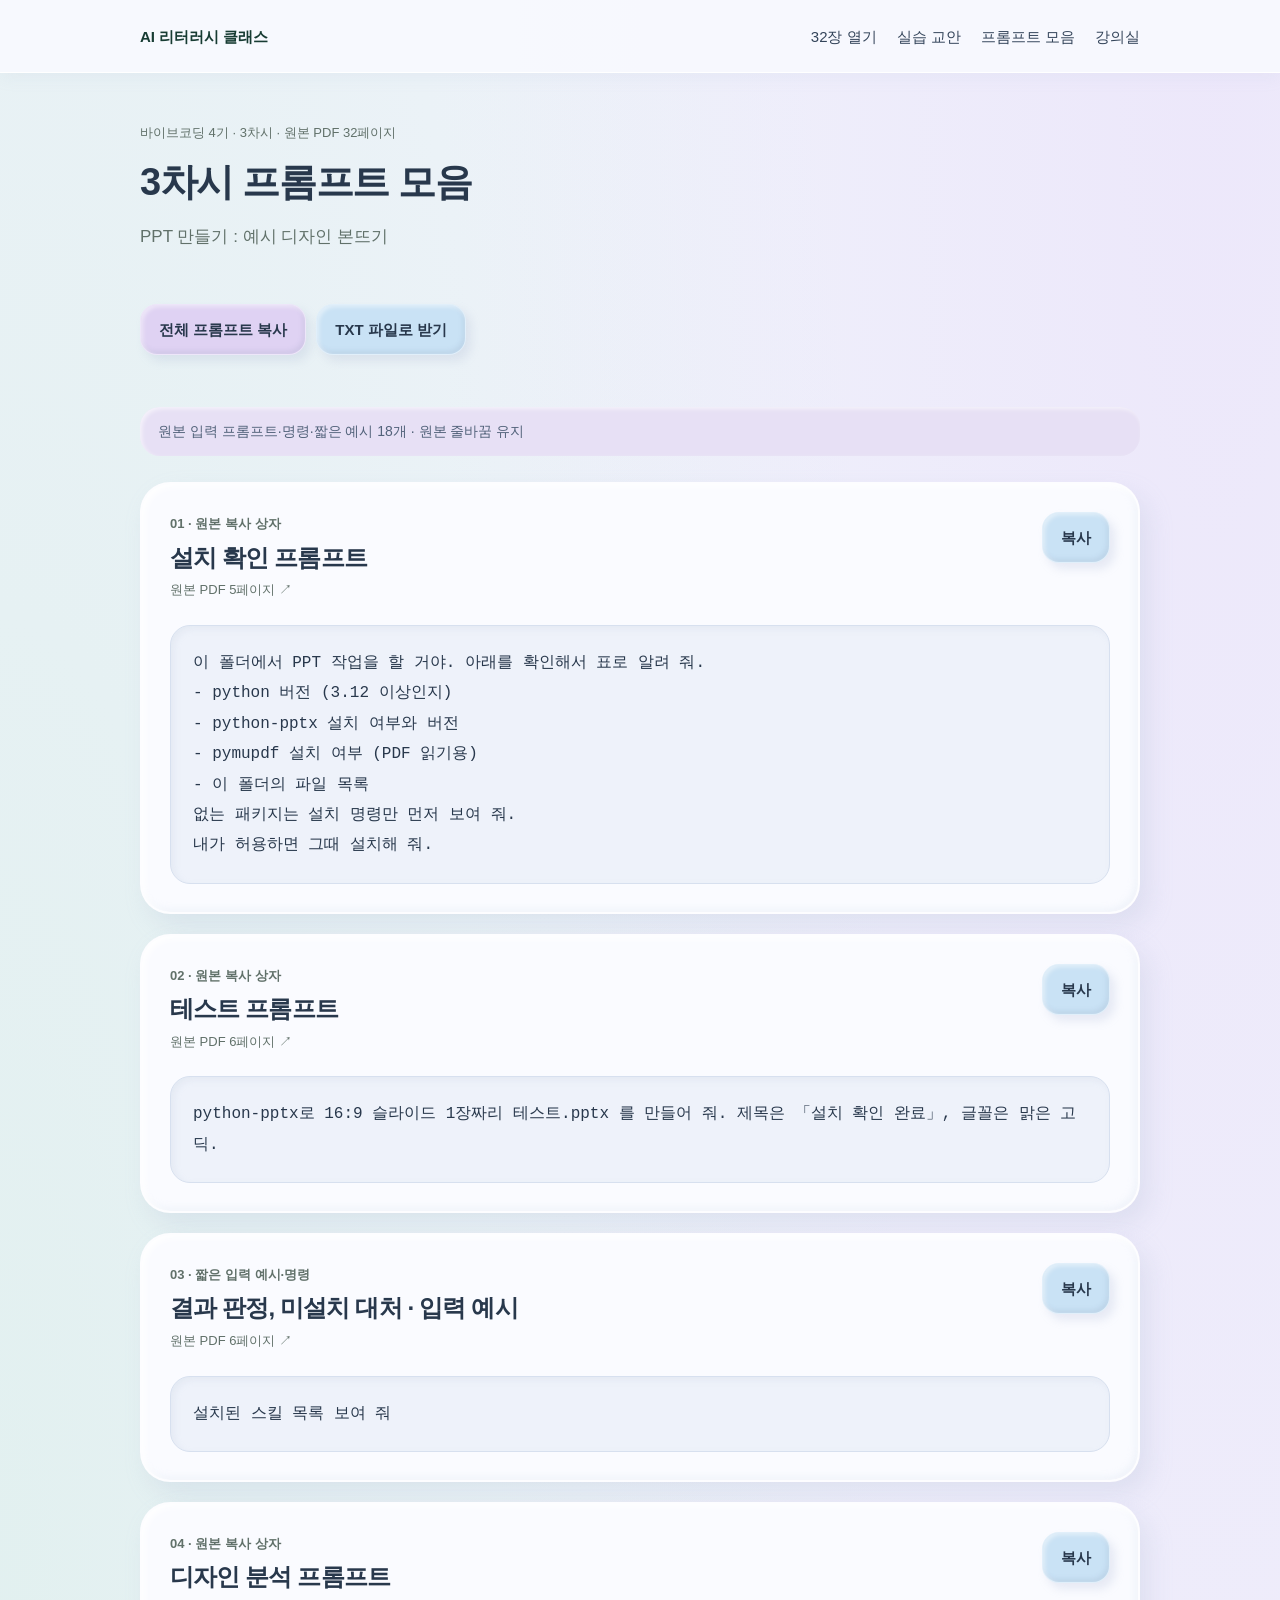
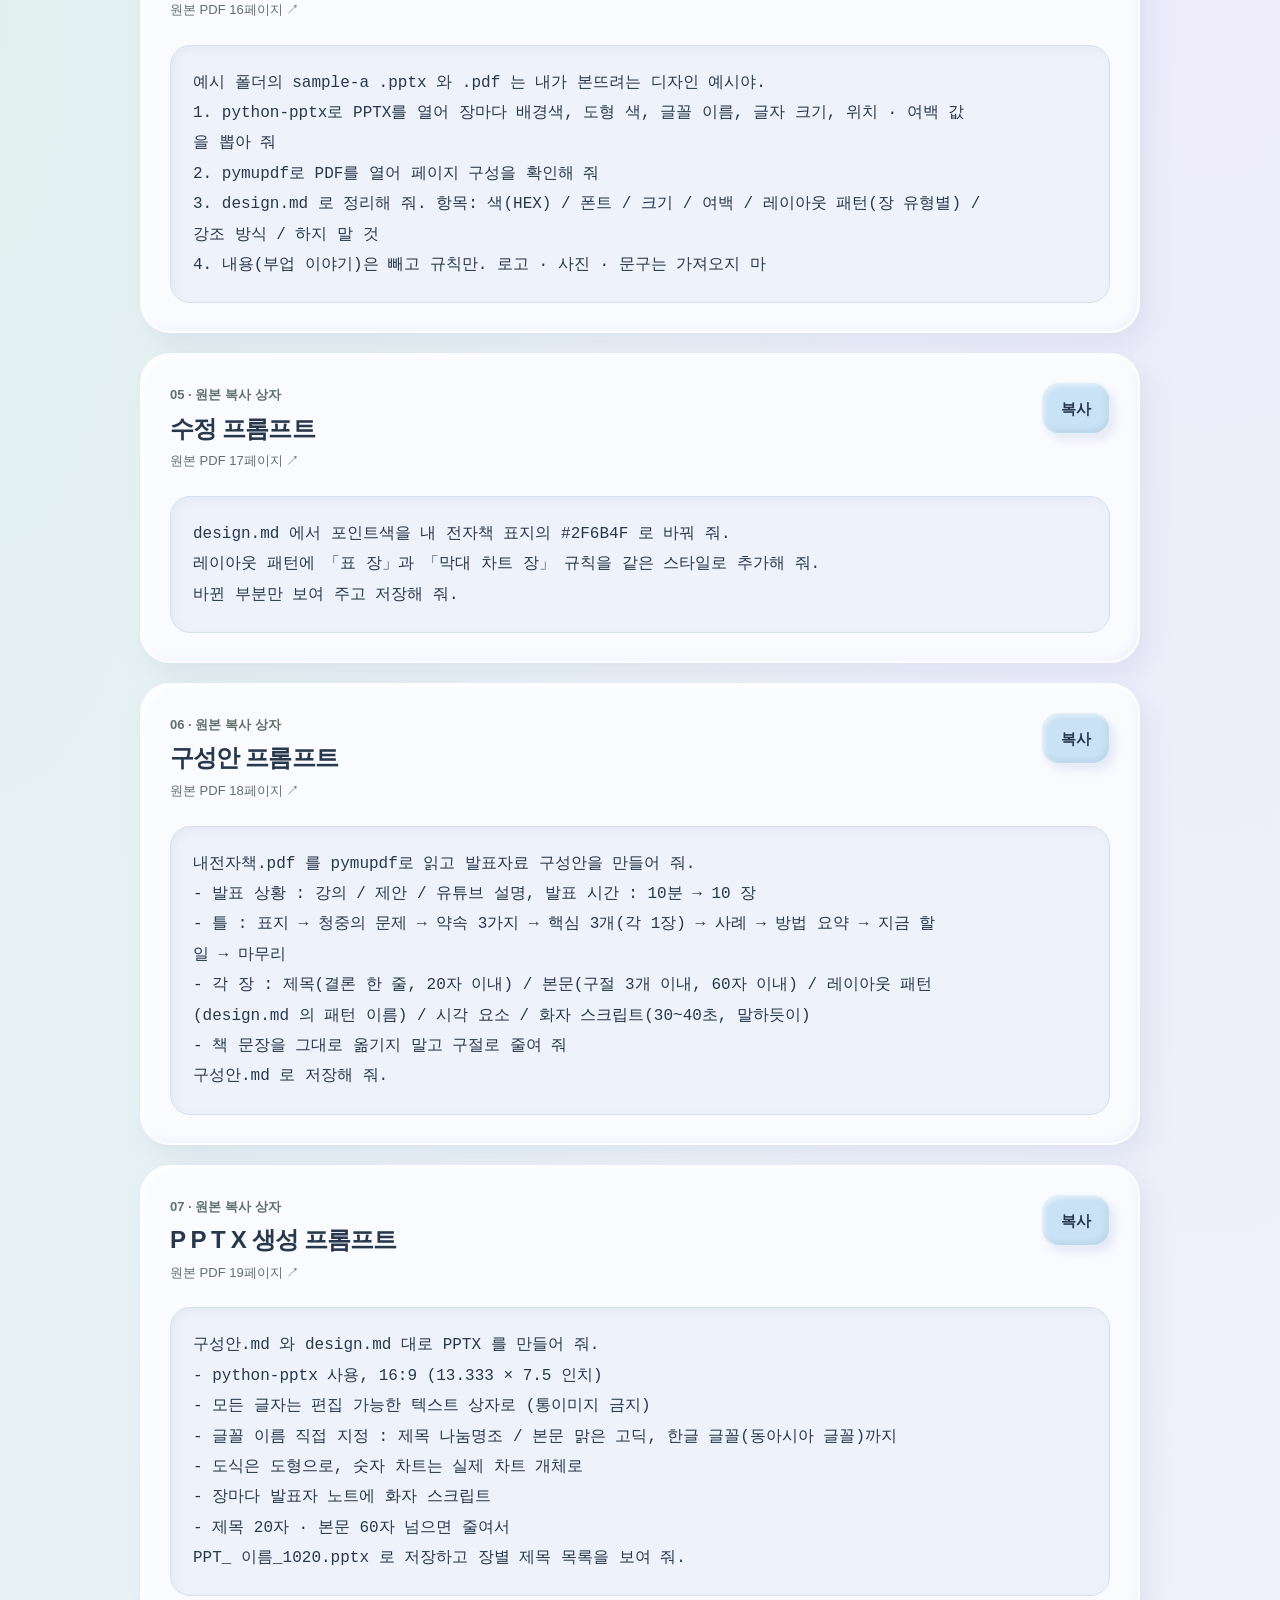
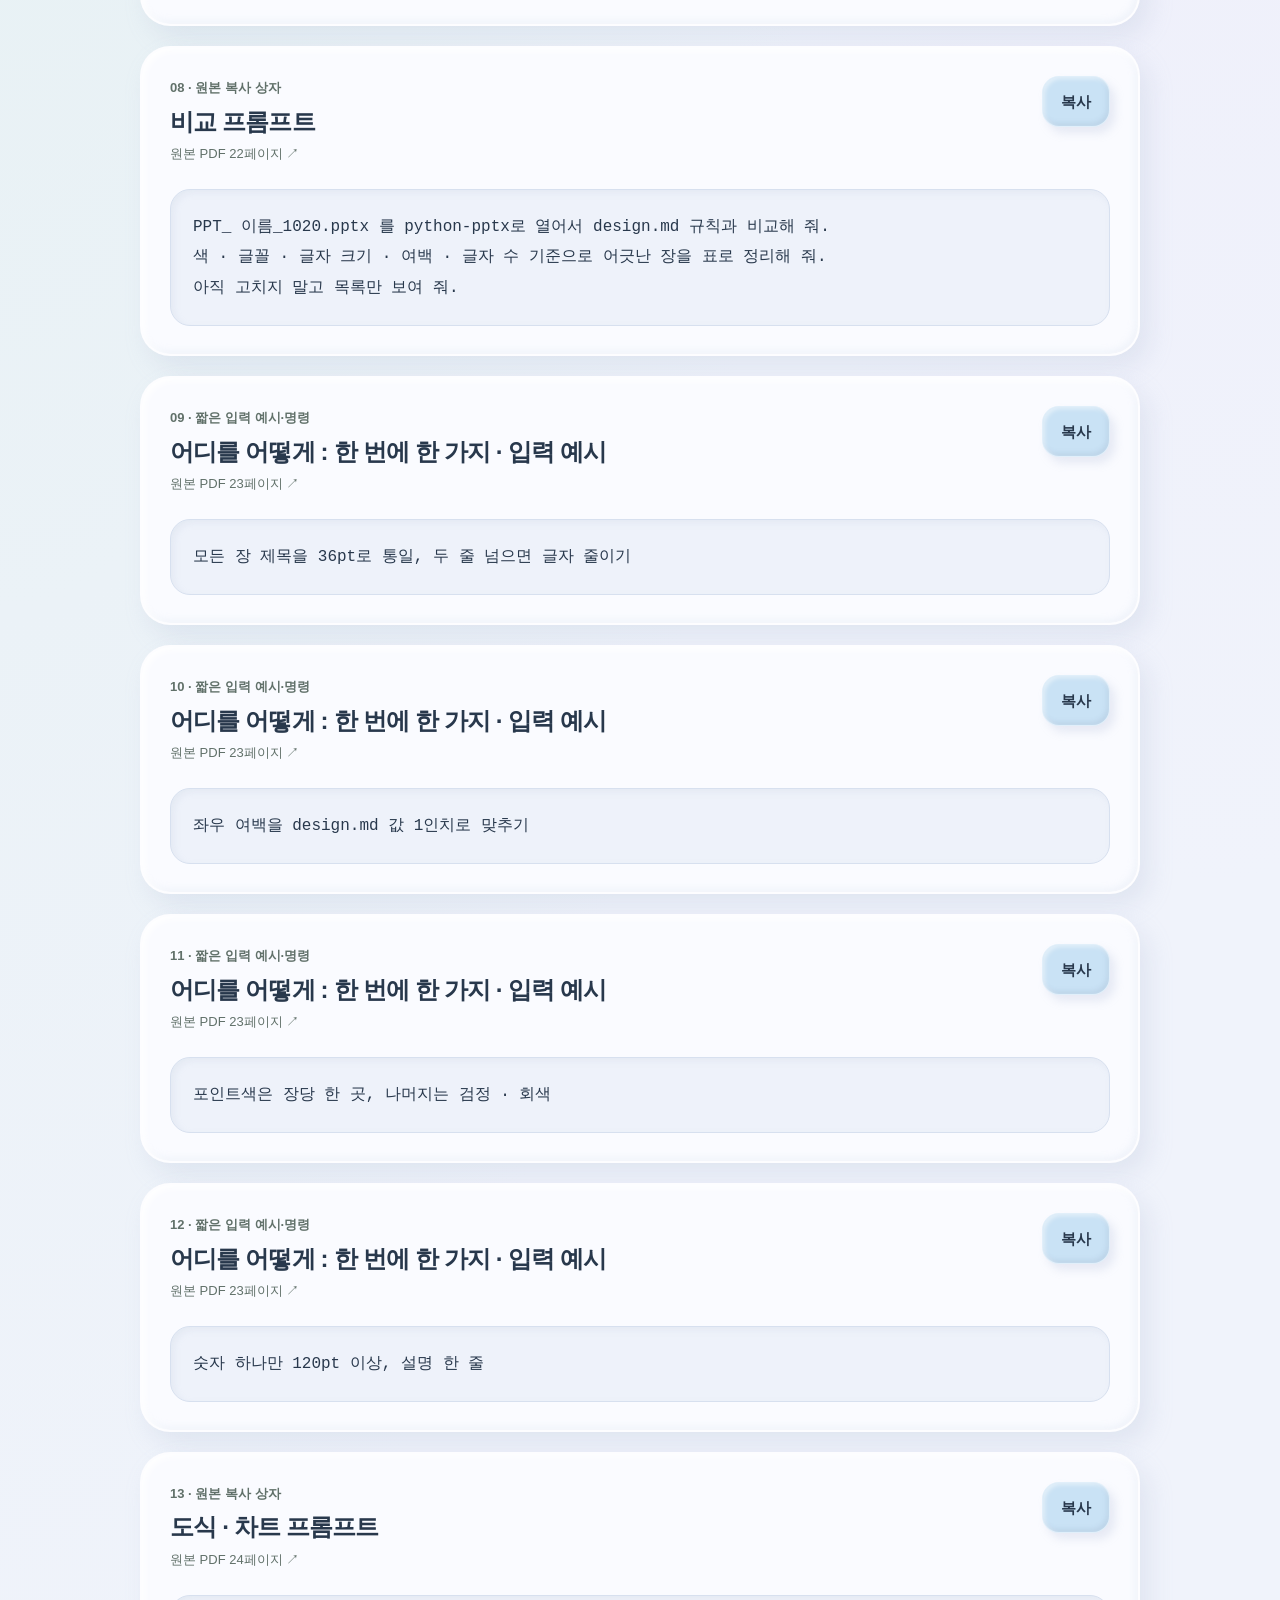
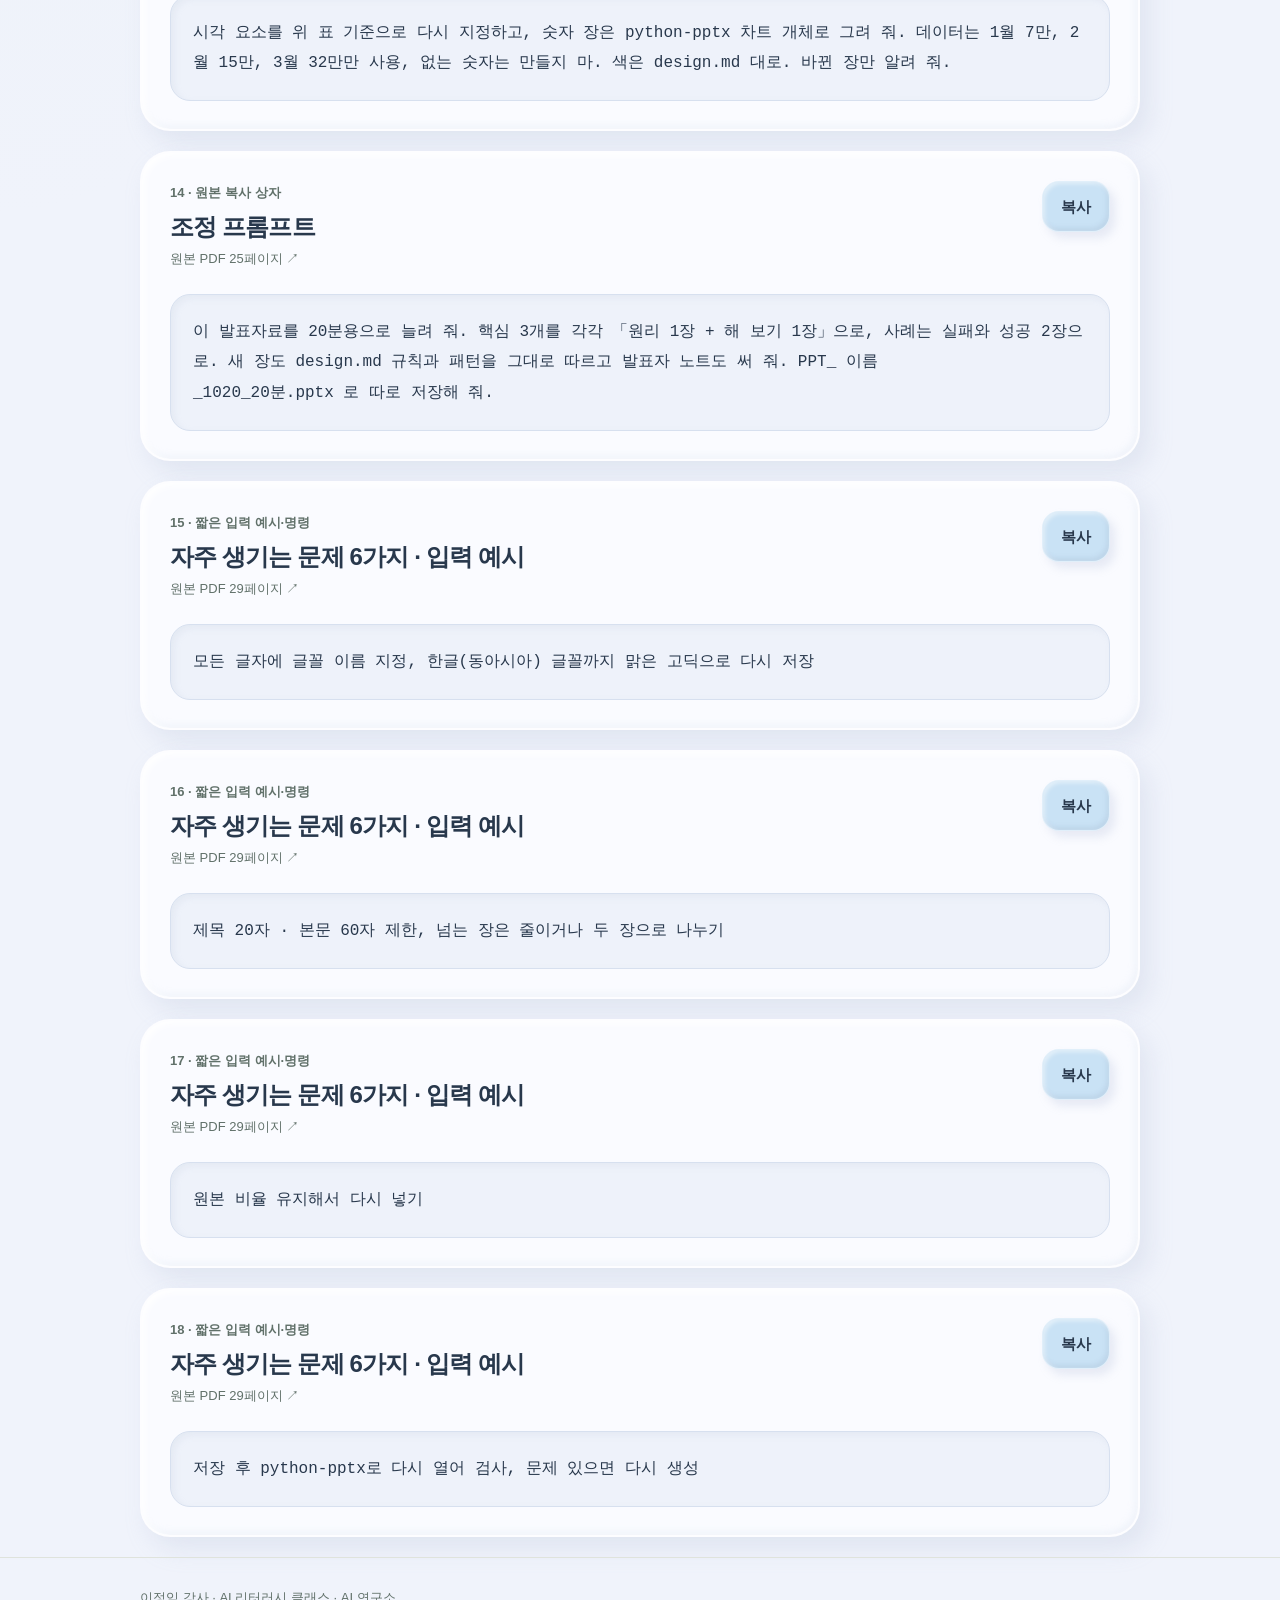
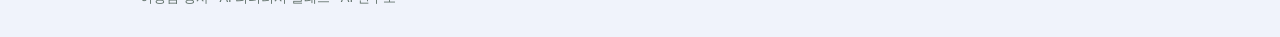
<file: lessons/03/prompts.html>
<!doctype html><html lang="ko"><head><meta charset="utf-8"><meta name="viewport" content="width=device-width,initial-scale=1"><title>3차시 프롬프트 모음 · 바이브코딩 4기</title><style>*{box-sizing:border-box}html{scroll-behavior:smooth;scroll-padding-top:90px}body{margin:0;background:#f5f3ee;color:#303c37;font:17px/1.8 Pretendard,"Malgun Gothic",sans-serif;word-break:keep-all;overflow-wrap:anywhere}a{color:inherit;text-decoration:none}button{font:inherit;cursor:pointer}a:focus-visible,button:focus-visible,input:focus-visible{outline:3px solid #a37a35;outline-offset:4px}h1,h2,h3,p{margin:0}h1,h2,h3{line-height:1.4;letter-spacing:-.04em;color:#173c33}header{background:#ffffffed;border-bottom:1px solid #dde3de;position:sticky;top:0;z-index:10}.wrap{max-width:1060px;margin:auto;padding:0 30px}.top{min-height:72px;display:flex;align-items:center;justify-content:space-between;gap:20px}.brand{font-weight:800;color:#173c33}.top nav{display:flex;gap:20px;flex-wrap:wrap}.top a{min-height:44px;display:inline-flex;align-items:center;font-size:15px}.hero{padding:48px 0 30px}.eyebrow,.source{font-size:13px;color:#61716a}.eyebrow{margin-bottom:12px}h1{font-size:38px}.lead{margin-top:12px;color:#61716a}.toolbar{display:flex;gap:10px;flex-wrap:wrap;margin-top:22px}.btn{border:0;border-radius:9px;background:#173c33;color:white;padding:11px 18px;min-height:44px;font-weight:700;font-size:15px;display:inline-flex;align-items:center;justify-content:center}.btn.secondary{background:#e8eee9;color:#173c33}.index{background:#e8eee9;border-radius:12px;padding:18px 22px;display:flex;gap:10px 24px;flex-wrap:wrap;margin:0 0 28px}.index a{font-size:15px;min-height:44px;display:inline-flex;align-items:center}.card{background:white;border-radius:18px;padding:28px;margin-bottom:20px;box-shadow:0 7px 30px #173c3308}.card-head{display:flex;align-items:flex-start;justify-content:space-between;gap:16px}.card h2{font-size:24px;margin-top:5px}.purpose{color:#61716a;font-size:15px;margin-top:10px}.prompt-text{white-space:pre-wrap;overflow-wrap:anywhere;word-break:normal;font:16px/1.9 Pretendard,"Malgun Gothic",sans-serif;margin:20px 0 0;background:#f5f3ee;border:1px solid #e4e7df;border-radius:10px;padding:22px;user-select:text}.number{font-size:13px;font-weight:700;color:#61716a}.guide-text p{margin:13px 0}.guide-text ul,.guide-text ol{padding-left:24px;margin:14px 0}.guide-text li{margin:8px 0}.checklist{padding:0;list-style:none}.checklist label{display:flex;align-items:flex-start;gap:12px;padding:12px 0;border-bottom:1px solid #edf0ec;cursor:pointer}.checklist input{margin-top:7px;width:20px;height:20px;flex:none;accent-color:#173c33}.inline-prompts{display:flex;flex-wrap:wrap;gap:8px;margin-top:20px}.inline-prompts a{padding:9px 12px;border-radius:8px;background:#e8eee9;font-size:14px;min-height:44px;color:#173c33}.notice{border-left:3px solid #c4a56c;padding:12px 18px;background:#ecebe2;color:#61716a;font-size:14px;margin:16px 0 26px}.step-heading{margin:34px 0 18px;font-size:25px}footer{padding:28px 0;border-top:1px solid #dfe3dc;color:#61716a;font-size:13px}.status{font-size:14px;color:#173c33;margin-top:12px;min-height:24px}details{margin-bottom:24px}summary{cursor:pointer;min-height:44px;color:#173c33;font-weight:700}.toc-list{display:grid;grid-template-columns:1fr 1fr;gap:8px 20px;list-style:none;padding:0}.toc-list a{display:block;padding:7px 0;font-size:14px;min-height:44px}.skip{position:absolute;top:-100px;background:white;padding:10px;z-index:99}.skip:focus{top:0}@media(max-width:760px){.wrap{padding:0 20px}.top{align-items:flex-start;flex-direction:column;gap:0;padding:12px 0}.top nav{gap:14px}.top a{font-size:13px;min-height:36px}.hero{padding:30px 0 22px}h1{font-size:30px}.card{padding:22px}.card h2{font-size:22px}.card-head{gap:10px}.card-head .btn{flex:none;padding:9px 12px;font-size:13px}.prompt-text{padding:16px;font-size:15px}.toc-list{grid-template-columns:1fr}.index{padding:12px 16px;gap:2px 15px}html{scroll-padding-top:125px}}@media(prefers-reduced-motion:reduce){html{scroll-behavior:auto}}details img{max-width:100%;height:auto}.source-block{white-space:pre-wrap;margin:12px 0}.source-table{width:100%;border-collapse:collapse}.source-table td{vertical-align:top;padding:10px;border-bottom:1px solid #eee}</style><link rel="stylesheet" href="../../clay-theme.css"></head><body><header><div class="wrap top"><a class="brand" href="../../index.html">AI 리터러시 클래스</a><nav><a href="slides.html?slide=1&mode=study">32장 열기</a><a href="practice.html">실습 교안</a><a href="prompts.html">프롬프트 모음</a><a href="../../index.html">강의실</a></nav></div></header><main class="wrap"><section class="hero"><p class="eyebrow">바이브코딩 4기 · 3차시 · 원본 PDF 32페이지</p><h1>3차시 프롬프트 모음</h1><p class="lead">PPT 만들기 : 예시 디자인 본뜨기</p></section><div class="toolbar"><button class="btn" id="copyAll">전체 프롬프트 복사</button><button class="btn secondary" id="downloadTxt">TXT 파일로 받기</button></div><p class="status" id="copyStatus" role="status"></p><p class="notice">원본 입력 프롬프트·명령·짧은 예시 18개 · 원본 줄바꿈 유지</p><article class="card" id="prompt-1"><div class="card-head"><div><p class="number">01 · 원본 복사 상자</p><h2>설치 확인 프롬프트</h2><a class="source" href="slides.html?slide=5&mode=study">원본 PDF 5페이지 ↗</a></div><button class="btn secondary" data-copy="prompt-1">복사</button></div><pre class="prompt-text">이 폴더에서 PPT 작업을 할 거야. 아래를 확인해서 표로 알려 줘.
- python 버전 (3.12 이상인지)
- python-pptx 설치 여부와 버전
- pymupdf 설치 여부 (PDF 읽기용)
- 이 폴더의 파일 목록
없는 패키지는 설치 명령만 먼저 보여 줘.
내가 허용하면 그때 설치해 줘.</pre></article><article class="card" id="prompt-2"><div class="card-head"><div><p class="number">02 · 원본 복사 상자</p><h2>테스트 프롬프트</h2><a class="source" href="slides.html?slide=6&mode=study">원본 PDF 6페이지 ↗</a></div><button class="btn secondary" data-copy="prompt-2">복사</button></div><pre class="prompt-text">python-pptx로 16:9 슬라이드 1장짜리 테스트.pptx 를 만들어 줘. 제목은 「설치 확인 완료」, 글꼴은 맑은 고딕.</pre></article><article class="card" id="prompt-3"><div class="card-head"><div><p class="number">03 · 짧은 입력 예시·명령</p><h2>결과 판정, 미설치 대처 · 입력 예시</h2><a class="source" href="slides.html?slide=6&mode=study">원본 PDF 6페이지 ↗</a></div><button class="btn secondary" data-copy="prompt-3">복사</button></div><pre class="prompt-text">설치된 스킬 목록 보여 줘</pre></article><article class="card" id="prompt-4"><div class="card-head"><div><p class="number">04 · 원본 복사 상자</p><h2>디자인 분석 프롬프트</h2><a class="source" href="slides.html?slide=16&mode=study">원본 PDF 16페이지 ↗</a></div><button class="btn secondary" data-copy="prompt-4">복사</button></div><pre class="prompt-text">예시 폴더의 sample-a .pptx 와 .pdf 는 내가 본뜨려는 디자인 예시야.
1. python-pptx로 PPTX를 열어 장마다 배경색, 도형 색, 글꼴 이름, 글자 크기, 위치 · 여백 값
을 뽑아 줘
2. pymupdf로 PDF를 열어 페이지 구성을 확인해 줘
3. design.md 로 정리해 줘. 항목: 색(HEX) / 폰트 / 크기 / 여백 / 레이아웃 패턴(장 유형별) /
강조 방식 / 하지 말 것
4. 내용(부업 이야기)은 빼고 규칙만. 로고 · 사진 · 문구는 가져오지 마</pre></article><article class="card" id="prompt-5"><div class="card-head"><div><p class="number">05 · 원본 복사 상자</p><h2>수정 프롬프트</h2><a class="source" href="slides.html?slide=17&mode=study">원본 PDF 17페이지 ↗</a></div><button class="btn secondary" data-copy="prompt-5">복사</button></div><pre class="prompt-text">design.md 에서 포인트색을 내 전자책 표지의 #2F6B4F 로 바꿔 줘.
레이아웃 패턴에 「표 장」과 「막대 차트 장」 규칙을 같은 스타일로 추가해 줘.
바뀐 부분만 보여 주고 저장해 줘.</pre></article><article class="card" id="prompt-6"><div class="card-head"><div><p class="number">06 · 원본 복사 상자</p><h2>구성안 프롬프트</h2><a class="source" href="slides.html?slide=18&mode=study">원본 PDF 18페이지 ↗</a></div><button class="btn secondary" data-copy="prompt-6">복사</button></div><pre class="prompt-text">내전자책.pdf 를 pymupdf로 읽고 발표자료 구성안을 만들어 줘.
- 발표 상황 : 강의 / 제안 / 유튜브 설명, 발표 시간 : 10분 → 10 장
- 틀 : 표지 → 청중의 문제 → 약속 3가지 → 핵심 3개(각 1장) → 사례 → 방법 요약 → 지금 할
일 → 마무리
- 각 장 : 제목(결론 한 줄, 20자 이내) / 본문(구절 3개 이내, 60자 이내) / 레이아웃 패턴
(design.md 의 패턴 이름) / 시각 요소 / 화자 스크립트(30~40초, 말하듯이)
- 책 문장을 그대로 옮기지 말고 구절로 줄여 줘
구성안.md 로 저장해 줘.</pre></article><article class="card" id="prompt-7"><div class="card-head"><div><p class="number">07 · 원본 복사 상자</p><h2>P P T X 생성 프롬프트</h2><a class="source" href="slides.html?slide=19&mode=study">원본 PDF 19페이지 ↗</a></div><button class="btn secondary" data-copy="prompt-7">복사</button></div><pre class="prompt-text">구성안.md 와 design.md 대로 PPTX 를 만들어 줘.
- python-pptx 사용, 16:9 (13.333 × 7.5 인치)
- 모든 글자는 편집 가능한 텍스트 상자로 (통이미지 금지)
- 글꼴 이름 직접 지정 : 제목 나눔명조 / 본문 맑은 고딕, 한글 글꼴(동아시아 글꼴)까지
- 도식은 도형으로, 숫자 차트는 실제 차트 개체로
- 장마다 발표자 노트에 화자 스크립트
- 제목 20자 · 본문 60자 넘으면 줄여서
PPT_ 이름_1020.pptx 로 저장하고 장별 제목 목록을 보여 줘.</pre></article><article class="card" id="prompt-8"><div class="card-head"><div><p class="number">08 · 원본 복사 상자</p><h2>비교 프롬프트</h2><a class="source" href="slides.html?slide=22&mode=study">원본 PDF 22페이지 ↗</a></div><button class="btn secondary" data-copy="prompt-8">복사</button></div><pre class="prompt-text">PPT_ 이름_1020.pptx 를 python-pptx로 열어서 design.md 규칙과 비교해 줘.
색 · 글꼴 · 글자 크기 · 여백 · 글자 수 기준으로 어긋난 장을 표로 정리해 줘.
아직 고치지 말고 목록만 보여 줘.</pre></article><article class="card" id="prompt-9"><div class="card-head"><div><p class="number">09 · 짧은 입력 예시·명령</p><h2>어디를 어떻게 : 한 번에 한 가지 · 입력 예시</h2><a class="source" href="slides.html?slide=23&mode=study">원본 PDF 23페이지 ↗</a></div><button class="btn secondary" data-copy="prompt-9">복사</button></div><pre class="prompt-text">모든 장 제목을 36pt로 통일, 두 줄 넘으면 글자 줄이기</pre></article><article class="card" id="prompt-10"><div class="card-head"><div><p class="number">10 · 짧은 입력 예시·명령</p><h2>어디를 어떻게 : 한 번에 한 가지 · 입력 예시</h2><a class="source" href="slides.html?slide=23&mode=study">원본 PDF 23페이지 ↗</a></div><button class="btn secondary" data-copy="prompt-10">복사</button></div><pre class="prompt-text">좌우 여백을 design.md 값 1인치로 맞추기</pre></article><article class="card" id="prompt-11"><div class="card-head"><div><p class="number">11 · 짧은 입력 예시·명령</p><h2>어디를 어떻게 : 한 번에 한 가지 · 입력 예시</h2><a class="source" href="slides.html?slide=23&mode=study">원본 PDF 23페이지 ↗</a></div><button class="btn secondary" data-copy="prompt-11">복사</button></div><pre class="prompt-text">포인트색은 장당 한 곳, 나머지는 검정 · 회색</pre></article><article class="card" id="prompt-12"><div class="card-head"><div><p class="number">12 · 짧은 입력 예시·명령</p><h2>어디를 어떻게 : 한 번에 한 가지 · 입력 예시</h2><a class="source" href="slides.html?slide=23&mode=study">원본 PDF 23페이지 ↗</a></div><button class="btn secondary" data-copy="prompt-12">복사</button></div><pre class="prompt-text">숫자 하나만 120pt 이상, 설명 한 줄</pre></article><article class="card" id="prompt-13"><div class="card-head"><div><p class="number">13 · 원본 복사 상자</p><h2>도식 · 차트 프롬프트</h2><a class="source" href="slides.html?slide=24&mode=study">원본 PDF 24페이지 ↗</a></div><button class="btn secondary" data-copy="prompt-13">복사</button></div><pre class="prompt-text">시각 요소를 위 표 기준으로 다시 지정하고, 숫자 장은 python-pptx 차트 개체로 그려 줘. 데이터는 1월 7만, 2월 15만, 3월 32만만 사용, 없는 숫자는 만들지 마. 색은 design.md 대로. 바뀐 장만 알려 줘.</pre></article><article class="card" id="prompt-14"><div class="card-head"><div><p class="number">14 · 원본 복사 상자</p><h2>조정 프롬프트</h2><a class="source" href="slides.html?slide=25&mode=study">원본 PDF 25페이지 ↗</a></div><button class="btn secondary" data-copy="prompt-14">복사</button></div><pre class="prompt-text">이 발표자료를 20분용으로 늘려 줘. 핵심 3개를 각각 「원리 1장 + 해 보기 1장」으로, 사례는 실패와 성공 2장으로. 새 장도 design.md 규칙과 패턴을 그대로 따르고 발표자 노트도 써 줘. PPT_ 이름
_1020_20분.pptx 로 따로 저장해 줘.</pre></article><article class="card" id="prompt-15"><div class="card-head"><div><p class="number">15 · 짧은 입력 예시·명령</p><h2>자주 생기는 문제 6가지 · 입력 예시</h2><a class="source" href="slides.html?slide=29&mode=study">원본 PDF 29페이지 ↗</a></div><button class="btn secondary" data-copy="prompt-15">복사</button></div><pre class="prompt-text">모든 글자에 글꼴 이름 지정, 한글(동아시아) 글꼴까지 맑은 고딕으로 다시 저장</pre></article><article class="card" id="prompt-16"><div class="card-head"><div><p class="number">16 · 짧은 입력 예시·명령</p><h2>자주 생기는 문제 6가지 · 입력 예시</h2><a class="source" href="slides.html?slide=29&mode=study">원본 PDF 29페이지 ↗</a></div><button class="btn secondary" data-copy="prompt-16">복사</button></div><pre class="prompt-text">제목 20자 · 본문 60자 제한, 넘는 장은 줄이거나 두 장으로 나누기</pre></article><article class="card" id="prompt-17"><div class="card-head"><div><p class="number">17 · 짧은 입력 예시·명령</p><h2>자주 생기는 문제 6가지 · 입력 예시</h2><a class="source" href="slides.html?slide=29&mode=study">원본 PDF 29페이지 ↗</a></div><button class="btn secondary" data-copy="prompt-17">복사</button></div><pre class="prompt-text">원본 비율 유지해서 다시 넣기</pre></article><article class="card" id="prompt-18"><div class="card-head"><div><p class="number">18 · 짧은 입력 예시·명령</p><h2>자주 생기는 문제 6가지 · 입력 예시</h2><a class="source" href="slides.html?slide=29&mode=study">원본 PDF 29페이지 ↗</a></div><button class="btn secondary" data-copy="prompt-18">복사</button></div><pre class="prompt-text">저장 후 python-pptx로 다시 열어 검사, 문제 있으면 다시 생성</pre></article></main><footer><div class="wrap">이정임 강사 · AI 리터러시 클래스 · AI 연구소</div></footer><script>
const allText=()=>[...document.querySelectorAll('.prompt-text')].map(x=>x.textContent).join('\n\n');
async function copy(text,b){try{await navigator.clipboard.writeText(text);b.textContent='✓ 복사 완료';document.getElementById('copyStatus').textContent='✓ 복사 완료';setTimeout(()=>b.textContent=b.id==='copyAll'?'전체 프롬프트 복사':'복사',1800)}catch(e){document.getElementById('copyStatus').textContent='복사 실패 · 텍스트 선택 후 직접 복사'}}
document.querySelectorAll('[data-copy]').forEach(b=>b.onclick=()=>copy(document.getElementById(b.dataset.copy).querySelector('.prompt-text').textContent,b));
document.getElementById('copyAll').onclick=function(){copy(allText(),this)};
document.getElementById('downloadTxt').onclick=()=>{const blob=new Blob([allText()],{type:'text/plain;charset=utf-8'});const u=URL.createObjectURL(blob),a=document.createElement('a');a.href=u;a.download='lesson-3-prompts.txt';a.click();setTimeout(()=>URL.revokeObjectURL(u),1000)};
</script></body></html>
</file>
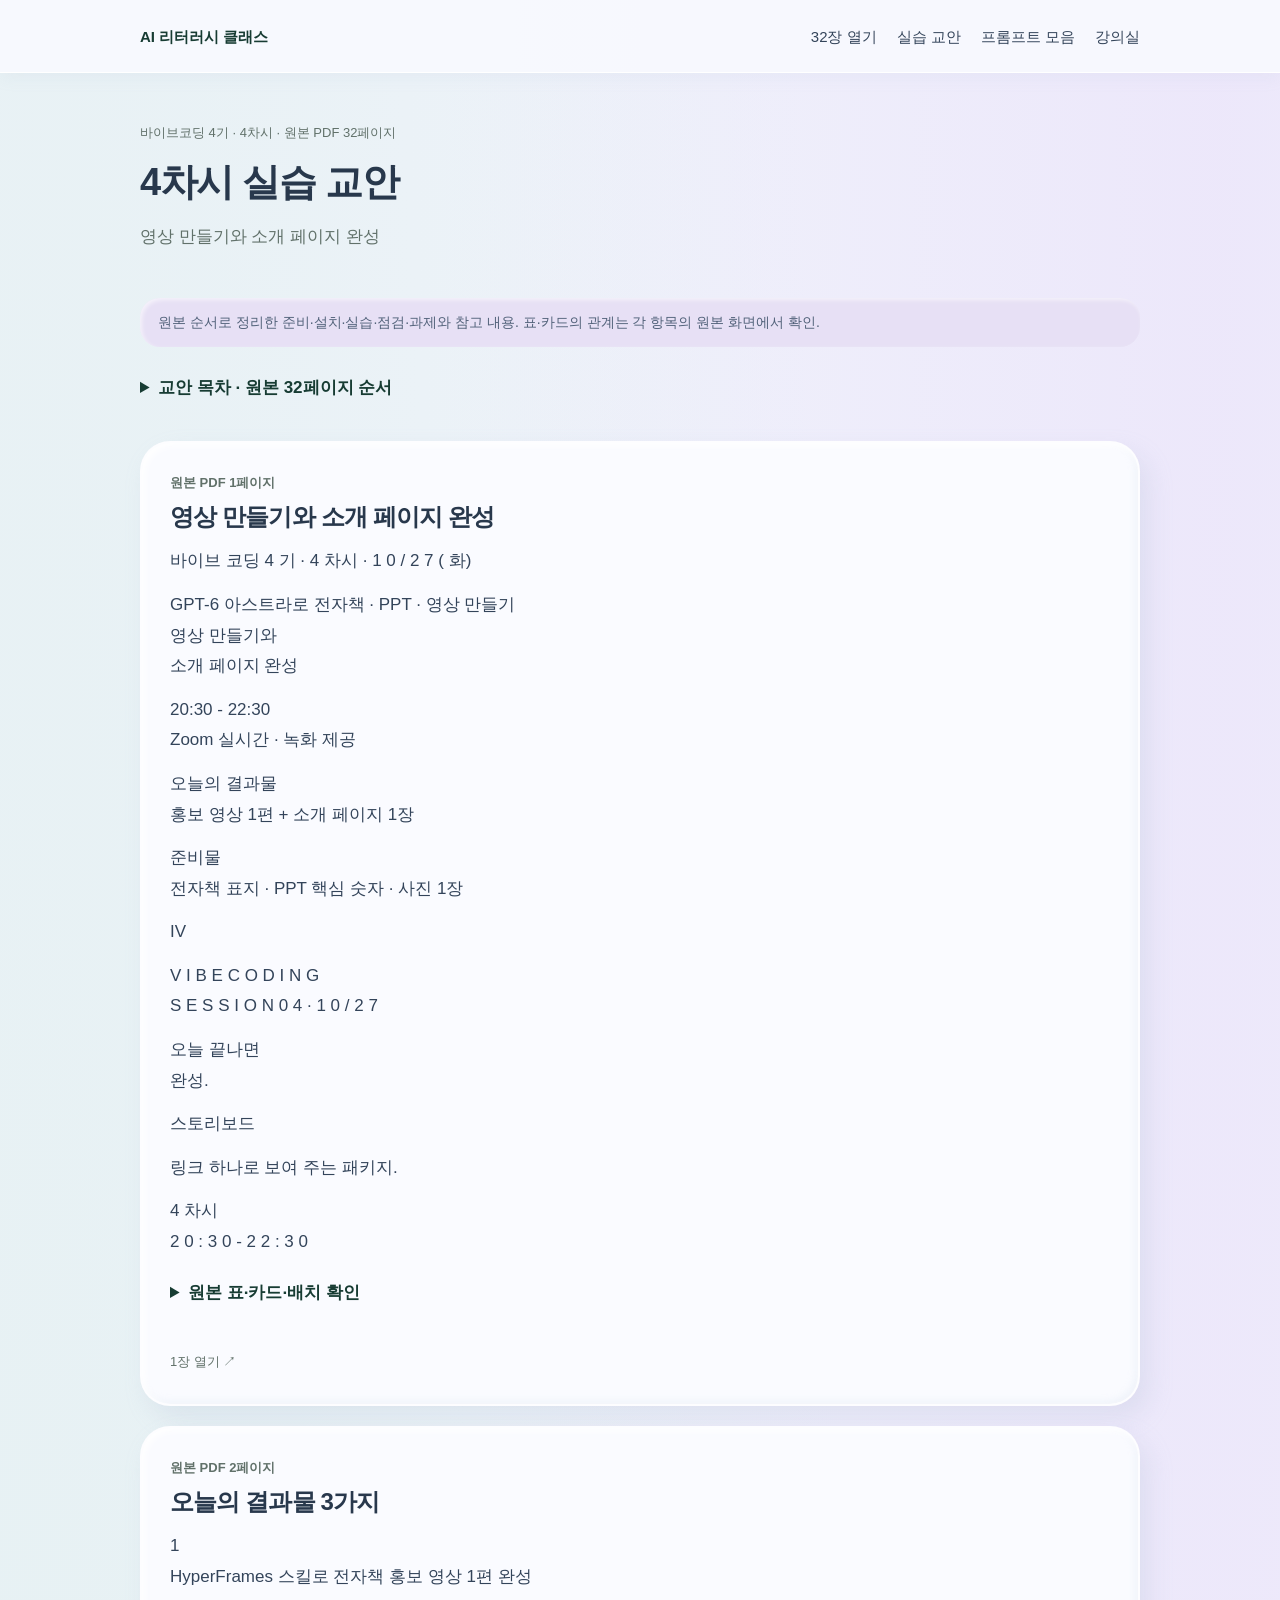
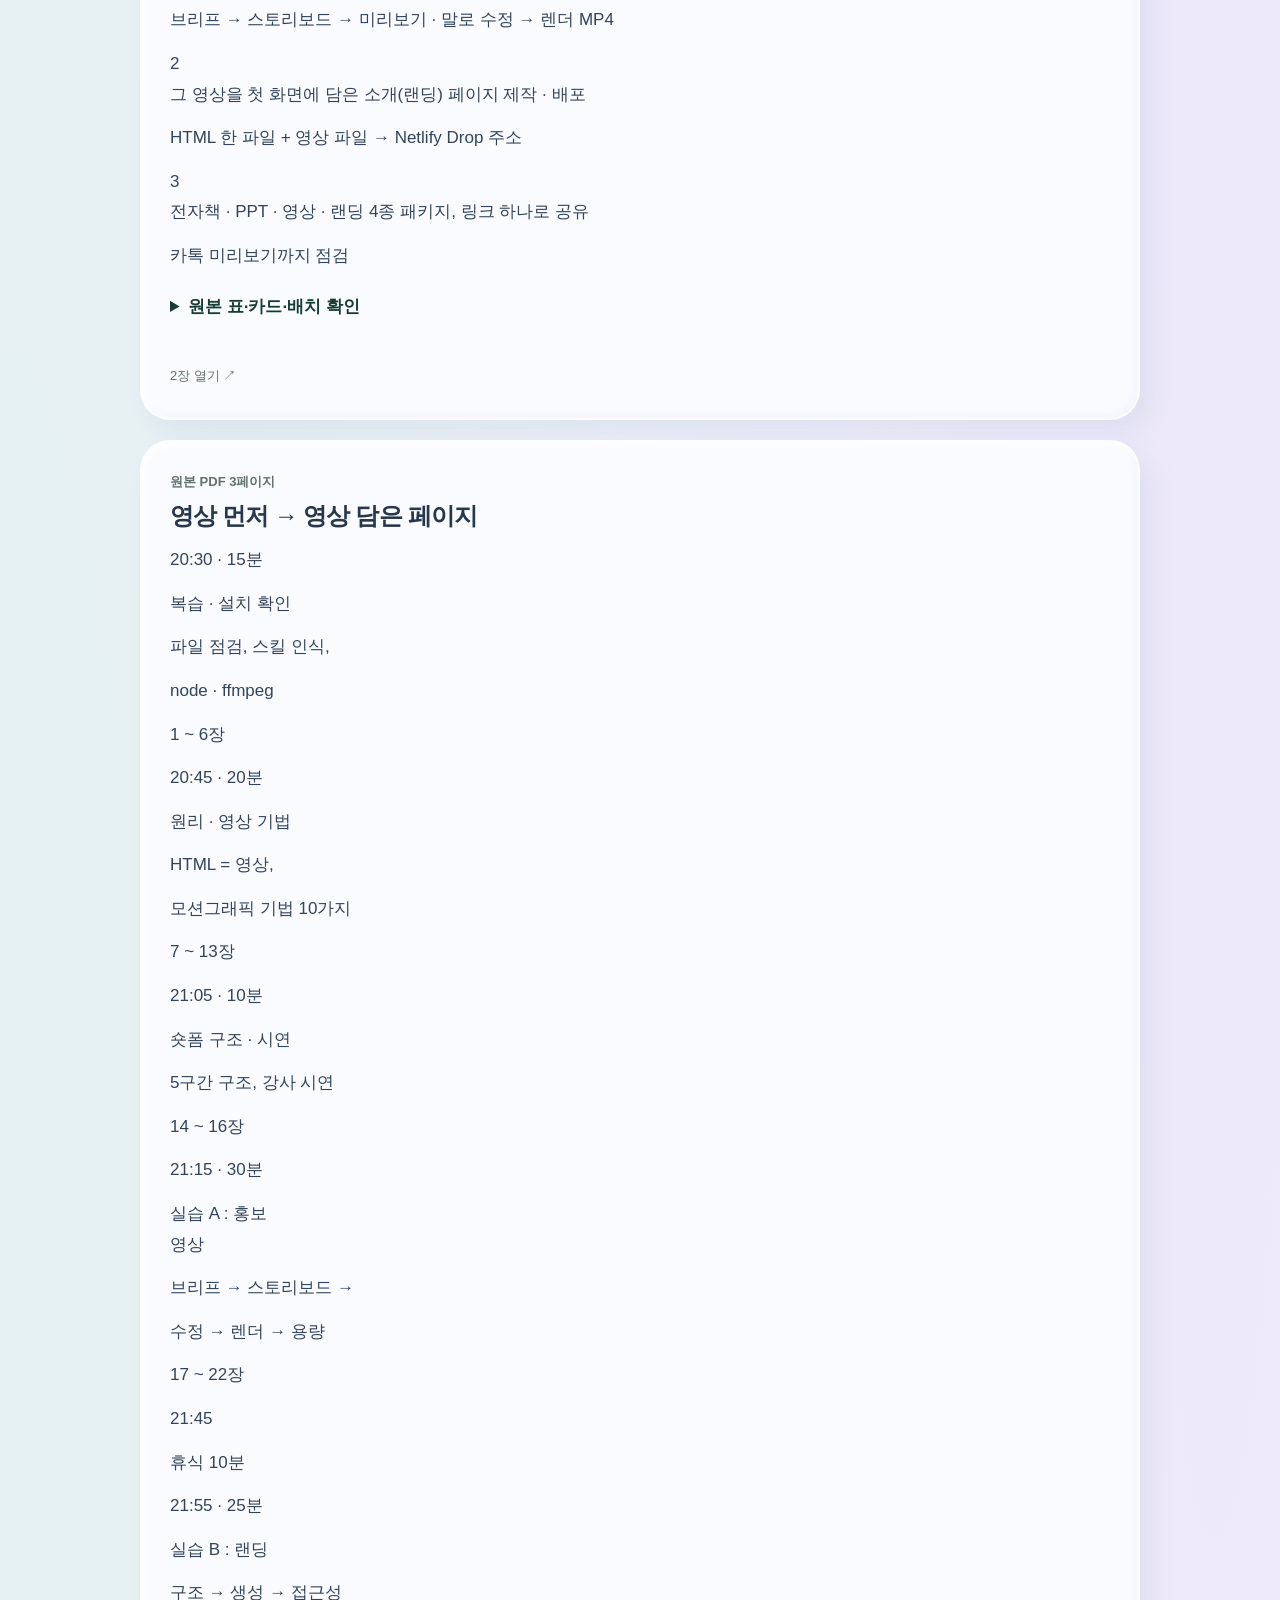
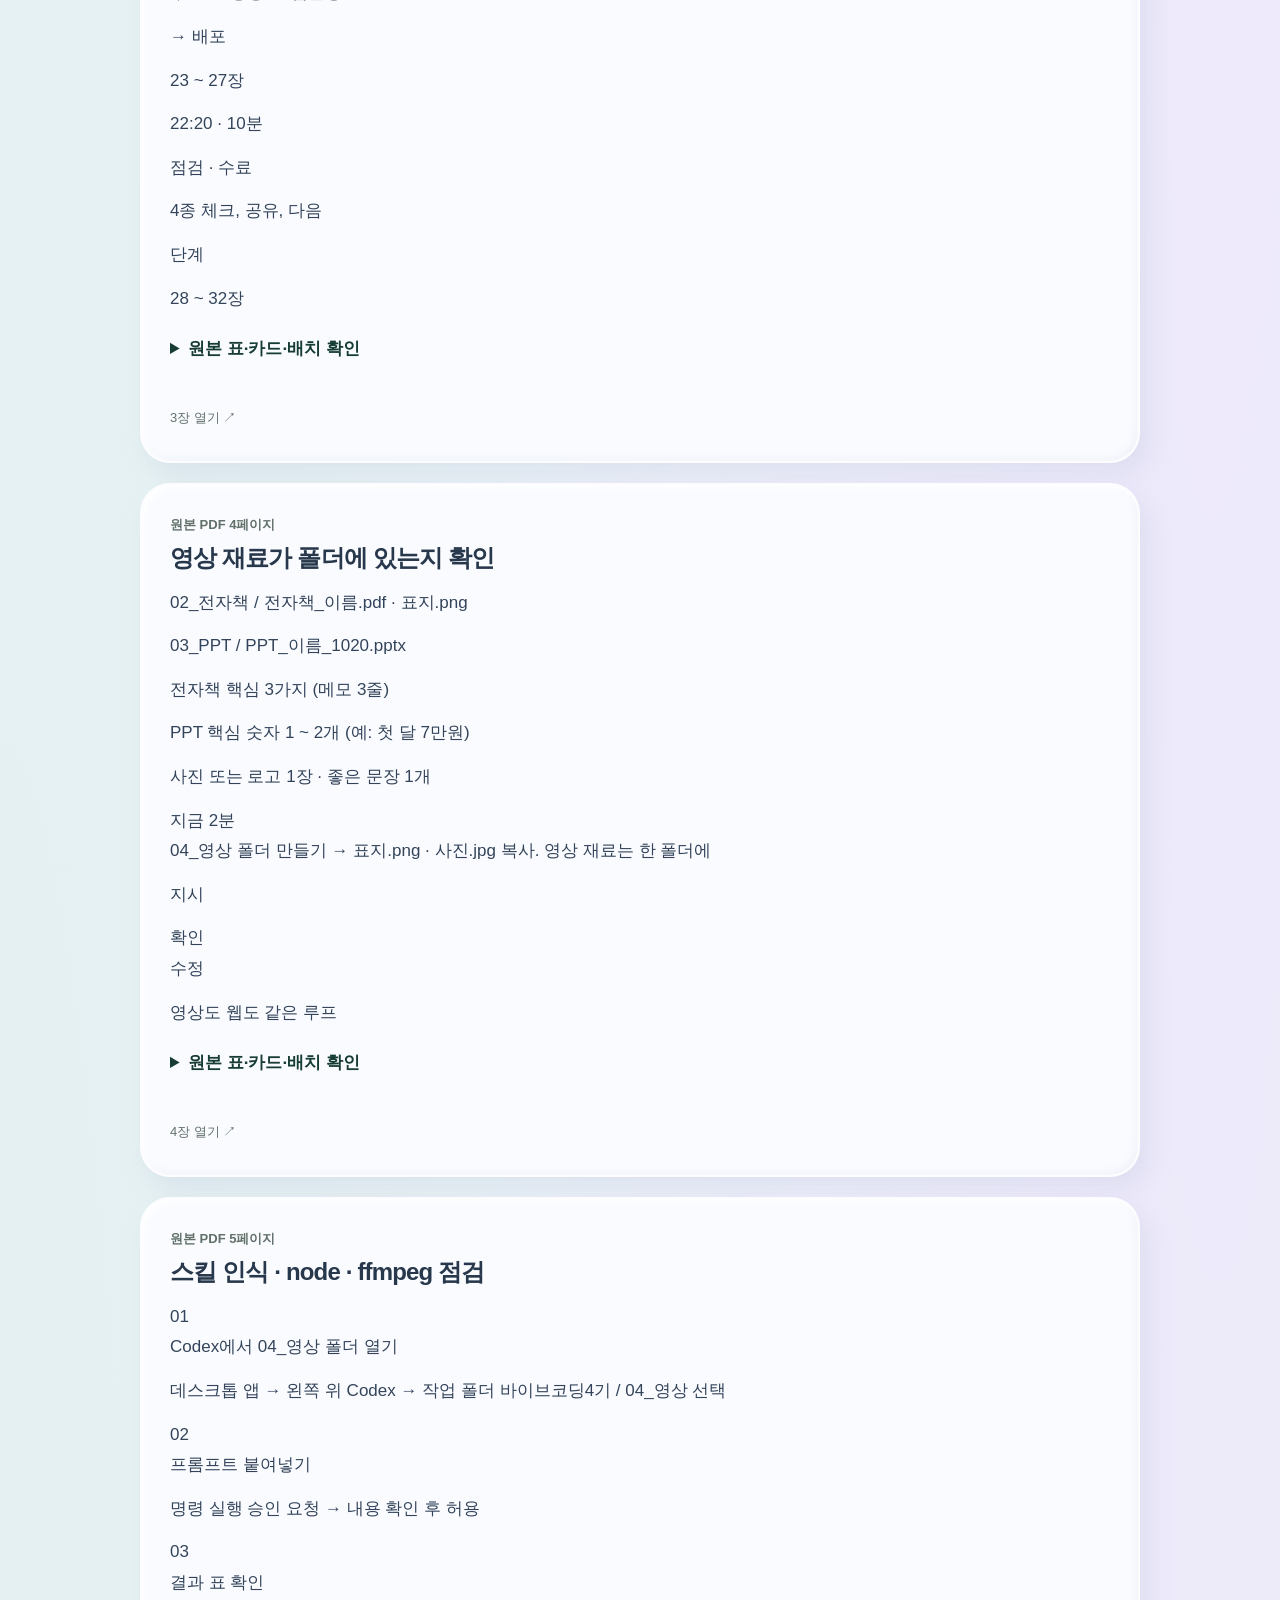
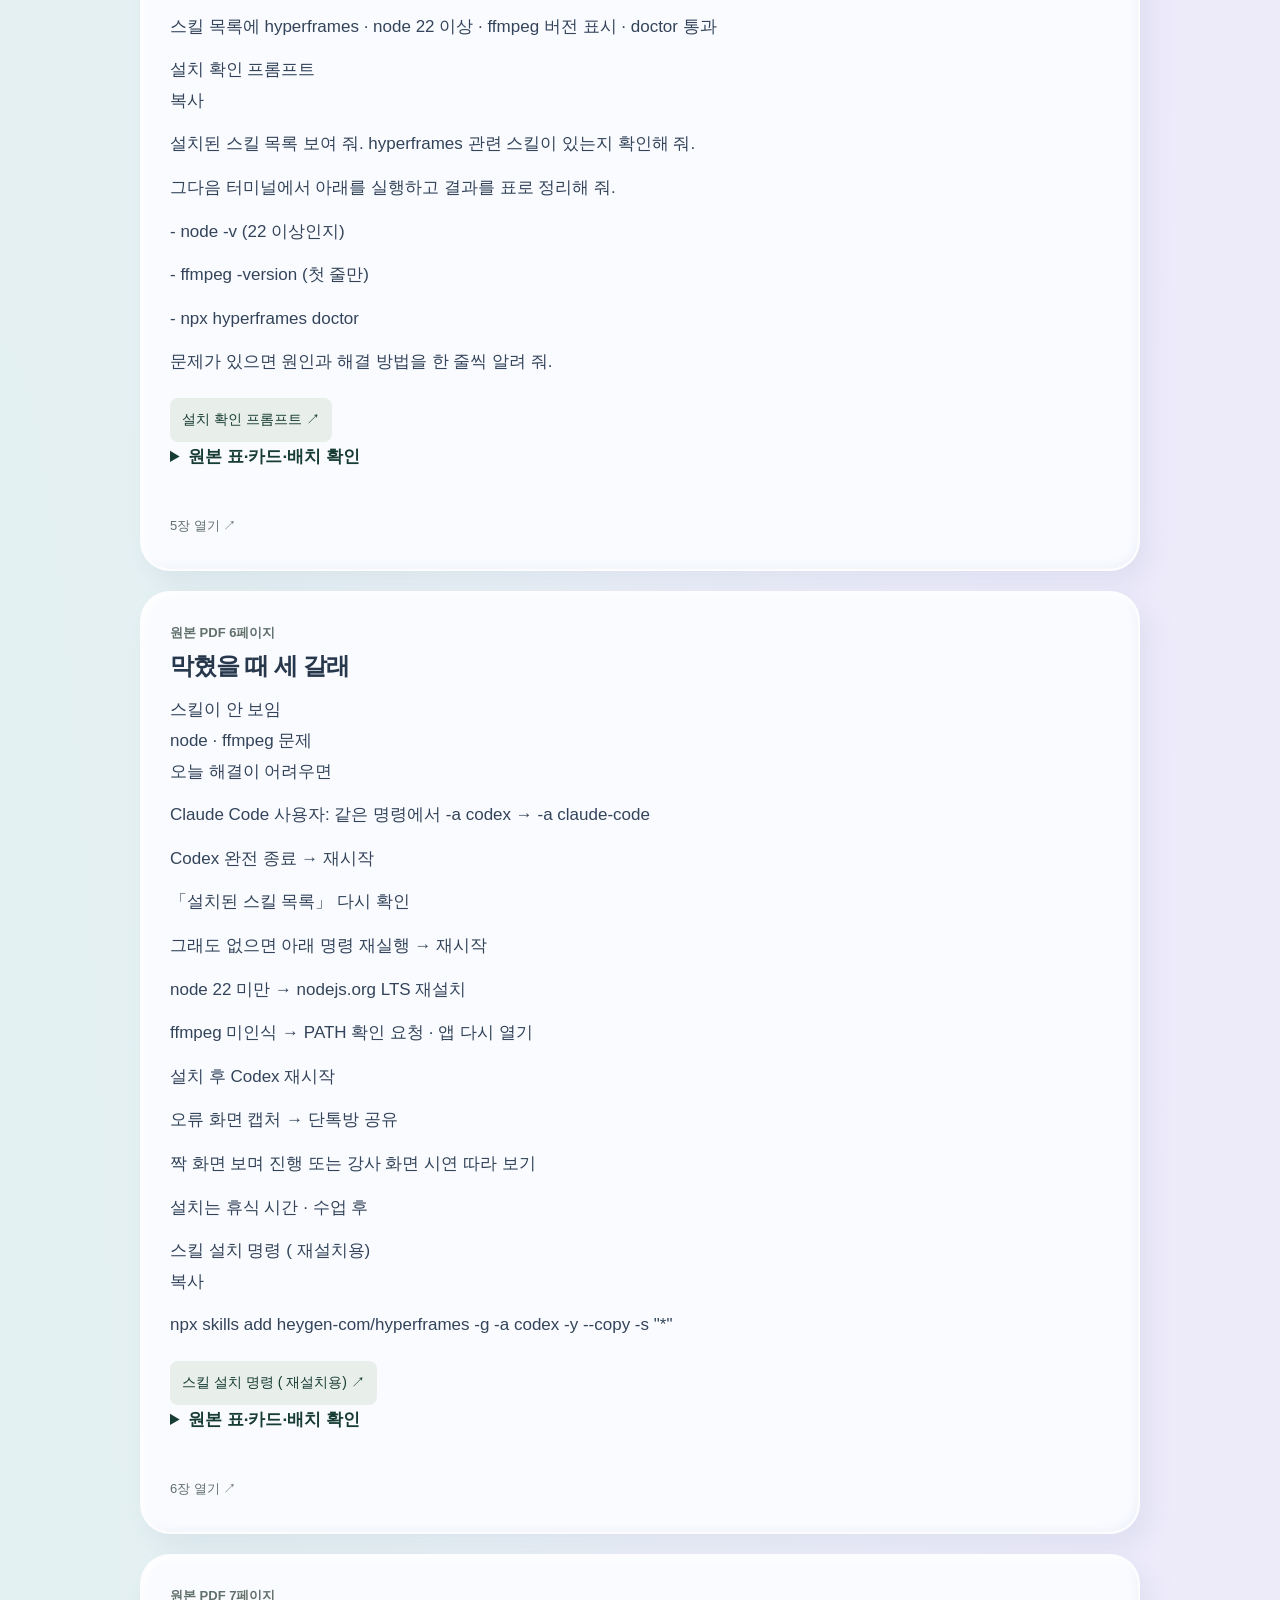
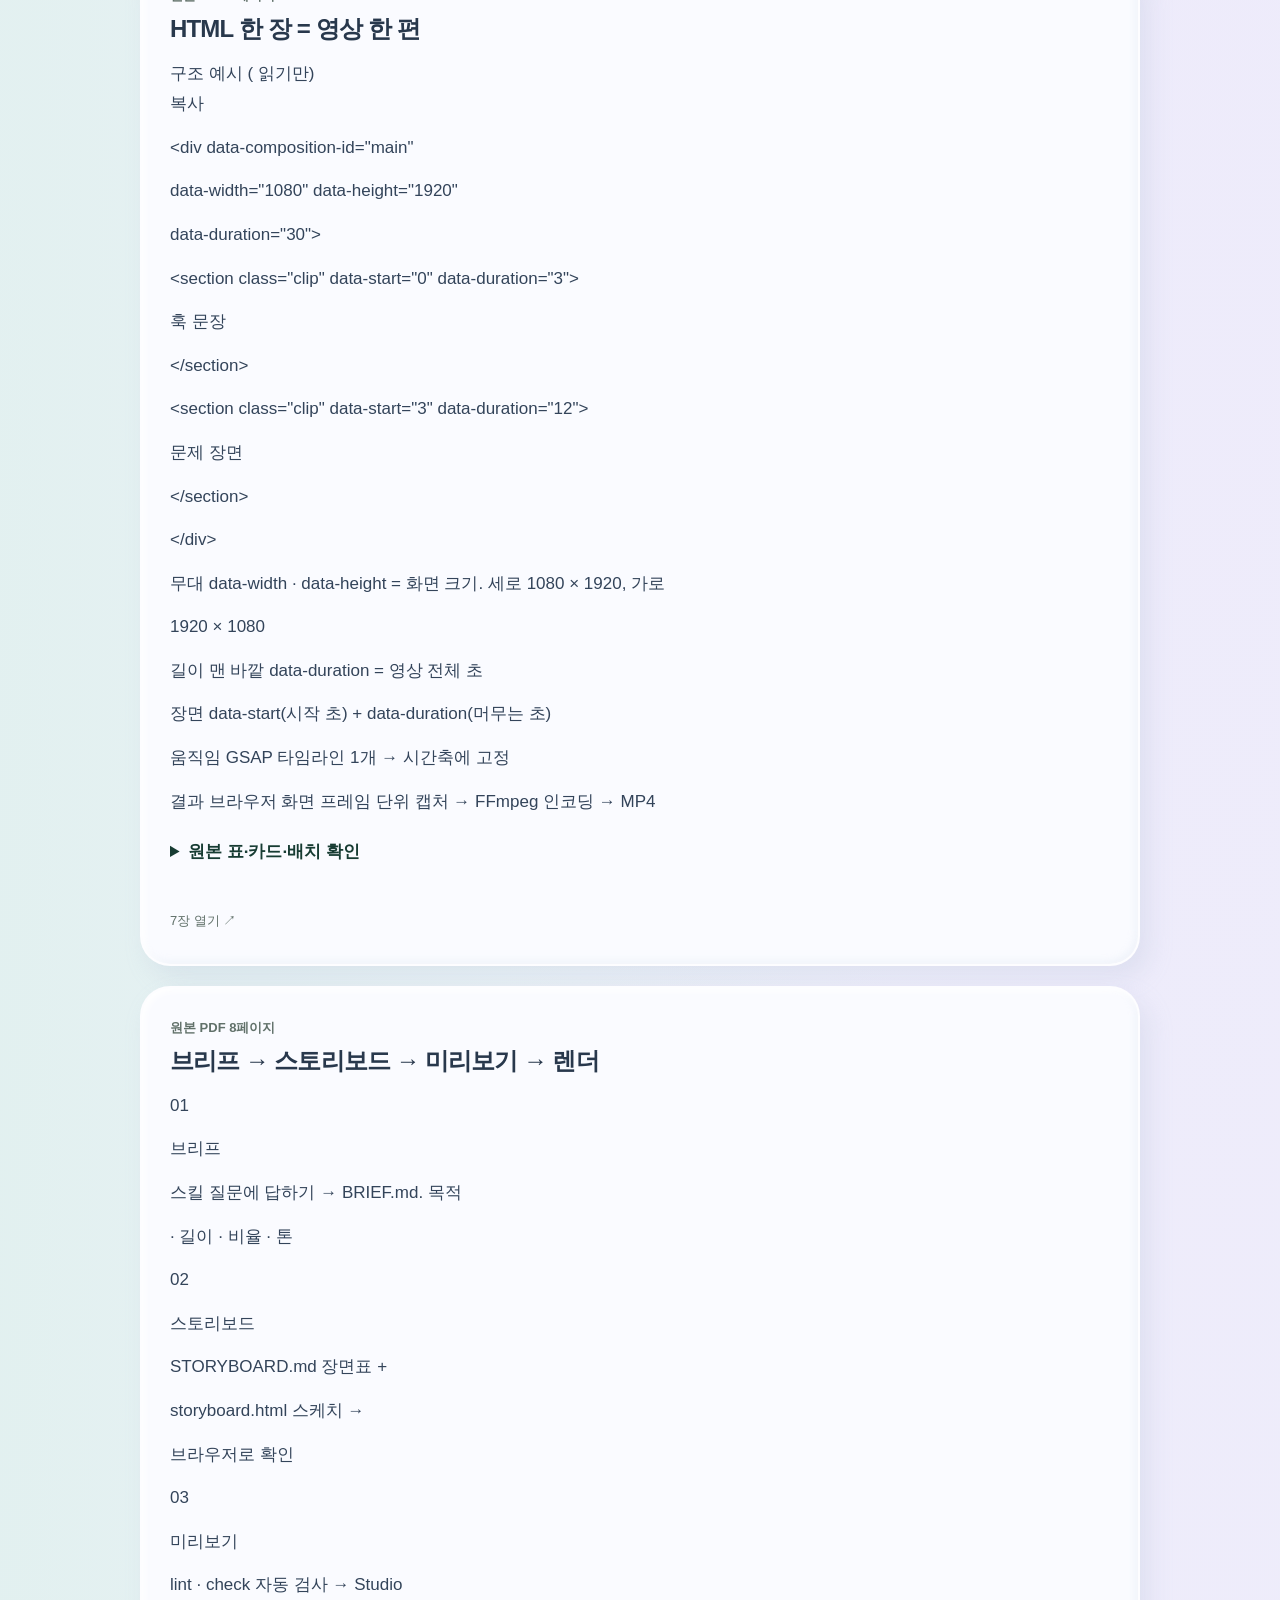
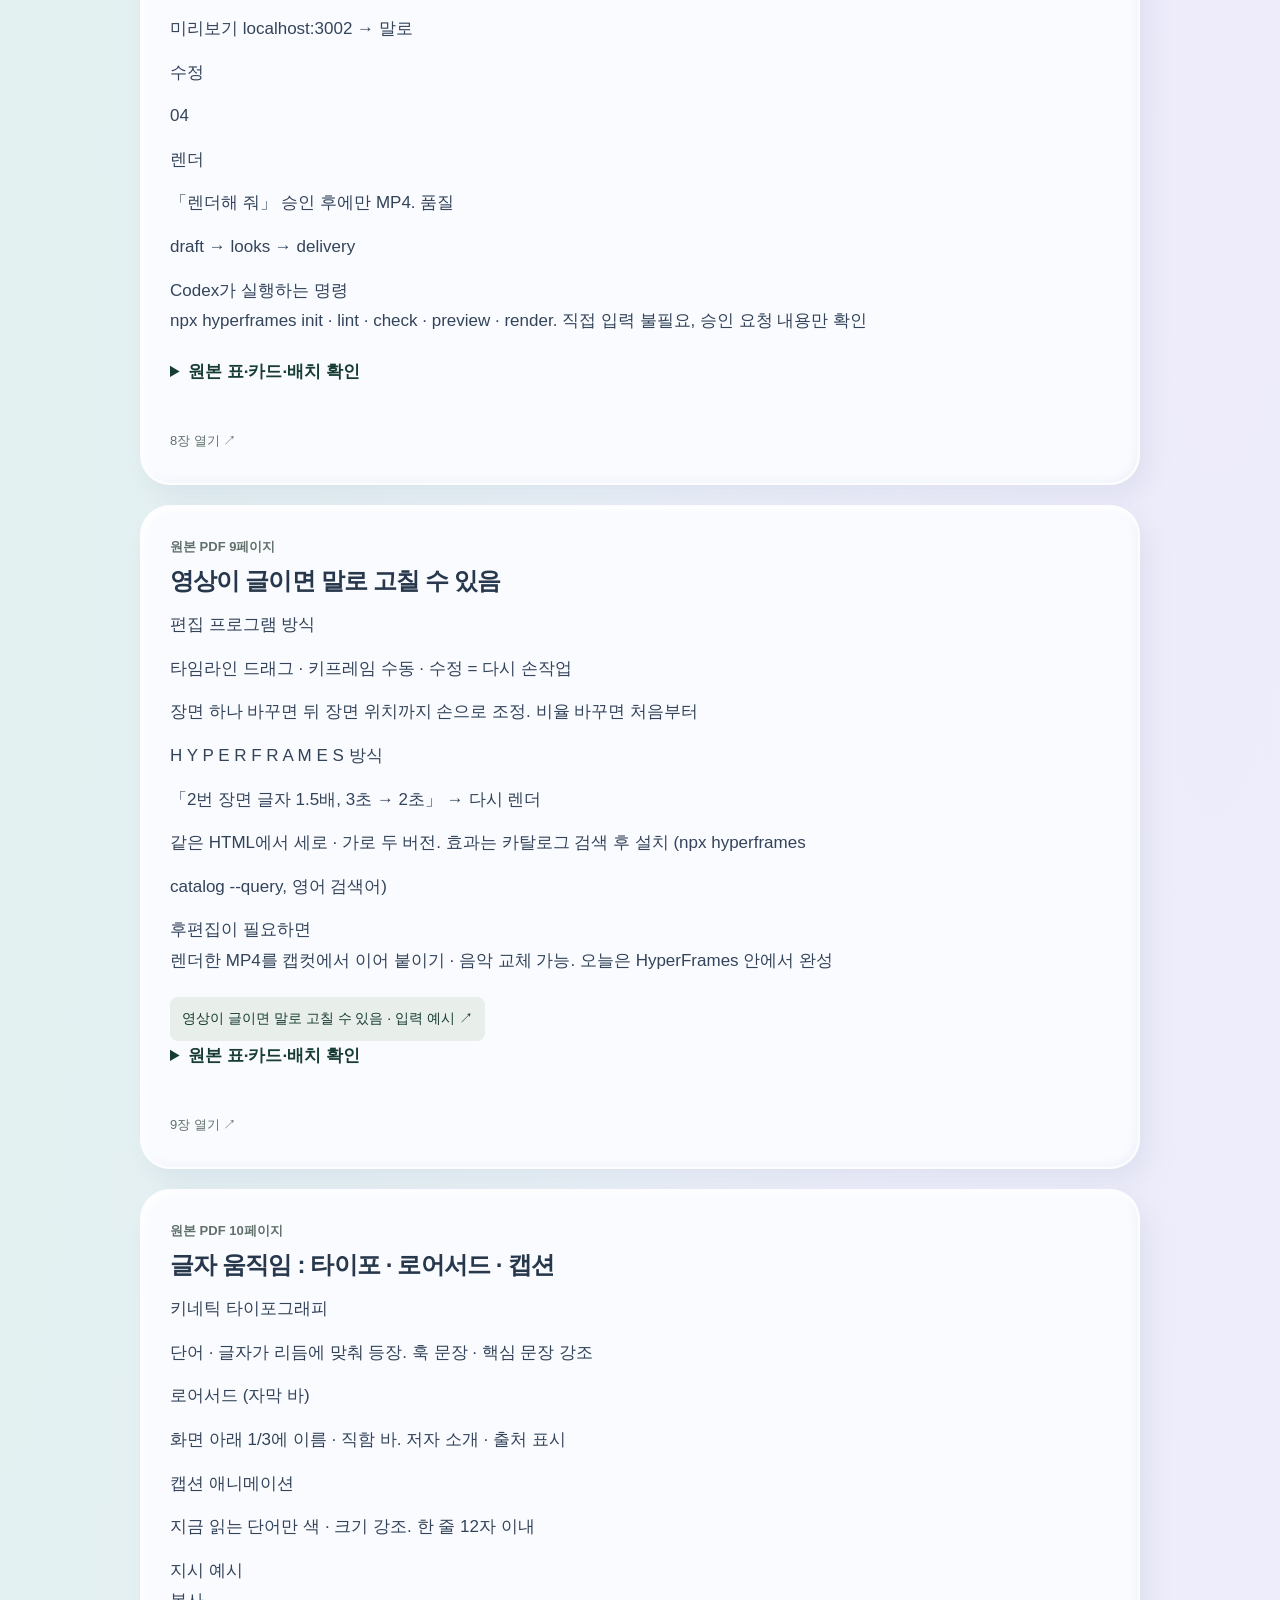
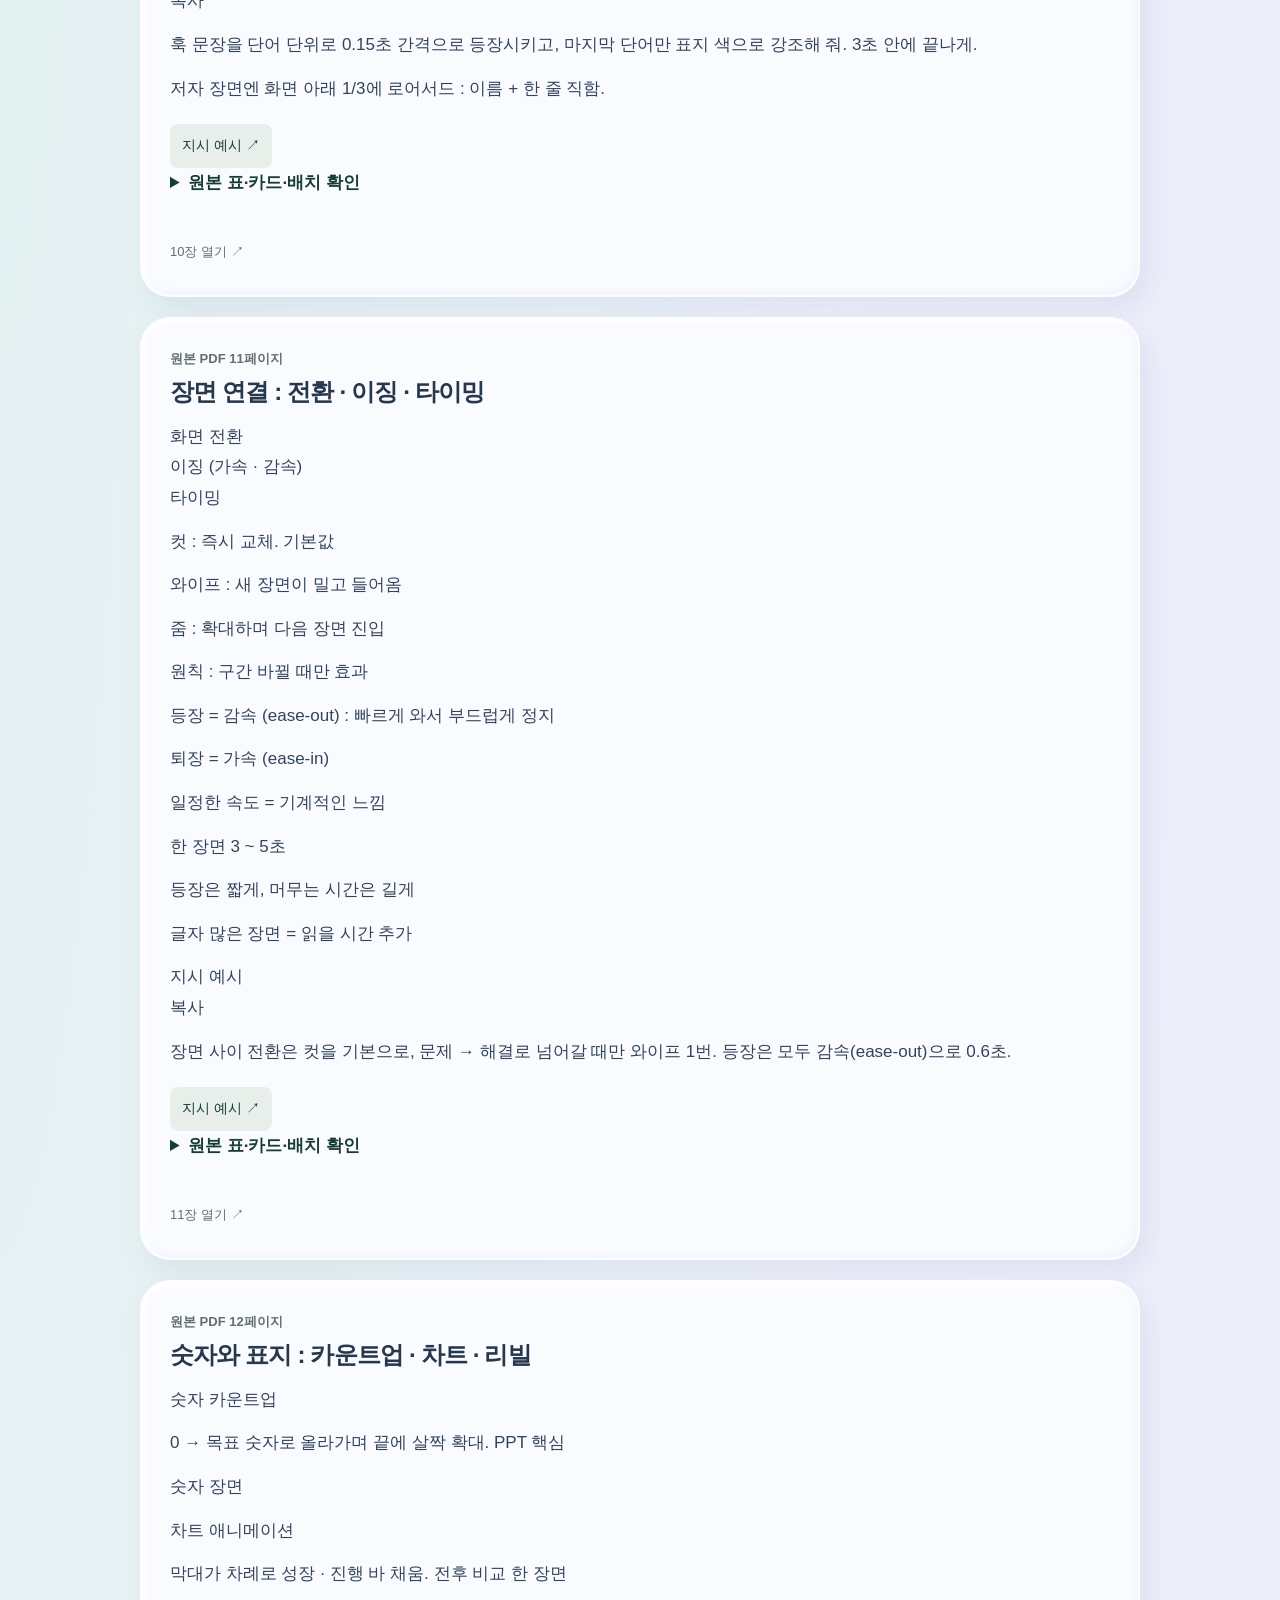
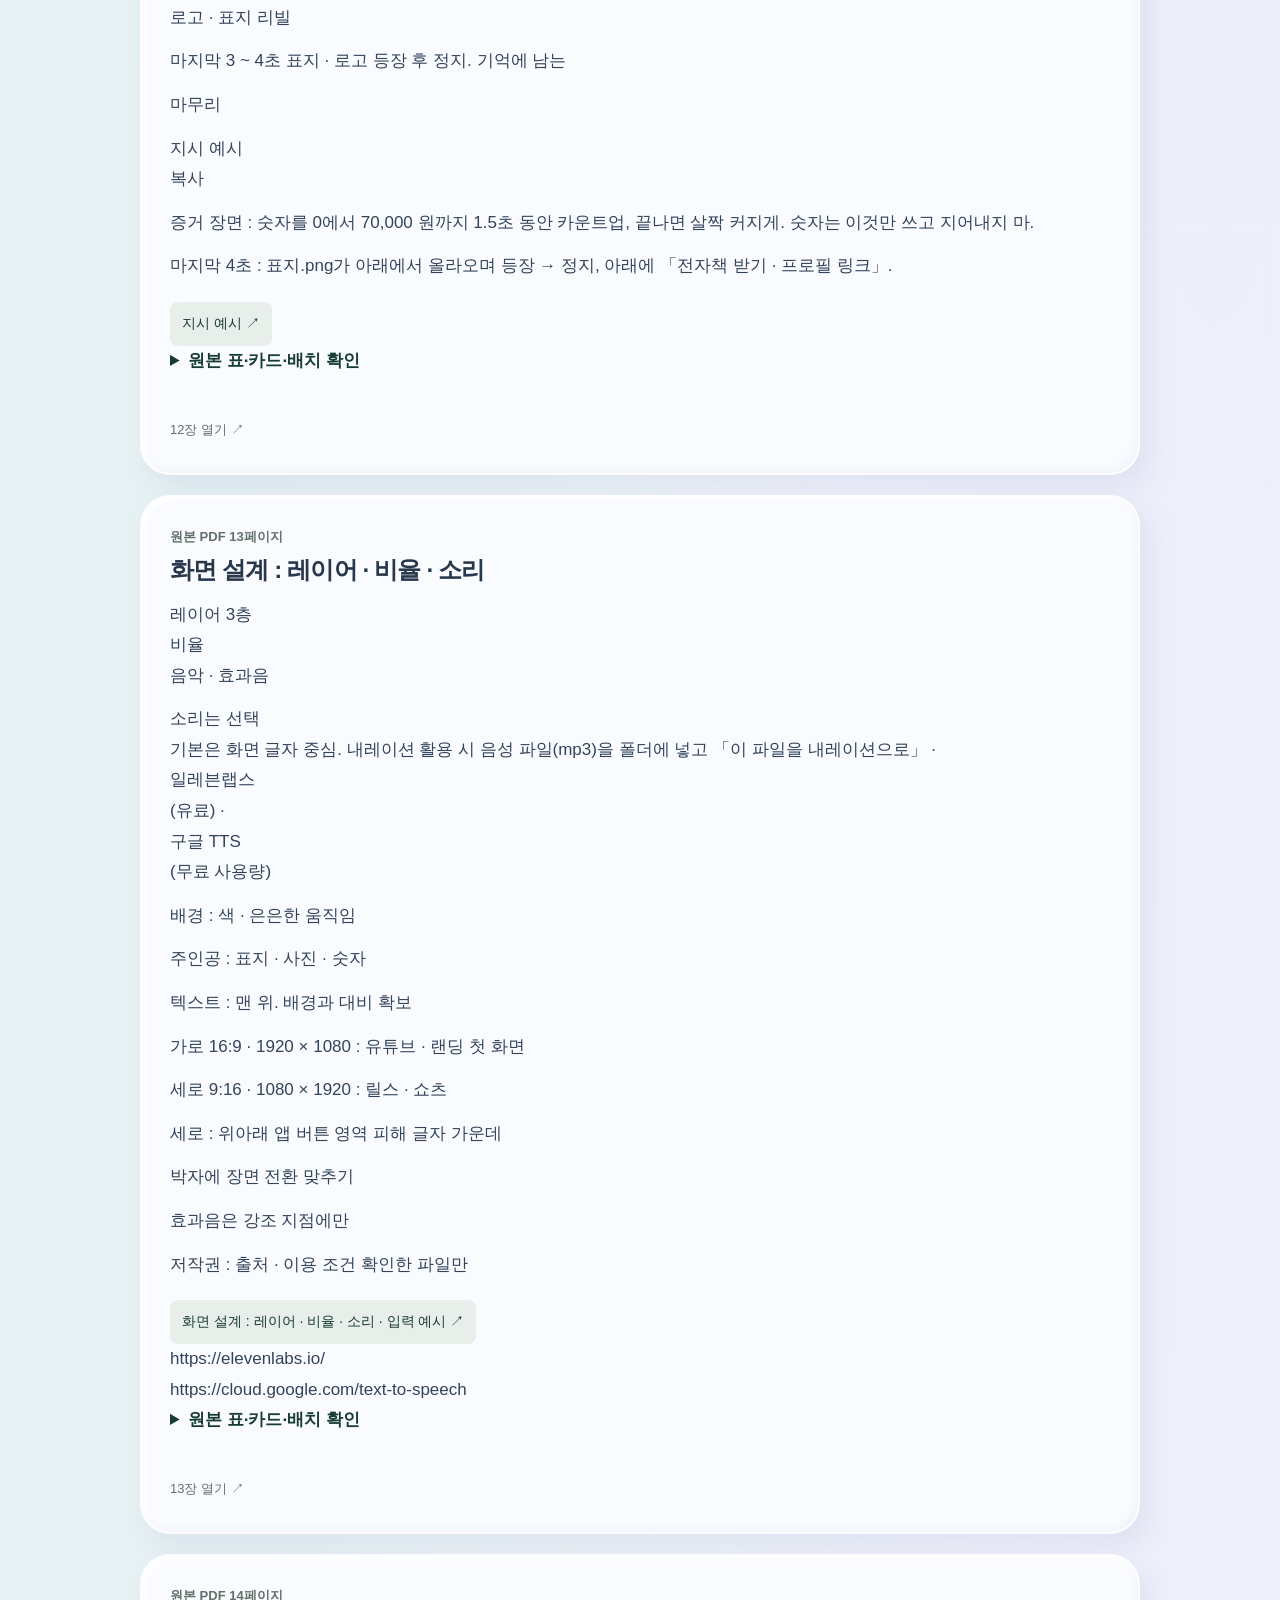
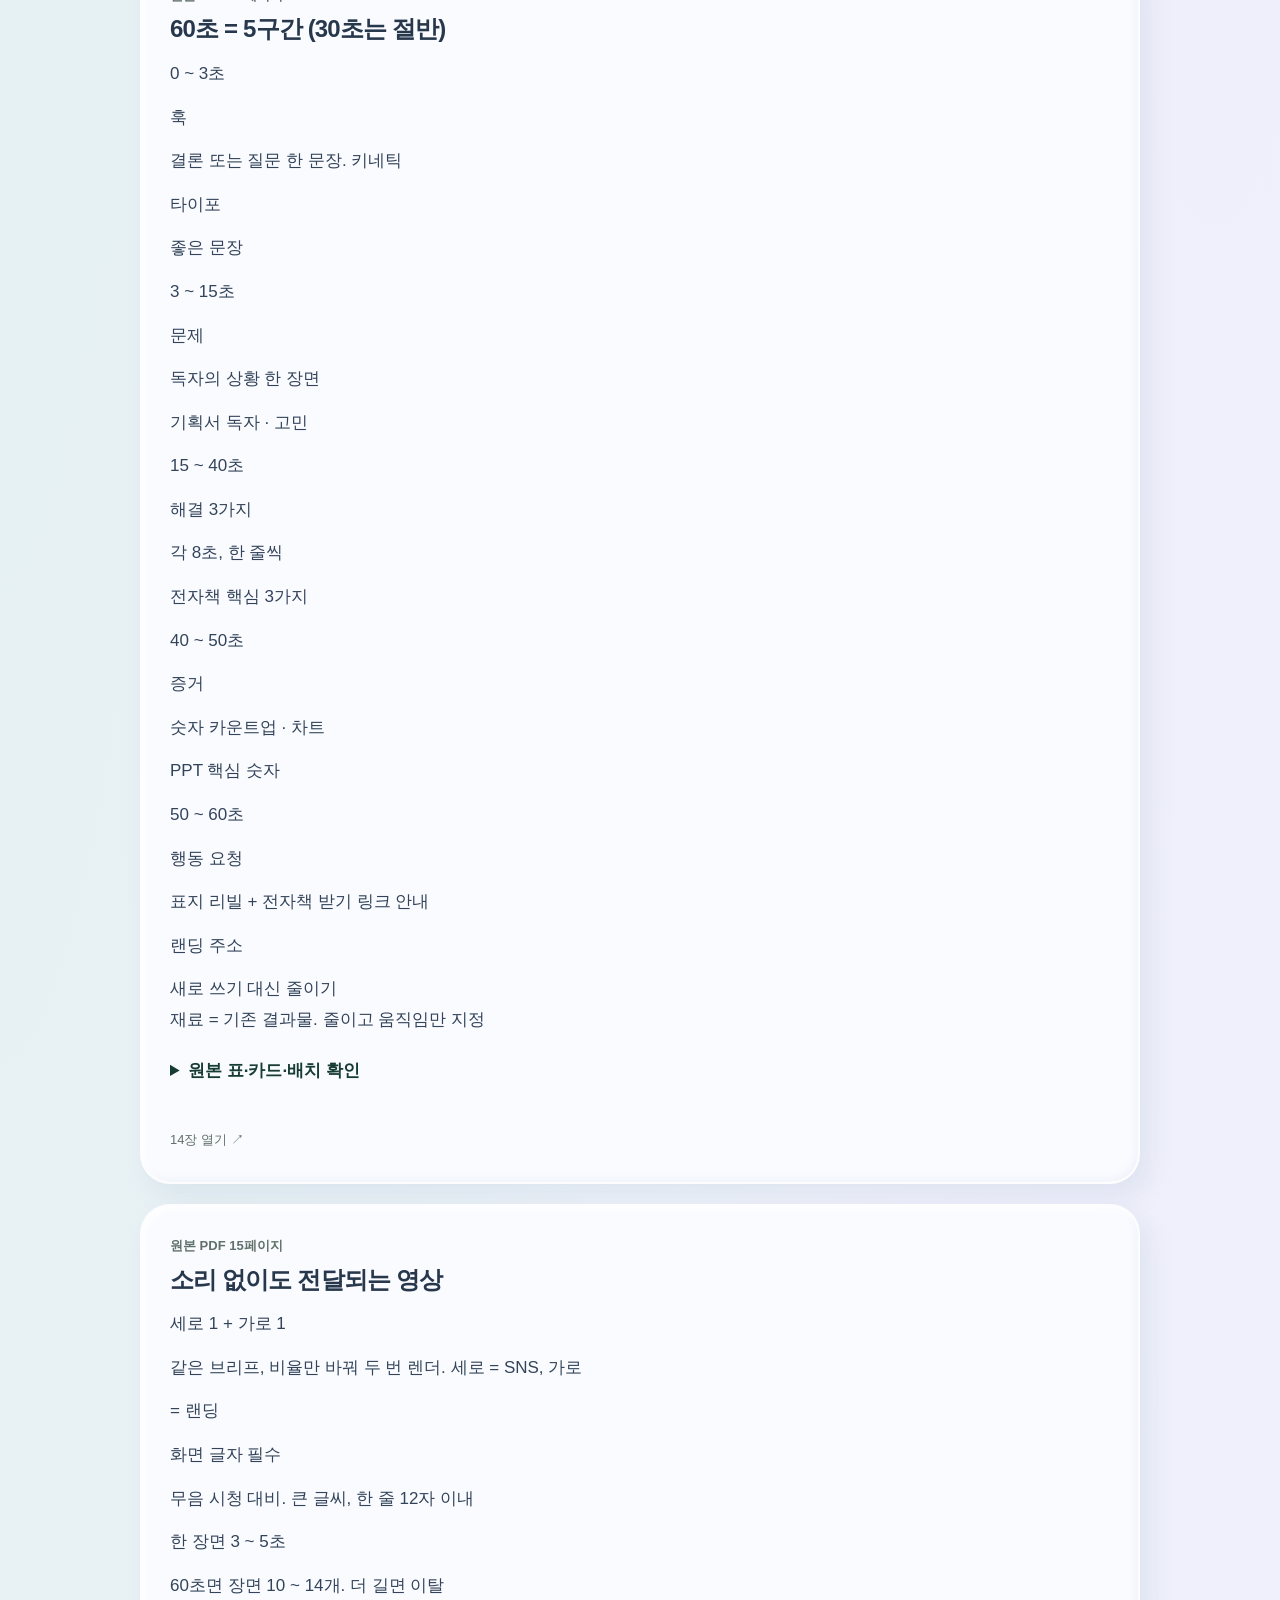
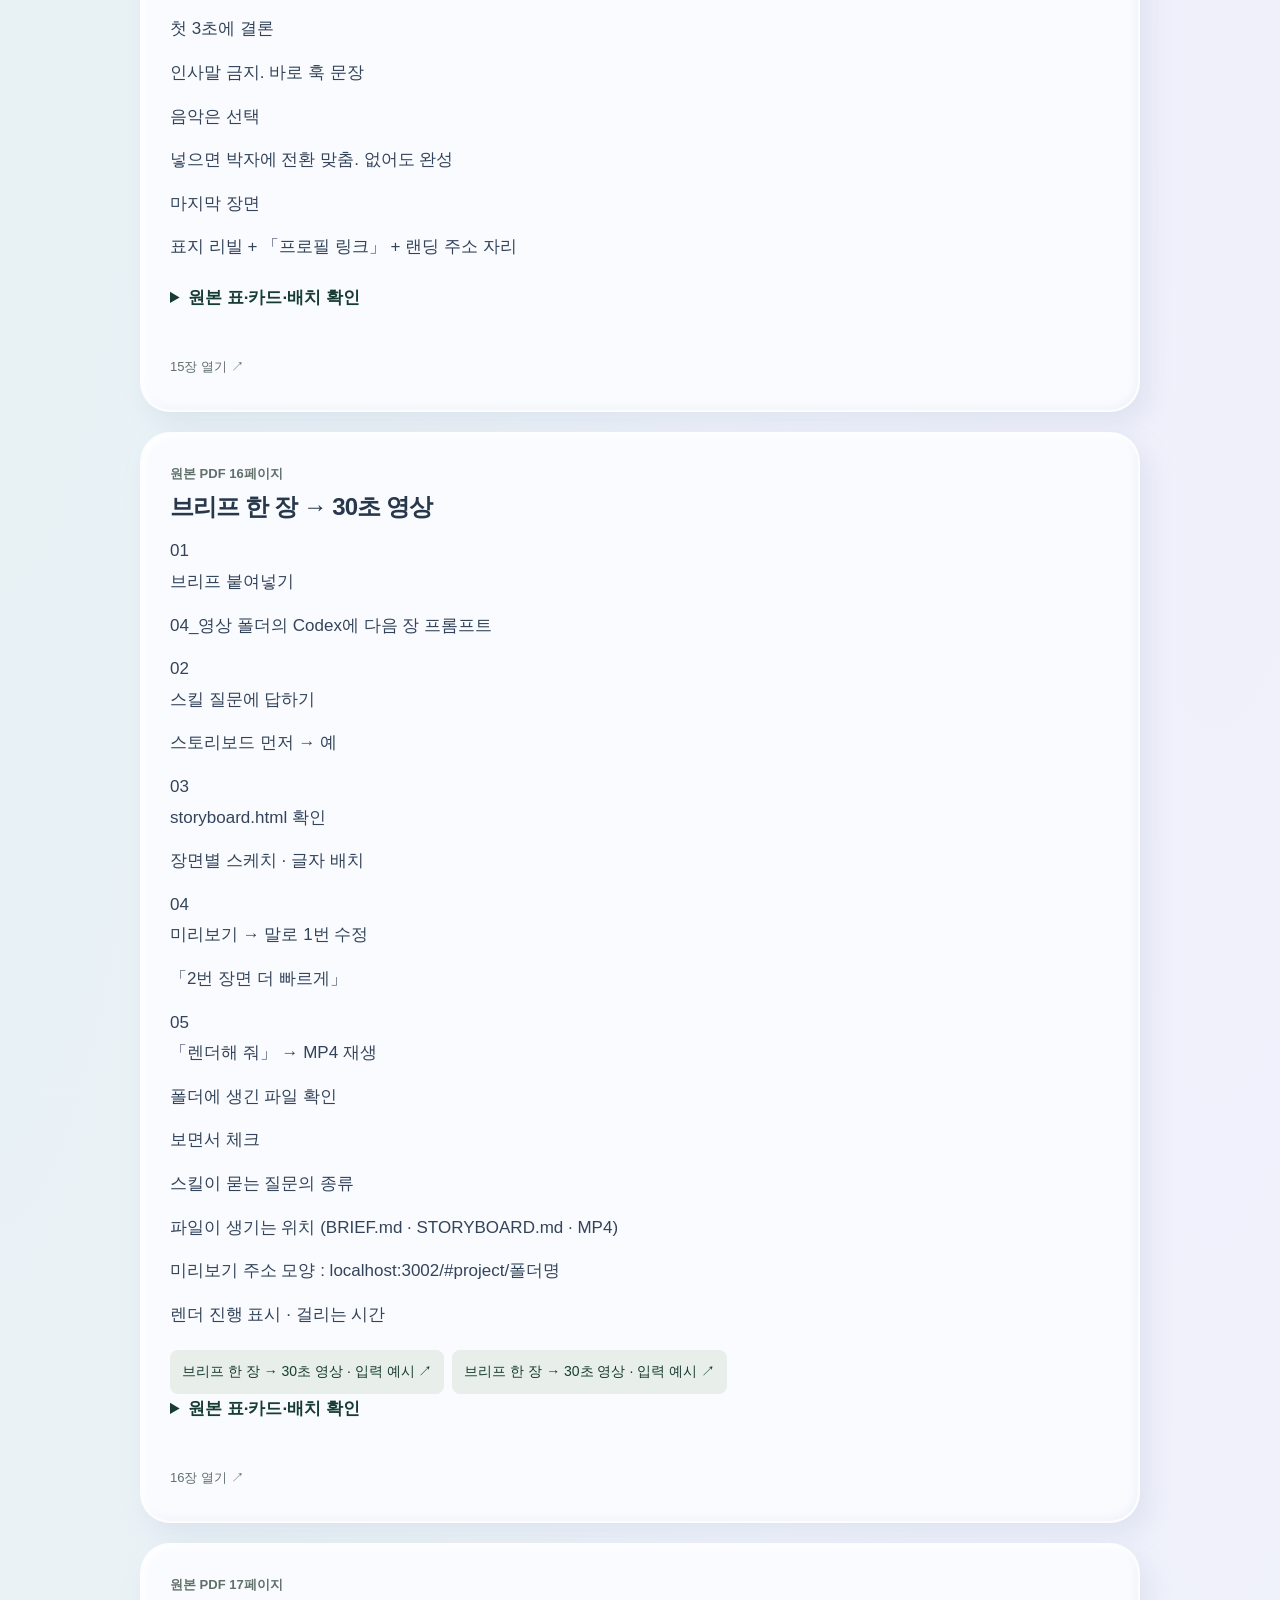
<file: lessons/04/practice.html>
<!doctype html><html lang="ko"><head><meta charset="utf-8"><meta name="viewport" content="width=device-width,initial-scale=1"><title>4차시 실습 교안 · 바이브코딩 4기</title><style>*{box-sizing:border-box}html{scroll-behavior:smooth;scroll-padding-top:90px}body{margin:0;background:#f5f3ee;color:#303c37;font:17px/1.8 Pretendard,"Malgun Gothic",sans-serif;word-break:keep-all;overflow-wrap:anywhere}a{color:inherit;text-decoration:none}button{font:inherit;cursor:pointer}a:focus-visible,button:focus-visible,input:focus-visible{outline:3px solid #a37a35;outline-offset:4px}h1,h2,h3,p{margin:0}h1,h2,h3{line-height:1.4;letter-spacing:-.04em;color:#173c33}header{background:#ffffffed;border-bottom:1px solid #dde3de;position:sticky;top:0;z-index:10}.wrap{max-width:1060px;margin:auto;padding:0 30px}.top{min-height:72px;display:flex;align-items:center;justify-content:space-between;gap:20px}.brand{font-weight:800;color:#173c33}.top nav{display:flex;gap:20px;flex-wrap:wrap}.top a{min-height:44px;display:inline-flex;align-items:center;font-size:15px}.hero{padding:48px 0 30px}.eyebrow,.source{font-size:13px;color:#61716a}.eyebrow{margin-bottom:12px}h1{font-size:38px}.lead{margin-top:12px;color:#61716a}.toolbar{display:flex;gap:10px;flex-wrap:wrap;margin-top:22px}.btn{border:0;border-radius:9px;background:#173c33;color:white;padding:11px 18px;min-height:44px;font-weight:700;font-size:15px;display:inline-flex;align-items:center;justify-content:center}.btn.secondary{background:#e8eee9;color:#173c33}.index{background:#e8eee9;border-radius:12px;padding:18px 22px;display:flex;gap:10px 24px;flex-wrap:wrap;margin:0 0 28px}.index a{font-size:15px;min-height:44px;display:inline-flex;align-items:center}.card{background:white;border-radius:18px;padding:28px;margin-bottom:20px;box-shadow:0 7px 30px #173c3308}.card-head{display:flex;align-items:flex-start;justify-content:space-between;gap:16px}.card h2{font-size:24px;margin-top:5px}.purpose{color:#61716a;font-size:15px;margin-top:10px}.prompt-text{white-space:pre-wrap;overflow-wrap:anywhere;word-break:normal;font:16px/1.9 Pretendard,"Malgun Gothic",sans-serif;margin:20px 0 0;background:#f5f3ee;border:1px solid #e4e7df;border-radius:10px;padding:22px;user-select:text}.number{font-size:13px;font-weight:700;color:#61716a}.guide-text p{margin:13px 0}.guide-text ul,.guide-text ol{padding-left:24px;margin:14px 0}.guide-text li{margin:8px 0}.checklist{padding:0;list-style:none}.checklist label{display:flex;align-items:flex-start;gap:12px;padding:12px 0;border-bottom:1px solid #edf0ec;cursor:pointer}.checklist input{margin-top:7px;width:20px;height:20px;flex:none;accent-color:#173c33}.inline-prompts{display:flex;flex-wrap:wrap;gap:8px;margin-top:20px}.inline-prompts a{padding:9px 12px;border-radius:8px;background:#e8eee9;font-size:14px;min-height:44px;color:#173c33}.notice{border-left:3px solid #c4a56c;padding:12px 18px;background:#ecebe2;color:#61716a;font-size:14px;margin:16px 0 26px}.step-heading{margin:34px 0 18px;font-size:25px}footer{padding:28px 0;border-top:1px solid #dfe3dc;color:#61716a;font-size:13px}.status{font-size:14px;color:#173c33;margin-top:12px;min-height:24px}details{margin-bottom:24px}summary{cursor:pointer;min-height:44px;color:#173c33;font-weight:700}.toc-list{display:grid;grid-template-columns:1fr 1fr;gap:8px 20px;list-style:none;padding:0}.toc-list a{display:block;padding:7px 0;font-size:14px;min-height:44px}.skip{position:absolute;top:-100px;background:white;padding:10px;z-index:99}.skip:focus{top:0}@media(max-width:760px){.wrap{padding:0 20px}.top{align-items:flex-start;flex-direction:column;gap:0;padding:12px 0}.top nav{gap:14px}.top a{font-size:13px;min-height:36px}.hero{padding:30px 0 22px}h1{font-size:30px}.card{padding:22px}.card h2{font-size:22px}.card-head{gap:10px}.card-head .btn{flex:none;padding:9px 12px;font-size:13px}.prompt-text{padding:16px;font-size:15px}.toc-list{grid-template-columns:1fr}.index{padding:12px 16px;gap:2px 15px}html{scroll-padding-top:125px}}@media(prefers-reduced-motion:reduce){html{scroll-behavior:auto}}details img{max-width:100%;height:auto}.source-block{white-space:pre-wrap;margin:12px 0}.source-table{width:100%;border-collapse:collapse}.source-table td{vertical-align:top;padding:10px;border-bottom:1px solid #eee}</style><link rel="stylesheet" href="../../clay-theme.css"></head><body><header><div class="wrap top"><a class="brand" href="../../index.html">AI 리터러시 클래스</a><nav><a href="slides.html?slide=1&mode=study">32장 열기</a><a href="practice.html">실습 교안</a><a href="prompts.html">프롬프트 모음</a><a href="../../index.html">강의실</a></nav></div></header><main class="wrap"><section class="hero"><p class="eyebrow">바이브코딩 4기 · 4차시 · 원본 PDF 32페이지</p><h1>4차시 실습 교안</h1><p class="lead">영상 만들기와 소개 페이지 완성</p></section><p class="notice">원본 순서로 정리한 준비·설치·실습·점검·과제와 참고 내용. 표·카드의 관계는 각 항목의 원본 화면에서 확인.</p><details><summary>교안 목차 · 원본 32페이지 순서</summary><ol class="toc-list"><li><a href="#page-1">1. 영상 만들기와 소개 페이지 완성</a></li><li><a href="#page-2">2. 오늘의 결과물 3가지</a></li><li><a href="#page-3">3. 영상 먼저 → 영상 담은 페이지</a></li><li><a href="#page-4">4. 영상 재료가 폴더에 있는지 확인</a></li><li><a href="#page-5">5. 스킬 인식 · node · ffmpeg 점검</a></li><li><a href="#page-6">6. 막혔을 때 세 갈래</a></li><li><a href="#page-7">7. HTML 한 장 = 영상 한 편</a></li><li><a href="#page-8">8. 브리프 → 스토리보드 → 미리보기 → 렌더</a></li><li><a href="#page-9">9. 영상이 글이면 말로 고칠 수 있음</a></li><li><a href="#page-10">10. 글자 움직임 : 타이포 · 로어서드 · 캡션</a></li><li><a href="#page-11">11. 장면 연결 : 전환 · 이징 · 타이밍</a></li><li><a href="#page-12">12. 숫자와 표지 : 카운트업 · 차트 · 리빌</a></li><li><a href="#page-13">13. 화면 설계 : 레이어 · 비율 · 소리</a></li><li><a href="#page-14">14. 60초 = 5구간 (30초는 절반)</a></li><li><a href="#page-15">15. 소리 없이도 전달되는 영상</a></li><li><a href="#page-16">16. 브리프 한 장 → 30초 영상</a></li><li><a href="#page-17">17. 브리프 프롬프트 : 목적 · 대상 · 길이 · 재료</a></li><li><a href="#page-18">18. 장면표 · 스케치 먼저 확인</a></li><li><a href="#page-19">19. 미리보기 → 말로 수정 루프</a></li><li><a href="#page-20">20. 승인 → 렌더 MP4</a></li><li><a href="#page-21">21. 가로 버전 + 웹용 5MB 이하</a></li><li><a href="#page-22">22. 소리 끄고 한 번 보기</a></li><li><a href="#page-23">23. 영상이 첫 화면인 소개 페이지</a></li><li><a href="#page-24">24. 여섯 섹션 · 재료는 준비 완료</a></li><li><a href="#page-25">25. index.html 한 파일 + 영상 파일</a></li><li><a href="#page-26">26. 수정 루프 + 접근성 3종</a></li><li><a href="#page-27">27. 폴더째 올리기 → 카톡 미리보기</a></li><li><a href="#page-28">28. 4종 결과물 + 주소 하나</a></li><li><a href="#page-29">29. 오늘 자주 생기는 여섯 가지</a></li><li><a href="#page-30">30. 주소 3개를 휴대폰 화면으로</a></li><li><a href="#page-31">31. 이번 주, 2주 뒤, 그다음</a></li><li><a href="#page-32">32. 코드 대신 말로. 4주 만에 완성한 콘텐츠 패키지</a></li></ol></details><article class="card" id="page-1"><p class="number">원본 PDF 1페이지</p><h2>영상 만들기와 소개 페이지 완성</h2><div class="guide-text"><p class="source-block">바이브 코딩 4 기 · 4 차시 · 1 0 / 2 7 ( 화)</p><p class="source-block">GPT-6 아스트라로 전자책 · PPT · 영상 만들기
영상 만들기와
소개 페이지 완성</p><p class="source-block">20:30 - 22:30
Zoom 실시간 · 녹화 제공</p><p class="source-block">오늘의 결과물
홍보 영상 1편 + 소개 페이지 1장</p><p class="source-block">준비물
전자책 표지 · PPT 핵심 숫자 · 사진 1장</p><p class="source-block">IV</p><p class="source-block">V I B E C O D I N G
S E S S I O N 0 4 · 1 0 / 2 7</p><p class="source-block">오늘 끝나면
완성.</p><p class="source-block">스토리보드</p><p class="source-block">링크 하나로 보여 주는 패키지.</p><p class="source-block">4 차시
2 0 : 3 0 - 2 2 : 3 0</p></div><div class="inline-prompts"></div><details><summary>원본 표·카드·배치 확인</summary><img loading="lazy" src="assets/page-01.png" alt="원본 1페이지"></details><a class="source" href="slides.html?slide=1&mode=study">1장 열기 ↗</a></article><article class="card" id="page-2"><p class="number">원본 PDF 2페이지</p><h2>오늘의 결과물 3가지</h2><div class="guide-text"><p class="source-block">1
HyperFrames 스킬로 전자책 홍보 영상 1편 완성</p><p class="source-block">브리프 → 스토리보드 → 미리보기 · 말로 수정 → 렌더 MP4</p><p class="source-block">2
그 영상을 첫 화면에 담은 소개(랜딩) 페이지 제작 · 배포</p><p class="source-block">HTML 한 파일 + 영상 파일 → Netlify Drop 주소</p><p class="source-block">3
전자책 · PPT · 영상 · 랜딩 4종 패키지, 링크 하나로 공유</p><p class="source-block">카톡 미리보기까지 점검</p></div><div class="inline-prompts"></div><details><summary>원본 표·카드·배치 확인</summary><img loading="lazy" src="assets/page-02.png" alt="원본 2페이지"></details><a class="source" href="slides.html?slide=2&mode=study">2장 열기 ↗</a></article><article class="card" id="page-3"><p class="number">원본 PDF 3페이지</p><h2>영상 먼저 → 영상 담은 페이지</h2><div class="guide-text"><p class="source-block">20:30 · 15분</p><p class="source-block">복습 · 설치 확인</p><p class="source-block">파일 점검, 스킬 인식,</p><p class="source-block">node · ffmpeg</p><p class="source-block">1 ~ 6장</p><p class="source-block">20:45 · 20분</p><p class="source-block">원리 · 영상 기법</p><p class="source-block">HTML = 영상,</p><p class="source-block">모션그래픽 기법 10가지</p><p class="source-block">7 ~ 13장</p><p class="source-block">21:05 · 10분</p><p class="source-block">숏폼 구조 · 시연</p><p class="source-block">5구간 구조, 강사 시연</p><p class="source-block">14 ~ 16장</p><p class="source-block">21:15 · 30분</p><p class="source-block">실습 A : 홍보
영상</p><p class="source-block">브리프 → 스토리보드 →</p><p class="source-block">수정 → 렌더 → 용량</p><p class="source-block">17 ~ 22장</p><p class="source-block">21:45</p><p class="source-block">휴식 10분</p><p class="source-block">21:55 · 25분</p><p class="source-block">실습 B : 랜딩</p><p class="source-block">구조 → 생성 → 접근성</p><p class="source-block">→ 배포</p><p class="source-block">23 ~ 27장</p><p class="source-block">22:20 · 10분</p><p class="source-block">점검 · 수료</p><p class="source-block">4종 체크, 공유, 다음</p><p class="source-block">단계</p><p class="source-block">28 ~ 32장</p></div><div class="inline-prompts"></div><details><summary>원본 표·카드·배치 확인</summary><img loading="lazy" src="assets/page-03.png" alt="원본 3페이지"></details><a class="source" href="slides.html?slide=3&mode=study">3장 열기 ↗</a></article><article class="card" id="page-4"><p class="number">원본 PDF 4페이지</p><h2>영상 재료가 폴더에 있는지 확인</h2><div class="guide-text"><p class="source-block">02_전자책 / 전자책_이름.pdf · 표지.png</p><p class="source-block">03_PPT / PPT_이름_1020.pptx</p><p class="source-block">전자책 핵심 3가지 (메모 3줄)</p><p class="source-block">PPT 핵심 숫자 1 ~ 2개 (예: 첫 달 7만원)</p><p class="source-block">사진 또는 로고 1장 · 좋은 문장 1개</p><p class="source-block">지금 2분
04_영상 폴더 만들기 → 표지.png · 사진.jpg 복사. 영상 재료는 한 폴더에</p><p class="source-block">지시</p><p class="source-block">확인
수정</p><p class="source-block">영상도 웹도 같은 루프</p></div><div class="inline-prompts"></div><details><summary>원본 표·카드·배치 확인</summary><img loading="lazy" src="assets/page-04.png" alt="원본 4페이지"></details><a class="source" href="slides.html?slide=4&mode=study">4장 열기 ↗</a></article><article class="card" id="page-5"><p class="number">원본 PDF 5페이지</p><h2>스킬 인식 · node · ffmpeg 점검</h2><div class="guide-text"><p class="source-block">01
Codex에서 04_영상 폴더 열기</p><p class="source-block">데스크톱 앱 → 왼쪽 위 Codex → 작업 폴더 바이브코딩4기 / 04_영상 선택</p><p class="source-block">02
프롬프트 붙여넣기</p><p class="source-block">명령 실행 승인 요청 → 내용 확인 후 허용</p><p class="source-block">03
결과 표 확인</p><p class="source-block">스킬 목록에 hyperframes · node 22 이상 · ffmpeg 버전 표시 · doctor 통과</p><p class="source-block">설치 확인 프롬프트
복사</p><p class="source-block">설치된 스킬 목록 보여 줘. hyperframes 관련 스킬이 있는지 확인해 줘.</p><p class="source-block">그다음 터미널에서 아래를 실행하고 결과를 표로 정리해 줘.</p><p class="source-block">- node -v (22 이상인지)</p><p class="source-block">- ffmpeg -version (첫 줄만)</p><p class="source-block">- npx hyperframes doctor</p><p class="source-block">문제가 있으면 원인과 해결 방법을 한 줄씩 알려 줘.</p></div><div class="inline-prompts"><a href="prompts.html#prompt-1">설치 확인 프롬프트 ↗</a></div><details><summary>원본 표·카드·배치 확인</summary><img loading="lazy" src="assets/page-05.png" alt="원본 5페이지"></details><a class="source" href="slides.html?slide=5&mode=study">5장 열기 ↗</a></article><article class="card" id="page-6"><p class="number">원본 PDF 6페이지</p><h2>막혔을 때 세 갈래</h2><div class="guide-text"><p class="source-block">스킬이 안 보임
node · ffmpeg 문제
오늘 해결이 어려우면</p><p class="source-block">Claude Code 사용자: 같은 명령에서 -a codex → -a claude-code</p><p class="source-block">Codex 완전 종료 → 재시작</p><p class="source-block">「설치된 스킬 목록」 다시 확인</p><p class="source-block">그래도 없으면 아래 명령 재실행 → 재시작</p><p class="source-block">node 22 미만 → nodejs.org LTS 재설치</p><p class="source-block">ffmpeg 미인식 → PATH 확인 요청 · 앱 다시 열기</p><p class="source-block">설치 후 Codex 재시작</p><p class="source-block">오류 화면 캡처 → 단톡방 공유</p><p class="source-block">짝 화면 보며 진행 또는 강사 화면 시연 따라 보기</p><p class="source-block">설치는 휴식 시간 · 수업 후</p><p class="source-block">스킬 설치 명령 ( 재설치용)
복사</p><p class="source-block">npx skills add heygen-com/hyperframes -g -a codex -y --copy -s &quot;*&quot;</p></div><div class="inline-prompts"><a href="prompts.html#prompt-2">스킬 설치 명령 ( 재설치용) ↗</a></div><details><summary>원본 표·카드·배치 확인</summary><img loading="lazy" src="assets/page-06.png" alt="원본 6페이지"></details><a class="source" href="slides.html?slide=6&mode=study">6장 열기 ↗</a></article><article class="card" id="page-7"><p class="number">원본 PDF 7페이지</p><h2>HTML 한 장 = 영상 한 편</h2><div class="guide-text"><p class="source-block">구조 예시 ( 읽기만)
복사</p><p class="source-block">&lt;div data-composition-id=&quot;main&quot;</p><p class="source-block">data-width=&quot;1080&quot; data-height=&quot;1920&quot;</p><p class="source-block">data-duration=&quot;30&quot;&gt;</p><p class="source-block">&lt;section class=&quot;clip&quot; data-start=&quot;0&quot; data-duration=&quot;3&quot;&gt;</p><p class="source-block">훅 문장</p><p class="source-block">&lt;/section&gt;</p><p class="source-block">&lt;section class=&quot;clip&quot; data-start=&quot;3&quot; data-duration=&quot;12&quot;&gt;</p><p class="source-block">문제 장면</p><p class="source-block">&lt;/section&gt;</p><p class="source-block">&lt;/div&gt;</p><p class="source-block">무대 data-width · data-height = 화면 크기. 세로 1080 × 1920, 가로</p><p class="source-block">1920 × 1080</p><p class="source-block">길이 맨 바깥 data-duration = 영상 전체 초</p><p class="source-block">장면 data-start(시작 초) + data-duration(머무는 초)</p><p class="source-block">움직임 GSAP 타임라인 1개 → 시간축에 고정</p><p class="source-block">결과 브라우저 화면 프레임 단위 캡처 → FFmpeg 인코딩 → MP4</p></div><div class="inline-prompts"></div><details><summary>원본 표·카드·배치 확인</summary><img loading="lazy" src="assets/page-07.png" alt="원본 7페이지"></details><a class="source" href="slides.html?slide=7&mode=study">7장 열기 ↗</a></article><article class="card" id="page-8"><p class="number">원본 PDF 8페이지</p><h2>브리프 → 스토리보드 → 미리보기 → 렌더</h2><div class="guide-text"><p class="source-block">01</p><p class="source-block">브리프</p><p class="source-block">스킬 질문에 답하기 → BRIEF.md. 목적</p><p class="source-block">· 길이 · 비율 · 톤</p><p class="source-block">02</p><p class="source-block">스토리보드</p><p class="source-block">STORYBOARD.md 장면표 +</p><p class="source-block">storyboard.html 스케치 →</p><p class="source-block">브라우저로 확인</p><p class="source-block">03</p><p class="source-block">미리보기</p><p class="source-block">lint · check 자동 검사 → Studio</p><p class="source-block">미리보기 localhost:3002 → 말로</p><p class="source-block">수정</p><p class="source-block">04</p><p class="source-block">렌더</p><p class="source-block">「렌더해 줘」 승인 후에만 MP4. 품질</p><p class="source-block">draft → looks → delivery</p><p class="source-block">Codex가 실행하는 명령
npx hyperframes init · lint · check · preview · render. 직접 입력 불필요, 승인 요청 내용만 확인</p></div><div class="inline-prompts"></div><details><summary>원본 표·카드·배치 확인</summary><img loading="lazy" src="assets/page-08.png" alt="원본 8페이지"></details><a class="source" href="slides.html?slide=8&mode=study">8장 열기 ↗</a></article><article class="card" id="page-9"><p class="number">원본 PDF 9페이지</p><h2>영상이 글이면 말로 고칠 수 있음</h2><div class="guide-text"><p class="source-block">편집 프로그램 방식</p><p class="source-block">타임라인 드래그 · 키프레임 수동 · 수정 = 다시 손작업</p><p class="source-block">장면 하나 바꾸면 뒤 장면 위치까지 손으로 조정. 비율 바꾸면 처음부터</p><p class="source-block">H Y P E R F R A M E S 방식</p><p class="source-block">「2번 장면 글자 1.5배, 3초 → 2초」 → 다시 렌더</p><p class="source-block">같은 HTML에서 세로 · 가로 두 버전. 효과는 카탈로그 검색 후 설치 (npx hyperframes</p><p class="source-block">catalog --query, 영어 검색어)</p><p class="source-block">후편집이 필요하면
렌더한 MP4를 캡컷에서 이어 붙이기 · 음악 교체 가능. 오늘은 HyperFrames 안에서 완성</p></div><div class="inline-prompts"><a href="prompts.html#prompt-3">영상이 글이면 말로 고칠 수 있음 · 입력 예시 ↗</a></div><details><summary>원본 표·카드·배치 확인</summary><img loading="lazy" src="assets/page-09.png" alt="원본 9페이지"></details><a class="source" href="slides.html?slide=9&mode=study">9장 열기 ↗</a></article><article class="card" id="page-10"><p class="number">원본 PDF 10페이지</p><h2>글자 움직임 : 타이포 · 로어서드 · 캡션</h2><div class="guide-text"><p class="source-block">키네틱 타이포그래피</p><p class="source-block">단어 · 글자가 리듬에 맞춰 등장. 훅 문장 · 핵심 문장 강조</p><p class="source-block">로어서드 (자막 바)</p><p class="source-block">화면 아래 1/3에 이름 · 직함 바. 저자 소개 · 출처 표시</p><p class="source-block">캡션 애니메이션</p><p class="source-block">지금 읽는 단어만 색 · 크기 강조. 한 줄 12자 이내</p><p class="source-block">지시 예시
복사</p><p class="source-block">훅 문장을 단어 단위로 0.15초 간격으로 등장시키고, 마지막 단어만 표지 색으로 강조해 줘. 3초 안에 끝나게.</p><p class="source-block">저자 장면엔 화면 아래 1/3에 로어서드 : 이름 + 한 줄 직함.</p></div><div class="inline-prompts"><a href="prompts.html#prompt-4">지시 예시 ↗</a></div><details><summary>원본 표·카드·배치 확인</summary><img loading="lazy" src="assets/page-10.png" alt="원본 10페이지"></details><a class="source" href="slides.html?slide=10&mode=study">10장 열기 ↗</a></article><article class="card" id="page-11"><p class="number">원본 PDF 11페이지</p><h2>장면 연결 : 전환 · 이징 · 타이밍</h2><div class="guide-text"><p class="source-block">화면 전환
이징 (가속 · 감속)
타이밍</p><p class="source-block">컷 : 즉시 교체. 기본값</p><p class="source-block">와이프 : 새 장면이 밀고 들어옴</p><p class="source-block">줌 : 확대하며 다음 장면 진입</p><p class="source-block">원칙 : 구간 바뀔 때만 효과</p><p class="source-block">등장 = 감속 (ease-out) : 빠르게 와서 부드럽게 정지</p><p class="source-block">퇴장 = 가속 (ease-in)</p><p class="source-block">일정한 속도 = 기계적인 느낌</p><p class="source-block">한 장면 3 ~ 5초</p><p class="source-block">등장은 짧게, 머무는 시간은 길게</p><p class="source-block">글자 많은 장면 = 읽을 시간 추가</p><p class="source-block">지시 예시
복사</p><p class="source-block">장면 사이 전환은 컷을 기본으로, 문제 → 해결로 넘어갈 때만 와이프 1번. 등장은 모두 감속(ease-out)으로 0.6초.</p></div><div class="inline-prompts"><a href="prompts.html#prompt-5">지시 예시 ↗</a></div><details><summary>원본 표·카드·배치 확인</summary><img loading="lazy" src="assets/page-11.png" alt="원본 11페이지"></details><a class="source" href="slides.html?slide=11&mode=study">11장 열기 ↗</a></article><article class="card" id="page-12"><p class="number">원본 PDF 12페이지</p><h2>숫자와 표지 : 카운트업 · 차트 · 리빌</h2><div class="guide-text"><p class="source-block">숫자 카운트업</p><p class="source-block">0 → 목표 숫자로 올라가며 끝에 살짝 확대. PPT 핵심</p><p class="source-block">숫자 장면</p><p class="source-block">차트 애니메이션</p><p class="source-block">막대가 차례로 성장 · 진행 바 채움. 전후 비교 한 장면</p><p class="source-block">로고 · 표지 리빌</p><p class="source-block">마지막 3 ~ 4초 표지 · 로고 등장 후 정지. 기억에 남는</p><p class="source-block">마무리</p><p class="source-block">지시 예시
복사</p><p class="source-block">증거 장면 : 숫자를 0에서 70,000 원까지 1.5초 동안 카운트업, 끝나면 살짝 커지게. 숫자는 이것만 쓰고 지어내지 마.</p><p class="source-block">마지막 4초 : 표지.png가 아래에서 올라오며 등장 → 정지, 아래에 「전자책 받기 · 프로필 링크」.</p></div><div class="inline-prompts"><a href="prompts.html#prompt-6">지시 예시 ↗</a></div><details><summary>원본 표·카드·배치 확인</summary><img loading="lazy" src="assets/page-12.png" alt="원본 12페이지"></details><a class="source" href="slides.html?slide=12&mode=study">12장 열기 ↗</a></article><article class="card" id="page-13"><p class="number">원본 PDF 13페이지</p><h2>화면 설계 : 레이어 · 비율 · 소리</h2><div class="guide-text"><p class="source-block">레이어 3층
비율
음악 · 효과음</p><p class="source-block">소리는 선택
기본은 화면 글자 중심. 내레이션 활용 시 음성 파일(mp3)을 폴더에 넣고 「이 파일을 내레이션으로」 ·
일레븐랩스
(유료) ·
구글 TTS
(무료 사용량)</p><p class="source-block">배경 : 색 · 은은한 움직임</p><p class="source-block">주인공 : 표지 · 사진 · 숫자</p><p class="source-block">텍스트 : 맨 위. 배경과 대비 확보</p><p class="source-block">가로 16:9 · 1920 × 1080 : 유튜브 · 랜딩 첫 화면</p><p class="source-block">세로 9:16 · 1080 × 1920 : 릴스 · 쇼츠</p><p class="source-block">세로 : 위아래 앱 버튼 영역 피해 글자 가운데</p><p class="source-block">박자에 장면 전환 맞추기</p><p class="source-block">효과음은 강조 지점에만</p><p class="source-block">저작권 : 출처 · 이용 조건 확인한 파일만</p></div><div class="inline-prompts"><a href="prompts.html#prompt-7">화면 설계 : 레이어 · 비율 · 소리 · 입력 예시 ↗</a></div><p><a href="https://elevenlabs.io/" target="_blank" rel="noopener">https://elevenlabs.io/</a></p><p><a href="https://cloud.google.com/text-to-speech" target="_blank" rel="noopener">https://cloud.google.com/text-to-speech</a></p><details><summary>원본 표·카드·배치 확인</summary><img loading="lazy" src="assets/page-13.png" alt="원본 13페이지"></details><a class="source" href="slides.html?slide=13&mode=study">13장 열기 ↗</a></article><article class="card" id="page-14"><p class="number">원본 PDF 14페이지</p><h2>60초 = 5구간 (30초는 절반)</h2><div class="guide-text"><p class="source-block">0 ~ 3초</p><p class="source-block">훅</p><p class="source-block">결론 또는 질문 한 문장. 키네틱</p><p class="source-block">타이포</p><p class="source-block">좋은 문장</p><p class="source-block">3 ~ 15초</p><p class="source-block">문제</p><p class="source-block">독자의 상황 한 장면</p><p class="source-block">기획서 독자 · 고민</p><p class="source-block">15 ~ 40초</p><p class="source-block">해결 3가지</p><p class="source-block">각 8초, 한 줄씩</p><p class="source-block">전자책 핵심 3가지</p><p class="source-block">40 ~ 50초</p><p class="source-block">증거</p><p class="source-block">숫자 카운트업 · 차트</p><p class="source-block">PPT 핵심 숫자</p><p class="source-block">50 ~ 60초</p><p class="source-block">행동 요청</p><p class="source-block">표지 리빌 + 전자책 받기 링크 안내</p><p class="source-block">랜딩 주소</p><p class="source-block">새로 쓰기 대신 줄이기
재료 = 기존 결과물. 줄이고 움직임만 지정</p></div><div class="inline-prompts"></div><details><summary>원본 표·카드·배치 확인</summary><img loading="lazy" src="assets/page-14.png" alt="원본 14페이지"></details><a class="source" href="slides.html?slide=14&mode=study">14장 열기 ↗</a></article><article class="card" id="page-15"><p class="number">원본 PDF 15페이지</p><h2>소리 없이도 전달되는 영상</h2><div class="guide-text"><p class="source-block">세로 1 + 가로 1</p><p class="source-block">같은 브리프, 비율만 바꿔 두 번 렌더. 세로 = SNS, 가로</p><p class="source-block">= 랜딩</p><p class="source-block">화면 글자 필수</p><p class="source-block">무음 시청 대비. 큰 글씨, 한 줄 12자 이내</p><p class="source-block">한 장면 3 ~ 5초</p><p class="source-block">60초면 장면 10 ~ 14개. 더 길면 이탈</p><p class="source-block">첫 3초에 결론</p><p class="source-block">인사말 금지. 바로 훅 문장</p><p class="source-block">음악은 선택</p><p class="source-block">넣으면 박자에 전환 맞춤. 없어도 완성</p><p class="source-block">마지막 장면</p><p class="source-block">표지 리빌 + 「프로필 링크」 + 랜딩 주소 자리</p></div><div class="inline-prompts"></div><details><summary>원본 표·카드·배치 확인</summary><img loading="lazy" src="assets/page-15.png" alt="원본 15페이지"></details><a class="source" href="slides.html?slide=15&mode=study">15장 열기 ↗</a></article><article class="card" id="page-16"><p class="number">원본 PDF 16페이지</p><h2>브리프 한 장 → 30초 영상</h2><div class="guide-text"><p class="source-block">01
브리프 붙여넣기</p><p class="source-block">04_영상 폴더의 Codex에 다음 장 프롬프트</p><p class="source-block">02
스킬 질문에 답하기</p><p class="source-block">스토리보드 먼저 → 예</p><p class="source-block">03
storyboard.html 확인</p><p class="source-block">장면별 스케치 · 글자 배치</p><p class="source-block">04
미리보기 → 말로 1번 수정</p><p class="source-block">「2번 장면 더 빠르게」</p><p class="source-block">05
「렌더해 줘」 → MP4 재생</p><p class="source-block">폴더에 생긴 파일 확인</p><p class="source-block">보면서 체크</p><p class="source-block">스킬이 묻는 질문의 종류</p><p class="source-block">파일이 생기는 위치 (BRIEF.md · STORYBOARD.md · MP4)</p><p class="source-block">미리보기 주소 모양 : localhost:3002/#project/폴더명</p><p class="source-block">렌더 진행 표시 · 걸리는 시간</p></div><div class="inline-prompts"><a href="prompts.html#prompt-8">브리프 한 장 → 30초 영상 · 입력 예시 ↗</a><a href="prompts.html#prompt-9">브리프 한 장 → 30초 영상 · 입력 예시 ↗</a></div><details><summary>원본 표·카드·배치 확인</summary><img loading="lazy" src="assets/page-16.png" alt="원본 16페이지"></details><a class="source" href="slides.html?slide=16&mode=study">16장 열기 ↗</a></article><article class="card" id="page-17"><p class="number">원본 PDF 17페이지</p><h2>브리프 프롬프트 : 목적 · 대상 · 길이 · 재료</h2><div class="guide-text"><p class="source-block">홍보 영상 브리프
복사</p><p class="source-block">hyperframes 스킬로 내 전자책 홍보 영상을 만들어 줘.</p><p class="source-block">- 목적 : 전자책 「책 제목」 소개, 소개 페이지 방문 유도</p><p class="source-block">- 대상 : 기획서의 독자 한 문장</p><p class="source-block">- 길이 · 비율 : 45 초, 세로 9:16 (1080×1920) 먼저</p><p class="source-block">- 톤 : 차분하고 신뢰감 있게, 내레이션 없이 화면 글자 중심</p><p class="source-block">- 재료 : 이 폴더의 표지.png, 사진.jpg</p><p class="source-block">- 핵심 3가지 : 1. … 2. … 3. …</p><p class="source-block">- 핵심 숫자 : 첫 달 7만원 (이 숫자만, 지어내지 말 것)</p><p class="source-block">- 구조 : 훅 → 문제 → 해결 3가지 → 숫자 증거 → 표지 + 링크 안내</p><p class="source-block">스토리보드를 먼저 보여 주고, 렌더는 내가 승인한 뒤에 해 줘.</p><p class="source-block">질문이 오면 하나씩 답하기. 모르면 추천 옵션 번호로 선택</p><p class="source-block">스토리보드 먼저 보기 → 예</p><p class="source-block">진행 방식 자동 진행 vs 함께 만들기 → 오늘은 자동 진행</p><p class="source-block">금지 「알아서 해」 → 검토 단계 생략, 바로 완성으로 직행</p><p class="source-block">결과 폴더에 BRIEF.md 생성 확인</p></div><div class="inline-prompts"><a href="prompts.html#prompt-10">홍보 영상 브리프 ↗</a></div><details><summary>원본 표·카드·배치 확인</summary><img loading="lazy" src="assets/page-17.png" alt="원본 17페이지"></details><a class="source" href="slides.html?slide=17&mode=study">17장 열기 ↗</a></article><article class="card" id="page-18"><p class="number">원본 PDF 18페이지</p><h2>장면표 · 스케치 먼저 확인</h2><div class="guide-text"><p class="source-block">01
STORYBOARD.md 장면표</p><p class="source-block">장면 · 길이 · 화면 글자 · 역할</p><p class="source-block">02
storyboard.html 열기</p><p class="source-block">더블클릭 → 브라우저에서 장면별 스케치</p><p class="source-block">03
고칠 장면만 번호로 지시</p><p class="source-block">나머지는 그대로 두라고 명시</p><p class="source-block">첫 장면 = 훅 문장</p><p class="source-block">숫자 = 내가 준 숫자만</p><p class="source-block">장면당 3 ~ 5초</p><p class="source-block">화면 글자 한 줄 12자 이내</p><p class="source-block">마지막 = 표지 + 링크 안내
수정 예시
복사</p><p class="source-block">3번 장면 글자를 반으로 줄여 줘. 5번은 숫자 카운트업으로. 나머지는 그대로.</p></div><div class="inline-prompts"><a href="prompts.html#prompt-11">수정 예시 ↗</a></div><details><summary>원본 표·카드·배치 확인</summary><img loading="lazy" src="assets/page-18.png" alt="원본 18페이지"></details><a class="source" href="slides.html?slide=18&mode=study">18장 열기 ↗</a></article><article class="card" id="page-19"><p class="number">원본 PDF 19페이지</p><h2>미리보기 → 말로 수정 루프</h2><div class="guide-text"><p class="source-block">01
「미리보기 열어 줘」</p><p class="source-block">Studio 주소 localhost:3002/#project/폴더명</p><p class="source-block">02
처음부터 재생</p><p class="source-block">걸리는 지점의 초 메모</p><p class="source-block">03
몇 초 · 무엇을 · 어떻게</p><p class="source-block">지시 → 미리보기 새로고침 → 확인</p><p class="source-block">수정은 2바퀴
완벽보다 완성</p><p class="source-block">자주 쓰는 수정 지시
복사</p><p class="source-block">· 0~3초 훅 글자 1.5배, 등장 더 빠르게.</p><p class="source-block">· 12초 장면 너무 길어. 4초로 줄이고 뒤 장면 당겨 줘.</p><p class="source-block">· 숫자 카운트업 끝나고 1초 멈춤 추가.</p><p class="source-block">· 전환은 모두 컷으로. 와이프는 해결 구간 시작에만.</p><p class="source-block">· 배경색을 표지의 남색 계열로 통일.</p><p class="source-block">· 마지막 표지 장면 3초 → 4초.</p></div><div class="inline-prompts"><a href="prompts.html#prompt-12">자주 쓰는 수정 지시 ↗</a><a href="prompts.html#prompt-13">미리보기 → 말로 수정 루프 · 입력 예시 ↗</a></div><details><summary>원본 표·카드·배치 확인</summary><img loading="lazy" src="assets/page-19.png" alt="원본 19페이지"></details><a class="source" href="slides.html?slide=19&mode=study">19장 열기 ↗</a></article><article class="card" id="page-20"><p class="number">원본 PDF 20페이지</p><h2>승인 → 렌더 MP4</h2><div class="guide-text"><p class="source-block">품질
용도</p><p class="source-block">draft
빠른 확인용. 수정 중 반복</p><p class="source-block">looks
기본값. 첫 실제 렌더</p><p class="source-block">delivery
최종 납품용</p><p class="source-block">fps
기본 30 (24 · 30 · 60)</p><p class="source-block">1 차 : 빠른 확인용
복사</p><p class="source-block">미리보기 확인했어. check 통과했는지 확인하고 draft 품질로 렌더해 줘. 파일명은 홍보_세로_</p><p class="source-block">이름.mp4</p><p class="source-block">2 차 : 최종본
복사</p><p class="source-block">괜찮아. 같은 설정으로 delivery 품질 최종 렌더해 줘. 파일 크기와 길이도 알려 줘.</p></div><div class="inline-prompts"><a href="prompts.html#prompt-14">1 차 : 빠른 확인용 ↗</a><a href="prompts.html#prompt-15">2 차 : 최종본 ↗</a></div><details><summary>원본 표·카드·배치 확인</summary><img loading="lazy" src="assets/page-20.png" alt="원본 20페이지"></details><a class="source" href="slides.html?slide=20&mode=study">20장 열기 ↗</a></article><article class="card" id="page-21"><p class="number">원본 PDF 21페이지</p><h2>가로 버전 + 웹용 5MB 이하</h2><div class="guide-text"><p class="source-block">가로 버전
복사</p><p class="source-block">같은 스토리보드로 가로 16:9 (1920×1080) 버전도 만들어 줘. 글자 배치만 가로에 맞게 다시.</p><p class="source-block">미리보기 확인 후 렌더할게.</p><p class="source-block">웹용 줄이기
복사</p><p class="source-block">가로 영상을 웹 배경용으로 줄여 줘. ffmpeg로 H.264 MP4, 소리 없이, 5MB 이하 목표. 넘으</p><p class="source-block">면 crf를 올리거나 720p로. 파일명 hero.mp4, 첫 화면은 poster.jpg로 저장하고 용량 알려</p><p class="source-block">줘.</p><p class="source-block">세로 원본 SNS 업로드용. 품질 그대로</p><p class="source-block">hero.mp4 랜딩 첫 화면 배경. 무음 · 5MB 이하</p><p class="source-block">poster.jpg 영상 로딩 전 · 휴대폰 대체 이미지</p><p class="source-block">시간이 없으면 세로 1개로 랜딩 진행 가능</p></div><div class="inline-prompts"><a href="prompts.html#prompt-16">가로 버전 ↗</a><a href="prompts.html#prompt-17">웹용 줄이기 ↗</a></div><details><summary>원본 표·카드·배치 확인</summary><img loading="lazy" src="assets/page-21.png" alt="원본 21페이지"></details><a class="source" href="slides.html?slide=21&mode=study">21장 열기 ↗</a></article><article class="card" id="page-22"><p class="number">원본 PDF 22페이지</p><h2>소리 끄고 한 번 보기</h2><div class="guide-text"><p class="source-block">길이 30 ~ 60초
소리 꺼도 글자만으로 내용 전달</p><p class="source-block">첫 3초에 훅 문장
글자 잘림 · 겹침 없음</p><p class="source-block">숫자 = 내가 준 숫자
마지막 장면 표지 + 링크 안내</p><p class="source-block">세로 원본 MP4
hero.mp4 5MB 이하 + poster.jpg</p><p class="source-block">휴식 10분 전에
세로 MP4 단톡방 업로드 → 05_랜딩 폴더 만들기 → hero.mp4 · poster.jpg · 표지.png · 사진.jpg 복사</p></div><div class="inline-prompts"></div><details><summary>원본 표·카드·배치 확인</summary><img loading="lazy" src="assets/page-22.png" alt="원본 22페이지"></details><a class="source" href="slides.html?slide=22&mode=study">22장 열기 ↗</a></article><article class="card" id="page-23"><p class="number">원본 PDF 23페이지</p><h2>영상이 첫 화면인 소개 페이지</h2><div class="guide-text"><p class="source-block">4분</p><p class="source-block">1. 구조</p><p class="source-block">섹션 6개, 재료 확인</p><p class="source-block">8분</p><p class="source-block">2. 생성</p><p class="source-block">index.html 한 파일 + 영상 파일</p><p class="source-block">7분</p><p class="source-block">3. 수정 · 접근성</p><p class="source-block">일시정지 버튼, 움직임 줄이기</p><p class="source-block">6분</p><p class="source-block">4. 배포 · 공유</p><p class="source-block">Netlify Drop, 카톡 미리보기</p><p class="source-block">폴더 하나 = 사이트 하나 : index.html + hero.mp4 + poster.jpg + 표지.png + 사진.jpg</p></div><div class="inline-prompts"></div><details><summary>원본 표·카드·배치 확인</summary><img loading="lazy" src="assets/page-23.png" alt="원본 23페이지"></details><a class="source" href="slides.html?slide=23&mode=study">23장 열기 ↗</a></article><article class="card" id="page-24"><p class="number">원본 PDF 24페이지</p><h2>여섯 섹션 · 재료는 준비 완료</h2><div class="guide-text"><p class="source-block">#
섹션
내용
재료</p><p class="source-block">1
히어로
배경 영상 + 훅 문장 + 「전자책 받기」 버튼. 휴대폰은 poster 이미지
hero.mp4, poster.jpg</p><p class="source-block">2
전자책 소개
한 줄 소개 + 핵심 3가지 카드 + 표지
기획서, 표지.png</p><p class="source-block">3
목차
5장 제목, 장마다 한 줄 요약
기획서 목차</p><p class="source-block">4
저자
사진 + 경력 3줄 + 연락처
사진.jpg</p><p class="source-block">5
구매 · 다운로드
버튼 → 구글폼 · 결제 링크 · PDF 중 하나
링크 주소 (없으면 이메일)</p><p class="source-block">6
후기
2 ~ 3개, 실제 받은 반응만. 없으면 생략
지인 반응</p></div><div class="inline-prompts"></div><details><summary>원본 표·카드·배치 확인</summary><img loading="lazy" src="assets/page-24.png" alt="원본 24페이지"></details><a class="source" href="slides.html?slide=24&mode=study">24장 열기 ↗</a></article><article class="card" id="page-25"><p class="number">원본 PDF 25페이지</p><h2>index.html 한 파일 + 영상 파일</h2><div class="guide-text"><p class="source-block">01
폴더 확인</p><p class="source-block">index.html · hero.mp4 · poster.jpg · 표지.png · 사진.jpg</p><p class="source-block">02
index.html 더블클릭</p><p class="source-block">배경 영상 자동 재생 · 버튼 동작 확인</p><p class="source-block">03
창 폭 줄여 보기</p><p class="source-block">휴대폰 폭에서 poster 이미지로 바뀌는지</p><p class="source-block">자동 재생 조건
muted 필수 · playsinline = 아이폰 전체 화면 방지</p><p class="source-block">소개 페이지 생성 프롬프트
복사</p><p class="source-block">이 폴더에 전자책 소개 페이지를 index.html 한 파일로 만들어 줘. 영상 · 이미지는 같은 폴더 파</p><p class="source-block">일을 상대 경로로.</p><p class="source-block">- 히어로 : hero.mp4 배경 영상 (autoplay muted loop playsinline, poster=&quot;poster.jpg&quot;)</p><p class="source-block">위에 훅 「훅 문장」 + 「전자책 받기」 버튼</p><p class="source-block">- 화면 폭 768px 미만이면 영상 대신 poster.jpg</p><p class="source-block">- 섹션 : 전자책 소개(핵심 3가지, 표지.png) → 목차 5장 → 저자(사진.jpg) → 구매 · 다운로드</p><p class="source-block">버튼( 링크) → 후기</p><p class="source-block">- 색 : 표지.png 주요 색 2가지 + 흰 배경, 휴대폰 먼저(반응형)</p><p class="source-block">- 공유 미리보기 : og:title, og:description, og:image(표지.png)</p></div><div class="inline-prompts"><a href="prompts.html#prompt-18">소개 페이지 생성 프롬프트 ↗</a></div><details><summary>원본 표·카드·배치 확인</summary><img loading="lazy" src="assets/page-25.png" alt="원본 25페이지"></details><a class="source" href="slides.html?slide=25&mode=study">25장 열기 ↗</a></article><article class="card" id="page-26"><p class="number">원본 PDF 26페이지</p><h2>수정 루프 + 접근성 3종</h2><div class="guide-text"><p class="source-block">첫 화면 : 스크롤 없이 훅 + 버튼</p><p class="source-block">영상 일시정지 · 재생 버튼 (키보드 조작)</p><p class="source-block">동작 줄이기 설정 → 영상 대신 poster</p><p class="source-block">영상 위 글자 대비 충분 (어두운 층)</p><p class="source-block">소리 있는 영상 → 자막 파일 (VTT)</p><p class="source-block">버튼 손가락 크기 · 버튼 → 링크 열림</p><p class="source-block">접근성 보완 지시
복사</p><p class="source-block">접근성을 보완해 줘. 나머지 디자인은 그대로.</p><p class="source-block">- 히어로 영상에 일시정지 / 재생 버튼 (키보드로도 조작, aria-label 포함)</p><p class="source-block">- 동작 줄이기 설정(prefers-reduced-motion)이면 영상 대신 poster.jpg</p><p class="source-block">- 영상 위 글자 뒤에 반투명 어두운 층, 글자 대비 4.5:1 이상</p><p class="source-block">- 영상 안 글자는 본문에도 텍스트로</p><p class="source-block">- 버튼 최소 44×44px</p><p class="source-block">· 수정 예시 : 첫 화면 글자 더 크게, 버튼은 표지의 주황색으로.</p></div><div class="inline-prompts"><a href="prompts.html#prompt-19">접근성 보완 지시 ↗</a><a href="prompts.html#prompt-20">수정 루프 + 접근성 3종 · 입력 예시 ↗</a></div><details><summary>원본 표·카드·배치 확인</summary><img loading="lazy" src="assets/page-26.png" alt="원본 26페이지"></details><a class="source" href="slides.html?slide=26&mode=study">26장 열기 ↗</a></article><article class="card" id="page-27"><p class="number">원본 PDF 27페이지</p><h2>폴더째 올리기 → 카톡 미리보기</h2><div class="guide-text"><p class="source-block">Netlify Drop (권장)
GitHub Pages
카톡 미리보기 점검</p><p class="source-block">app.netlify.com/drop 접속</p><p class="source-block">05_랜딩 폴더 통째로 끌어다 놓기</p><p class="source-block">몇 초 뒤 주소 생성 → 복사</p><p class="source-block">가입하면 주소 변경 · 유지</p><p class="source-block">새 저장소 → 파일 업로드 (index.html · mp4 · jpg ·
png)</p><p class="source-block">Settings → Pages → main 선택</p><p class="source-block">주소 : 아이디.github.io/저장소</p><p class="source-block">주소를 카톡 나에게 보내기</p><p class="source-block">표지 이미지 · 제목 · 설명 노출 확인</p><p class="source-block">안 바뀌면 카카오 공유 디버거에서 캐시 초기화</p><p class="source-block">배포 후 마지막 지시
복사</p><p class="source-block">주소가 「https://... 」로 정해졌어. og:image와 og:url을 이 주소 기준 전체 경로로 바꿔 줘. 바꾼 폴더는 다시 끌어다 놓을게.</p></div><div class="inline-prompts"><a href="prompts.html#prompt-21">배포 후 마지막 지시 ↗</a></div><details><summary>원본 표·카드·배치 확인</summary><img loading="lazy" src="assets/page-27.png" alt="원본 27페이지"></details><a class="source" href="slides.html?slide=27&mode=study">27장 열기 ↗</a></article><article class="card" id="page-28"><p class="number">원본 PDF 28페이지</p><h2>4종 결과물 + 주소 하나</h2><div class="guide-text"><p class="source-block">전자책
PPT
영상
랜딩</p><p class="source-block">랜딩 주소 1개 = 4종 패키지</p><p class="source-block">휴대폰에서 열림 · 영상 재생 · 버튼 연결 · 카톡 미리보기 표지 노출 · 단톡방 업로드 = 수료</p><p class="source-block">PDF · 표지 PNG</p><p class="source-block">02_전자책</p><p class="source-block">PPTX · 발표자 노트</p><p class="source-block">03_PPT</p><p class="source-block">세로 MP4 (SNS)</p><p class="source-block">hero.mp4 · poster.jpg</p><p class="source-block">04_영상</p><p class="source-block">index.html + 영상</p><p class="source-block">배포 주소</p><p class="source-block">05_랜딩</p></div><div class="inline-prompts"></div><details><summary>원본 표·카드·배치 확인</summary><img loading="lazy" src="assets/page-28.png" alt="원본 28페이지"></details><a class="source" href="slides.html?slide=28&mode=study">28장 열기 ↗</a></article><article class="card" id="page-29"><p class="number">원본 PDF 29페이지</p><h2>오늘 자주 생기는 여섯 가지</h2><div class="guide-text"><p class="source-block">상황
해결</p><p class="source-block">스킬 미인식
Codex 완전 종료 → 재시작 → 「설치된 스킬 목록」 다시 확인</p><p class="source-block">렌더 실패 : ffmpeg 못 찾음
Codex에 「ffmpeg -version 확인해 줘」 → 안 나오면 PATH 등록 후 앱 다시 열기</p><p class="source-block">렌더 결과 한글 □ 깨짐
「폰트 파일(woff2)을 프로젝트 폴더에 넣고 @font-face로 지정해 줘」</p><p class="source-block">랜딩 영상 안 나옴
muted · playsinline 확인, 파일명 대소문자 · 경로 일치, 한글 파일명 → 영문</p><p class="source-block">용량 큼 (5MB 초과)
crf 올리기 · 720p · 소리 제거 · 길이 단축</p><p class="source-block">경로 오류 · 권한 요청 반복
폴더 경로 공백 · 특수문자 제거 후 재시도, 승인 요청은 내용 확인 후 허용</p></div><div class="inline-prompts"><a href="prompts.html#prompt-22">오늘 자주 생기는 여섯 가지 · 입력 예시 ↗</a><a href="prompts.html#prompt-23">오늘 자주 생기는 여섯 가지 · 입력 예시 ↗</a><a href="prompts.html#prompt-24">오늘 자주 생기는 여섯 가지 · 입력 예시 ↗</a></div><details><summary>원본 표·카드·배치 확인</summary><img loading="lazy" src="assets/page-29.png" alt="원본 29페이지"></details><a class="source" href="slides.html?slide=29&mode=study">29장 열기 ↗</a></article><article class="card" id="page-30"><p class="number">원본 PDF 30페이지</p><h2>주소 3개를 휴대폰 화면으로</h2><div class="guide-text"><p class="source-block">발표자 3명</p><p class="source-block">단톡방 주소 → 강사가 휴대폰 비율로 표시. 발표자는 훅 문장만 읽기</p><p class="source-block">듣는 분들</p><p class="source-block">기준 : 「이 영상과 첫 화면에서 전자책을 받고 싶어지는가」 → 채팅창에 한 줄. 첫 3초 느낌</p><p class="source-block">구체적으로</p><p class="source-block">4주 전
기획서 한 장 →
오늘
전자책 · PPT · 영상 · 랜딩 주소 하나. 전부 말로 만든 결과물</p></div><div class="inline-prompts"></div><details><summary>원본 표·카드·배치 확인</summary><img loading="lazy" src="assets/page-30.png" alt="원본 30페이지"></details><a class="source" href="slides.html?slide=30&mode=study">30장 열기 ↗</a></article><article class="card" id="page-31"><p class="number">원본 PDF 31페이지</p><h2>이번 주, 2주 뒤, 그다음</h2><div class="guide-text"><p class="source-block">이번 주</p><p class="source-block">올리기</p><p class="source-block">2주 뒤</p><p class="source-block">반응 보기</p><p class="source-block">그다음</p><p class="source-block">같은 루프로 하나 더</p><p class="source-block">남는 것
단톡방 1개월 유지 · 녹화본과 자료 계속 열람 · 프롬프트 템플릿 · 설치한 스킬 · 캔바 1년 계정</p><p class="source-block">랜딩 주소를 SNS 프로필 링크에</p><p class="source-block">세로 영상 업로드 (릴스 · 쇼츠)</p><p class="source-block">지인 10명에게 주소 직접 보내기</p><p class="source-block">신청 수, 영상 조회 수 기록</p><p class="source-block">가장 많이 받은 질문 3개 메모</p><p class="source-block">그 질문이 두 번째 콘텐츠의 주제</p><p class="source-block">신청 20명 → 두 번째 책 또는 소규모 강의</p><p class="source-block">브리프 · 스토리보드 재사용 : 문장 · 숫자만 교체</p><p class="source-block">이번엔 4주 대신 1주</p></div><div class="inline-prompts"></div><details><summary>원본 표·카드·배치 확인</summary><img loading="lazy" src="assets/page-31.png" alt="원본 31페이지"></details><a class="source" href="slides.html?slide=31&mode=study">31장 열기 ↗</a></article><article class="card" id="page-32"><p class="number">원본 PDF 32페이지</p><h2>코드 대신 말로. 4주 만에 완성한 콘텐츠 패키지</h2><div class="guide-text"><p class="source-block">4 차시 마무리 · 수료
코드 대신 말로. 4주 만에 완성한 콘텐츠
패키지</p><p class="source-block">수료 : 랜딩 주소 단톡방 업로드
단톡방 1개월 유지 · 녹화본 계속 열람
AI 리터러시 클래스 · AI 연구소</p></div><div class="inline-prompts"></div><details><summary>원본 표·카드·배치 확인</summary><img loading="lazy" src="assets/page-32-instructor.png" alt="원본 32페이지"></details><a class="source" href="slides.html?slide=32&mode=study">32장 열기 ↗</a></article></main><footer><div class="wrap">이정임 강사 · AI 리터러시 클래스 · AI 연구소</div></footer></body></html>
</file>
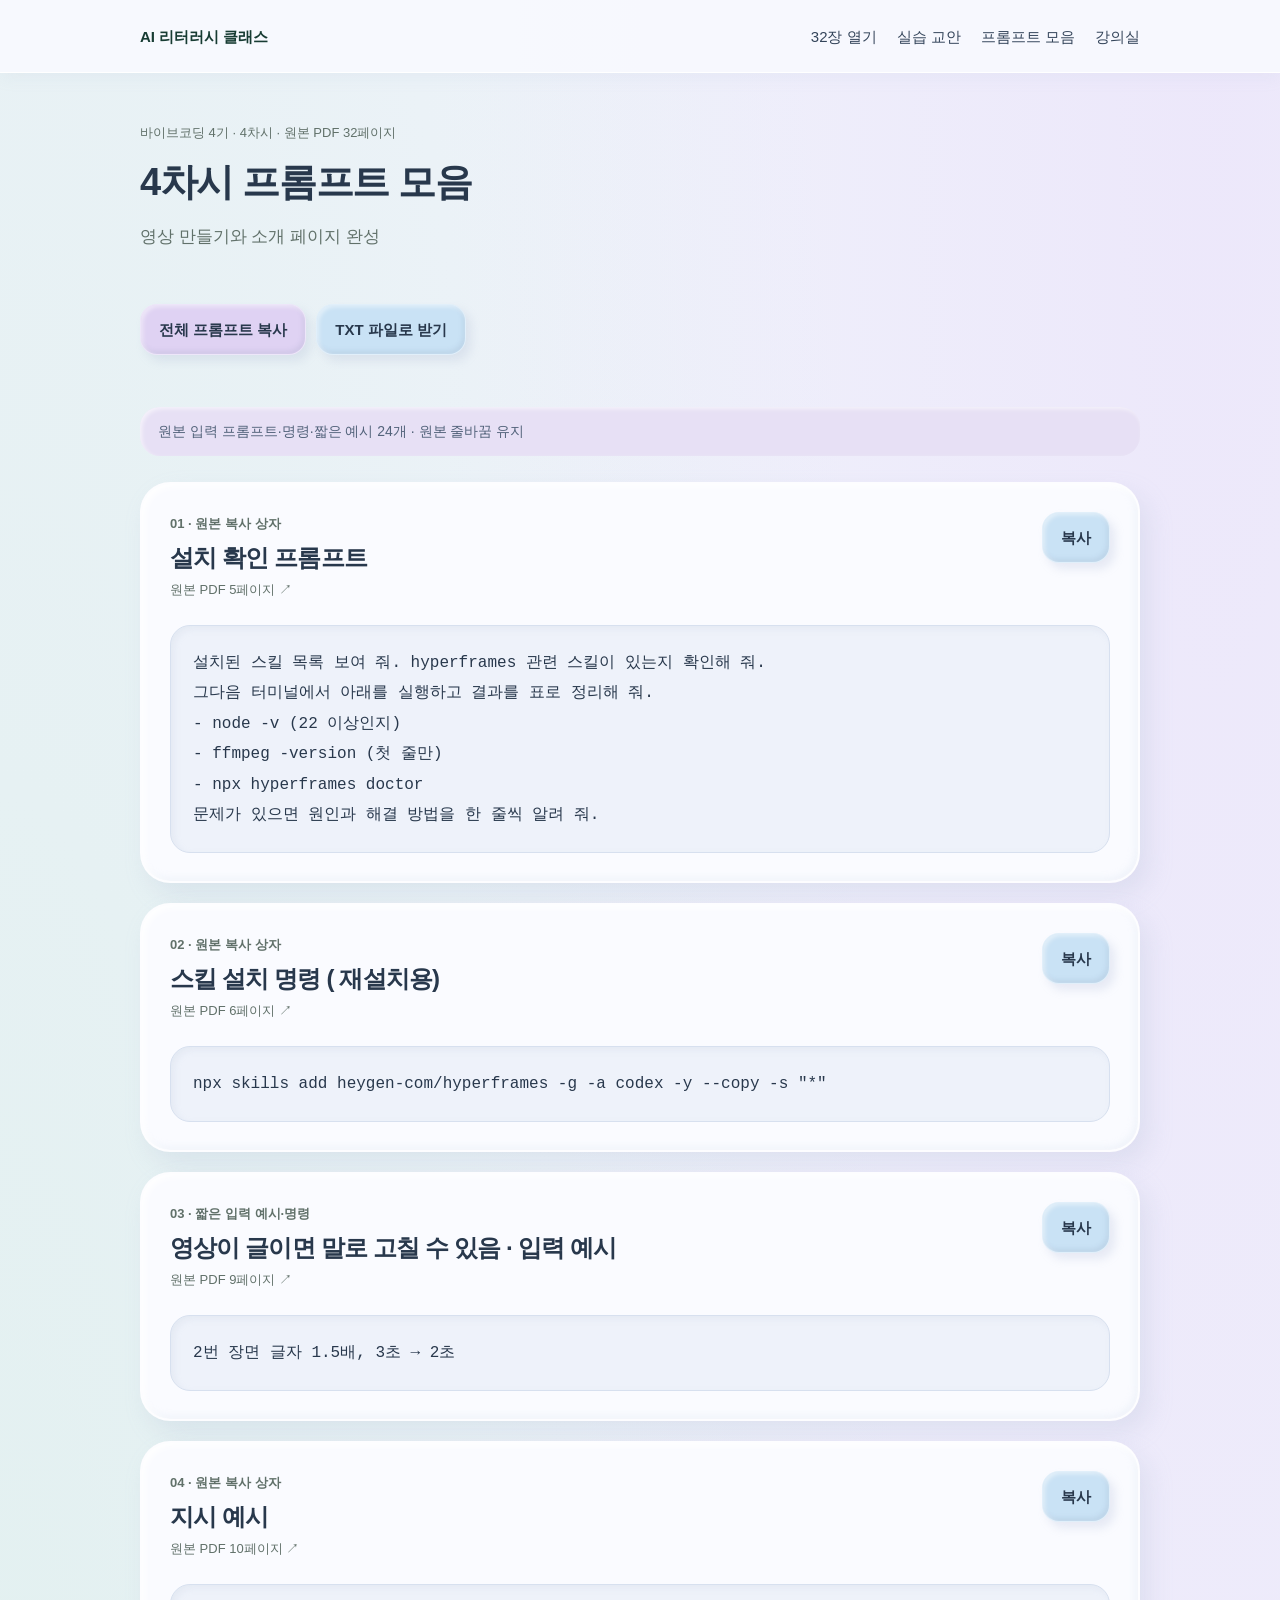
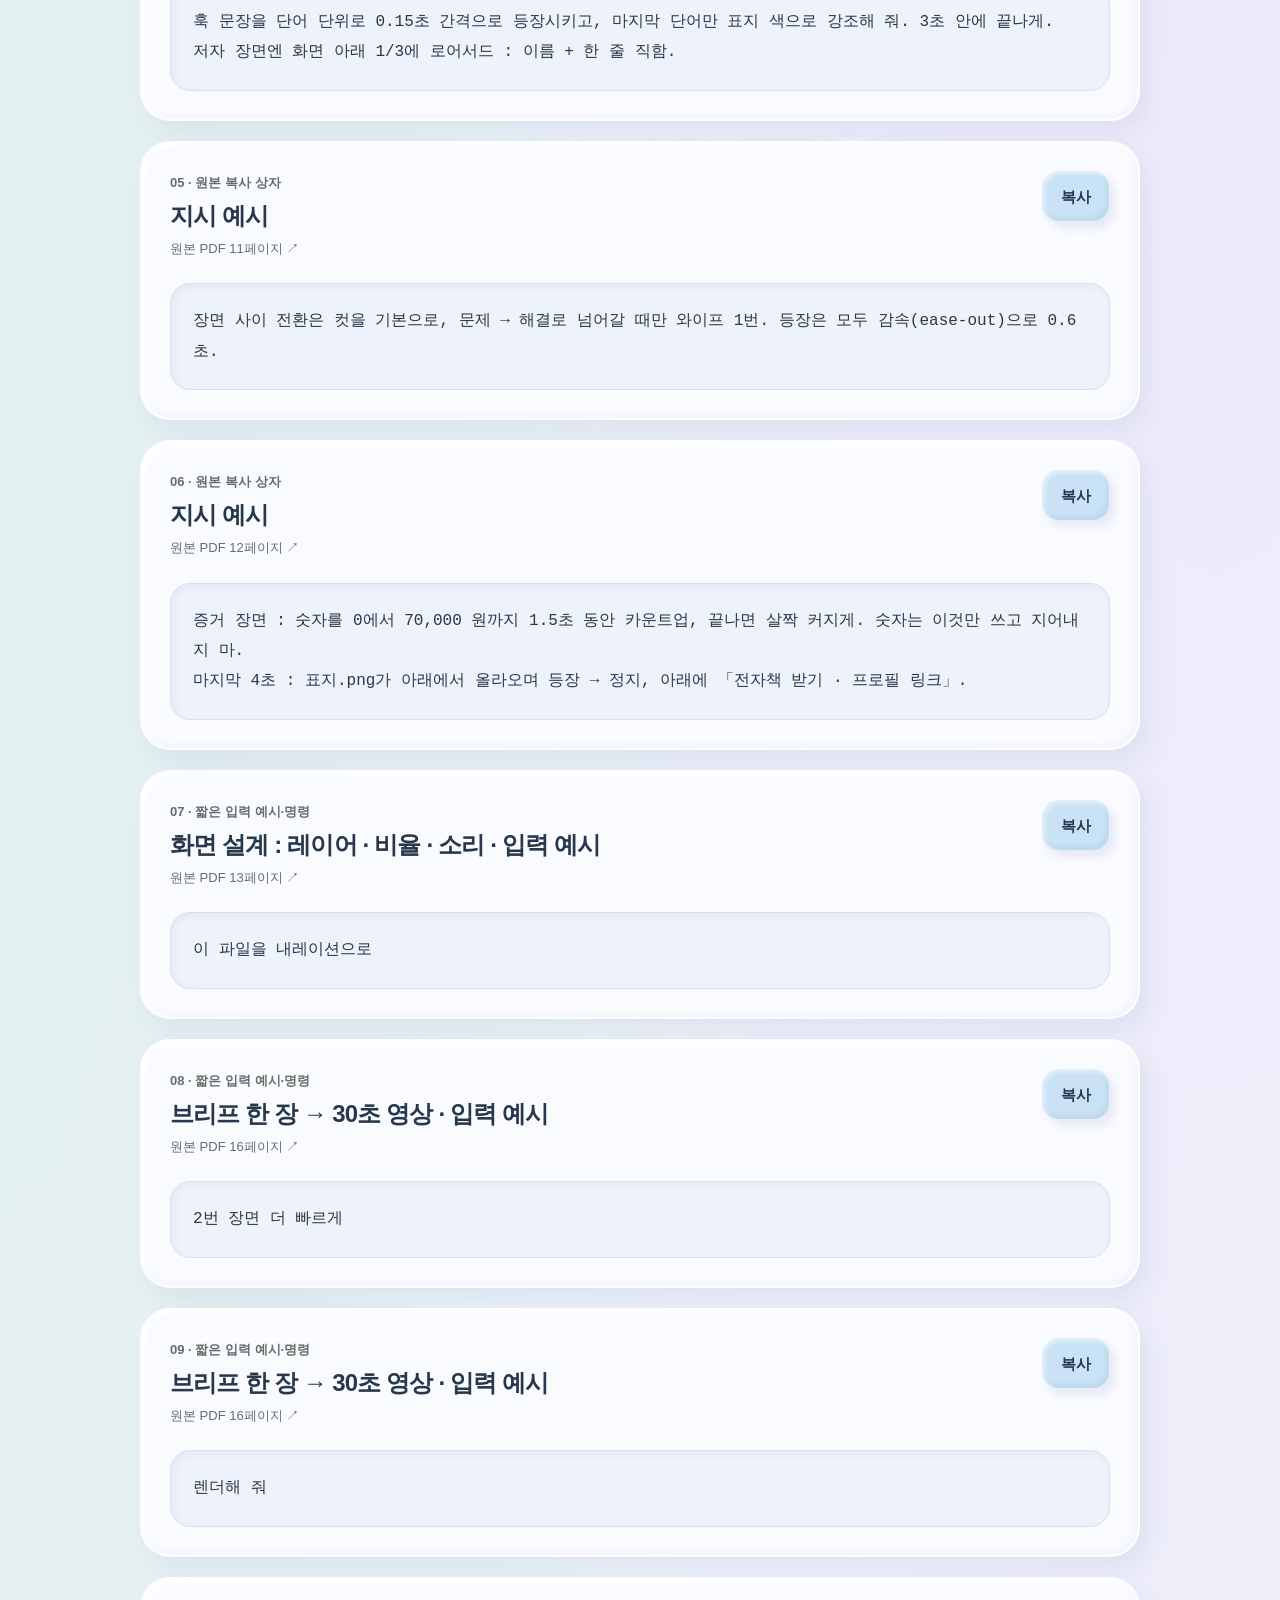
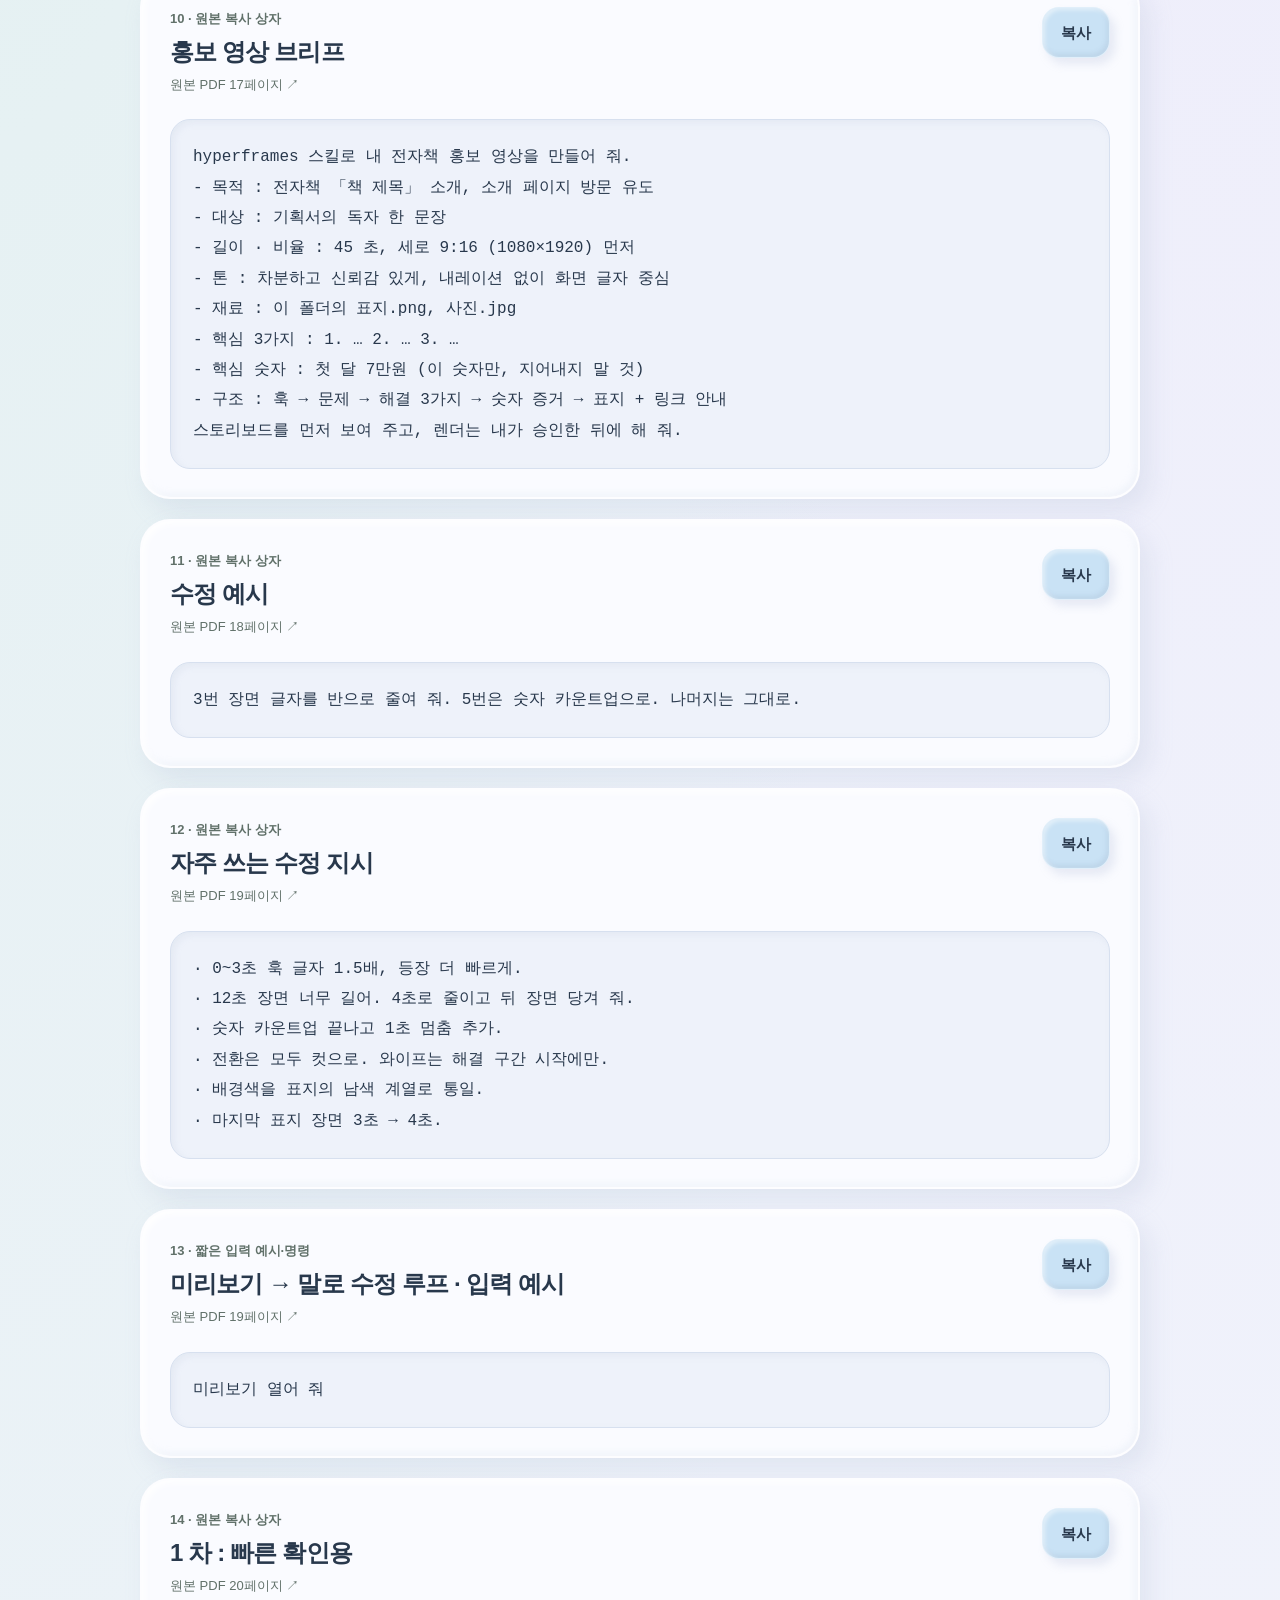
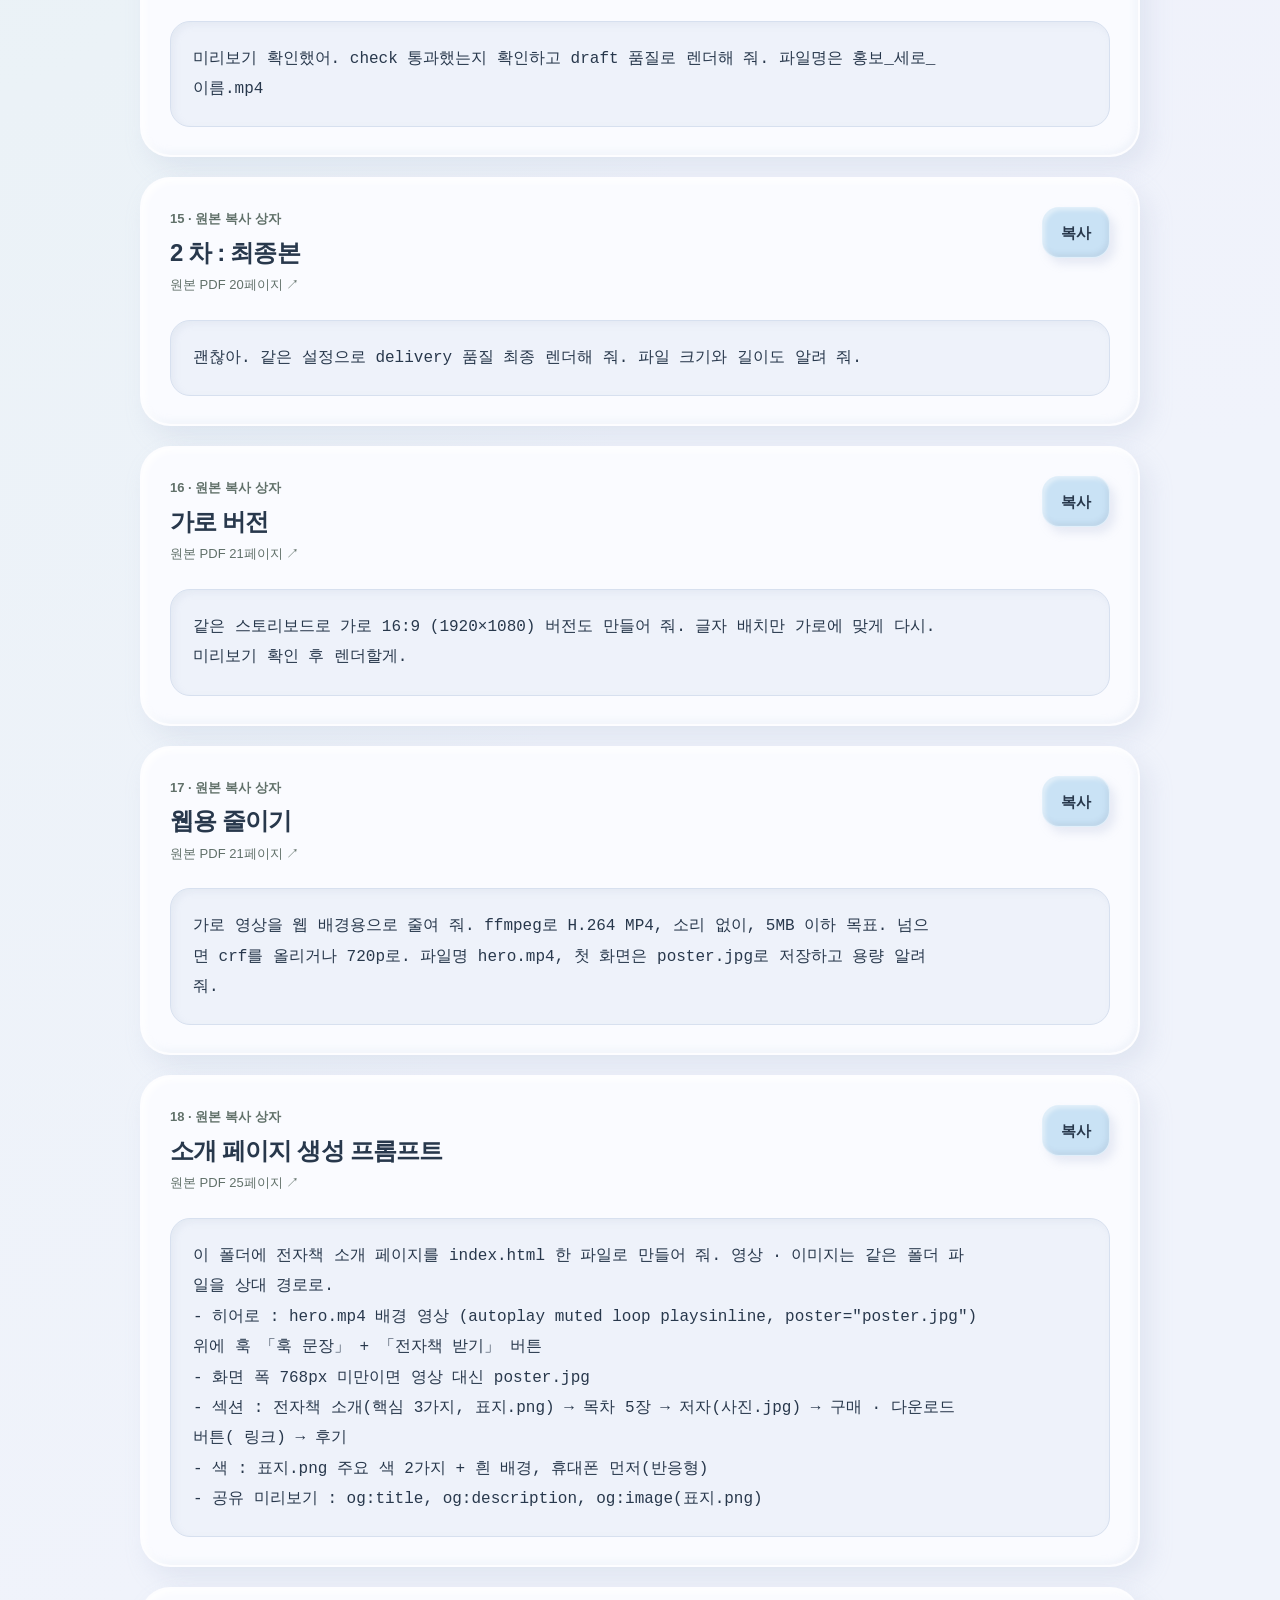
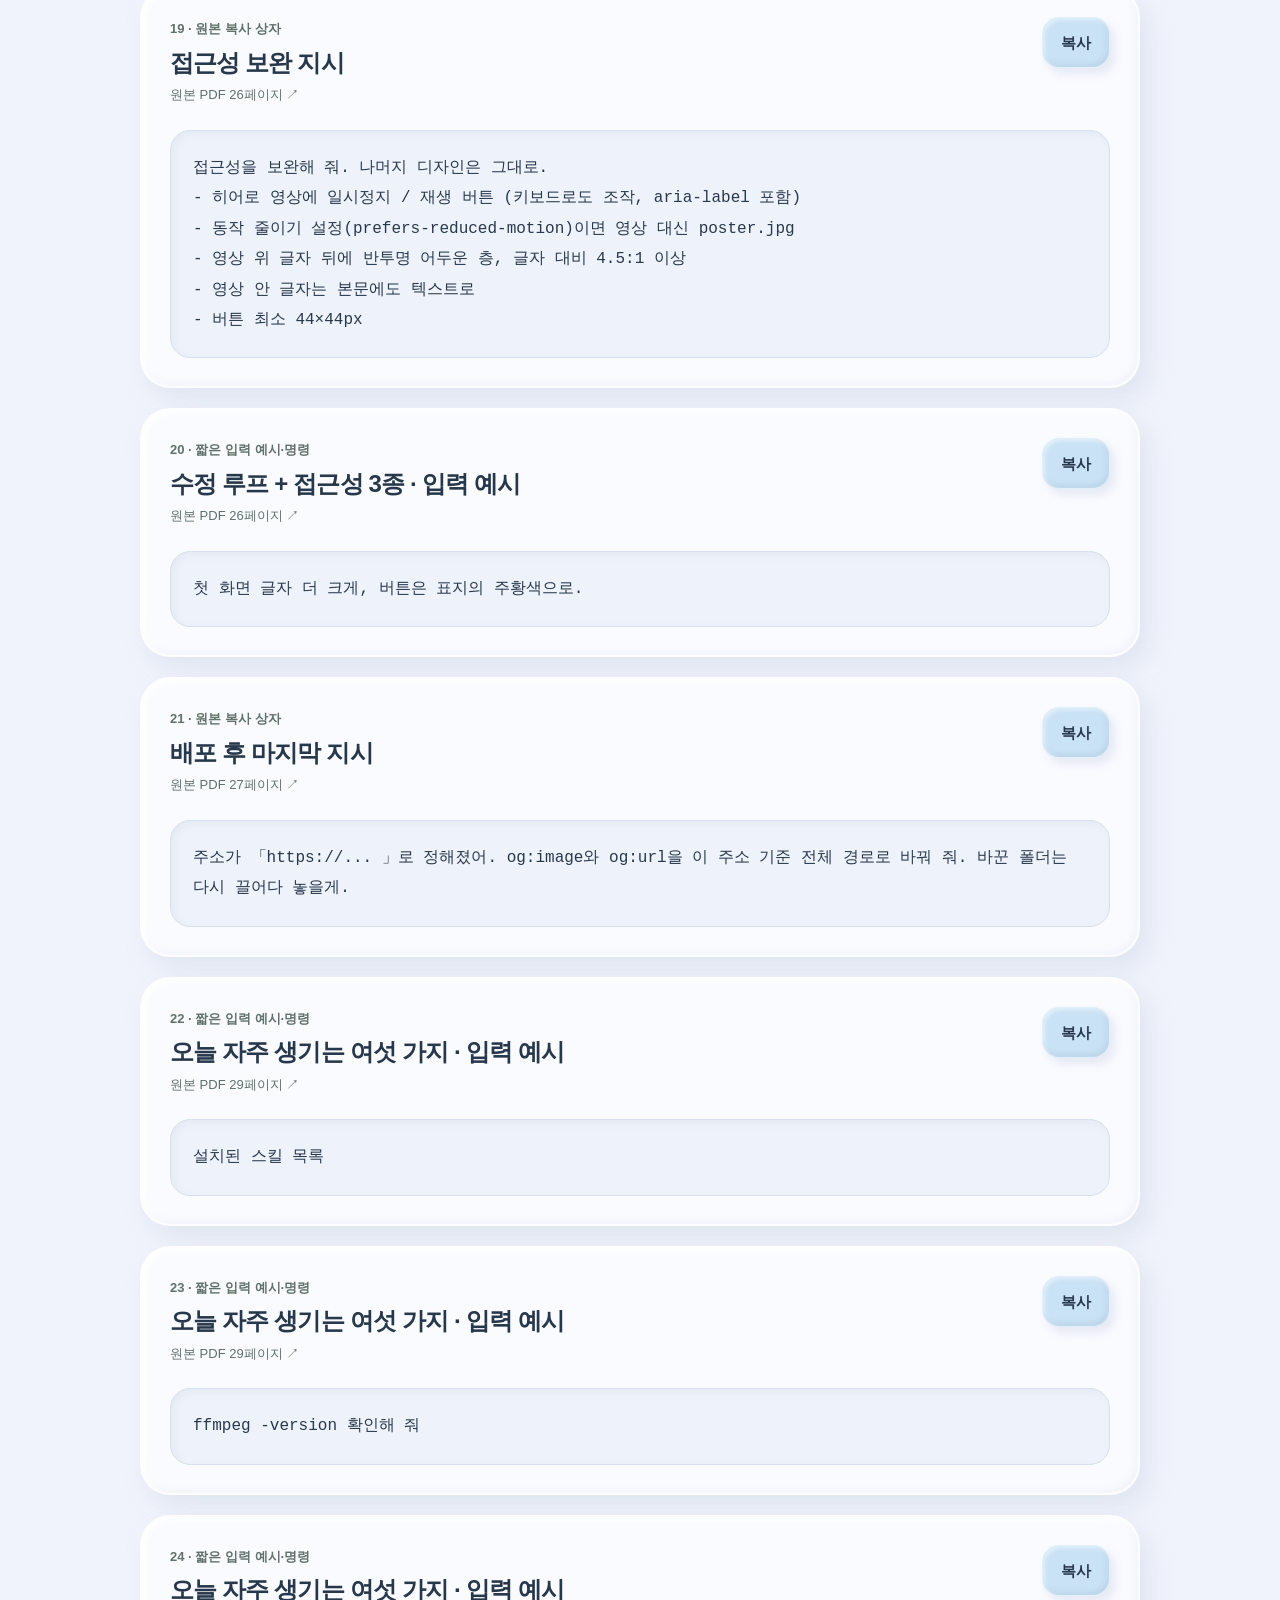
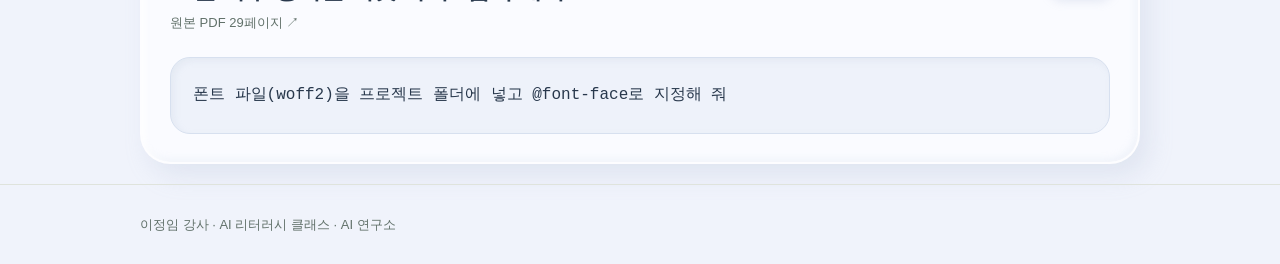
<file: lessons/04/prompts.html>
<!doctype html><html lang="ko"><head><meta charset="utf-8"><meta name="viewport" content="width=device-width,initial-scale=1"><title>4차시 프롬프트 모음 · 바이브코딩 4기</title><style>*{box-sizing:border-box}html{scroll-behavior:smooth;scroll-padding-top:90px}body{margin:0;background:#f5f3ee;color:#303c37;font:17px/1.8 Pretendard,"Malgun Gothic",sans-serif;word-break:keep-all;overflow-wrap:anywhere}a{color:inherit;text-decoration:none}button{font:inherit;cursor:pointer}a:focus-visible,button:focus-visible,input:focus-visible{outline:3px solid #a37a35;outline-offset:4px}h1,h2,h3,p{margin:0}h1,h2,h3{line-height:1.4;letter-spacing:-.04em;color:#173c33}header{background:#ffffffed;border-bottom:1px solid #dde3de;position:sticky;top:0;z-index:10}.wrap{max-width:1060px;margin:auto;padding:0 30px}.top{min-height:72px;display:flex;align-items:center;justify-content:space-between;gap:20px}.brand{font-weight:800;color:#173c33}.top nav{display:flex;gap:20px;flex-wrap:wrap}.top a{min-height:44px;display:inline-flex;align-items:center;font-size:15px}.hero{padding:48px 0 30px}.eyebrow,.source{font-size:13px;color:#61716a}.eyebrow{margin-bottom:12px}h1{font-size:38px}.lead{margin-top:12px;color:#61716a}.toolbar{display:flex;gap:10px;flex-wrap:wrap;margin-top:22px}.btn{border:0;border-radius:9px;background:#173c33;color:white;padding:11px 18px;min-height:44px;font-weight:700;font-size:15px;display:inline-flex;align-items:center;justify-content:center}.btn.secondary{background:#e8eee9;color:#173c33}.index{background:#e8eee9;border-radius:12px;padding:18px 22px;display:flex;gap:10px 24px;flex-wrap:wrap;margin:0 0 28px}.index a{font-size:15px;min-height:44px;display:inline-flex;align-items:center}.card{background:white;border-radius:18px;padding:28px;margin-bottom:20px;box-shadow:0 7px 30px #173c3308}.card-head{display:flex;align-items:flex-start;justify-content:space-between;gap:16px}.card h2{font-size:24px;margin-top:5px}.purpose{color:#61716a;font-size:15px;margin-top:10px}.prompt-text{white-space:pre-wrap;overflow-wrap:anywhere;word-break:normal;font:16px/1.9 Pretendard,"Malgun Gothic",sans-serif;margin:20px 0 0;background:#f5f3ee;border:1px solid #e4e7df;border-radius:10px;padding:22px;user-select:text}.number{font-size:13px;font-weight:700;color:#61716a}.guide-text p{margin:13px 0}.guide-text ul,.guide-text ol{padding-left:24px;margin:14px 0}.guide-text li{margin:8px 0}.checklist{padding:0;list-style:none}.checklist label{display:flex;align-items:flex-start;gap:12px;padding:12px 0;border-bottom:1px solid #edf0ec;cursor:pointer}.checklist input{margin-top:7px;width:20px;height:20px;flex:none;accent-color:#173c33}.inline-prompts{display:flex;flex-wrap:wrap;gap:8px;margin-top:20px}.inline-prompts a{padding:9px 12px;border-radius:8px;background:#e8eee9;font-size:14px;min-height:44px;color:#173c33}.notice{border-left:3px solid #c4a56c;padding:12px 18px;background:#ecebe2;color:#61716a;font-size:14px;margin:16px 0 26px}.step-heading{margin:34px 0 18px;font-size:25px}footer{padding:28px 0;border-top:1px solid #dfe3dc;color:#61716a;font-size:13px}.status{font-size:14px;color:#173c33;margin-top:12px;min-height:24px}details{margin-bottom:24px}summary{cursor:pointer;min-height:44px;color:#173c33;font-weight:700}.toc-list{display:grid;grid-template-columns:1fr 1fr;gap:8px 20px;list-style:none;padding:0}.toc-list a{display:block;padding:7px 0;font-size:14px;min-height:44px}.skip{position:absolute;top:-100px;background:white;padding:10px;z-index:99}.skip:focus{top:0}@media(max-width:760px){.wrap{padding:0 20px}.top{align-items:flex-start;flex-direction:column;gap:0;padding:12px 0}.top nav{gap:14px}.top a{font-size:13px;min-height:36px}.hero{padding:30px 0 22px}h1{font-size:30px}.card{padding:22px}.card h2{font-size:22px}.card-head{gap:10px}.card-head .btn{flex:none;padding:9px 12px;font-size:13px}.prompt-text{padding:16px;font-size:15px}.toc-list{grid-template-columns:1fr}.index{padding:12px 16px;gap:2px 15px}html{scroll-padding-top:125px}}@media(prefers-reduced-motion:reduce){html{scroll-behavior:auto}}details img{max-width:100%;height:auto}.source-block{white-space:pre-wrap;margin:12px 0}.source-table{width:100%;border-collapse:collapse}.source-table td{vertical-align:top;padding:10px;border-bottom:1px solid #eee}</style><link rel="stylesheet" href="../../clay-theme.css"></head><body><header><div class="wrap top"><a class="brand" href="../../index.html">AI 리터러시 클래스</a><nav><a href="slides.html?slide=1&mode=study">32장 열기</a><a href="practice.html">실습 교안</a><a href="prompts.html">프롬프트 모음</a><a href="../../index.html">강의실</a></nav></div></header><main class="wrap"><section class="hero"><p class="eyebrow">바이브코딩 4기 · 4차시 · 원본 PDF 32페이지</p><h1>4차시 프롬프트 모음</h1><p class="lead">영상 만들기와 소개 페이지 완성</p></section><div class="toolbar"><button class="btn" id="copyAll">전체 프롬프트 복사</button><button class="btn secondary" id="downloadTxt">TXT 파일로 받기</button></div><p class="status" id="copyStatus" role="status"></p><p class="notice">원본 입력 프롬프트·명령·짧은 예시 24개 · 원본 줄바꿈 유지</p><article class="card" id="prompt-1"><div class="card-head"><div><p class="number">01 · 원본 복사 상자</p><h2>설치 확인 프롬프트</h2><a class="source" href="slides.html?slide=5&mode=study">원본 PDF 5페이지 ↗</a></div><button class="btn secondary" data-copy="prompt-1">복사</button></div><pre class="prompt-text">설치된 스킬 목록 보여 줘. hyperframes 관련 스킬이 있는지 확인해 줘.
그다음 터미널에서 아래를 실행하고 결과를 표로 정리해 줘.
- node -v (22 이상인지)
- ffmpeg -version (첫 줄만)
- npx hyperframes doctor
문제가 있으면 원인과 해결 방법을 한 줄씩 알려 줘.</pre></article><article class="card" id="prompt-2"><div class="card-head"><div><p class="number">02 · 원본 복사 상자</p><h2>스킬 설치 명령 ( 재설치용)</h2><a class="source" href="slides.html?slide=6&mode=study">원본 PDF 6페이지 ↗</a></div><button class="btn secondary" data-copy="prompt-2">복사</button></div><pre class="prompt-text">npx skills add heygen-com/hyperframes -g -a codex -y --copy -s &quot;*&quot;</pre></article><article class="card" id="prompt-3"><div class="card-head"><div><p class="number">03 · 짧은 입력 예시·명령</p><h2>영상이 글이면 말로 고칠 수 있음 · 입력 예시</h2><a class="source" href="slides.html?slide=9&mode=study">원본 PDF 9페이지 ↗</a></div><button class="btn secondary" data-copy="prompt-3">복사</button></div><pre class="prompt-text">2번 장면 글자 1.5배, 3초 → 2초</pre></article><article class="card" id="prompt-4"><div class="card-head"><div><p class="number">04 · 원본 복사 상자</p><h2>지시 예시</h2><a class="source" href="slides.html?slide=10&mode=study">원본 PDF 10페이지 ↗</a></div><button class="btn secondary" data-copy="prompt-4">복사</button></div><pre class="prompt-text">훅 문장을 단어 단위로 0.15초 간격으로 등장시키고, 마지막 단어만 표지 색으로 강조해 줘. 3초 안에 끝나게.
저자 장면엔 화면 아래 1/3에 로어서드 : 이름 + 한 줄 직함.</pre></article><article class="card" id="prompt-5"><div class="card-head"><div><p class="number">05 · 원본 복사 상자</p><h2>지시 예시</h2><a class="source" href="slides.html?slide=11&mode=study">원본 PDF 11페이지 ↗</a></div><button class="btn secondary" data-copy="prompt-5">복사</button></div><pre class="prompt-text">장면 사이 전환은 컷을 기본으로, 문제 → 해결로 넘어갈 때만 와이프 1번. 등장은 모두 감속(ease-out)으로 0.6초.</pre></article><article class="card" id="prompt-6"><div class="card-head"><div><p class="number">06 · 원본 복사 상자</p><h2>지시 예시</h2><a class="source" href="slides.html?slide=12&mode=study">원본 PDF 12페이지 ↗</a></div><button class="btn secondary" data-copy="prompt-6">복사</button></div><pre class="prompt-text">증거 장면 : 숫자를 0에서 70,000 원까지 1.5초 동안 카운트업, 끝나면 살짝 커지게. 숫자는 이것만 쓰고 지어내지 마.
마지막 4초 : 표지.png가 아래에서 올라오며 등장 → 정지, 아래에 「전자책 받기 · 프로필 링크」.</pre></article><article class="card" id="prompt-7"><div class="card-head"><div><p class="number">07 · 짧은 입력 예시·명령</p><h2>화면 설계 : 레이어 · 비율 · 소리 · 입력 예시</h2><a class="source" href="slides.html?slide=13&mode=study">원본 PDF 13페이지 ↗</a></div><button class="btn secondary" data-copy="prompt-7">복사</button></div><pre class="prompt-text">이 파일을 내레이션으로</pre></article><article class="card" id="prompt-8"><div class="card-head"><div><p class="number">08 · 짧은 입력 예시·명령</p><h2>브리프 한 장 → 30초 영상 · 입력 예시</h2><a class="source" href="slides.html?slide=16&mode=study">원본 PDF 16페이지 ↗</a></div><button class="btn secondary" data-copy="prompt-8">복사</button></div><pre class="prompt-text">2번 장면 더 빠르게</pre></article><article class="card" id="prompt-9"><div class="card-head"><div><p class="number">09 · 짧은 입력 예시·명령</p><h2>브리프 한 장 → 30초 영상 · 입력 예시</h2><a class="source" href="slides.html?slide=16&mode=study">원본 PDF 16페이지 ↗</a></div><button class="btn secondary" data-copy="prompt-9">복사</button></div><pre class="prompt-text">렌더해 줘</pre></article><article class="card" id="prompt-10"><div class="card-head"><div><p class="number">10 · 원본 복사 상자</p><h2>홍보 영상 브리프</h2><a class="source" href="slides.html?slide=17&mode=study">원본 PDF 17페이지 ↗</a></div><button class="btn secondary" data-copy="prompt-10">복사</button></div><pre class="prompt-text">hyperframes 스킬로 내 전자책 홍보 영상을 만들어 줘.
- 목적 : 전자책 「책 제목」 소개, 소개 페이지 방문 유도
- 대상 : 기획서의 독자 한 문장
- 길이 · 비율 : 45 초, 세로 9:16 (1080×1920) 먼저
- 톤 : 차분하고 신뢰감 있게, 내레이션 없이 화면 글자 중심
- 재료 : 이 폴더의 표지.png, 사진.jpg
- 핵심 3가지 : 1. … 2. … 3. …
- 핵심 숫자 : 첫 달 7만원 (이 숫자만, 지어내지 말 것)
- 구조 : 훅 → 문제 → 해결 3가지 → 숫자 증거 → 표지 + 링크 안내
스토리보드를 먼저 보여 주고, 렌더는 내가 승인한 뒤에 해 줘.</pre></article><article class="card" id="prompt-11"><div class="card-head"><div><p class="number">11 · 원본 복사 상자</p><h2>수정 예시</h2><a class="source" href="slides.html?slide=18&mode=study">원본 PDF 18페이지 ↗</a></div><button class="btn secondary" data-copy="prompt-11">복사</button></div><pre class="prompt-text">3번 장면 글자를 반으로 줄여 줘. 5번은 숫자 카운트업으로. 나머지는 그대로.</pre></article><article class="card" id="prompt-12"><div class="card-head"><div><p class="number">12 · 원본 복사 상자</p><h2>자주 쓰는 수정 지시</h2><a class="source" href="slides.html?slide=19&mode=study">원본 PDF 19페이지 ↗</a></div><button class="btn secondary" data-copy="prompt-12">복사</button></div><pre class="prompt-text">· 0~3초 훅 글자 1.5배, 등장 더 빠르게.
· 12초 장면 너무 길어. 4초로 줄이고 뒤 장면 당겨 줘.
· 숫자 카운트업 끝나고 1초 멈춤 추가.
· 전환은 모두 컷으로. 와이프는 해결 구간 시작에만.
· 배경색을 표지의 남색 계열로 통일.
· 마지막 표지 장면 3초 → 4초.</pre></article><article class="card" id="prompt-13"><div class="card-head"><div><p class="number">13 · 짧은 입력 예시·명령</p><h2>미리보기 → 말로 수정 루프 · 입력 예시</h2><a class="source" href="slides.html?slide=19&mode=study">원본 PDF 19페이지 ↗</a></div><button class="btn secondary" data-copy="prompt-13">복사</button></div><pre class="prompt-text">미리보기 열어 줘</pre></article><article class="card" id="prompt-14"><div class="card-head"><div><p class="number">14 · 원본 복사 상자</p><h2>1 차 : 빠른 확인용</h2><a class="source" href="slides.html?slide=20&mode=study">원본 PDF 20페이지 ↗</a></div><button class="btn secondary" data-copy="prompt-14">복사</button></div><pre class="prompt-text">미리보기 확인했어. check 통과했는지 확인하고 draft 품질로 렌더해 줘. 파일명은 홍보_세로_
이름.mp4</pre></article><article class="card" id="prompt-15"><div class="card-head"><div><p class="number">15 · 원본 복사 상자</p><h2>2 차 : 최종본</h2><a class="source" href="slides.html?slide=20&mode=study">원본 PDF 20페이지 ↗</a></div><button class="btn secondary" data-copy="prompt-15">복사</button></div><pre class="prompt-text">괜찮아. 같은 설정으로 delivery 품질 최종 렌더해 줘. 파일 크기와 길이도 알려 줘.</pre></article><article class="card" id="prompt-16"><div class="card-head"><div><p class="number">16 · 원본 복사 상자</p><h2>가로 버전</h2><a class="source" href="slides.html?slide=21&mode=study">원본 PDF 21페이지 ↗</a></div><button class="btn secondary" data-copy="prompt-16">복사</button></div><pre class="prompt-text">같은 스토리보드로 가로 16:9 (1920×1080) 버전도 만들어 줘. 글자 배치만 가로에 맞게 다시.
미리보기 확인 후 렌더할게.</pre></article><article class="card" id="prompt-17"><div class="card-head"><div><p class="number">17 · 원본 복사 상자</p><h2>웹용 줄이기</h2><a class="source" href="slides.html?slide=21&mode=study">원본 PDF 21페이지 ↗</a></div><button class="btn secondary" data-copy="prompt-17">복사</button></div><pre class="prompt-text">가로 영상을 웹 배경용으로 줄여 줘. ffmpeg로 H.264 MP4, 소리 없이, 5MB 이하 목표. 넘으
면 crf를 올리거나 720p로. 파일명 hero.mp4, 첫 화면은 poster.jpg로 저장하고 용량 알려
줘.</pre></article><article class="card" id="prompt-18"><div class="card-head"><div><p class="number">18 · 원본 복사 상자</p><h2>소개 페이지 생성 프롬프트</h2><a class="source" href="slides.html?slide=25&mode=study">원본 PDF 25페이지 ↗</a></div><button class="btn secondary" data-copy="prompt-18">복사</button></div><pre class="prompt-text">이 폴더에 전자책 소개 페이지를 index.html 한 파일로 만들어 줘. 영상 · 이미지는 같은 폴더 파
일을 상대 경로로.
- 히어로 : hero.mp4 배경 영상 (autoplay muted loop playsinline, poster=&quot;poster.jpg&quot;)
위에 훅 「훅 문장」 + 「전자책 받기」 버튼
- 화면 폭 768px 미만이면 영상 대신 poster.jpg
- 섹션 : 전자책 소개(핵심 3가지, 표지.png) → 목차 5장 → 저자(사진.jpg) → 구매 · 다운로드
버튼( 링크) → 후기
- 색 : 표지.png 주요 색 2가지 + 흰 배경, 휴대폰 먼저(반응형)
- 공유 미리보기 : og:title, og:description, og:image(표지.png)</pre></article><article class="card" id="prompt-19"><div class="card-head"><div><p class="number">19 · 원본 복사 상자</p><h2>접근성 보완 지시</h2><a class="source" href="slides.html?slide=26&mode=study">원본 PDF 26페이지 ↗</a></div><button class="btn secondary" data-copy="prompt-19">복사</button></div><pre class="prompt-text">접근성을 보완해 줘. 나머지 디자인은 그대로.
- 히어로 영상에 일시정지 / 재생 버튼 (키보드로도 조작, aria-label 포함)
- 동작 줄이기 설정(prefers-reduced-motion)이면 영상 대신 poster.jpg
- 영상 위 글자 뒤에 반투명 어두운 층, 글자 대비 4.5:1 이상
- 영상 안 글자는 본문에도 텍스트로
- 버튼 최소 44×44px</pre></article><article class="card" id="prompt-20"><div class="card-head"><div><p class="number">20 · 짧은 입력 예시·명령</p><h2>수정 루프 + 접근성 3종 · 입력 예시</h2><a class="source" href="slides.html?slide=26&mode=study">원본 PDF 26페이지 ↗</a></div><button class="btn secondary" data-copy="prompt-20">복사</button></div><pre class="prompt-text">첫 화면 글자 더 크게, 버튼은 표지의 주황색으로.</pre></article><article class="card" id="prompt-21"><div class="card-head"><div><p class="number">21 · 원본 복사 상자</p><h2>배포 후 마지막 지시</h2><a class="source" href="slides.html?slide=27&mode=study">원본 PDF 27페이지 ↗</a></div><button class="btn secondary" data-copy="prompt-21">복사</button></div><pre class="prompt-text">주소가 「https://... 」로 정해졌어. og:image와 og:url을 이 주소 기준 전체 경로로 바꿔 줘. 바꾼 폴더는 다시 끌어다 놓을게.</pre></article><article class="card" id="prompt-22"><div class="card-head"><div><p class="number">22 · 짧은 입력 예시·명령</p><h2>오늘 자주 생기는 여섯 가지 · 입력 예시</h2><a class="source" href="slides.html?slide=29&mode=study">원본 PDF 29페이지 ↗</a></div><button class="btn secondary" data-copy="prompt-22">복사</button></div><pre class="prompt-text">설치된 스킬 목록</pre></article><article class="card" id="prompt-23"><div class="card-head"><div><p class="number">23 · 짧은 입력 예시·명령</p><h2>오늘 자주 생기는 여섯 가지 · 입력 예시</h2><a class="source" href="slides.html?slide=29&mode=study">원본 PDF 29페이지 ↗</a></div><button class="btn secondary" data-copy="prompt-23">복사</button></div><pre class="prompt-text">ffmpeg -version 확인해 줘</pre></article><article class="card" id="prompt-24"><div class="card-head"><div><p class="number">24 · 짧은 입력 예시·명령</p><h2>오늘 자주 생기는 여섯 가지 · 입력 예시</h2><a class="source" href="slides.html?slide=29&mode=study">원본 PDF 29페이지 ↗</a></div><button class="btn secondary" data-copy="prompt-24">복사</button></div><pre class="prompt-text">폰트 파일(woff2)을 프로젝트 폴더에 넣고 @font-face로 지정해 줘</pre></article></main><footer><div class="wrap">이정임 강사 · AI 리터러시 클래스 · AI 연구소</div></footer><script>
const allText=()=>[...document.querySelectorAll('.prompt-text')].map(x=>x.textContent).join('\n\n');
async function copy(text,b){try{await navigator.clipboard.writeText(text);b.textContent='✓ 복사 완료';document.getElementById('copyStatus').textContent='✓ 복사 완료';setTimeout(()=>b.textContent=b.id==='copyAll'?'전체 프롬프트 복사':'복사',1800)}catch(e){document.getElementById('copyStatus').textContent='복사 실패 · 텍스트 선택 후 직접 복사'}}
document.querySelectorAll('[data-copy]').forEach(b=>b.onclick=()=>copy(document.getElementById(b.dataset.copy).querySelector('.prompt-text').textContent,b));
document.getElementById('copyAll').onclick=function(){copy(allText(),this)};
document.getElementById('downloadTxt').onclick=()=>{const blob=new Blob([allText()],{type:'text/plain;charset=utf-8'});const u=URL.createObjectURL(blob),a=document.createElement('a');a.href=u;a.download='lesson-4-prompts.txt';a.click();setTimeout(()=>URL.revokeObjectURL(u),1000)};
</script></body></html>
</file>
<file: clay-theme.css>
/* Claymorphism presentation layer. Original content and Firebase logic preserved. */
:root{--ink:#28384c;--body:#33445a;--muted:#52627a;--paper:#f0f3fb;--soft:#dfede9;--gold:#7c60ad;--white:#fff;--radius:30px;--shadow:9px 12px 24px #a3b1ce35,inset 3px 3px 7px #fff,inset -3px -3px 7px #ced9e739;--clay-mint:#c5e6db;--clay-purple:#dfd2f3;--clay-peach:#f7d6c4;--clay-blue:#c9e2f5}
body:not(.clay-slides){background:radial-gradient(ellipse at 95% 0,#e9dcfa80,transparent 45%),radial-gradient(ellipse at 0 25%,#d7eee790,transparent 50%),var(--paper);color:var(--body)}
body:not(.clay-slides) h1,body:not(.clay-slides) h2,body:not(.clay-slides) h3{color:var(--ink);font-family:Pretendard,"Malgun Gothic",sans-serif;letter-spacing:-.035em}
body:not(.clay-slides) header,.topbar{background:#f8f9feef;border-bottom:1px solid #fff;box-shadow:0 5px 15px #a3b1ce18;backdrop-filter:none}
.card{border:2px solid #ffffffb0;border-radius:30px;background:#fafbff;box-shadow:var(--shadow)}
button,.btn,.button,.index a{border-radius:17px!important;border:1px solid #ffffff70!important;box-shadow:5px 6px 10px #9faecc38,inset 2px 2px 4px #ffffff80,inset -2px -3px 5px #65789b20;min-height:44px}
body:not(.clay-slides) button,body:not(.clay-slides) .btn,body:not(.clay-slides) .button{background:var(--clay-purple);color:var(--ink)}
body:not(.clay-slides) button:disabled{background:#e7eaf1;color:#657184;box-shadow:inset 2px 2px 4px #b7c1d330}
.btn.secondary,.button.secondary,.policy button[aria-checked=false],.preview-head button{background:var(--clay-blue)!important;color:var(--ink)!important}
.brand-mark{background:var(--clay-mint);color:var(--ink);border-radius:13px;box-shadow:3px 4px 7px #a3b1ce45,inset 2px 2px 3px #ffffffb0}
.badge,.course-tag{background:var(--clay-peach);color:var(--ink);border-radius:14px;box-shadow:inset 2px 2px 4px #fff9,3px 4px 9px #a3b1ce20}
.session-strip{background:#e4e8f4;border-radius:22px;box-shadow:inset 3px 3px 7px #bbc7df55,inset -3px -3px 6px #fff;padding:9px;gap:8px}
.session-strip a{border-radius:16px;color:var(--ink)}.session-strip a.current{background:var(--clay-mint);box-shadow:4px 5px 9px #a3b1ce40,inset 2px 2px 4px #fff9}
.lesson.available{background:var(--clay-mint);color:var(--body)}.lesson.available h3,.lesson.available .lesson-label,.lesson.available .lesson-description{color:var(--ink)}
.lesson.available .lesson-number{color:#386c60}.lesson.available .btn{background:#f9fbff;color:var(--ink)}
#lesson-2{background:#e5ddf5}#lesson-3{background:#f7e0d2}#lesson-4{background:#d9eaf8}
.lesson-number{color:#506182}.slide-preview,.viewer-wrap{border-radius:22px;border:3px solid #fff;box-shadow:6px 7px 15px #a3b1ce30}
.slide-preview figcaption{background:#e3ecf5;color:var(--muted)}
.notice{background:#e7e0f5;border:0;border-radius:20px;box-shadow:inset 2px 2px 4px #fff9;color:var(--muted)}
.sessions button{background:#e0e8f3!important;color:var(--ink)!important;border-radius:20px!important}.sessions button[aria-pressed=true]{background:var(--clay-mint)!important;box-shadow:inset 2px 2px 5px #fff,5px 5px 10px #9faecc45}
.summary{border-radius:23px;background:transparent;gap:8px;overflow:visible}.summary div{background:#e0eaf4;border-radius:17px;box-shadow:inset 2px 2px 4px #fff9}.summary strong{color:var(--ink)}
.policy button[aria-checked=true]{background:var(--clay-mint)!important;color:var(--ink)!important}
input{border-radius:15px!important;background:#f7f9ff;border-color:#c4cfdf!important;box-shadow:inset 3px 3px 6px #b9c5dd40}
.resource-grid a{background:var(--clay-blue);border-radius:20px;box-shadow:inset 2px 2px 5px #fff9}
.prompt-text{background:#eef2fa;color:#28384c;border:1px solid #d7e0ef;border-radius:20px;box-shadow:inset 3px 3px 7px #a3b1ce22;font-family:ui-monospace,"Malgun Gothic",monospace}
.demo-symbol{background:var(--clay-peach);border:2px solid #fff;border-radius:23px;box-shadow:var(--shadow)}
.prep:nth-child(1){background:#e2f0e9}.prep:nth-child(2){background:#e9e1f6}.prep:nth-child(3){background:#e1edf9}
.resource-link{background:#f9fbff}.resource-link:hover{box-shadow:var(--shadow)}
a:focus-visible,button:focus-visible,input:focus-visible{outline:3px solid #6352ad!important;outline-offset:4px}
.clay-slides{background:#e3eaf5}.clay-slides #nav{background:#f7f9feeb;border-radius:23px 23px 0 0;box-shadow:0 -3px 15px #6c7d9e25}.clay-slides #nav button{background:var(--clay-blue);color:var(--ink);border-radius:13px!important}.clay-slides #nav button:disabled{background:#e1e7f0;color:#68758a}.clay-slides #counter{color:var(--ink)}.clay-slides #syncStatus{color:#33445a}
#classroom{position:relative}#classroom .hero-line{display:block;padding-right:310px}#classroom .course-tag{display:inline-block;margin-top:18px}
.clay-scene{position:absolute;right:0;top:36px;width:290px;height:230px;pointer-events:none;isolation:isolate}
.clay-laptop{position:absolute;left:62px;top:43px;width:175px;transform:rotate(-7deg)}
.clay-screen{height:125px;background:#bca9e6;border:12px solid #e0d3f5;border-radius:22px;box-shadow:7px 9px 0 #a291c8,inset 4px 5px 10px #7463a444;position:relative}
.clay-screen i{display:block;width:72px;height:7px;margin:9px 0 0 12px;border-radius:8px;background:#f5efff}.clay-screen i:nth-of-type(2){width:48px;background:#c7e7df}.clay-screen i:nth-of-type(3){width:62px}.clay-code{position:absolute;right:12px;top:13px;color:#faf7ff;font-size:35px}
.clay-keyboard{height:29px;background:#e8ddf8;transform:skewX(-22deg);border-radius:8px 8px 15px 15px;box-shadow:5px 7px 0 #baa8d8,inset 3px 3px 5px white;margin:5px -15px 0 -8px}
.clay-bot{position:absolute;width:65px;height:76px;border-radius:26px 26px 23px 23px;box-shadow:7px 9px 13px #8094b540,inset 5px 5px 9px #fff9,inset -5px -5px 8px #6e9b9b45}
.bot-mint{left:26px;top:141px;background:#a9dbcc;transform:rotate(-10deg)}.bot-peach{right:3px;top:117px;background:#f4c6b0;transform:rotate(12deg)}
.clay-bot:before{content:'';position:absolute;top:-13px;left:27px;width:11px;height:19px;border-radius:9px;background:inherit;box-shadow:inset 2px 2px 4px #fff9}.clay-bot:after{content:'';position:absolute;bottom:-9px;left:7px;width:49px;height:16px;background:inherit;border-radius:9px;box-shadow:inset 2px 2px 4px #fff8}
.clay-face{position:absolute;inset:17px 9px 20px;border-radius:15px;background:#f7fbff;box-shadow:inset 2px 2px 4px #c1cddd66;display:flex;justify-content:center;gap:10px;padding-top:10px}.clay-face i{width:5px;height:9px;border-radius:6px;background:#34445f}.clay-face b{position:absolute;left:18px;bottom:8px;width:12px;height:5px;border-bottom:2px solid #34445f;border-radius:0 0 9px 9px}
.clay-orbit{position:absolute;border-radius:50%;box-shadow:inset 4px 4px 8px #fff9,inset -4px -4px 8px #86a7c444,5px 7px 14px #9caaca30}.orbit-one{width:44px;height:44px;background:#b8d9f1;right:13px;top:18px}.orbit-two{width:23px;height:23px;background:#f2cbb6;left:12px;top:68px}.clay-star{position:absolute;left:57px;top:5px;font-size:31px;color:#a9bfd9;text-shadow:2px 3px #fff}
@media(max-width:760px){.card{border-radius:25px}.session-strip{gap:4px}.session-strip a{border-radius:14px}#classroom .hero-line{padding-right:0}.clay-scene{position:relative;top:auto;right:auto;margin:12px auto -6px;width:290px;height:230px}#classroom .session-strip{margin-top:20px}.summary{gap:6px}.summary div{padding:12px!important}.sessions button{border-radius:17px!important}.notice{padding:16px}.clay-slides #nav button{box-shadow:inset 1px 1px 3px #fff8}.clay-slides #nav{border-radius:19px 19px 0 0}}
@media print{.clay-scene{display:none}body{background:white!important}.card{box-shadow:none;border:1px solid #ddd}}
</file>
